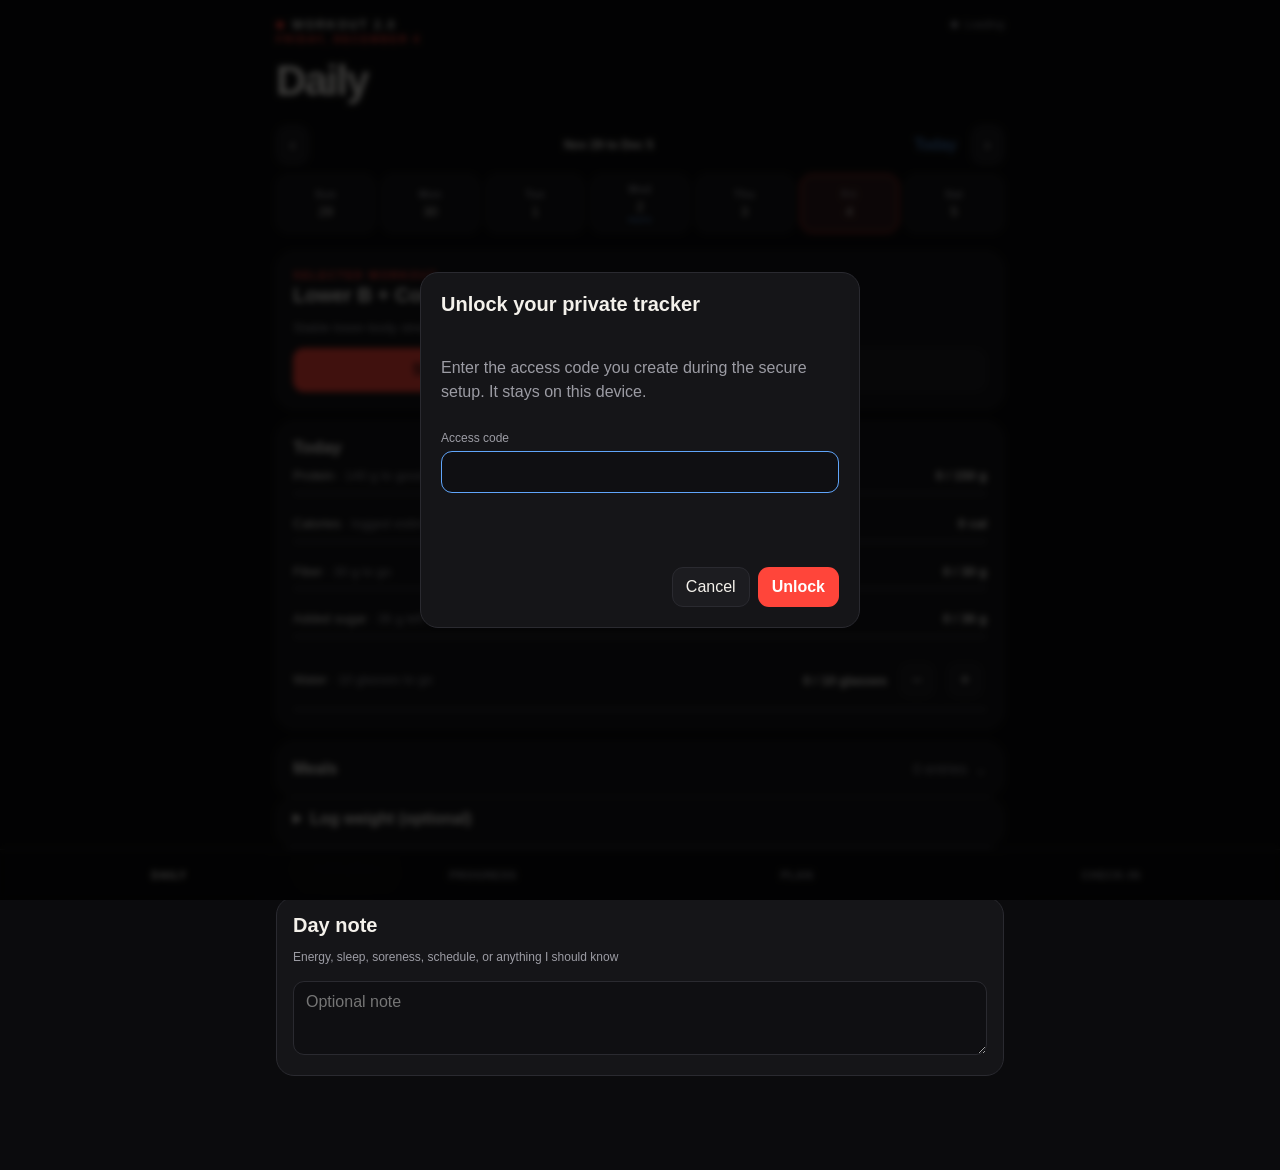
<file: index.html>
<!doctype html>
<html lang="en">
<head>
  <meta charset="utf-8">
  <meta name="viewport" content="width=device-width, initial-scale=1, viewport-fit=cover">
  <meta name="theme-color" content="#0b0b0d">
  <meta http-equiv="Content-Security-Policy" content="default-src 'self'; connect-src 'self' https://vinny-workout-api.vinny-olsauskas.workers.dev; img-src 'self' data: blob:; style-src 'self' 'unsafe-inline'; script-src 'self'; object-src 'none'; base-uri 'none'; form-action 'self'">
  <meta name="apple-mobile-web-app-capable" content="yes">
  <meta name="apple-mobile-web-app-status-bar-style" content="black-translucent">
  <meta name="apple-mobile-web-app-title" content="Workout 2.0">
  <title>Workout 2.0</title>
  <link rel="apple-touch-icon" href="icons/apple-touch-icon.png?v=2.16.42">
  <link rel="icon" type="image/png" sizes="192x192" href="icons/icon-192.png?v=2.16.42">
  <link rel="manifest" href="manifest.webmanifest?v=2.16.42">
  <link rel="stylesheet" href="styles.css?v=2.16.42">
</head>
<body>
  <div id="app" aria-live="polite"></div>
  <button type="button" id="toast" class="toast" aria-live="polite" hidden></button>
  <nav class="bottom-nav" aria-label="Main navigation">
    <button data-view="today">Daily</button>
    <button data-view="progress">Progress</button>
    <button data-view="plan">Plan</button>
    <button data-view="checkin">Check-in</button>
  </nav>

  <dialog id="access-dialog">
    <form method="dialog" id="access-form">
      <h2>Unlock your private tracker</h2>
      <p>Enter the access code you create during the secure setup. It stays on this device.</p>
      <label>Access code
        <input id="access-token" type="password" autocomplete="current-password" required>
      </label>
      <p id="access-error" class="error" role="alert"></p>
      <div class="dialog-actions">
        <button value="cancel" class="secondary">Cancel</button>
        <button value="default" id="access-submit">Unlock</button>
      </div>
    </form>
  </dialog>

  <dialog id="photo-dialog">
    <form method="dialog" id="photo-form">
      <h2 id="photo-title">Add progress photo</h2>
      <p id="photo-help">Use the same lighting, distance, posture, and clothing each time.</p>
      <div class="photo-source-actions">
        <button type="button" class="primary" data-pick-file="photo-camera-input">Take photo</button>
        <button type="button" class="secondary" data-pick-file="photo-input">Choose from library</button>
      </div>
      <input id="photo-camera-input" class="visually-hidden" type="file" accept="image/*" capture="environment">
      <input id="photo-input" class="visually-hidden" type="file" accept="image/*">
      <p id="photo-selection" class="notification-status">No photo selected</p>
      <p id="photo-error" class="error" role="alert"></p>
      <div class="dialog-actions">
        <button type="button" class="secondary" id="photo-cancel">Cancel</button>
        <button type="submit" id="photo-submit">Save photo</button>
      </div>
    </form>
  </dialog>

  <dialog id="treadmill-review" aria-labelledby="treadmill-review-title">
    <form method="dialog" id="treadmill-review-form">
      <h2 id="treadmill-review-title">Review treadmill results</h2>
      <p>Check the readings against your photo. Leave unknown values blank.</p>
      <details><summary>View photo</summary><img id="treadmill-review-photo" alt="Selected treadmill screen" style="max-width:100%;max-height:240px;object-fit:contain"></details>
      <ul id="treadmill-review-warnings" role="status"></ul>
      <div class="grid two">
        <label class="field">Elapsed minutes<input name="durationMinutes" type="number" min="0.001" step="any"></label>
        <label class="field">Distance, mi<input name="distanceMiles" type="number" min="0" step="any"></label>
        <label class="field">Screen calories<input name="calories" type="number" min="0" step="any"></label>
        <label class="field">Average speed, mph<input name="averageSpeedMph" type="number" min="0" step="any"></label>
        <label class="field">Incline<input name="incline" type="number" min="0" max="15" step="any"></label>
      </div>
      <div class="row wrap"><button type="button" class="secondary" data-close-cardio-dialog="treadmill-review">Cancel</button><button type="submit">Confirm</button></div>
    </form>
  </dialog>

  <dialog id="outdoor-cardio" aria-labelledby="outdoor-cardio-title">
    <form method="dialog" id="outdoor-cardio-form">
      <h2 id="outdoor-cardio-title">Log outdoor cardio</h2>
      <div class="grid two">
        <label class="field">Activity<select name="activity"><option value="walk">Walk</option><option value="run">Run</option></select></label>
        <label class="field">Date<input name="date" type="date" required></label>
        <label class="field">Time (Chicago)<input name="time" type="time" required></label>
        <label class="field">Distance, mi<input name="distanceMiles" type="number" min="0.001" step="any" required></label>
        <label class="field">Elapsed minutes<input name="durationMinutes" type="number" min="0.001" step="any" required></label>
      </div>
      <p id="outdoor-cardio-pace" class="notification-status" aria-live="polite"></p>
      <label class="field">Notes (optional)<textarea name="notes" maxlength="500"></textarea></label>
      <p id="outdoor-cardio-error" class="error" role="alert"></p>
      <div class="row wrap"><button type="button" class="secondary" data-close-cardio-dialog="outdoor-cardio">Cancel</button><button type="submit">Save</button></div>
    </form>
  </dialog>

  <dialog id="meal-dialog" aria-labelledby="food-sheet-title">
    <form method="dialog" id="meal-form">
      <header class="food-sheet-header">
        <button type="button" id="food-sheet-back" class="food-neutral food-icon" aria-label="Back" hidden>←</button>
        <h2 id="food-sheet-title">Log food</h2>
        <button value="cancel" id="meal-close" class="food-neutral food-icon" autofocus aria-label="Close Log food">×</button>
      </header>
      <div id="food-tabs" class="food-tabs" role="tablist" aria-label="Food entry method">
        <button type="button" id="food-tab-favorites" role="tab" data-food-tab="favorites" aria-controls="food-favorites" aria-selected="true">Favorites</button>
        <button type="button" id="food-tab-describe" role="tab" data-food-tab="describe" aria-controls="food-describe" aria-selected="false" tabindex="-1">Describe</button>
        <button type="button" id="food-tab-manual" role="tab" data-food-tab="manual" aria-controls="food-manual" aria-selected="false" tabindex="-1">Manual</button>
      </div>
      <div class="food-sheet-content">
        <section id="food-favorites" data-food-panel="favorites" role="tabpanel" aria-labelledby="food-tab-favorites">
          <div id="meal-favorites-slot"></div>
        </section>
        <section id="food-describe" data-food-panel="describe" role="tabpanel" aria-labelledby="food-tab-describe" hidden>
          <label>What did you have?
            <textarea id="meal-notes" placeholder="Describe the food, portion and anything added."></textarea>
          </label>
          <div id="meal-photo-options">
            <div class="photo-source-actions">
              <button type="button" class="food-neutral" data-pick-file="meal-photo-camera">Take photo</button>
              <button type="button" class="food-neutral" data-pick-file="meal-photo">Choose from library</button>
            </div>
            <input id="meal-photo-camera" class="visually-hidden" type="file" accept="image/*" capture="environment">
            <input id="meal-photo" class="visually-hidden" type="file" accept="image/*">
            <label class="food-check"><input id="keep-meal-photo" type="checkbox"> Save photo with this meal</label>
          </div>
          <div id="meal-photo-preview" class="meal-photo-preview" hidden><img id="meal-photo-preview-image" alt="Selected meal photo"><span id="meal-photo-status">Photo attached. Ready to estimate.</span></div>
        </section>
        <section id="food-manual" data-food-panel="manual" role="tabpanel" aria-labelledby="food-tab-manual" hidden>
          <div id="meal-manual-fields"></div>
        </section>
        <section id="meal-result" data-food-panel="review" aria-label="Review food" hidden>
          <div id="meal-review-fields">
            <div id="meal-fields">
              <label>Food name<input id="meal-result-name" autocomplete="off" placeholder="Food name"></label>
              <div id="favorite-portion-adjustment" class="food-portion">
                <span>Portion</span>
                <div class="food-portion-controls" aria-label="Portion">
                  <button type="button" class="food-neutral" data-favorite-portion="-0.5" aria-label="Decrease portion">−</button>
                  <input id="favorite-portion-quantity" type="number" inputmode="decimal" min="0.5" max="50" step="0.5" value="1" aria-label="Portion quantity">
                  <button type="button" class="food-neutral" data-favorite-portion="0.5" aria-label="Increase portion">+</button>
                </div>
              </div>
              <div class="macro-grid">
                <label>Calories<input id="meal-result-calories" type="number" inputmode="decimal" min="0" step="any"></label>
                <label>Protein, g<input id="meal-result-protein" type="number" inputmode="decimal" min="0" step="any"></label>
                <label>Carbs, g<input id="meal-result-carbs" type="number" inputmode="decimal" min="0" step="any"></label>
                <label>Fat, g<input id="meal-result-fat" type="number" inputmode="decimal" min="0" step="any"></label>
                <label>Fiber, g<input id="meal-result-fiber" type="number" inputmode="decimal" min="0" step="any"></label>
                <label>Added sugar, g<input id="meal-result-added-sugar" type="number" inputmode="decimal" min="0" step="any"></label>
              </div>
            </div>
          </div>
          <button type="button" id="meal-when-toggle" class="food-time food-neutral" aria-expanded="false" aria-controls="meal-when"><span id="meal-when-label">Today, now</span><span>· change</span></button>
          <div id="meal-when" class="food-when-fields" hidden>
            <label>Date<input id="meal-date" type="date"></label>
            <label>Time in Chicago<input id="meal-time" type="time"></label>
          </div>
          <details class="food-more-options">
            <summary>More options</summary>
            <div id="meal-confidence" class="food-estimate-note"></div>
            <div class="food-extra-nutrition">
              <label>Saturated fat, g<input id="meal-result-saturated-fat" type="number" inputmode="decimal" min="0" step="any"></label>
              <label>Sodium, mg<input id="meal-result-sodium" type="number" inputmode="decimal" min="0" step="any"></label>
            </div>
            <p id="meal-included-items"></p>
            <p id="meal-nutrition-basis"></p>
            <p id="meal-assumptions"></p>
            <div id="meal-existing-photo" class="existing-meal-photo" hidden></div>
            <label class="food-check"><input id="save-meal-favorite" type="checkbox"> Save as a favorite</label>
            <fieldset id="favorite-category-wrap" hidden>
              <legend>Favorite category</legend>
              <div class="category-options">
                <label><input type="radio" name="favorite-category" value="breakfast"> Breakfast</label>
                <label><input type="radio" name="favorite-category" value="lunch"> Lunch</label>
                <label><input type="radio" name="favorite-category" value="dinner"> Dinner</label>
                <label><input type="radio" name="favorite-category" value="snack"> Snack</label>
              </div>
              <p id="favorite-category-note"></p>
            </fieldset>
            <button type="button" id="duplicate-meal-edit" class="food-neutral" hidden>Duplicate meal</button>
          </details>
        </section>
        <section id="food-manage" data-food-panel="manage" aria-label="Manage favorites" hidden>
          <p class="food-manager-note">Name and category edits save automatically.</p>
          <div id="food-favorite-manager"></div>
        </section>
      </div>
      <p id="meal-error" class="error" role="alert"></p>
      <footer class="food-sheet-footer">
        <button type="button" id="food-manage-favorites" class="food-manage-link">Manage favorites</button>
        <button type="button" id="analyze-meal" class="food-accent" hidden>Estimate for me</button>
        <button type="button" id="manual-meal" class="food-neutral" hidden>Review</button>
        <button type="button" id="save-meal" class="food-accent" hidden>Save</button>
      </footer>
    </form>
  </dialog>

  <script src="workout-domain.js?v=2.16.42"></script>
  <script src="migration.js?v=2.16.42"></script>
  <script src="entry-timing.js?v=2.16.42"></script>
  <script src="app.js?v=2.16.42"></script>
</body>
</html>
</file>
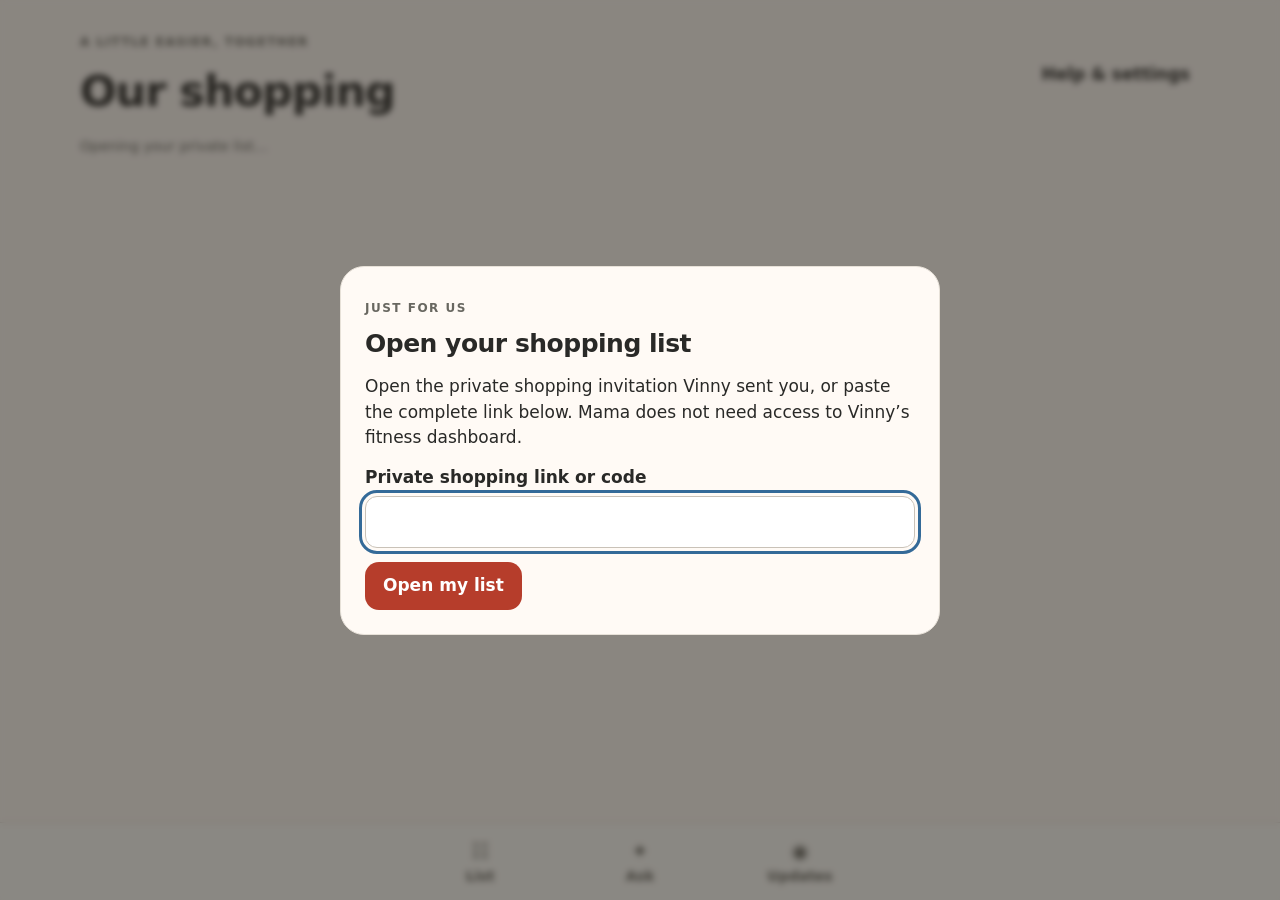
<file: shopping/index.html>
<!doctype html>
<html lang="en"><head><meta charset="utf-8"><meta name="viewport" content="width=device-width,initial-scale=1,viewport-fit=cover"><meta name="theme-color" content="#fffaf5"><meta name="apple-mobile-web-app-capable" content="yes"><meta name="apple-mobile-web-app-title" content="Our Shopping"><meta http-equiv="Content-Security-Policy" content="default-src 'self'; connect-src 'self' https://vinny-workout-api.vinny-olsauskas.workers.dev; img-src 'self' data: blob:; media-src 'self' blob:; style-src 'self'; script-src 'self'; object-src 'none'; base-uri 'none'; form-action 'self'"><title>Our Shopping</title><link rel="manifest" href="manifest.webmanifest"><link rel="apple-touch-icon" href="icons/apple-touch-icon.png"><link rel="stylesheet" href="shopping.css?v=1.0.1"></head>
<body><header class="masthead"><div><p class="eyebrow">A little easier, together</p><h1>Our shopping</h1></div><button id="settings" class="quiet">Help & settings</button></header><div class="connection" id="connection" role="status">Opening your private list…</div><main id="content"></main><nav class="tabs" aria-label="Shopping navigation"><button data-tab="list">☷ <span>List</span></button><button data-tab="ask">✦ <span>Ask</span></button><button data-tab="updates">◉ <span>Updates</span></button></nav>
<dialog id="editor"><form id="editor-form"><div class="dialog-title"><h2 id="editor-title"></h2><button type="button" id="close-editor" class="quiet" aria-label="Close">Close</button></div><div id="editor-fields"></div><p id="editor-error" role="alert"></p><div class="actions"><button type="submit" id="editor-save">Save</button><button type="button" id="cancel-editor" class="secondary">Cancel</button></div></form></dialog>
<dialog id="access"><form id="access-form"><p class="eyebrow">Just for us</p><h2>Open your shopping list</h2><p>Open the private shopping invitation Vinny sent you, or paste the complete link below. Mama does not need access to Vinny’s fitness dashboard.</p><label>Private shopping link or code<input id="access-code" type="password" autocomplete="off" autocapitalize="none" spellcheck="false" required></label><p id="access-error" role="alert"></p><button type="submit">Open my list</button><button type="button" id="use-vinny" class="secondary" hidden>Vinny: use my saved dashboard access</button></form></dialog>
<div id="notice" role="status" hidden></div><script src="shopping.js?v=1.0.1"></script></body></html>
</file>
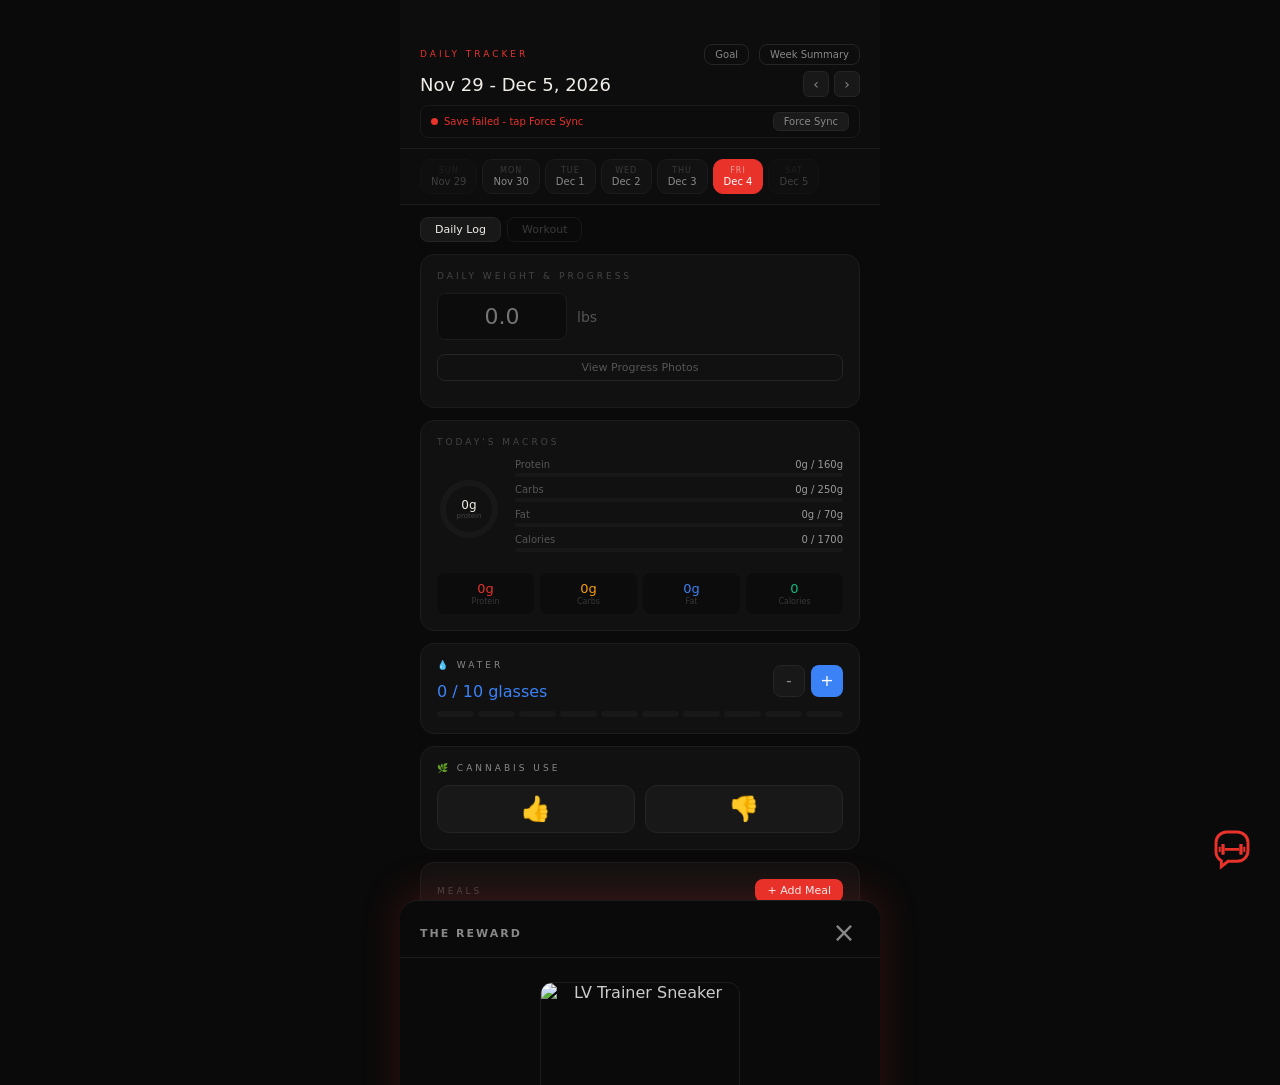
<file: index_legacy.html>
<!DOCTYPE html>
<html lang="en">
<head>
<meta charset="UTF-8">
<meta name="viewport" content="width=device-width, initial-scale=1.0, viewport-fit=cover">
<meta name="apple-mobile-web-app-capable" content="yes">
<meta name="apple-mobile-web-app-status-bar-style" content="black-translucent">
<meta name="apple-mobile-web-app-title" content="My Tracker">
<title>My Tracker</title>
<style>
*{box-sizing:border-box;margin:0;padding:0;-webkit-tap-highlight-color:transparent;}
body{background:#0a0a0a;color:#ccc;font-family:-apple-system,BlinkMacSystemFont,system-ui,sans-serif;max-width:480px;margin:0 auto;padding-bottom:100px;min-height:100vh;}
button,textarea,input{font-family:inherit;}
.hdr{padding:44px 20px 10px;background:#0d0d0d;border-bottom:1px solid #1c1c1c;position:sticky;top:0;z-index:100;}
.hlbl{font-size:9px;letter-spacing:3px;color:#e8322a;text-transform:uppercase;margin-bottom:2px;}
.hrow{display:flex;justify-content:space-between;align-items:center;}
.htitle{font-size:18px;font-weight:500;color:#f0ede8;}
.navb{display:flex;gap:5px;align-items:center;}
.nbtn{background:#181818;border:1px solid #252525;border-radius:6px;width:26px;height:26px;color:#888;font-size:14px;cursor:pointer;display:flex;align-items:center;justify-content:center;}
.wsbtn{background:transparent;border:1px solid #252525;border-radius:8px;padding:4px 10px;font-size:10px;color:#888;cursor:pointer;margin-left:4px;white-space:nowrap;}
.wsbtn.on{border-color:#e8322a;color:#e8322a;}
.sync-bar{display:flex;align-items:center;gap:6px;margin-top:6px;padding:6px 10px;background:#0c0c0c;border-radius:8px;border:1px solid #1a1a1a;}
.sync-dot{width:7px;height:7px;border-radius:50%;flex-shrink:0;}
.sync-txt{font-size:10px;flex:1;}
.sync-btn{background:#1a1a1a;border:1px solid #252525;border-radius:6px;padding:3px 10px;font-size:10px;color:#888;cursor:pointer;white-space:nowrap;}
.tabs{display:flex;gap:5px;padding:10px 20px;overflow-x:auto;background:#0d0d0d;border-bottom:1px solid #1c1c1c;scrollbar-width:none;}
.tabs::-webkit-scrollbar{display:none;}
.tab{flex-shrink:0;border-radius:10px;padding:6px 10px;text-align:center;border:1px solid #1c1c1c;background:#121212;cursor:pointer;}
.tab.on{background:#e8322a;border-color:#e8322a;}
.tab.rest{opacity:0.4;}
.tday{font-size:8px;letter-spacing:1px;color:#3a3a3a;text-transform:uppercase;margin-bottom:1px;}
.tab.on .tday{color:rgba(255,255,255,0.5);}
.ttype{font-size:10px;font-weight:500;color:#888;}
.tab.on .ttype{color:#fff;}
.tdone{font-size:7px;color:#e8322a;margin-top:2px;}
.tab.on .tdone{color:rgba(255,255,255,0.7);}
.vtog{display:flex;gap:6px;padding:12px 20px 0;}
.vbtn{background:transparent;border:1px solid #181818;border-radius:8px;padding:5px 14px;color:#3a3a3a;font-size:11px;cursor:pointer;}
.vbtn.on{background:#181818;border-color:#252525;color:#f0ede8;font-weight:500;}
.pg{padding:12px 20px 0;}
.card{background:#111;border:1px solid #1c1c1c;border-radius:14px;padding:16px;margin-bottom:12px;}
.slbl{font-size:9px;letter-spacing:3px;color:#444;text-transform:uppercase;margin-bottom:12px;}
.bar{margin-bottom:7px;}
.blr{display:flex;justify-content:space-between;font-size:10px;color:#555;margin-bottom:3px;}
.bt{background:#181818;border-radius:3px;height:4px;}
.bf{height:100%;border-radius:3px;}
.chips{display:grid;grid-template-columns:repeat(4,1fr);gap:6px;}
.chip{background:#0c0c0c;border-radius:8px;padding:8px 4px;text-align:center;}
.cv{font-size:13px;font-weight:500;}
.cl{font-size:8px;color:#383838;margin-top:1px;}
.wseg{flex:1;height:6px;border-radius:3px;background:#181818;cursor:pointer;}
.wseg.on{background:#3b82f6;}
.addbtn{background:#e8322a;border:none;border-radius:8px;padding:5px 12px;color:#fff;font-size:11px;font-weight:500;cursor:pointer;}
.mta{width:100%;background:#111;border:1px solid #1c1c1c;border-radius:8px;color:#f0ede8;font-size:12px;padding:10px;resize:none;height:60px;margin-bottom:8px;display:block;}
.phbtn{width:100%;background:#111;border:1px dashed #252525;border-radius:8px;padding:10px 0;color:#444;font-size:12px;cursor:pointer;margin-bottom:10px;}
.cancelbtn{flex:1;background:transparent;border:1px solid #252525;border-radius:8px;color:#555;font-size:12px;padding:8px 0;cursor:pointer;}
.anlzbtn{flex:2;background:#e8322a;border:none;border-radius:8px;color:#fff;font-size:12px;font-weight:500;padding:8px 0;cursor:pointer;}
.anlzbtn:disabled{background:#252525;opacity:0.5;}
.ex-card{border-radius:12px;padding:13px 14px;margin-bottom:8px;border:1px solid #1c1c1c;background:#111;}
.ex-card.done{border-left:3px solid #10b981;}
.ex-card.prog{border:1px solid #f59e0b;border-left:3px solid #f59e0b;}
.ex-card.todo{opacity:0.5;}
.ex-circle-done{width:20px;height:20px;border-radius:50%;background:#10b981;display:flex;align-items:center;justify-content:center;flex-shrink:0;cursor:pointer;}
.ex-circle-prog{width:20px;height:20px;border-radius:50%;border:2px solid #f59e0b;display:flex;align-items:center;justify-content:center;flex-shrink:0;cursor:pointer;}
.ex-circle-todo{width:20px;height:20px;border-radius:50%;border:1.5px solid #252525;flex-shrink:0;cursor:pointer;}
.demo-btn{background:#0c0c0c;border:1px solid #252525;border-radius:6px;padding:4px 8px;font-size:10px;color:#888;cursor:pointer;white-space:nowrap;flex-shrink:0;}
.demo-btn.on{background:#f59e0b;border-color:#f59e0b;color:#000;font-weight:500;}
.erbtn{background:#0c0c0c;border:1px solid #252525;border-radius:6px;padding:5px 11px;font-size:11px;cursor:pointer;color:#888;}
.erbtn.sel{border-color:#10b981;background:#0a1a0f;color:#10b981;}
.ex-note{background:#0c0c0c;border:1px solid #1a1a1a;border-radius:8px;padding:8px 10px;font-size:12px;color:#555;cursor:pointer;margin-top:8px;}
.ex-note.has{color:#888;}
.ex-textarea{width:100%;background:#0c0c0c;border:1px solid #f59e0b;border-radius:8px;color:#f0ede8;font-size:12px;padding:8px 10px;resize:none;height:56px;display:block;margin-top:8px;}
.cann-btn{flex:1;height:48px;border-radius:12px;border:1px solid #252525;background:#181818;cursor:pointer;display:flex;align-items:center;justify-content:center;font-size:24px;font-family:inherit;line-height:1;transition:all 0.15s;-webkit-tap-highlight-color:rgba(232,50,42,0.15);}
.cann-btn:active{transform:scale(0.96);}
.cann-used{border-color:#e8322a;background:rgba(232,50,42,0.09);}
.cann-clean{border-color:#10b981;background:rgba(16,185,129,0.09);}
.cann-note{width:100%;background:#0c0c0c;border:1px solid #252525;border-radius:8px;color:#f0ede8;font-size:16px;padding:9px 11px;resize:none;height:54px;display:block;margin-top:10px;font-family:inherit;line-height:1.4;}
.cann-note:focus{outline:none;border-color:#e8322a;}
.pgtoggle{background:transparent;border:1px solid #252525;border-radius:8px;padding:6px 14px;color:#555;font-size:11px;cursor:pointer;width:100%;margin:10px 0;}
.pgrid{display:grid;grid-template-columns:1fr 1fr;gap:10px;margin-bottom:4px;}
.pslot{background:#0c0c0c;border:1px dashed #252525;border-radius:10px;aspect-ratio:3/4;position:relative;overflow:hidden;cursor:pointer;}
.pslot.has{border-style:solid;border-color:#1c1c1c;}
.pimg{width:100%;height:100%;object-fit:cover;display:block;}
.prem{position:absolute;top:6px;right:6px;background:rgba(0,0,0,0.75);border:none;border-radius:50%;width:24px;height:24px;color:#fff;font-size:11px;cursor:pointer;z-index:2;}
.ptyp{position:absolute;bottom:6px;left:0;right:0;text-align:center;font-size:9px;color:rgba(255,255,255,0.5);letter-spacing:1px;text-transform:uppercase;}
.drow{display:flex;justify-content:space-between;align-items:center;padding:10px 0;border-bottom:1px solid #181818;cursor:pointer;}
.drow.rest{opacity:0.3;}
.wchart{display:flex;align-items:flex-end;gap:4px;height:56px;padding-top:8px;border-top:1px solid #181818;margin-top:12px;}
.wbarw{flex:1;display:flex;flex-direction:column;align-items:center;gap:2px;}
.wbar{width:100%;border-radius:3px 3px 0 0;min-height:2px;}
.expbtn{width:100%;background:#e8322a;border:none;border-radius:8px;padding:10px 0;color:#fff;font-size:13px;font-weight:500;margin-top:12px;cursor:pointer;}
.expbtn:disabled{background:#252525;color:#555;}
.expbtn.done{background:#10b981;}
.arch-card{background:#111;border:1px solid #1c1c1c;border-radius:14px;padding:16px;margin-bottom:10px;cursor:pointer;}
.arch-card.open{border-color:#e8322a;}
.wo-notes-textarea{width:100%;background:#0c0c0c;border:1px solid #252525;border-radius:8px;color:#f0ede8;font-size:12px;padding:8px 10px;resize:none;height:72px;display:block;}
.wo-notes-textarea:focus{outline:none;border-color:#444;}
.tg-fab{position:fixed;bottom:24px;right:20px;width:56px;height:56px;border-radius:50%;background:transparent;border:none;cursor:pointer;z-index:200;display:flex;align-items:center;justify-content:center;transition:transform 0.15s ease;padding:0;}
.tg-fab:active{transform:scale(0.92);}
.tg-fab svg{width:48px;height:48px;animation:tg-glow 2.2s ease-in-out infinite;}
@keyframes tg-glow{0%,100%{filter:drop-shadow(0 0 4px rgba(232,50,42,0.3));}50%{filter:drop-shadow(0 0 12px rgba(232,50,42,0.95));}}
.tg-overlay{position:fixed;inset:0;background:rgba(0,0,0,0.6);z-index:300;display:none;}
.tg-overlay.on{display:block;}
.tg-panel{position:fixed;left:0;right:0;bottom:0;top:5vh;background:#0a0a0a;z-index:301;border-radius:16px 16px 0 0;border-top:1px solid #1c1c1c;display:none;flex-direction:column;max-width:480px;margin:0 auto;}
.tg-panel.on{display:flex;}
.tg-hdr{display:flex;align-items:center;justify-content:space-between;padding:18px 20px 14px;border-bottom:1px solid #1c1c1c;flex-shrink:0;}
.tg-hdr-l{display:flex;align-items:center;gap:10px;}
.tg-hdr-icon{width:32px;height:32px;border-radius:50%;background:#e8322a;display:flex;align-items:center;justify-content:center;}
.tg-hdr-icon svg{width:22px;height:22px;}
.tg-hdr-name{font-size:14px;font-weight:600;color:#f0ede8;letter-spacing:0.5px;}
.tg-hdr-sub{font-size:9px;letter-spacing:2px;color:#444;text-transform:uppercase;margin-top:1px;}
.tg-close{background:#181818;border:1px solid #252525;border-radius:6px;width:28px;height:28px;color:#888;font-size:14px;cursor:pointer;display:flex;align-items:center;justify-content:center;}
.tg-msgs{flex:1;overflow-y:auto;padding:16px 20px;display:flex;flex-direction:column;gap:10px;overscroll-behavior:contain;-webkit-overflow-scrolling:touch;}
.tg-msgs::-webkit-scrollbar{width:0;}
body.tg-locked{position:fixed;width:100%;overflow:hidden;}
.tg-empty{text-align:center;color:#3a3a3a;font-size:12px;padding:30px 10px;line-height:1.6;}
.tg-empty-title{color:#888;font-size:13px;margin-bottom:14px;}
.tg-quick{display:flex;flex-direction:column;gap:6px;margin-top:14px;}
.tg-qbtn{background:#0c0c0c;border:1px solid #1c1c1c;border-radius:10px;padding:10px 12px;color:#888;font-size:12px;text-align:left;cursor:pointer;font-family:inherit;}
.tg-qbtn:active{background:#141414;}
.tg-msg{max-width:85%;padding:10px 13px;border-radius:14px;font-size:13px;line-height:1.5;word-wrap:break-word;white-space:pre-wrap;}
.tg-msg.me{align-self:flex-end;background:#e8322a;color:#fff;border-bottom-right-radius:4px;}
.tg-msg.tg{align-self:flex-start;background:#141414;color:#e0ddd8;border:1px solid #1c1c1c;border-bottom-left-radius:4px;}
.tg-msg.thinking{align-self:flex-start;background:#141414;color:#666;border:1px solid #1c1c1c;font-style:italic;font-size:12px;}
.tg-img-preview{align-self:flex-end;max-width:75%;border-radius:12px;border-bottom-right-radius:4px;overflow:hidden;border:1px solid rgba(232,50,42,0.3);}
.tg-img-preview img{width:100%;display:block;max-height:200px;object-fit:cover;}
.tg-photo-btn{background:transparent;border:none;color:#555;cursor:pointer;padding:0;width:36px;height:40px;display:flex;align-items:center;justify-content:center;flex-shrink:0;}
.tg-photo-btn:active{color:#e8322a;}
.tg-photo-btn svg{width:20px;height:20px;}
.tg-meal-card{align-self:flex-start;background:#111;border:1px solid #e8322a;border-radius:14px;border-bottom-left-radius:4px;padding:14px;max-width:90%;width:100%;}
.tg-meal-card-title{font-size:9px;letter-spacing:2px;color:#e8322a;text-transform:uppercase;margin-bottom:8px;}
.tg-meal-card-name{font-size:14px;font-weight:500;color:#f0ede8;margin-bottom:10px;}
.tg-meal-card-macros{display:grid;grid-template-columns:repeat(4,1fr);gap:4px;margin-bottom:12px;}
.tg-meal-macro{background:#0c0c0c;border-radius:6px;padding:6px 4px;text-align:center;}
.tg-meal-macro-val{font-size:13px;font-weight:500;color:#f0ede8;}
.tg-meal-macro-lbl{font-size:8px;color:#444;margin-top:1px;text-transform:uppercase;letter-spacing:1px;}
.tg-meal-btns{display:flex;gap:8px;}
.tg-meal-confirm{flex:1;background:#e8322a;border:none;border-radius:8px;padding:9px 0;color:#fff;font-size:12px;font-weight:500;cursor:pointer;font-family:inherit;}
.tg-meal-cancel{background:#1a1a1a;border:1px solid #252525;border-radius:8px;padding:9px 14px;color:#888;font-size:12px;cursor:pointer;font-family:inherit;}
.tg-input-row{display:flex;gap:8px;padding:12px 16px 18px;border-top:1px solid #1c1c1c;flex-shrink:0;background:#0a0a0a;}
.tg-input{flex:1;background:#0c0c0c;border:1px solid #252525;border-radius:18px;color:#f0ede8;font-size:16px;padding:10px 14px;font-family:inherit;resize:none;max-height:90px;min-height:40px;line-height:1.4;}
.tg-input:focus{outline:none;border-color:#444;}
.tg-send{background:#e8322a;border:none;border-radius:50%;width:40px;height:40px;color:#fff;cursor:pointer;flex-shrink:0;display:flex;align-items:center;justify-content:center;}
.tg-send:disabled{background:#252525;color:#555;cursor:not-allowed;}
.tg-send svg{width:18px;height:18px;}
.tg-clear{background:transparent;border:none;color:#3a3a3a;font-size:10px;letter-spacing:1px;text-transform:uppercase;cursor:pointer;padding:0;margin-right:10px;}
.goal-card{background:#111;border:1px solid #1c1c1c;border-radius:14px;padding:16px;margin-bottom:12px;position:relative;overflow:hidden;transition:background 0.6s ease;}
.goal-bar-track{background:#181818;border-radius:3px;height:5px;position:relative;overflow:hidden;}
.goal-bar-fill{height:100%;border-radius:3px;position:relative;overflow:hidden;}
.goal-bar-fill.shimmer::after{content:"";position:absolute;top:0;left:-50%;width:50%;height:100%;background:linear-gradient(90deg,transparent,rgba(255,255,255,0.35),transparent);animation:goal-shimmer 2.4s linear infinite;}
@keyframes goal-shimmer{0%{left:-50%;}100%{left:150%;}}
.goal-bar-fill.glow-green{box-shadow:0 0 8px rgba(16,185,129,0.5);}
.goal-bar-fill.locked-in{animation:goal-bar-locked 1.6s ease-in-out infinite;}
@keyframes goal-bar-locked{0%,100%{box-shadow:0 0 6px rgba(16,185,129,0.4);}50%{box-shadow:0 0 16px rgba(16,185,129,0.95);}}
.goal-lock{display:inline-block;transition:all 0.4s ease;}
.goal-lock.gl-1{animation:gl-pulse-1 5s ease-in-out infinite;filter:drop-shadow(0 0 2px rgba(232,50,42,0.4));}
.goal-lock.gl-2{animation:gl-pulse-2 4.5s ease-in-out infinite;filter:drop-shadow(0 0 4px rgba(232,50,42,0.55));}
.goal-lock.gl-3{animation:gl-pulse-3 4s ease-in-out infinite;filter:drop-shadow(0 0 6px rgba(232,50,42,0.65));}
.goal-lock.gl-4{animation:gl-pulse-4 3.4s ease-in-out infinite;filter:drop-shadow(0 0 7px rgba(232,50,42,0.7));}
.goal-lock.gl-5{animation:gl-pulse-5 3s ease-in-out infinite;filter:drop-shadow(0 0 8px rgba(232,50,42,0.75));}
.goal-lock.gl-6{animation:gl-pulse-6 2.6s ease-in-out infinite;filter:drop-shadow(0 0 9px rgba(232,50,42,0.8));}
.goal-lock.gl-7{animation:gl-pulse-7 2.3s ease-in-out infinite;filter:drop-shadow(0 0 11px rgba(232,50,42,0.85));}
.goal-lock.gl-8{animation:gl-pulse-8 2s ease-in-out infinite,gl-tremor 8s ease-in-out infinite;filter:drop-shadow(0 0 13px rgba(232,50,42,0.9));}
.goal-lock.gl-9{animation:gl-pulse-9 1.7s ease-in-out infinite,gl-tremor 5s ease-in-out infinite;filter:drop-shadow(0 0 15px rgba(232,50,42,0.95));}
.goal-lock.gl-10{animation:gl-pulse-10 1.4s ease-in-out infinite,gl-tremor 3s ease-in-out infinite;filter:drop-shadow(0 0 18px rgba(232,50,42,1));}
.goal-lock.gl-unlocked{animation:gl-unlocked-pulse 2s ease-in-out infinite;filter:drop-shadow(0 0 16px rgba(16,185,129,0.95));}
@keyframes gl-pulse-1{0%,100%{filter:drop-shadow(0 0 2px rgba(232,50,42,0.3));}50%{filter:drop-shadow(0 0 5px rgba(232,50,42,0.55));}}
@keyframes gl-pulse-2{0%,100%{filter:drop-shadow(0 0 3px rgba(232,50,42,0.4));}50%{filter:drop-shadow(0 0 7px rgba(232,50,42,0.7));}}
@keyframes gl-pulse-3{0%,100%{filter:drop-shadow(0 0 4px rgba(232,50,42,0.5));}50%{filter:drop-shadow(0 0 9px rgba(232,50,42,0.8));}}
@keyframes gl-pulse-4{0%,100%{filter:drop-shadow(0 0 5px rgba(232,50,42,0.55));}50%{filter:drop-shadow(0 0 11px rgba(232,50,42,0.85));}}
@keyframes gl-pulse-5{0%,100%{filter:drop-shadow(0 0 6px rgba(232,50,42,0.6));}50%{filter:drop-shadow(0 0 13px rgba(232,50,42,0.9));}}
@keyframes gl-pulse-6{0%,100%{filter:drop-shadow(0 0 7px rgba(232,50,42,0.65));}50%{filter:drop-shadow(0 0 14px rgba(232,50,42,0.95));}}
@keyframes gl-pulse-7{0%,100%{filter:drop-shadow(0 0 8px rgba(232,50,42,0.7));}50%{filter:drop-shadow(0 0 16px rgba(232,50,42,1));}}
@keyframes gl-pulse-8{0%,100%{filter:drop-shadow(0 0 9px rgba(232,50,42,0.75));}50%{filter:drop-shadow(0 0 18px rgba(232,50,42,1));}}
@keyframes gl-pulse-9{0%,100%{filter:drop-shadow(0 0 10px rgba(232,50,42,0.8));}50%{filter:drop-shadow(0 0 20px rgba(232,50,42,1));}}
@keyframes gl-pulse-10{0%,100%{filter:drop-shadow(0 0 12px rgba(232,50,42,0.85));}50%{filter:drop-shadow(0 0 24px rgba(232,50,42,1));}}
@keyframes gl-tremor{0%,93%,100%{transform:translateX(0) rotate(0deg);}94%{transform:translateX(-1px) rotate(-2deg);}95%{transform:translateX(1px) rotate(2deg);}96%{transform:translateX(-1px) rotate(-1deg);}97%{transform:translateX(1px) rotate(1deg);}98%{transform:translateX(0) rotate(0deg);}}
@keyframes gl-unlocked-pulse{0%,100%{filter:drop-shadow(0 0 12px rgba(16,185,129,0.7));}50%{filter:drop-shadow(0 0 22px rgba(16,185,129,1));}}
.goal-shoe{transition:filter 0.6s ease;}
.goal-shoe.aura-1{filter:drop-shadow(0 0 4px rgba(232,50,42,0.25));}
.goal-shoe.aura-2{filter:drop-shadow(0 0 6px rgba(232,50,42,0.35));animation:goal-shoe-breath 4s ease-in-out infinite;}
.goal-shoe.aura-3{filter:drop-shadow(0 0 9px rgba(232,50,42,0.5));animation:goal-shoe-breath 3.4s ease-in-out infinite;}
.goal-shoe.aura-4{filter:drop-shadow(0 0 12px rgba(232,50,42,0.65));animation:goal-shoe-breath 2.8s ease-in-out infinite;}
.goal-shoe.aura-5{filter:drop-shadow(0 0 18px rgba(232,50,42,0.8));animation:goal-shoe-breath 2.2s ease-in-out infinite;}
.goal-shoe.aura-earned{filter:drop-shadow(0 0 16px rgba(212,175,55,0.85));animation:goal-shoe-gold 3s ease-in-out infinite;}
@keyframes goal-shoe-breath{0%,100%{transform:scale(1);}50%{transform:scale(1.04);}}
@keyframes goal-shoe-gold{0%,100%{filter:drop-shadow(0 0 12px rgba(212,175,55,0.7));}50%{filter:drop-shadow(0 0 24px rgba(212,175,55,1));}}
.goal-days-num{transition:color 0.6s ease;}
.goal-days-num.dn-1{animation:goal-days-pulse 4s ease-in-out infinite;}
.goal-days-num.dn-2{animation:goal-days-pulse 3s ease-in-out infinite;}
.goal-days-num.dn-3{animation:goal-days-flicker 0.15s steps(2,end) infinite,goal-days-pulse 2s ease-in-out infinite;}
@keyframes goal-days-pulse{0%,100%{opacity:0.95;text-shadow:0 0 4px rgba(232,50,42,0.4);}50%{opacity:1;text-shadow:0 0 12px rgba(232,50,42,0.85);}}
@keyframes goal-days-flicker{0%{opacity:1;}50%{opacity:0.7;}}
.goal-card.tier-warm{background:linear-gradient(180deg,#120e0e 0%,#111 100%);}
.goal-card.tier-hot{background:linear-gradient(180deg,#1a0c0c 0%,#120e0e 100%);}
.goal-card.tier-final{background:linear-gradient(180deg,#220e0e 0%,#160e0e 100%);}
.goal-card.tier-earned{background:linear-gradient(180deg,#0a1a0f 0%,#0e1612 100%);}
.goal-ember{position:absolute;bottom:-8px;width:3px;height:3px;border-radius:50%;background:#e8322a;opacity:0;pointer-events:none;}
.goal-ember.on{animation:goal-ember-rise 4s linear infinite;}
@keyframes goal-ember-rise{0%{bottom:-8px;opacity:0;transform:translateX(0);}10%{opacity:0.85;}90%{opacity:0.4;}100%{bottom:100%;opacity:0;transform:translateX(15px);}}
.goal-lightning{position:absolute;inset:0;background:radial-gradient(ellipse at 50% 30%,rgba(255,200,180,0.18),transparent 60%);opacity:0;pointer-events:none;border-radius:14px;}
.goal-lightning.on{animation:goal-lightning-flash 12s ease-in-out infinite;}
.goal-lightning.fast{animation:goal-lightning-flash 7s ease-in-out infinite;}
.goal-lightning.faster{animation:goal-lightning-flash 4s ease-in-out infinite;}
@keyframes goal-lightning-flash{0%,93%,100%{opacity:0;}94%{opacity:0.7;}95%{opacity:0.2;}96%{opacity:0.85;}97%{opacity:0;}}
.goal-pill{display:inline-block;background:#0a1a0f;border:1px solid #10b981;border-radius:10px;padding:2px 8px;font-size:8px;letter-spacing:1.5px;color:#10b981;text-transform:uppercase;margin-left:6px;animation:goal-pill-in 0.5s ease;font-weight:500;}
@keyframes goal-pill-in{0%{transform:scale(0.5);opacity:0;}80%{transform:scale(1.1);opacity:1;}100%{transform:scale(1);opacity:1;}}
.goal-earned-banner{background:linear-gradient(90deg,#0a1a0f 0%,#0e2018 100%);border:1px solid #10b981;border-radius:10px;padding:14px;text-align:center;margin-top:12px;animation:goal-banner-in 0.8s ease;position:relative;overflow:hidden;}
@keyframes goal-banner-in{0%{transform:translateY(-10px);opacity:0;}100%{transform:translateY(0);opacity:1;}}
.goal-earned-banner::before{content:"";position:absolute;top:0;left:-100%;width:100%;height:100%;background:linear-gradient(90deg,transparent,rgba(16,185,129,0.25),transparent);animation:goal-shimmer 3s linear infinite;}
.goal-buy-btn{display:inline-block;background:#e8322a;border:none;border-radius:8px;padding:8px 16px;color:#fff;font-size:12px;font-weight:600;text-decoration:none;margin-top:8px;animation:goal-buy-pulse 1.6s ease-in-out infinite;}
@keyframes goal-buy-pulse{0%,100%{box-shadow:0 0 8px rgba(232,50,42,0.5);transform:scale(1);}50%{box-shadow:0 0 18px rgba(232,50,42,0.95);transform:scale(1.03);}}
.goal-section-header{transition:color 0.6s ease;}
.goal-section-header.heat-2{color:#5a3a3a !important;}
.goal-section-header.heat-3{color:#8a4040 !important;}
.goal-section-header.heat-4{color:#a04030 !important;}
.shoe-row-tap{cursor:pointer;-webkit-tap-highlight-color:rgba(232,50,42,0.15);transition:background 0.2s;}
.shoe-row-tap:active{background:#161616;}
.sm-overlay{position:fixed;inset:0;background:rgba(0,0,0,0.7);z-index:310;display:none;opacity:0;transition:opacity 0.3s ease;}
.sm-overlay.on{display:block;opacity:1;}
.sm-panel{position:fixed;left:0;right:0;bottom:0;background:#0a0a0a;z-index:311;border-radius:18px 18px 0 0;border-top:1px solid #1c1c1c;box-shadow:0 -8px 40px rgba(232,50,42,0.18);max-width:480px;margin:0 auto;transform:translateY(100%);transition:transform 0.5s cubic-bezier(0.22,1,0.36,1);max-height:92vh;overflow-y:auto;-webkit-overflow-scrolling:touch;overscroll-behavior:contain;}
.sm-panel.on{transform:translateY(0);}
.sm-hdr{display:flex;align-items:center;justify-content:space-between;padding:16px 20px 8px;border-bottom:1px solid #1c1c1c;}
.sm-hdr-lbl{font-size:11px;font-weight:600;letter-spacing:2px;color:#888;text-transform:uppercase;}
.sm-close{background:transparent;border:none;color:#888;font-size:28px;line-height:1;cursor:pointer;padding:0 4px;width:32px;height:32px;display:flex;align-items:center;justify-content:center;border-radius:50%;transition:background 0.15s,color 0.15s;}
.sm-close:active{background:#1c1c1c;color:#fff;}
.sm-hero{padding:24px 20px 16px;text-align:center;}
.sm-hero-img{width:200px;height:140px;object-fit:cover;border-radius:12px;border:1px solid #1c1c1c;display:block;margin:0 auto 16px;}
.sm-hero-name{font-size:17px;font-weight:500;color:#f0ede8;margin-bottom:4px;}
.sm-hero-price{font-size:26px;font-weight:700;color:#fff;letter-spacing:0.5px;}
.sm-hero-tax{font-size:11px;color:#888;letter-spacing:1.5px;text-transform:uppercase;margin-top:4px;}
.sm-divider{height:1px;background:#1c1c1c;margin:0 20px;}
.sm-details{display:grid;grid-template-columns:repeat(3,1fr);padding:18px 20px;gap:8px;}
.sm-detail-cell{text-align:center;}
.sm-detail-lbl{font-size:9px;color:#666;letter-spacing:1.5px;text-transform:uppercase;margin-bottom:4px;font-weight:600;}
.sm-detail-val{font-size:13px;color:#f0ede8;font-weight:500;}
.sm-actions{padding:8px 20px 24px;display:flex;flex-direction:column;gap:10px;}
.sm-btn-primary{display:flex;align-items:center;justify-content:center;gap:8px;background:#e8322a;border:none;border-radius:10px;padding:14px 16px;color:#fff;font-size:15px;font-weight:600;cursor:pointer;text-decoration:none;-webkit-tap-highlight-color:transparent;transition:transform 0.1s,box-shadow 0.2s;}
.sm-btn-primary:active{transform:scale(0.98);}
.sm-btn-primary:hover{box-shadow:0 0 20px rgba(232,50,42,0.5);}
.sm-btn-secondary{background:transparent;border:1px solid #2a2a2a;border-radius:10px;padding:12px 16px;color:#999;font-size:14px;font-weight:500;cursor:pointer;-webkit-tap-highlight-color:transparent;}
.sm-btn-secondary:active{background:#1c1c1c;}
</style>
</head>
<body>
<div id="root"><div style="color:#e8322a;padding:40px 20px;font-size:14px;">Loading your data...</div></div>
<button id="tg-fab" class="tg-fab" onclick="tgToggle()" aria-label="Open TrainerGPT" style="display:none">
  <svg viewBox="0 0 36 36" fill="none" xmlns="http://www.w3.org/2000/svg">
    <path d="M6 14a8 8 0 0 1 8-8h8a8 8 0 0 1 8 8v6a8 8 0 0 1-8 8h-7l-5 4v-4.5A8 8 0 0 1 6 20v-6z" fill="none" stroke="#e8322a" stroke-width="2.2"/>
    <rect x="10" y="15" width="2.5" height="8" rx="0.5" fill="#e8322a"/>
    <rect x="23.5" y="15" width="2.5" height="8" rx="0.5" fill="#e8322a"/>
    <rect x="8" y="17" width="1.5" height="4" rx="0.4" fill="#e8322a"/>
    <rect x="26.5" y="17" width="1.5" height="4" rx="0.4" fill="#e8322a"/>
    <rect x="12.5" y="18" width="11" height="2" rx="0.5" fill="#e8322a"/>
  </svg>
</button>
<div id="tg-overlay" class="tg-overlay" onclick="tgToggle()"></div>
<div id="tg-panel" class="tg-panel">
  <div class="tg-hdr">
    <div class="tg-hdr-l">
      <div class="tg-hdr-icon">
        <svg viewBox="0 0 36 36" fill="none" xmlns="http://www.w3.org/2000/svg">
          <path d="M6 14a8 8 0 0 1 8-8h8a8 8 0 0 1 8 8v6a8 8 0 0 1-8 8h-7l-5 4v-4.5A8 8 0 0 1 6 20v-6z" fill="none" stroke="#fff" stroke-width="2.2"/>
          <rect x="10" y="15" width="2.5" height="8" rx="0.5" fill="#fff"/>
          <rect x="23.5" y="15" width="2.5" height="8" rx="0.5" fill="#fff"/>
          <rect x="8" y="17" width="1.5" height="4" rx="0.4" fill="#fff"/>
          <rect x="26.5" y="17" width="1.5" height="4" rx="0.4" fill="#fff"/>
          <rect x="12.5" y="18" width="11" height="2" rx="0.5" fill="#fff"/>
        </svg>
      </div>
      <div>
        <div class="tg-hdr-name">TrainerGPT</div>
        <div class="tg-hdr-sub">Your Coach</div>
      </div>
    </div>
    <div style="display:flex;align-items:center">
      <button class="tg-clear" onclick="tgClear()">Clear</button>
      <button class="tg-close" onclick="tgToggle()">&times;</button>
    </div>
  </div>
  <div id="tg-msgs" class="tg-msgs"></div>
  <div class="tg-input-row">
    <input type="file" id="tg-photo-input" accept="image/*" style="display:none" onchange="tgPhotoChosen(this)">
    <button class="tg-photo-btn" onclick="document.getElementById('tg-photo-input').click()" aria-label="Attach photo">
      <svg viewBox="0 0 24 24" fill="none" stroke="currentColor" stroke-width="2" stroke-linecap="round" stroke-linejoin="round">
        <rect x="3" y="3" width="18" height="18" rx="3"/>
        <circle cx="8.5" cy="8.5" r="1.5" fill="currentColor" stroke="none"/>
        <path d="M21 15l-5-5L5 21"/>
      </svg>
    </button>
    <textarea id="tg-input" class="tg-input" placeholder="Ask TrainerGPT..." rows="1" onkeydown="tgKey(event)" oninput="tgGrow(this)"></textarea>
    <button id="tg-send" class="tg-send" onclick="tgSend()" aria-label="Send">
      <svg viewBox="0 0 24 24" fill="none" xmlns="http://www.w3.org/2000/svg">
        <path d="M2 12L22 3L13 22L11 13L2 12Z" stroke="currentColor" stroke-width="2" stroke-linejoin="round" fill="currentColor"/>
      </svg>
    </button>
  </div>
</div>
<div id="sm-overlay" class="sm-overlay" onclick="closeShoeModal()"></div>
<div id="sm-panel" class="sm-panel" role="dialog" aria-modal="true" aria-label="The Reward">
  <div class="sm-hdr">
    <div class="sm-hdr-lbl">The Reward</div>
    <button class="sm-close" onclick="closeShoeModal()" aria-label="Close">&times;</button>
  </div>
  <div class="sm-hero">
    <img id="sm-hero-img" class="sm-hero-img" alt="LV Trainer Sneaker">
    <div id="sm-hero-name" class="sm-hero-name"></div>
    <div id="sm-hero-price" class="sm-hero-price"></div>
    <div id="sm-hero-tax" class="sm-hero-tax"></div>
  </div>
  <div class="sm-divider"></div>
  <div class="sm-details">
    <div class="sm-detail-cell">
      <div class="sm-detail-lbl">Earn By</div>
      <div class="sm-detail-val">Dec 1, 2026</div>
    </div>
    <div class="sm-detail-cell">
      <div class="sm-detail-lbl">Saved</div>
      <div id="sm-detail-saved" class="sm-detail-val">$0</div>
    </div>
    <div class="sm-detail-cell">
      <div class="sm-detail-lbl">Status</div>
      <div id="sm-detail-status" class="sm-detail-val">0 of 4</div>
    </div>
  </div>
  <div class="sm-actions">
    <button class="sm-btn-primary" onclick="goToShoe()">
      <span>View on louisvuitton.com</span>
      <svg width="14" height="14" viewBox="0 0 24 24" fill="none" stroke="currentColor" stroke-width="2.4" stroke-linecap="round" stroke-linejoin="round"><path d="M7 17L17 7"></path><path d="M8 7h9v9"></path></svg>
    </button>
    <button class="sm-btn-secondary" onclick="closeShoeModal()">Close</button>
  </div>
</div>
<script>
var SHOE_IMG="[data-uri]";


window.onerror=function(msg,src,line){
  document.getElementById("root").innerHTML="<div style='color:#e8322a;padding:20px;font-size:13px'>Error: "+msg+" (line "+line+")</div>";
  return true;
};

(function(){
  try{
    var c=document.createElement("canvas");c.width=180;c.height=180;
    var x=c.getContext("2d");x.fillStyle="#0a0a0a";x.rect(0,0,180,180);x.fill();
    x.fillStyle="#e8322a";x.beginPath();x.arc(90,90,70,0,2*Math.PI);x.fill();
    x.font="80px serif";x.textAlign="center";x.textBaseline="middle";x.fillText("\uD83C\uDFCB",90,95);
    var lk=document.createElement("link");lk.rel="apple-touch-icon";lk.href=c.toDataURL("image/png");
    document.head.appendChild(lk);
  }catch(e){}
})();

var PG=160,CG=1700,WG=10;
var DAYS=["Sun","Mon","Tue","Wed","Thu","Fri","Sat"];
var DTYPES={Sun:"Rest",Mon:"Upper A",Tue:"Lower+Abs",Wed:"Cardio",Thu:"Upper B",Fri:"Lower+Abs",Sat:"Rest"};
var RATINGS=["Brutal","Hard","Solid","Okay","Easy"];

var GOAL={
  shoePrice:1520,
  shoePriceWithTax:1675,
  shoeUrl:"https://us.louisvuitton.com/eng-us/products/lv-trainer-sneaker-nvprod6720092v/1AJ340",
  shoeName:"LV Trainer Sneaker",
  savingsWeekly:55,
  savingsStartDate:new Date("2026-05-03"),
  targetWeight:140,
  targetWeeks:20,
  workoutDaysPerWeek:4,
  proteinDaysPerWeek:5,
  waterDaysPerWeek:4,
  deadline:new Date("2026-12-01"),
  epochTs:new Date(2026,4,3).getTime()
};

var _today=new Date();
var WS=new Date(_today.getFullYear(),_today.getMonth(),_today.getDate()-_today.getDay()).getTime();

var PROXY="https://tracker-proxy.vinny-olsauskas.workers.dev/";
var CLOUD_URL="https://tracker-proxy.vinny-olsauskas.workers.dev/data";

var PLAN={
  Mon:{title:"Upper Body A",sub:"Chest heavy + Shoulders + Triceps + Back width",sections:[
    {lbl:"Main Lifts",exs:[
      {n:"DB Bench Press",d:"35 lbs - 4 x 8-10",u:"https://www.youtube.com/embed/VmB1G1K7v94"},
      {n:"Incline DB Press",d:"30 lbs - 3 x 10-12",u:"https://www.youtube.com/embed/8iPEnn-ltC8"},
      {n:"Seated DB Shoulder Press",d:"25 lbs - 4 x 10",u:"https://www.youtube.com/embed/qEwKCR5JCog"},
      {n:"Cable Fly (Low to High)",d:"15 lbs - 3 x 12-15",u:"https://www.youtube.com/embed/5Q1JDlrCwFY"}
    ]},
    {lbl:"Shoulders + Arms",exs:[
      {n:"DB Lateral Raises",d:"10 lbs - 4 x 12-15",u:"https://www.youtube.com/embed/3VcKaXpzqRo"},
      {n:"Triceps Rope Pushdown",d:"32.5 lbs - 3 x 12-15",u:"https://www.youtube.com/embed/vB5OHsJ3EME"},
      {n:"Overhead DB Triceps Extension",d:"20 lbs - 3 x 12",u:"https://www.youtube.com/embed/nRiJVZDpdL0"}
    ]},
    {lbl:"Back Width (Superset)",exs:[
      {n:"Rope Lat Pulldown",d:"Cable high pulley - 3 x 10-12",u:"https://www.youtube.com/embed/lueEJGjTuPQ"},
      {n:"Face Pulls",d:"37.5 lbs - 3 x 15-18",u:"https://www.youtube.com/embed/eIq5CB9JfKE"}
    ]},
    {lbl:"Cardio Finisher",exs:[
      {n:"Incline Walk Finisher",d:"Incline 10 / Speed 3.4 - 15 min",u:""}
    ]}
  ]},
  Tue:{title:"Lower + Abs",sub:"Glutes + Hamstrings + Quads + Core",sections:[
    {lbl:"Lower Body",exs:[
      {n:"DB Romanian Deadlift",d:"40 lbs - 4 x 10-12",u:"https://www.youtube.com/embed/gH8mMHMjJUw"},
      {n:"DB Reverse Lunges",d:"20 lbs - 3 x 10 each leg",u:"https://www.youtube.com/embed/xrPteyQLGAo"},
      {n:"DB Goblet Squat",d:"35 lbs - 3 x 12",u:"https://www.youtube.com/embed/YBq9ZFkYvSQ"},
      {n:"KB Swing",d:"3 x 15",u:"https://www.youtube.com/embed/YSxHifyI6s8"},
      {n:"Calf Raises",d:"4 x 20",u:"https://www.youtube.com/embed/gwLzBJYoWlI"}
    ]},
    {lbl:"Abs Circuit",exs:[
      {n:"Cable Crunch",d:"3 x 15-20",u:"https://www.youtube.com/embed/taI4XduLpTk"},
      {n:"Hanging Knee Raises",d:"3 x 12-15",u:"https://www.youtube.com/embed/Pr1ieGZ5atk"},
      {n:"Plank",d:"3 x 30-45 sec",u:"https://www.youtube.com/embed/ASdvN_XEl_c"}
    ]}
  ]},
  Wed:{title:"Cardio",sub:"60 min active + 5 min cooldown, no handles",sections:[
    {lbl:"Incline Walk Protocol",exs:[
      {n:"Phase 1 (60-40 min)",d:"Incline 6 / Speed 3.0"},
      {n:"Phase 2 (40-20 min)",d:"Incline 7 / Speed 3.1"},
      {n:"Phase 3 (20-10 min)",d:"Incline 8 / Speed 3.2"},
      {n:"Phase 4 (10-0 min)",d:"Incline 9 / Speed 3.3"},
      {n:"Cooldown (5 min)",d:"Incline 5 / Speed 3.0"}
    ]}
  ]},
  Thu:{title:"Upper Body B",sub:"Back thickness + Biceps + Rear delts",sections:[
    {lbl:"Back Thickness",exs:[
      {n:"Bench Supported DB Row",d:"40 lbs - 4 x 8-10",u:"https://www.youtube.com/embed/k0sOzGqDW4g"},
      {n:"DB Chest Supported Row",d:"35 lbs - 3 x 10-12",u:"https://www.youtube.com/embed/k0sOzGqDW4g"},
      {n:"Cable Seated Row",d:"3 x 12",u:"https://www.youtube.com/embed/GZbfZ033f74"},
      {n:"DB Shrugs",d:"45 lbs - 4 x 10-12",u:"https://www.youtube.com/embed/cJRVVxmytaM"}
    ]},
    {lbl:"Biceps + Rear Delts",exs:[
      {n:"EZ Bar Curl",d:"15 lbs each side - 4 x 8-10",u:"https://www.youtube.com/embed/UBIeft9YIEk"},
      {n:"Hammer Curls",d:"25 lbs - 3 x 10",u:"https://www.youtube.com/embed/zC3nLlEvin4"},
      {n:"Face Pulls",d:"37.5 lbs - 3 x 18-20",u:"https://www.youtube.com/embed/eIq5CB9JfKE"}
    ]},
    {lbl:"Cardio Finisher",exs:[
      {n:"Incline Walk Finisher",d:"Incline 10 / Speed 3.4 - 15 min",u:""}
    ]}
  ]},
  Fri:{title:"Lower + Abs",sub:"Glutes + Hamstrings + Quads + Core (2nd hit)",sections:[
    {lbl:"Lower Body",exs:[
      {n:"DB Sumo Deadlift",d:"45 lbs - 4 x 10-12",u:"https://www.youtube.com/embed/gH8mMHMjJUw"},
      {n:"DB Walking Lunges",d:"20 lbs - 3 x 10 each leg",u:"https://www.youtube.com/embed/L8fvypPrzzs"},
      {n:"Single Leg DB Deadlift",d:"25 lbs - 3 x 10 each leg",u:"https://www.youtube.com/embed/UN_s9O8gHqE"},
      {n:"Glute Bridge / Hip Thrust",d:"DB on hips - 4 x 15",u:"https://www.youtube.com/embed/xDmFkJxPzeM"}
    ]},
    {lbl:"Abs Circuit",exs:[
      {n:"Cable Crunch",d:"3 x 15-20",u:"https://www.youtube.com/embed/taI4XduLpTk"},
      {n:"Bicycle Crunches",d:"3 x 20",u:"https://www.youtube.com/embed/9FGilxCbdz8"},
      {n:"Dead Bug",d:"3 x 10 each side",u:"https://www.youtube.com/embed/g_BYB0R-4Ws"}
    ]}
  ]}
};

var AW={};
var S={wo:0,ad:0,view:"log",showWS:false,showGoal:false,expandedWk:null,
  smf:false,mt:"",mp:null,mpp:null,ld:false,ae:"",
  exporting:false,expDone:false,activeVid:null,pgOpen:false,
  syncStatus:"idle",goalOpen:true,
  tgOpen:false,tgChat:[],tgBusy:false,
  tgPhoto:null,tgPhotoData:null};

var _debTimer=null;
var _lastSavedTs=null;

function scheduleSave(){
  S.syncStatus="saving";
  updateSyncBar();
  if(_debTimer){clearTimeout(_debTimer);}
  _debTimer=setTimeout(function(){executeSave();},600);
}

function executeSave(){
  var payload=JSON.stringify(AW);
  try{localStorage.setItem("mytracker",payload);}catch(e){}
  fetch(CLOUD_URL,{
    method:"POST",
    headers:{"Content-Type":"application/json"},
    body:JSON.stringify({action:"save",payload:payload})
  }).then(function(r){
    if(r.ok){
      S.syncStatus="saved";
      _lastSavedTs=new Date().toLocaleTimeString([],{hour:"2-digit",minute:"2-digit"});
    }else{
      S.syncStatus="error";
    }
    updateSyncBar();
  }).catch(function(){
    S.syncStatus="error";
    updateSyncBar();
  });
}

function forceSave(){
  if(_debTimer){clearTimeout(_debTimer);}
  executeSave();
}

function updateSyncBar(){
  var el=document.getElementById("sync-bar-txt");
  var dot=document.getElementById("sync-bar-dot");
  if(!el||!dot){return;}
  if(S.syncStatus==="saving"){
    dot.style.background="#f59e0b";
    el.textContent="Saving...";
    el.style.color="#f59e0b";
  }else if(S.syncStatus==="saved"){
    dot.style.background="#10b981";
    el.textContent="Saved to cloud "+(_lastSavedTs||"");
    el.style.color="#10b981";
  }else if(S.syncStatus==="error"){
    dot.style.background="#e8322a";
    el.textContent="Save failed - tap Force Sync";
    el.style.color="#e8322a";
  }else{
    dot.style.background="#333";
    el.textContent="Ready";
    el.style.color="#555";
  }
}

function wkKey(o){return WS+o*604800000;}

function wlbl(o){
  var mo=["Jan","Feb","Mar","Apr","May","Jun","Jul","Aug","Sep","Oct","Nov","Dec"];
  var s=new Date(WS+o*604800000),e=new Date(WS+o*604800000+518400000);
  return mo[s.getMonth()]+" "+s.getDate()+" - "+mo[e.getMonth()]+" "+e.getDate()+", "+s.getFullYear();
}

function nd(){
  return{meals:[],water:0,weight:"",photoFront:null,photoSide:null,photoFrontDesc:null,photoSideDesc:null,
    workout:{completed:false,rating:"",notes:""},exercises:{},p:0,cal:0,carbs:0,fat:0,
    cannabis:"",cannabisNote:""};
}

function gw(o){
  var k=wkKey(o);
  if(!AW[k]){AW[k]=[];for(var i=0;i<7;i++){AW[k].push(nd());}}
  return AW[k];
}

function gday(){return gw(S.wo)[S.ad];}

function sday(fn){
  var wk=gw(S.wo);
  wk[S.ad]=fn(JSON.parse(JSON.stringify(wk[S.ad])));
  AW[wkKey(S.wo)]=wk;
  scheduleSave();
  draw();
}

function sdayNoRedraw(fn){
  var wk=gw(S.wo);
  wk[S.ad]=fn(JSON.parse(JSON.stringify(wk[S.ad])));
  AW[wkKey(S.wo)]=wk;
  scheduleSave();
}

function gex(nm){
  var d=gday();
  if(!d.exercises||!d.exercises[nm]){return{done:false,rating:"",note:"",active:false};}
  return d.exercises[nm];
}

function sex(nm,field,val){
  var wk=gw(S.wo);var d=wk[S.ad];
  if(!d.exercises){d.exercises={};}
  if(!d.exercises[nm]){d.exercises[nm]={done:false,rating:"",note:"",active:false};}
  d.exercises[nm][field]=val;
  AW[wkKey(S.wo)]=wk;
  scheduleSave();
  draw();
}

function sexNoRedraw(nm,field,val){
  var wk=gw(S.wo);var d=wk[S.ad];
  if(!d.exercises){d.exercises={};}
  if(!d.exercises[nm]){d.exercises[nm]={done:false,rating:"",note:"",active:false};}
  d.exercises[nm][field]=val;
  AW[wkKey(S.wo)]=wk;
  scheduleSave();
}

function toggleDone(nm){
  var wk=gw(S.wo);var d=wk[S.ad];
  if(!d.exercises){d.exercises={};}
  if(!d.exercises[nm]){d.exercises[nm]={done:false,rating:"",note:"",active:false};}
  d.exercises[nm].done=!d.exercises[nm].done;
  d.exercises[nm].active=false;
  AW[wkKey(S.wo)]=wk;scheduleSave();draw();
}

function setActive(nm){
  var wk=gw(S.wo);var d=wk[S.ad];
  if(!d.exercises){d.exercises={};}
  var keys=Object.keys(d.exercises);
  for(var ki=0;ki<keys.length;ki++){if(!d.exercises[keys[ki]].done){d.exercises[keys[ki]].active=false;}}
  if(!d.exercises[nm]){d.exercises[nm]={done:false,rating:"",note:"",active:false};}
  if(!d.exercises[nm].done){d.exercises[nm].active=!d.exercises[nm].active;}
  AW[wkKey(S.wo)]=wk;scheduleSave();draw();
}

function setCannabis(state){
  sday(function(d){
    if(d.cannabis===state){
      d.cannabis="";
      d.cannabisNote="";
    }else{
      d.cannabis=state;
      if(state!=="used"){d.cannabisNote="";}
    }
    return d;
  });
}

function saveCannabisNote(val){
  sdayNoRedraw(function(d){d.cannabisNote=val;return d;});
}

function exDoneCount(){
  var d=gday();if(!d.exercises){return 0;}
  var ct=0,keys=Object.keys(d.exercises);
  for(var ki=0;ki<keys.length;ki++){if(d.exercises[keys[ki]].done){ct++;}}
  return ct;
}

function exTotalCount(){
  var dn=DAYS[S.ad];if(!PLAN[dn]){return 0;}
  var ct=0,secs=PLAN[dn].sections;
  for(var si=0;si<secs.length;si++){ct+=secs[si].exs.length;}
  return ct;
}

function isDayQualifiedWorkout(dayData,dayName){
  if(!PLAN[dayName]){return false;}
  if(!dayData){return false;}
  // Explicit completion signals always qualify (any day type)
  if(dayData.workout&&(dayData.workout.completed||dayData.workout.rating||dayData.workout.notes||dayData.workout.notePhoto||dayData.workout.notePhotoDesc)){return true;}
  // Cardio days: treadmill photo, cardio rating, or cardio note all qualify
  var dtype=DTYPES[dayName];
  if(dtype==="Cardio"){
    if(dayData.cardioPhoto||dayData.cardioPhotoDesc)return true;
    if(dayData.exercises&&dayData.exercises["cardio-session"]){
      var cs=dayData.exercises["cardio-session"];
      if(cs.rating||cs.note)return true;
    }
    return false;
  }
  // Lifting days: 50% of exercises marked done (existing rule)
  var totalEx=0;
  var secs=PLAN[dayName].sections;
  for(var si=0;si<secs.length;si++){totalEx+=secs[si].exs.length;}
  if(totalEx===0){return false;}
  var doneEx=0;
  if(dayData.exercises){
    var keys=Object.keys(dayData.exercises);
    for(var ki=0;ki<keys.length;ki++){if(dayData.exercises[keys[ki]].done){doneEx++;}}
  }
  return doneEx/totalEx>0.5;
}

function calcGoalStats(){
  var now=new Date();
  var deadline=GOAL.deadline;
  var daysLeft=Math.max(0,Math.ceil((deadline-now)/86400000));
  var wkKeys=Object.keys(AW).map(Number).sort(function(a,b){return a-b;});
  var qualWorkoutWeeks=0;
  var qualProteinWeeks=0;
  var qualWaterWeeks=0;
  var weightHitGoal=false;
  var lowestWeight=999;
  for(var wki=0;wki<wkKeys.length;wki++){
    var wkKey=wkKeys[wki];
    // Hard floor: only count weeks at or after May 3, 2026
    if(wkKey<GOAL.epochTs)continue;
    var wkData=AW[wkKey];
    if(!Array.isArray(wkData))continue;
    var qualDays=0;
    var proteinDaysHit=0;
    var waterDaysHit=0;
    for(var di=0;di<7;di++){
      var d=wkData[di];
      var dn=DAYS[di];
      if(isDayQualifiedWorkout(d,dn)){qualDays++;}
      if(d.p>=PG){proteinDaysHit++;}
      if(d.water>=WG){waterDaysHit++;}
      if(d.weight&&parseFloat(d.weight)>0){
        var w=parseFloat(d.weight);
        if(w<lowestWeight){lowestWeight=w;}
        if(w<=GOAL.targetWeight){weightHitGoal=true;}
      }
    }
    if(qualDays>=GOAL.workoutDaysPerWeek){qualWorkoutWeeks++;}
    if(proteinDaysHit>=GOAL.proteinDaysPerWeek){qualProteinWeeks++;}
    if(waterDaysHit>=GOAL.waterDaysPerWeek){qualWaterWeeks++;}
  }
  var workoutPct=Math.min(100,Math.round((qualWorkoutWeeks/GOAL.targetWeeks)*100));
  var proteinPct=Math.min(100,Math.round((qualProteinWeeks/GOAL.targetWeeks)*100));
  var waterPct=Math.min(100,Math.round((qualWaterWeeks/GOAL.targetWeeks)*100));
  var currentWeight=lowestWeight===999?150.2:lowestWeight;
  var weightStart=150.2;
  var weightDrop=weightStart-GOAL.targetWeight;
  var weightProgress=Math.max(0,Math.min(100,Math.round(((weightStart-currentWeight)/weightDrop)*100)));
  var savStart=GOAL.savingsStartDate;
  var weeksElapsed=Math.max(0,Math.floor((now-savStart)/604800000));
  var savedNow=weeksElapsed*GOAL.savingsWeekly;
  var savingsPct=Math.min(100,Math.round((savedNow/GOAL.shoePriceWithTax)*100));
  var weeksNeeded=Math.ceil(GOAL.shoePriceWithTax/GOAL.savingsWeekly);
  var affordDate=new Date(savStart.getTime()+weeksNeeded*604800000);
  var mo=["Jan","Feb","Mar","Apr","May","Jun","Jul","Aug","Sep","Oct","Nov","Dec"];
  var affordStr=mo[affordDate.getMonth()]+" "+affordDate.getDate();
  var allUnlocked=qualWorkoutWeeks>=GOAL.targetWeeks&&qualProteinWeeks>=GOAL.targetWeeks&&qualWaterWeeks>=GOAL.targetWeeks&&weightHitGoal;
  // Overall progress percentage (drives all flashy escalation)
  // Each criterion contributes 25% max, so we cap and average
  var wktContrib=Math.min(GOAL.targetWeeks,qualWorkoutWeeks)/GOAL.targetWeeks;
  var pContrib=Math.min(GOAL.targetWeeks,qualProteinWeeks)/GOAL.targetWeeks;
  var watContrib=Math.min(GOAL.targetWeeks,qualWaterWeeks)/GOAL.targetWeeks;
  var wtContrib=weightHitGoal?1:Math.max(0,Math.min(1,(weightStart-currentWeight)/weightDrop));
  var overallPct=Math.round(((wktContrib+pContrib+watContrib+wtContrib)/4)*100);
  // weeksDone = floor of overall, used to drive the weekly tier
  var weeksDone=Math.floor((overallPct/100)*GOAL.targetWeeks);
  return{
    daysLeft:daysLeft,
    qualWorkoutWeeks:qualWorkoutWeeks,
    qualProteinWeeks:qualProteinWeeks,
    qualWaterWeeks:qualWaterWeeks,
    workoutPct:workoutPct,
    proteinPct:proteinPct,
    waterPct:waterPct,
    weightHitGoal:weightHitGoal,
    currentWeight:currentWeight,
    weightProgress:weightProgress,
    savedNow:savedNow,
    savingsPct:savingsPct,
    affordStr:affordStr,
    allUnlocked:allUnlocked,
    overallPct:overallPct,
    weeksDone:weeksDone
  };
}

function renderGoalCard(){
  var gs=calcGoalStats();
  var wColor=gs.qualWorkoutWeeks>=GOAL.targetWeeks?"#10b981":"#f59e0b";
  var pColor=gs.qualProteinWeeks>=GOAL.targetWeeks?"#10b981":"#f59e0b";
  var watColor=gs.qualWaterWeeks>=GOAL.targetWeeks?"#10b981":"#f59e0b";
  var wtColor=gs.weightHitGoal?"#10b981":"#555";
  var weightToGo=Math.max(0,(gs.currentWeight-GOAL.targetWeight)).toFixed(1);

  // Per-criterion completion flags (for pill badges)
  var wktDone=gs.qualWorkoutWeeks>=GOAL.targetWeeks;
  var pDone=gs.qualProteinWeeks>=GOAL.targetWeeks;
  var watDone=gs.qualWaterWeeks>=GOAL.targetWeeks;
  var wtDone=gs.weightHitGoal;

  // Escalation tier driven by weeksDone (0-20)
  // Lock glow tier: 0 means dead, 1-10 mapped to weeks
  var weeksDone=gs.weeksDone;
  var lockTier=gs.allUnlocked?"unlocked":(weeksDone<=0?"":("gl-"+Math.min(10,Math.max(1,Math.ceil(weeksDone/2)))));
  // Shoe aura tier: starts at week 5
  var shoeAura="";
  if(gs.allUnlocked){shoeAura="aura-earned";}
  else if(weeksDone>=17){shoeAura="aura-5";}
  else if(weeksDone>=13){shoeAura="aura-4";}
  else if(weeksDone>=9){shoeAura="aura-3";}
  else if(weeksDone>=7){shoeAura="aura-2";}
  else if(weeksDone>=5){shoeAura="aura-1";}
  // Days num pulse tier
  var daysClass="";
  if(weeksDone>=16){daysClass="dn-3";}
  else if(weeksDone>=10){daysClass="dn-2";}
  else if(weeksDone>=4){daysClass="dn-1";}
  // Card warming gradient
  var cardTier="";
  if(gs.allUnlocked){cardTier="tier-earned";}
  else if(weeksDone>=16){cardTier="tier-final";}
  else if(weeksDone>=12){cardTier="tier-hot";}
  else if(weeksDone>=8){cardTier="tier-warm";}
  // Lightning flashes
  var lightningCls="";
  if(weeksDone>=18){lightningCls="goal-lightning on faster";}
  else if(weeksDone>=16){lightningCls="goal-lightning on fast";}
  else if(weeksDone>=14){lightningCls="goal-lightning on";}
  // Header heat
  var headerHeat="";
  if(weeksDone>=15){headerHeat="heat-4";}
  else if(weeksDone>=10){headerHeat="heat-3";}
  else if(weeksDone>=5){headerHeat="heat-2";}
  // Header phrase
  var headerPhrase;
  if(gs.allUnlocked){headerPhrase="EARNED";}
  else if(weeksDone>=16){headerPhrase="Final Stretch";}
  else if(weeksDone>=12){headerPhrase="Almost There";}
  else if(weeksDone>=8){headerPhrase="Getting Closer";}
  else if(weeksDone>=4){headerPhrase="Building It";}
  else{headerPhrase="Earn Your Reward";}

  // Lock SVG
  var lockColor=gs.allUnlocked?"#10b981":"#e8322a";
  var lockOpenPath='<rect x="3" y="11" width="18" height="11" rx="2"/><path d="M7 11V7a5 5 0 0 1 9.9-1"/>';
  var lockClosedPath='<rect x="3" y="11" width="18" height="11" rx="2"/><path d="M7 11V7a5 5 0 0 1 10 0v4"/>';
  var lockSvg='<svg width="22" height="22" viewBox="0 0 24 24" fill="none" stroke="'+lockColor+'" stroke-width="2" stroke-linecap="round" stroke-linejoin="round">'+(gs.allUnlocked?lockOpenPath:lockClosedPath)+'</svg>';

  // Ember particles HTML (only render if active tier)
  var embers="";
  if(weeksDone>=8&&!gs.allUnlocked){
    var emberCount=Math.min(7,Math.max(1,weeksDone-7));
    for(var ei=0;ei<emberCount;ei++){
      var leftPct=10+(ei*(80/emberCount))+(ei%2===0?5:-3);
      var delay=(ei*0.8)+"s";
      embers+="<div class='goal-ember on' style='left:"+leftPct+"%;animation-delay:"+delay+"'></div>";
    }
  }

  var lightningEl=lightningCls?"<div class='"+lightningCls+"'></div>":"";

  var h="<div class='goal-card "+cardTier+"'>";
  h+=lightningEl;
  h+=embers;
  h+="<div style='display:flex;justify-content:space-between;align-items:center;margin-bottom:10px;position:relative'>";
  h+="<div class='goal-section-header "+headerHeat+"' style='font-size:9px;letter-spacing:3px;color:#444;text-transform:uppercase'>"+headerPhrase+"</div>";
  h+="<button onclick='S.showGoal=false;draw()' style='background:#181818;border:1px solid #252525;border-radius:6px;color:#888;font-size:10px;cursor:pointer;padding:4px 10px'>Back</button>";
  h+="</div>";

  h+="<div class='shoe-row-tap' onclick='openShoeModal()' style='display:flex;align-items:center;gap:10px;margin-bottom:12px;position:relative;border-radius:10px;padding:6px;margin-left:-6px;margin-right:-6px'>";
  h+="<img class='goal-shoe "+shoeAura+"' src='"+SHOE_IMG+"' style='width:64px;height:48px;object-fit:cover;border-radius:8px;border:1px solid #1c1c1c;flex-shrink:0'>";
  h+="<div style='flex:1;min-width:0'>";
  h+="<div style='font-size:15px;font-weight:500;color:#f0ede8'>"+GOAL.shoeName+"</div>";
  h+="<div style='display:flex;justify-content:space-between;align-items:center;margin-top:2px'>";
  h+="<div style='font-size:11px;color:#555'>Earn it by Dec 1, 2026</div>";
  h+="<div style='font-size:13px;font-weight:500;color:#f0ede8'>$"+GOAL.shoePrice.toLocaleString()+"</div>";
  h+="</div></div>";
  h+="<div class='goal-lock "+lockTier+"' style='flex-shrink:0'>"+lockSvg+"</div>";
  h+="</div>";

  h+="<div style='display:grid;grid-template-columns:1fr 1fr;gap:8px;margin-bottom:14px;position:relative'>";
  h+="<div style='background:#0c0c0c;border-radius:8px;padding:10px;text-align:center'>";
  h+="<div class='goal-days-num "+daysClass+"' style='font-size:20px;font-weight:500;color:#e8322a'>"+gs.daysLeft+"</div>";
  h+="<div style='font-size:9px;color:#444;text-transform:uppercase;letter-spacing:1px;margin-top:2px'>days left</div>";
  var weeksLeft=Math.max(0,Math.round(gs.daysLeft/7));
  h+="<div style='font-size:10px;color:#666;margin-top:4px'>&asymp; "+weeksLeft+" "+(weeksLeft===1?"week":"weeks")+"</div>";
  h+="</div>";
  h+="<div style='background:#0c0c0c;border-radius:8px;padding:10px;text-align:center'>";
  h+="<div style='font-size:14px;font-weight:500;color:#f0ede8'>"+gs.affordStr+"</div>";
  h+="<div style='font-size:9px;color:#444;text-transform:uppercase;letter-spacing:1px;margin-top:2px'>savings ready</div>";
  h+="</div></div>";

  h+="<div class='goal-section-header "+headerHeat+"' style='font-size:9px;letter-spacing:2px;color:#444;text-transform:uppercase;margin-bottom:10px;position:relative'>Fitness Unlock</div>";

  // Workouts
  var wktBarCls="goal-bar-fill"+(wktDone?" locked-in":(gs.workoutPct>0?" shimmer":""));
  h+="<div style='margin-bottom:10px;position:relative'>";
  h+="<div style='display:flex;justify-content:space-between;margin-bottom:4px;align-items:center'>";
  h+="<div style='display:flex;align-items:center;gap:6px'><div style='width:6px;height:6px;border-radius:50%;background:"+wColor+";flex-shrink:0'></div><span style='font-size:12px;color:#ccc'>Workouts</span>"+(wktDone?"<span class='goal-pill'>Locked In</span>":"")+"</div>";
  h+="<span style='font-size:11px;color:#555'>"+gs.qualWorkoutWeeks+" / "+GOAL.targetWeeks+" weeks</span>";
  h+="</div>";
  h+="<div class='goal-bar-track'><div class='"+wktBarCls+"' style='width:"+gs.workoutPct+"%;background:"+wColor+"'></div></div>";
  h+="<div style='font-size:10px;color:#383838;margin-top:2px'>50%+ exercises done, 4+ days/week, 20 weeks</div>";
  h+="</div>";

  // Protein
  var pBarCls="goal-bar-fill"+(pDone?" locked-in":(gs.proteinPct>0?" shimmer":""));
  h+="<div style='margin-bottom:10px;position:relative'>";
  h+="<div style='display:flex;justify-content:space-between;margin-bottom:4px;align-items:center'>";
  h+="<div style='display:flex;align-items:center;gap:6px'><div style='width:6px;height:6px;border-radius:50%;background:"+pColor+";flex-shrink:0'></div><span style='font-size:12px;color:#ccc'>Protein</span>"+(pDone?"<span class='goal-pill'>Locked In</span>":"")+"</div>";
  h+="<span style='font-size:11px;color:#555'>"+gs.qualProteinWeeks+" / "+GOAL.targetWeeks+" weeks</span>";
  h+="</div>";
  h+="<div class='goal-bar-track'><div class='"+pBarCls+"' style='width:"+gs.proteinPct+"%;background:"+pColor+"'></div></div>";
  h+="<div style='font-size:10px;color:#383838;margin-top:2px'>"+PG+"g protein 5+ days/week, 20 weeks</div>";
  h+="</div>";

  // Water (NEW)
  var watBarCls="goal-bar-fill"+(watDone?" locked-in":(gs.waterPct>0?" shimmer":""));
  h+="<div style='margin-bottom:10px;position:relative'>";
  h+="<div style='display:flex;justify-content:space-between;margin-bottom:4px;align-items:center'>";
  h+="<div style='display:flex;align-items:center;gap:6px'><div style='width:6px;height:6px;border-radius:50%;background:"+watColor+";flex-shrink:0'></div><span style='font-size:12px;color:#ccc'>Water</span>"+(watDone?"<span class='goal-pill'>Hydrated</span>":"")+"</div>";
  h+="<span style='font-size:11px;color:#555'>"+gs.qualWaterWeeks+" / "+GOAL.targetWeeks+" weeks</span>";
  h+="</div>";
  h+="<div class='goal-bar-track'><div class='"+watBarCls+"' style='width:"+gs.waterPct+"%;background:"+watColor+"'></div></div>";
  h+="<div style='font-size:10px;color:#383838;margin-top:2px'>"+WG+" glasses water, 4+ days/week, 20 weeks</div>";
  h+="</div>";

  // Weight
  var wtBarCls="goal-bar-fill"+(wtDone?" locked-in":(gs.weightProgress>0?" shimmer":""));
  h+="<div style='margin-bottom:14px;position:relative'>";
  h+="<div style='display:flex;justify-content:space-between;margin-bottom:4px;align-items:center'>";
  h+="<div style='display:flex;align-items:center;gap:6px'><div style='width:6px;height:6px;border-radius:50%;background:"+wtColor+";flex-shrink:0'></div><span style='font-size:12px;color:#ccc'>Weight</span>"+(wtDone?"<span class='goal-pill'>Goal Hit</span>":"")+"</div>";
  h+="<span style='font-size:11px;color:#555'>"+gs.currentWeight+" lbs - need 140</span>";
  h+="</div>";
  h+="<div class='goal-bar-track'><div class='"+wtBarCls+"' style='width:"+gs.weightProgress+"%;background:"+wtColor+"'></div></div>";
  h+="<div style='display:flex;justify-content:space-between;margin-top:2px'>";
  h+="<div style='font-size:10px;color:#383838'>hit 140 lbs or below before Dec 1</div>";
  h+=(wtDone?"<div style='font-size:10px;color:#10b981'>GOAL HIT</div>":"<div style='font-size:10px;color:#e8322a'>"+weightToGo+" lbs to go</div>");
  h+="</div></div>";

  h+="<div style='border-top:1px solid #1c1c1c;padding-top:12px;position:relative'>";
  h+="<div style='font-size:9px;letter-spacing:2px;color:#444;text-transform:uppercase;margin-bottom:8px'>Savings - $55/week from May 3</div>";
  h+="<div style='display:grid;grid-template-columns:1fr 1fr;gap:8px;margin-bottom:8px'>";
  h+="<div style='background:#0c0c0c;border-radius:8px;padding:8px;text-align:center'>";
  h+="<div style='font-size:16px;font-weight:500;color:#f0ede8'>$"+gs.savedNow.toLocaleString()+"</div>";
  h+="<div style='font-size:9px;color:#444;text-transform:uppercase;letter-spacing:1px;margin-top:1px'>saved so far</div>";
  h+="</div>";
  h+="<div style='background:#0c0c0c;border-radius:8px;padding:8px;text-align:center'>";
  h+="<div style='font-size:16px;font-weight:500;color:#10b981'>$1,705</div>";
  h+="<div style='font-size:9px;color:#444;text-transform:uppercase;letter-spacing:1px;margin-top:1px'>by Dec 1</div>";
  h+="</div></div>";
  h+="<div class='goal-bar-track'><div class='goal-bar-fill' style='width:"+gs.savingsPct+"%;background:#10b981'></div></div>";
  h+="<div style='display:flex;justify-content:space-between;margin-top:3px'>";
  h+="<div style='font-size:10px;color:#383838'>starts May 3 - incl. IL tax</div>";
  h+="<div style='font-size:10px;color:#383838'>goal: $1,675</div>";
  h+="</div></div>";

  if(gs.allUnlocked){
    h+="<div class='goal-earned-banner'>";
    h+="<div style='font-size:18px;font-weight:600;color:#10b981;margin-bottom:4px;letter-spacing:2px'>EARNED</div>";
    h+="<div style='font-size:12px;color:#10b981;opacity:0.85'>You did it. Time to make it official.</div>";
    h+="<button class='goal-buy-btn' onclick='goToShoe()' style='border:none;cursor:pointer;font-family:inherit'>Buy Now</button>";
    h+="</div>";
  }
  h+="</div>";
  return h;
}

function calcCannabisStats(){
  var totalClean=0;
  var thisWeekClean=0;
  var thisWeekLogged=0;
  var bestStreak=0;
  var currentStreak=0;
  var streakActive=false;
  var weekStart=WS;
  var weekEnd=WS+7*86400000;
  var nowTs=Date.now();
  var dayMs=86400000;
  var run=0;
  var lastWasCleanOrToday=true;
  // Walk every day from epoch to today
  var startTs=GOAL.epochTs;
  var endTs=nowTs;
  // Iterate day-by-day using the same Sunday-week storage layout
  var wkKeys=Object.keys(AW).map(Number).sort(function(a,b){return a-b;});
  // Build a date -> state map from AW
  var stateByDay={};
  for(var ki=0;ki<wkKeys.length;ki++){
    var wkKeyTs=wkKeys[ki];
    if(!Array.isArray(AW[wkKeyTs]))continue;
    for(var di=0;di<7;di++){
      var dayTs=wkKeyTs+di*dayMs;
      if(dayTs<GOAL.epochTs)continue;
      if(dayTs>endTs+dayMs)continue;
      var d=AW[wkKeyTs][di];
      if(!d)continue;
      var state=d.cannabis||"";
      if(state){stateByDay[dayTs]=state;}
    }
  }
  // Compute totals and weekly stats
  var keysList=Object.keys(stateByDay);
  for(var li=0;li<keysList.length;li++){
    var ts=Number(keysList[li]);
    var st=stateByDay[ts];
    if(st==="clean")totalClean++;
    if(ts>=weekStart&&ts<weekEnd){
      thisWeekLogged++;
      if(st==="clean")thisWeekClean++;
    }
  }
  // Compute streaks by walking day-by-day from epoch to today
  var cursor=GOAL.epochTs;
  var todayMidnight=new Date();
  todayMidnight.setHours(0,0,0,0);
  var todayTs=todayMidnight.getTime();
  var streakRun=0;
  while(cursor<=todayTs){
    var st2=stateByDay[cursor];
    if(st2==="clean"){
      streakRun++;
      if(streakRun>bestStreak)bestStreak=streakRun;
    }else{
      streakRun=0;
    }
    cursor+=dayMs;
  }
  // Current streak = streakRun at end of walk if last logged day was clean and is today or yesterday
  // (so a clean day yesterday with nothing logged today is still considered "active")
  var lastClean=stateByDay[todayTs]==="clean";
  var yesterdayTs=todayTs-dayMs;
  var yesterdayClean=stateByDay[yesterdayTs]==="clean";
  if(lastClean){
    currentStreak=streakRun;
    streakActive=true;
  }else if(yesterdayClean&&!stateByDay[todayTs]){
    // Today not logged yet, yesterday was clean: count back from yesterday
    var back=yesterdayTs;var run2=0;
    while(back>=GOAL.epochTs&&stateByDay[back]==="clean"){run2++;back-=dayMs;}
    currentStreak=run2;
    streakActive=true;
  }
  return{
    totalClean:totalClean,
    thisWeekClean:thisWeekClean,
    thisWeekLogged:thisWeekLogged,
    bestStreak:bestStreak,
    currentStreak:currentStreak,
    streakActive:streakActive
  };
}

function renderCannabisCard(){
  var cs=calcCannabisStats();
  var weekLabel=cs.thisWeekLogged>0?cs.thisWeekClean+"/"+cs.thisWeekLogged:"0/0";
  var endTs=GOAL.epochTs+(GOAL.targetWeeks*7-1)*86400000;
  var startD=new Date(GOAL.epochTs);
  var endD=new Date(endTs);
  var mos=["Jan","Feb","Mar","Apr","May","Jun","Jul","Aug","Sep","Oct","Nov","Dec"];
  var winLbl=mos[startD.getMonth()]+" "+startD.getDate()+" - "+mos[endD.getMonth()]+" "+endD.getDate();
  var h="<div class='goal-card' style='margin-top:12px'>";
  h+="<div class='slbl' style='color:#888;margin-bottom:12px'>&#127807; Cannabis Use</div>";
  h+="<div style='display:grid;grid-template-columns:1fr 1fr 1fr;gap:6px;margin-bottom:12px'>";
  h+="<div style='background:#0c0c0c;border-radius:8px;padding:8px 4px;text-align:center'>";
  h+="<div style='font-size:13px;font-weight:500;color:#10b981'>"+cs.totalClean+"</div>";
  h+="<div style='font-size:9px;color:#444;letter-spacing:1px;text-transform:uppercase;margin-top:1px'>Total clean</div></div>";
  h+="<div style='background:#0c0c0c;border-radius:8px;padding:8px 4px;text-align:center'>";
  h+="<div style='font-size:13px;font-weight:500;color:#10b981'>"+weekLabel+"</div>";
  h+="<div style='font-size:9px;color:#444;letter-spacing:1px;text-transform:uppercase;margin-top:1px'>This week</div></div>";
  h+="<div style='background:#0c0c0c;border-radius:8px;padding:8px 4px;text-align:center'>";
  h+="<div style='font-size:13px;font-weight:500;color:#10b981'>"+cs.bestStreak+"</div>";
  h+="<div style='font-size:9px;color:#444;letter-spacing:1px;text-transform:uppercase;margin-top:1px'>Best streak</div></div>";
  h+="</div>";
  h+="<div style='border-top:1px solid #1c1c1c;padding-top:10px'>";
  h+="<div style='display:flex;justify-content:space-between;align-items:center;margin-bottom:6px'>";
  h+="<span style='font-size:11px;color:#555'>Current streak</span>";
  h+="<div><span style='font-size:13px;font-weight:500;color:#f0ede8'>"+cs.currentStreak+(cs.currentStreak===1?" day":" days")+"</span>";
  if(cs.streakActive&&cs.currentStreak>0){
    h+="<span style='display:inline-block;background:rgba(16,185,129,0.13);border-radius:6px;padding:2px 7px;font-size:9px;color:#10b981;letter-spacing:1px;text-transform:uppercase;margin-left:6px'>Active</span>";
  }
  h+="</div></div>";
  h+="<div style='display:flex;justify-content:space-between;align-items:center'>";
  h+="<span style='font-size:11px;color:#555'>20-week window</span>";
  h+="<span style='font-size:11px;color:#555'>"+winLbl+"</span>";
  h+="</div></div>";
  h+="</div>";
  return h;
}

function hprog(e,side){
  var f=e.target.files[0];if(!f)return;
  var reader=new FileReader();
  reader.onload=function(){
    var img=new Image();
    img.onload=function(){
      var cv=document.createElement("canvas");
      var mx=400,w=img.width,h=img.height;
      if(w>mx||h>mx){if(w>h){h=Math.round(h*mx/w);w=mx;}else{w=Math.round(w*mx/h);h=mx;}}
      cv.width=w;cv.height=h;
      cv.getContext("2d").drawImage(img,0,0,w,h);
      var comp=cv.toDataURL("image/jpeg",0.4);
      sday(function(d){if(side==="front"){d.photoFront=comp;}else{d.photoSide=comp;}return d;});
    };
    img.src=reader.result;
  };
  reader.readAsDataURL(f);
}

function rprog(side){
  sday(function(d){if(side==="front"){d.photoFront=null;d.photoFrontDesc=null;}else{d.photoSide=null;d.photoSideDesc=null;}return d;});
}

function hcardio(e){
  var f=e.target.files[0];if(!f)return;
  var reader=new FileReader();
  reader.onload=function(){
    var img=new Image();
    img.onload=function(){
      var cv=document.createElement("canvas");
      var mx=800,w=img.width,ch=img.height;
      if(w>mx||ch>mx){if(w>ch){ch=Math.round(ch*mx/w);w=mx;}else{w=Math.round(w*mx/ch);ch=mx;}}
      cv.width=w;cv.height=ch;
      cv.getContext("2d").drawImage(img,0,0,w,ch);
      var comp=cv.toDataURL("image/jpeg",0.6);
      sday(function(d){d.cardioPhoto=comp;d.cardioPhotoDesc=null;return d;});
    };
    img.src=reader.result;
  };
  reader.readAsDataURL(f);
}

function rmcardio(){
  sday(function(d){d.cardioPhoto=null;d.cardioPhotoDesc=null;return d;});
}

function hwnote(e){
  var f=e.target.files[0];if(!f)return;
  var reader=new FileReader();
  reader.onload=function(){
    var img=new Image();
    img.onload=function(){
      var cv=document.createElement("canvas");
      var mx=800,w=img.width,ch=img.height;
      if(w>mx||ch>mx){if(w>ch){ch=Math.round(ch*mx/w);w=mx;}else{w=Math.round(w*mx/ch);ch=mx;}}
      cv.width=w;cv.height=ch;
      cv.getContext("2d").drawImage(img,0,0,w,ch);
      var comp=cv.toDataURL("image/jpeg",0.6);
      sday(function(d){
        if(!d.workout){d.workout={completed:false,rating:"",notes:""};}
        d.workout.notePhoto=comp;d.workout.notePhotoDesc=null;
        return d;
      });
    };
    img.src=reader.result;
  };
  reader.readAsDataURL(f);
}

function rmwnote(){
  sday(function(d){
    if(!d.workout){d.workout={completed:false,rating:"",notes:""};}
    d.workout.notePhoto=null;d.workout.notePhotoDesc=null;
    return d;
  });
}

function hmeal(e){
  var f=e.target.files[0];if(!f)return;
  var reader=new FileReader();
  reader.onload=function(){
    var img=new Image();
    img.onload=function(){
      var cv=document.createElement("canvas");
      var mx=400,w=img.width,h=img.height;
      if(w>mx||h>mx){if(w>h){h=Math.round(h*mx/w);w=mx;}else{w=Math.round(w*mx/h);h=mx;}}
      cv.width=w;cv.height=h;cv.getContext("2d").drawImage(img,0,0,w,h);
      var comp=cv.toDataURL("image/jpeg",0.4);
      S.mp=comp.split(",")[1];S.mpp=comp;draw();
    };
    img.src=reader.result;
  };
  reader.readAsDataURL(f);
}

function callAPI(msgs,maxT,cb){
  fetch(PROXY,{method:"POST",headers:{"Content-Type":"application/json"},
    body:JSON.stringify({model:"claude-sonnet-4-20250514",max_tokens:maxT,messages:msgs})
  }).then(function(r){return r.json();}).then(function(data){
    var txt="";
    if(data.content){for(var i=0;i<data.content.length;i++){if(data.content[i].type==="text"){txt=data.content[i].text;break;}}}
    cb(null,txt);
  }).catch(function(err){cb(err,null);});
}

function analyzeMeal(){
  var ta=document.getElementById("meal-ta");if(ta){S.mt=ta.value;}
  if(!S.mt&&!S.mp)return;
  S.ld=true;S.ae="";draw();
  var content=[];
  if(S.mp){content.push({type:"image",source:{type:"base64",media_type:"image/jpeg",data:S.mp}});}
  var prompt=S.mp
    ?"Analyze this food photo"+(S.mt?" plus: "+S.mt:"")+". Return ONLY raw JSON no markdown: {\"name\":\"meal name\",\"protein\":25,\"carbs\":30,\"fat\":10,\"calories\":300}"
    :"Analyze: "+S.mt+". Return ONLY raw JSON no markdown: {\"name\":\"meal name\",\"protein\":25,\"carbs\":30,\"fat\":10,\"calories\":300}";
  content.push({type:"text",text:prompt});
  callAPI([{role:"user",content:content}],400,function(err,txt){
    if(err){S.ld=false;S.ae="Could not analyze. Try again.";draw();return;}
    try{
      var p=JSON.parse(txt.replace(/```json|```/g,"").trim());
      var prev=S.mpp,inp=S.mt;
      sday(function(d){
        d.meals.push({name:p.name||"Meal",protein:p.protein||0,carbs:p.carbs||0,fat:p.fat||0,calories:p.calories||0,input:inp,photo:prev});
        d.p+=p.protein||0;d.cal+=p.calories||0;d.carbs+=p.carbs||0;d.fat+=p.fat||0;
        return d;
      });
      S.mt="";S.mp=null;S.mpp=null;S.smf=false;S.ld=false;S.ae="";draw();
    }catch(e){S.ld=false;S.ae="Could not parse. Try again.";draw();}
  });
}

function rmMeal(idx){
  sday(function(d){
    var m=d.meals[idx];d.meals.splice(idx,1);
    d.p-=m.protein||0;d.cal-=m.calories||0;d.carbs-=m.carbs||0;d.fat-=m.fat||0;
    return d;
  });
}

function doExport(wo){
  S.exporting=true;draw();
  var wk=gw(wo);
  var photos=[];
  for(var di=0;di<7;di++){
    var d=wk[di];
    if(d.photoFront){photos.push({di:di,side:"front",data:d.photoFront.split(",")[1]});}
    if(d.photoSide){photos.push({di:di,side:"side",data:d.photoSide.split(",")[1]});}
    if(d.cardioPhoto){photos.push({di:di,side:"cardio",data:d.cardioPhoto.split(",")[1]});}
    if(d.workout&&d.workout.notePhoto){photos.push({di:di,side:"wonote",data:d.workout.notePhoto.split(",")[1]});}
    if(d.meals){for(var mi=0;mi<d.meals.length;mi++){if(d.meals[mi].photo){photos.push({di:di,mi:mi,data:d.meals[mi].photo.split(",")[1]});}}}
  }
  var totalP=0,wkts=0,pdays=0,wts=[];
  for(var di=0;di<7;di++){
    var d=wk[di];totalP+=d.p;
    if(hasTrainedToday(d)){wkts++;}
    if(d.p>=PG){pdays++;}
    if(d.weight){wts.push(parseFloat(d.weight));}
  }
  var avgP=Math.round(totalP/7);
  var lwts=wts.filter(function(w){return w>0;});
  var avgWt=lwts.length?(lwts.reduce(function(a,b){return a+b;},0)/lwts.length).toFixed(1):"--";
  var lines=["WEEKLY CHECK-IN - "+wlbl(wo),
    "Workouts: "+wkts+"/5",
    "Avg protein: "+avgP+"g (goal: "+PG+"g)",
    "Protein days: "+pdays+"/7",
    "Avg weight: "+avgWt+" lbs"];
  var exFb=[];
  for(var di=0;di<7;di++){
    var d=wk[di];
    if(d.workout&&d.workout.notes){exFb.push(DAYS[di]+" (day notes): "+d.workout.notes);}
    if(d.exercises){
      var eks=Object.keys(d.exercises);
      for(var eki=0;eki<eks.length;eki++){
        var ex=d.exercises[eks[eki]];
        if(ex.rating||ex.note){exFb.push(DAYS[di]+" "+eks[eki]+": "+(ex.rating||"")+(ex.note?" - "+ex.note:""));}
      }
    }
  }
  if(exFb.length){lines.push("Workout notes + exercise feedback:");for(var fi=0;fi<exFb.length;fi++){lines.push("  "+exFb[fi]);}}
  var txt=lines.join("\n");
  if(photos.length===0){finishExport(wo,txt,{});return;}
  var descs={},pending=photos.length;
  function analyzePhoto(item){
    var content=[{type:"image",source:{type:"base64",media_type:"image/jpeg",data:item.data}},
      {type:"text",text:"This is a fitness progress tracking photo. "+(item.side==="cardio"||item.side==="wonote"?"Treadmill/workout screen - summarize visible numbers in one sentence.":item.side?"Bodyweight progress photo ("+item.side+" view) - describe physique in one sentence.":"Food photo - describe food and portion in one sentence.")}];
    callAPI([{role:"user",content:content}],150,function(err,dtxt){
      var key=item.di+(item.side?"-"+item.side:"-meal"+item.mi);
      descs[key]=dtxt||"Photo logged";
      pending--;
      if(pending===0){finishExport(wo,txt,descs);}
    });
  }
  for(var pi=0;pi<photos.length;pi++){analyzePhoto(photos[pi]);}
}

function finishExport(wo,txt,descs){
  var wk=gw(wo);
  for(var di=0;di<7;di++){
    var d=wk[di];
    if(d.photoFront){d.photoFrontDesc=descs[di+"-front"]||"Front progress photo";d.photoFront=null;}
    if(d.photoSide){d.photoSideDesc=descs[di+"-side"]||"Side progress photo";d.photoSide=null;}
    if(d.cardioPhoto){d.cardioPhotoDesc=descs[di+"-cardio"]||"Treadmill screen logged";d.cardioPhoto=null;}
    if(d.workout&&d.workout.notePhoto){d.workout.notePhotoDesc=descs[di+"-wonote"]||"Workout note photo";d.workout.notePhoto=null;}
    if(d.meals){for(var mi=0;mi<d.meals.length;mi++){if(d.meals[mi].photo){d.meals[mi].photoDesc=descs[di+"-meal"+mi]||"Food photo";d.meals[mi].photo=null;}}}
  }
  AW[wkKey(wo)]=wk;
  scheduleSave();
  navigator.clipboard.writeText(txt).then(function(){
    S.exporting=false;S.expDone=true;draw();
    setTimeout(function(){S.expDone=false;draw();},3000);
  }).catch(function(){
    S.exporting=false;S.expDone=true;draw();
    setTimeout(function(){S.expDone=false;draw();},3000);
  });
}

function pcolor(v){return v>=PG?"#10b981":v>0?"#f59e0b":"#2a2a2a";}

function ring(val,max,color,sz,sw){
  sz=sz||64;sw=sw||6;
  var r=(sz-sw*2)/2,pct=Math.min(val/max,1);
  var circ=2*Math.PI*r;
  return "<svg width='"+sz+"' height='"+sz+"' style='transform:rotate(-90deg)'>"
    +"<circle cx='"+sz/2+"' cy='"+sz/2+"' r='"+r+"' fill='none' stroke='#181818' stroke-width='"+sw+"'/>"
    +"<circle cx='"+sz/2+"' cy='"+sz/2+"' r='"+r+"' fill='none' stroke='"+color+"' stroke-width='"+sw+"'"
    +" stroke-dasharray='"+circ+"' stroke-dashoffset='"+(circ*(1-pct))+"' stroke-linecap='round'/></svg>";
}

function mkbar(lbl,val,max,color){
  var unit=lbl==="Calories"?"":"g",pct=Math.min(val/max*100,100);
  return "<div class='bar'><div class='blr'><span>"+lbl+"</span><span style='color:#999'>"+val+unit+" / "+max+unit+"</span></div>"
    +"<div class='bt'><div class='bf' style='width:"+pct+"%;background:"+color+"'></div></div></div>";
}

function wkstats(wk){
  var totalP=0,wkts=0,pdays=0,wts=[];
  for(var i=0;i<7;i++){
    totalP+=wk[i].p;
    if(hasTrainedToday(wk[i])){wkts++;}
    if(wk[i].p>=PG){pdays++;}
    if(wk[i].weight){wts.push(parseFloat(wk[i].weight));}
  }
  var lwts=wts.filter(function(w){return w>0;});
  var avgWt=lwts.length?(lwts.reduce(function(a,b){return a+b;},0)/lwts.length).toFixed(1):"--";
  return{avgP:Math.round(totalP/7),wkts:wkts,pdays:pdays,wts:wts,avgWt:avgWt};
}

function isDayEmpty(d){
  if(!d){return true;}
  if(d.meals&&d.meals.length){return false;}
  if(d.water){return false;}
  if(d.weight){return false;}
  if(d.workout&&(d.workout.completed||d.workout.rating||d.workout.notes||d.workout.notePhoto||d.workout.notePhotoDesc)){return false;}
  if(d.exercises&&Object.keys(d.exercises).length){return false;}
  if(d.photoFront||d.photoSide||d.cardioPhoto||d.photoFrontDesc||d.photoSideDesc||d.cardioPhotoDesc){return false;}
  return true;
}

function migrateToDateKeys(){
  if(localStorage.getItem("mytracker_migrated_to_date_keys_v1")==="done"){return;}
  localStorage.setItem("mytracker_migrated_to_date_keys_v1","done");
  var oldKeys=Object.keys(AW);
  var migrated={};
  var didMigrate=false;
  for(var ki=0;ki<oldKeys.length;ki++){
    var ok=oldKeys[ki];
    var n=Number(ok);
    if(!isFinite(n)){didMigrate=true;continue;}
    var data=AW[ok];
    if(Math.abs(n)>1e6){migrated[ok]=data;continue;}
    var empty=true;
    if(Array.isArray(data)){for(var di=0;di<data.length;di++){if(!isDayEmpty(data[di])){empty=false;break;}}}
    if(empty){didMigrate=true;continue;}
    var newKey=WS-(n+1)*604800000;
    migrated[newKey]=data;
    didMigrate=true;
  }
  AW=migrated;
  if(didMigrate){scheduleSave();}
}

function load(){
  fetch(CLOUD_URL,{
    method:"POST",
    headers:{"Content-Type":"application/json"},
    body:JSON.stringify({action:"load"})
  }).then(function(r){return r.json();}).then(function(resp){
    if(resp&&resp.payload){
      try{
        AW=JSON.parse(resp.payload);
        try{localStorage.setItem("mytracker",resp.payload);}catch(e){}
        S.syncStatus="saved";
        _lastSavedTs="loaded";
      }catch(e){loadFromLocal();}
    }else{
      loadFromLocal();
    }
    migrateToDateKeys();
    draw();
  }).catch(function(){
    loadFromLocal();
    migrateToDateKeys();
    draw();
  });
}

function loadFromLocal(){
  try{
    var r=localStorage.getItem("mytracker");
    if(r){AW=JSON.parse(r);}
  }catch(e){}
  S.syncStatus="error";
}

function draw(){
  var fab=document.getElementById("tg-fab");
  if(fab){fab.style.display="flex";}
  var week=gw(S.wo),day=gday(),dtype=DTYPES[DAYS[S.ad]];
  var h="";

  h+="<div class='hdr'>";
  h+="<div style='display:flex;justify-content:space-between;align-items:center;margin-bottom:6px'>";
  h+="<div class='hlbl'>Daily Tracker</div>";
  h+="<div style='display:flex;gap:6px'>";
  h+="<button class='wsbtn"+(S.showGoal?" on":"")+"' onclick='S.showGoal=!S.showGoal;S.showWS=false;draw()'>Goal</button>";
  h+="<button class='wsbtn"+(S.showWS?" on":"")+"' onclick='S.showWS=!S.showWS;S.showGoal=false;draw()'>Week Summary</button>";
  h+="</div>";
  h+="</div>";
  h+="<div class='hrow' style='margin-bottom:8px'><div class='htitle'>"+wlbl(S.wo)+"</div>";
  h+="<div class='navb'>";
  h+="<button class='nbtn' onclick='S.wo--;draw()'>&#8249;</button>";
  h+="<button class='nbtn' onclick='S.wo++;draw()'>&#8250;</button>";
  h+="</div></div>";
  var dotColor=S.syncStatus==="saved"?"#10b981":S.syncStatus==="saving"?"#f59e0b":S.syncStatus==="error"?"#e8322a":"#333";
  var syncTxt=S.syncStatus==="saved"?"Saved to cloud "+(_lastSavedTs||""):S.syncStatus==="saving"?"Saving...":S.syncStatus==="error"?"Save failed - tap Force Sync":"Ready";
  var syncTxtColor=S.syncStatus==="saved"?"#10b981":S.syncStatus==="saving"?"#f59e0b":S.syncStatus==="error"?"#e8322a":"#555";
  h+="<div class='sync-bar'>";
  h+="<div id='sync-bar-dot' class='sync-dot' style='background:"+dotColor+"'></div>";
  h+="<span id='sync-bar-txt' class='sync-txt' style='color:"+syncTxtColor+"'>"+syncTxt+"</span>";
  h+="<button class='sync-btn' onclick='forceSave();'>Force Sync</button>";
  h+="</div>";
  if(S.wo!==0){h+="<button onclick='S.wo=0;draw()' style='background:none;border:none;color:#e8322a;font-size:10px;padding:4px 0 0;cursor:pointer'>Back to current week</button>";}
  h+="</div>";

  if(S.showWS){
    h+="<div class='pg'>";
    h+="<div style='font-size:9px;letter-spacing:3px;color:#444;text-transform:uppercase;margin-bottom:14px;padding-top:4px'>All Weeks</div>";
    var wkKeys=Object.keys(AW).map(Number).sort(function(a,b){return b-a;});
    if(wkKeys.length===0){
      h+="<div style='text-align:center;color:#2a2a2a;font-size:13px;padding:40px 0'>No weeks logged yet</div>";
    }else{
      for(var wki=0;wki<wkKeys.length;wki++){
        var wko=Math.round((wkKeys[wki]-WS)/604800000);
        var wkdata=gw(wko);
        var st=wkstats(wkdata);
        var isOpen=S.expandedWk===wko;
        h+="<div class='arch-card"+(isOpen?" open":"")+"' onclick='S.expandedWk="+(isOpen?"null":wko)+";draw()'>";
        h+="<div style='display:flex;justify-content:space-between;align-items:flex-start'>";
        h+="<div>";
        h+="<div style='font-size:9px;letter-spacing:2px;color:#e8322a;text-transform:uppercase;margin-bottom:3px'>Week "+(wko===0?"(current)":""+Math.abs(wko)+" week"+(Math.abs(wko)>1?"s":"")+" ago")+"</div>";
        h+="<div style='font-size:15px;font-weight:500;color:#f0ede8'>"+wlbl(wko)+"</div>";
        h+="<div style='display:flex;gap:14px;margin-top:8px'>";
        h+="<div style='text-align:center'><div style='font-size:14px;font-weight:500;color:#10b981'>"+st.wkts+"/5</div><div style='font-size:9px;color:#444;margin-top:1px'>Workouts</div></div>";
        h+="<div style='text-align:center'><div style='font-size:14px;font-weight:500;color:#e8322a'>"+st.avgP+"g</div><div style='font-size:9px;color:#444;margin-top:1px'>Avg Protein</div></div>";
        h+="<div style='text-align:center'><div style='font-size:14px;font-weight:500;color:#f59e0b'>"+st.avgWt+"</div><div style='font-size:9px;color:#444;margin-top:1px'>Avg Weight</div></div>";
        h+="</div></div>";
        h+="<div style='font-size:12px;color:#555;margin-top:4px'>"+(isOpen?"-":"+")+"</div>";
        h+="</div>";
        if(isOpen){
          h+="<div style='margin-top:14px;border-top:1px solid #1c1c1c;padding-top:14px'>";
          var wtsAll=[];for(var di2=0;di2<7;di2++){wtsAll.push(parseFloat(wkdata[di2].weight)||0);}
          var maxW=0,minW=9999;
          for(var wi=0;wi<wtsAll.length;wi++){if(wtsAll[wi]>0){if(wtsAll[wi]>maxW){maxW=wtsAll[wi];}if(wtsAll[wi]<minW){minW=wtsAll[wi];}}}
          if(maxW===0){maxW=1;minW=0;}var rng=maxW-minW||1;
          h+="<div style='font-size:9px;letter-spacing:2px;color:#444;text-transform:uppercase;margin-bottom:8px'>Weight</div>";
          h+="<div class='wchart'>";
          for(var di2=0;di2<7;di2++){
            var wv=wtsAll[di2];var bh=wv>0?Math.max(4,Math.round(((wv-minW)/rng)*36)+4):2;
            h+="<div class='wbarw'><div style='font-size:7px;color:#f59e0b'>"+(wv>0?wv:"")+"</div>";
            h+="<div class='wbar' style='height:"+bh+"px;background:"+(wv>0?"#f59e0b":"#1a1a1a")+"'></div>";
            h+="<div style='font-size:7px;color:#3a3a3a'>"+DAYS[di2]+"</div></div>";
          }
          h+="</div>";
          h+="<div style='font-size:9px;letter-spacing:2px;color:#444;text-transform:uppercase;margin:14px 0 8px'>Daily Breakdown</div>";
          for(var di2=0;di2<7;di2++){
            var wd=wkdata[di2];var isRst=DTYPES[DAYS[di2]]==="Rest";
            h+="<div class='drow"+(isRst?" rest":"")+"'>";
            h+="<div><div style='font-size:12px;font-weight:500;color:#f0ede8'>"+DAYS[di2]+" <span style='color:#383838;font-weight:400;font-size:10px'>"+DTYPES[DAYS[di2]]+"</span></div>";
            h+="<div style='font-size:10px;color:#3a3a3a;margin-top:1px'>"+wd.meals.length+" meals, "+wd.water+" glasses"+(wd.workout&&wd.workout.rating?" - "+wd.workout.rating:"")+"</div></div>";
            h+="<div style='text-align:right'><div style='font-size:13px;font-weight:500;color:"+pcolor(wd.p)+"'>"+wd.p+"g</div>";
            h+="<div style='font-size:9px;color:#383838'>"+wd.cal+" kcal</div>";
            if(wd.weight){h+="<div style='font-size:10px;color:#f59e0b;margin-top:1px'>"+wd.weight+" lbs</div>";}
            if(hasTrainedToday(wd)){h+="<div style='font-size:8px;color:#e8322a;margin-top:1px'>trained</div>";}
            h+="</div></div>";
          }
          h+="<button class='expbtn"+(S.expDone?" done":"")+"' onclick='event.stopPropagation();doExport("+wko+")' "+(S.exporting?"disabled":"")+">"+
            (S.exporting?"Analyzing photos...":(S.expDone?"Copied! Photos archived":"Export + Copy Check-In"))+"</button>";
          h+="<div style='font-size:10px;color:#3a3a3a;margin-top:6px;text-align:center'>Photos converted to text and cleared on export</div>";
          h+="</div>";
        }
        h+="</div>";
      }
    }
    h+="</div>";
    document.getElementById("root").innerHTML=h;
    updateSyncBar();
    return;
  }

  if(S.showGoal){
    h+="<div class='pg'>";
    h+=renderGoalCard();
    h+=renderCannabisCard();
    h+="</div>";
    document.getElementById("root").innerHTML=h;
    updateSyncBar();
    return;
  }

  h+="<div class='tabs'>";
  for(var ti=0;ti<7;ti++){
    var dn=DAYS[ti];var rest=DTYPES[dn]==="Rest";var act=ti===S.ad;
    h+="<div class='tab"+(act?" on":"")+(rest?" rest":"")+"' onclick='S.ad="+ti+";S.view=\"log\";draw()'>";
    var tabDate=new Date(WS+S.wo*604800000+ti*86400000);
    var tabDateNum=tabDate.getDate();
    var tabMo=["Jan","Feb","Mar","Apr","May","Jun","Jul","Aug","Sep","Oct","Nov","Dec"][tabDate.getMonth()];
    h+="<div class='tday'>"+dn+"</div><div class='ttype'>"+tabMo+" "+tabDateNum+"</div>";
    if(hasTrainedToday(week[ti])){h+="<div class='tdone'>done</div>";}
    h+="</div>";
  }
  h+="</div>";

  if(dtype!=="Rest"){
    h+="<div class='vtog'>";
    h+="<button class='vbtn"+(S.view==="log"?" on":"")+"' onclick='S.view=\"log\";draw()'>Daily Log</button>";
    h+="<button class='vbtn"+(S.view==="workout"?" on":"")+"' onclick='S.view=\"workout\";draw()'>Workout</button>";
    h+="</div>";
  }else{
    h+="<div class='vtog'><button class='vbtn on'>Daily Log</button></div>";
  }

  h+="<div class='pg'>";

  if(S.view==="log"||dtype==="Rest"){

    h+="<div class='card'><div class='slbl'>Daily Weight &amp; Progress</div>";
    h+="<div style='display:flex;align-items:center;gap:10px;margin-bottom:4px'>";
    h+="<input id='weight-inp' type='tel' inputmode='decimal' placeholder='0.0' value='"+(day.weight||"")+"' style='background:#0c0c0c;border:1px solid #1c1c1c;border-radius:8px;color:#f0ede8;font-size:22px;font-weight:500;padding:10px 14px;width:130px;text-align:center'>";
    h+="<span style='font-size:14px;color:#555'>lbs</span></div>";
    if(day.weight){h+="<div style='font-size:10px;color:#10b981;margin-bottom:8px'>Logged!</div>";}
    h+="<button class='pgtoggle' onclick='S.pgOpen=!S.pgOpen;draw()'>"+(S.pgOpen?"Hide Progress Photos":"View Progress Photos")+"</button>";
    if(S.pgOpen){
      h+="<div class='pgrid'>";
      h+="<input type='file' id='photo-front' accept='image/*' style='display:none' onchange='hprog(event,\"front\")'>";
      h+="<input type='file' id='photo-side' accept='image/*' style='display:none' onchange='hprog(event,\"side\")'>";
      var sides=["front","side"];
      for(var si=0;si<2;si++){
        var sn=sides[si];
        var sp=sn==="front"?day.photoFront:day.photoSide;
        var sdesc=sn==="front"?day.photoFrontDesc:day.photoSideDesc;
        if(sp){
          h+="<div class='pslot has'><img src='"+sp+"' class='pimg'><button class='prem' onclick='rprog(\""+sn+"\")'>X</button><div class='ptyp'>"+sn+"</div></div>";
        }else if(sdesc){
          h+="<div class='pslot has' style='display:flex;align-items:center;justify-content:center;padding:10px'><div style='font-size:10px;color:#555;text-align:center'>"+sdesc+"</div><div class='ptyp'>"+sn+"</div></div>";
        }else{
          h+="<div class='pslot' onclick='document.getElementById(\"photo-"+sn+"\").click()'>";
          h+="<div style='display:flex;flex-direction:column;align-items:center;justify-content:center;height:100%;padding:12px'>";
          h+="<div style='font-size:22px;margin-bottom:6px'>&#128247;</div>";
          h+="<div style='font-size:10px;color:#444;text-align:center'>"+sn.charAt(0).toUpperCase()+sn.slice(1)+" View<br><span style='color:#2a2a2a;font-size:9px'>tap to add</span></div>";
          h+="</div></div>";
        }
      }
      h+="</div>";
    }
    h+="</div>";

    h+="<div class='card'><div class='slbl'>Today's Macros</div>";
    h+="<div style='display:flex;gap:14px;align-items:center;margin-bottom:14px'>";
    h+="<div style='position:relative;display:flex;align-items:center;justify-content:center;flex-shrink:0'>"+ring(day.p,PG,"#e8322a");
    h+="<div style='position:absolute;text-align:center'><div style='font-size:12px;font-weight:500;color:#f0ede8'>"+day.p+"g</div><div style='font-size:7px;color:#444'>protein</div></div></div>";
    h+="<div style='flex:1'>"+mkbar("Protein",day.p,PG,"#e8322a")+mkbar("Carbs",day.carbs,250,"#f59e0b")+mkbar("Fat",day.fat,70,"#3b82f6")+mkbar("Calories",day.cal,CG,"#10b981")+"</div></div>";
    h+="<div class='chips'>";
    h+="<div class='chip'><div class='cv' style='color:#e8322a'>"+day.p+"g</div><div class='cl'>Protein</div></div>";
    h+="<div class='chip'><div class='cv' style='color:#f59e0b'>"+day.carbs+"g</div><div class='cl'>Carbs</div></div>";
    h+="<div class='chip'><div class='cv' style='color:#3b82f6'>"+day.fat+"g</div><div class='cl'>Fat</div></div>";
    h+="<div class='chip'><div class='cv' style='color:#10b981'>"+day.cal+"</div><div class='cl'>Calories</div></div>";
    h+="</div></div>";

    h+="<div class='card'>";
    h+="<div style='display:flex;justify-content:space-between;align-items:center;margin-bottom:10px'>";
    h+="<div><div class='slbl' style='color:#888'>&#128167; Water</div><div style='font-size:16px;font-weight:500;color:#3b82f6'>"+day.water+" / "+WG+" glasses</div></div>";
    h+="<div style='display:flex;gap:6px'>";
    h+="<button onclick='sday(function(d){d.water=Math.max(0,d.water-1);return d;})' style='background:#181818;border:1px solid #252525;border-radius:8px;width:32px;height:32px;font-size:16px;color:#888;cursor:pointer'>-</button>";
    h+="<button onclick='sday(function(d){d.water=Math.min("+WG+",d.water+1);return d;})' style='background:#3b82f6;border:none;border-radius:8px;width:32px;height:32px;font-size:16px;color:#fff;cursor:pointer'>+</button>";
    h+="</div></div>";
    h+="<div style='display:flex;gap:4px'>";
    for(var wi=0;wi<WG;wi++){
      h+="<div class='wseg"+(wi<day.water?" on":"")+"' onclick='sday(function(d){d.water="+(wi+1)+";return d;})'></div>";
    }
    h+="</div></div>";

    var cannState=day.cannabis||"";
    var cannNote=day.cannabisNote||"";
    h+="<div class='card'>";
    h+="<div class='slbl' style='color:#888;margin-bottom:12px'>&#127807; Cannabis Use</div>";
    h+="<div style='display:flex;gap:10px'>";
    var upCls="cann-btn"+(cannState==="used"?" cann-used":"");
    var dnCls="cann-btn"+(cannState==="clean"?" cann-clean":"");
    h+="<button class='"+upCls+"' onclick='setCannabis(\"used\")'>&#128077;</button>";
    h+="<button class='"+dnCls+"' onclick='setCannabis(\"clean\")'>&#128078;</button>";
    h+="</div>";
    if(cannState==="used"){
      h+="<textarea class='cann-note' id='cann-note-inp' placeholder='Optional - what was the occasion?' oninput='saveCannabisNote(this.value)'>"+(cannNote||"")+"</textarea>";
    }
    h+="</div>";

    h+="<div class='card'>";
    h+="<div style='display:flex;justify-content:space-between;align-items:center;margin-bottom:12px'>";
    h+="<div class='slbl' style='margin:0'>Meals</div>";
    h+="<button class='addbtn' onclick='S.smf=true;draw()'>+ Add Meal</button></div>";
    if(S.smf){
      h+="<div style='background:#0c0c0c;border-radius:10px;padding:14px;margin-bottom:12px;border:1px solid #1a1a1a'>";
      h+="<div style='font-size:11px;color:#555;margin-bottom:10px'>Upload a photo, describe your meal, or both. Claude fills in the macros.</div>";
      h+="<input type='file' id='meal-photo-inp' accept='image/*' style='display:none' onchange='hmeal(event)'>";
      if(S.mpp){
        h+="<div style='position:relative;margin-bottom:10px'><img src='"+S.mpp+"' style='width:100%;max-height:150px;object-fit:cover;border-radius:8px;display:block'>";
        h+="<button onclick='S.mp=null;S.mpp=null;draw()' style='position:absolute;top:6px;right:6px;background:rgba(0,0,0,0.75);border:none;border-radius:50%;width:24px;height:24px;color:#fff;font-size:12px;cursor:pointer'>X</button>";
        h+="<div style='position:absolute;bottom:6px;left:8px;background:#10b981;border-radius:4px;padding:2px 8px;font-size:9px;color:#fff'>Photo ready</div></div>";
      }else{
        h+="<button class='phbtn' onclick='document.getElementById(\"meal-photo-inp\").click()'>&#128247; Upload Food Photo (optional)</button>";
      }
      h+="<textarea class='mta' id='meal-ta' placeholder='Describe what you ate...'>"+(S.mt||"")+"</textarea>";
      if(S.ae){h+="<div style='color:#e8322a;font-size:11px;margin-bottom:8px'>"+S.ae+"</div>";}
      h+="<div style='display:flex;gap:8px'>";
      h+="<button class='cancelbtn' onclick='S.smf=false;S.mt=\"\";S.mp=null;S.mpp=null;S.ae=\"\";draw()'>Cancel</button>";
      h+="<button class='anlzbtn' onclick='analyzeMeal()' "+(S.ld?"disabled":"")+">"+(S.ld?"Analyzing...":"Analyze + Log")+"</button>";
      h+="</div></div>";
    }
    if(day.meals.length===0&&!S.smf){h+="<div style='text-align:center;color:#2a2a2a;font-size:12px;padding:14px 0'>No meals logged yet</div>";}
    for(var mi=day.meals.length-1;mi>=0;mi--){
      var m=day.meals[mi];
      h+="<div style='background:#0c0c0c;border-radius:10px;padding:12px;margin-bottom:8px;border:1px solid #181818'>";
      h+="<div style='display:flex;justify-content:space-between;align-items:flex-start;margin-bottom:4px'>";
      h+="<div style='flex:1'><div style='font-size:13px;color:#f0ede8;font-weight:500'>"+m.name+"</div>";
      if(m.input){h+="<div style='font-size:10px;color:#3a3a3a;margin-top:1px'>"+m.input+"</div>";}
      h+="</div><button onclick='rmMeal("+mi+")' style='background:none;border:none;color:#2a2a2a;font-size:13px;padding:0;margin-left:8px;cursor:pointer'>X</button></div>";
      if(m.photo){h+="<img src='"+m.photo+"' style='width:100%;max-height:90px;object-fit:cover;border-radius:6px;margin-bottom:8px;display:block'>";}
      if(m.photoDesc){h+="<div style='font-size:10px;color:#555;margin-bottom:6px;font-style:italic'>"+m.photoDesc+"</div>";}
      h+="<div style='display:flex;gap:5px'>";
      var mdata=[["P",m.protein,"#e8322a"],["C",m.carbs,"#f59e0b"],["F",m.fat,"#3b82f6"],["kcal",m.calories,"#10b981"]];
      for(var mdi=0;mdi<mdata.length;mdi++){
        h+="<div style='background:#141414;border-radius:6px;padding:4px 7px;text-align:center'><div style='font-size:12px;font-weight:500;color:"+mdata[mdi][2]+"'>"+mdata[mdi][1]+(mdata[mdi][0]!=="kcal"?"g":"")+"</div><div style='font-size:8px;color:#383838'>"+mdata[mdi][0]+"</div></div>";
      }
      h+="</div></div>";
    }
    h+="</div>";

    if(dtype==="Rest"){
      h+="<div class='card'>";
      h+="<div class='slbl'>Day Notes</div>";
      h+="<textarea class='wo-notes-textarea' id='workout-notes' placeholder='Light workout? Walk? How are you feeling? Anything worth noting...'>"+(day.workout&&day.workout.notes||"")+"</textarea>";
      h+="<input type='file' id='wonote-photo-inp' accept='image/*' style='display:none' onchange='hwnote(event)'>";
      h+="<div style='margin-top:10px'>";
      if(day.workout&&day.workout.notePhoto){
        h+="<div style='position:relative'><img src='"+day.workout.notePhoto+"' style='width:100%;max-height:180px;object-fit:cover;border-radius:8px;display:block'>";
        h+="<button onclick='rmwnote()' style='position:absolute;top:6px;right:6px;background:rgba(0,0,0,0.75);border:none;border-radius:50%;width:24px;height:24px;color:#fff;font-size:11px;cursor:pointer'>X</button>";
        h+="<div style='position:absolute;bottom:6px;left:8px;background:#10b981;border-radius:4px;padding:2px 8px;font-size:9px;color:#fff'>Photo logged</div></div>";
      }else if(day.workout&&day.workout.notePhotoDesc){
        h+="<div style='background:#0c0c0c;border-radius:8px;padding:10px;border:1px solid #1a1a1a;font-size:10px;color:#555;font-style:italic'>"+day.workout.notePhotoDesc+"</div>";
      }else{
        h+="<button class='phbtn' onclick='document.getElementById(\"wonote-photo-inp\").click()' style='margin-bottom:0'>&#128247; Upload Photo</button>";
      }
      h+="</div></div>";
    }
  }

  if(S.view==="workout"&&dtype!=="Rest"){
    var plan=PLAN[DAYS[S.ad]];
    if(plan){
      var exDone=exDoneCount();var exTotal=exTotalCount();
      var isCardio=DAYS[S.ad]==="Wed";
      h+="<div style='display:flex;justify-content:space-between;align-items:center;margin-bottom:14px'>";
      h+="<div><div style='font-size:9px;letter-spacing:3px;color:#444;text-transform:uppercase;margin-bottom:3px'>"+DAYS[S.ad]+"</div>";
      h+="<div style='font-size:20px;font-weight:500;color:#f0ede8'>"+plan.title+"</div>";
      h+="<div style='font-size:11px;color:#555;margin-top:2px'>"+plan.sub+"</div></div>";
      if(!isCardio){
        h+="<div style='position:relative;width:52px;height:52px'>"+ring(exDone,Math.max(exTotal,1),"#e8322a",52,4);
        h+="<div style='position:absolute;top:50%;left:50%;transform:translate(-50%,-50%);text-align:center'>";
        h+="<div style='font-size:13px;font-weight:500;color:#f0ede8'>"+exDone+"</div>";
        h+="<div style='font-size:7px;color:#555'>of "+exTotal+"</div></div></div>";
      }
      h+="</div>";

      if(isCardio){
        for(var sci=0;sci<plan.sections.length;sci++){
          var sec=plan.sections[sci];
          h+="<div style='font-size:9px;letter-spacing:3px;color:#444;text-transform:uppercase;margin-bottom:10px'>"+sec.lbl+"</div>";
          h+="<div class='card' style='padding:12px 14px'>";
          for(var exi=0;exi<sec.exs.length;exi++){
            var ex=sec.exs[exi];var isLast=exi===sec.exs.length-1;
            h+="<div style='display:flex;justify-content:space-between;align-items:center;padding:9px 0;"+(isLast?"":"border-bottom:1px solid #1a1a1a")+"'>";
            h+="<div style='font-size:13px;font-weight:500;color:#f0ede8'>"+ex.n+"</div>";
            h+="<div style='font-size:11px;color:#555;text-align:right;max-width:55%'>"+ex.d+"</div>";
            h+="</div>";
          }
          h+="</div>";
        }
        var cs=gex("cardio-session");
        var csPhoto=gday().cardioPhoto||null;
        var csPhotoDesc=gday().cardioPhotoDesc||null;
        h+="<div class='card'>";
        h+="<div class='slbl'>Session Feedback</div>";
        h+="<div style='display:flex;gap:5px;margin-bottom:10px'>";
        for(var ri=0;ri<RATINGS.length;ri++){
          var rv=RATINGS[ri];
          h+="<button class='erbtn"+(cs.rating===rv?" sel":"")+"' onclick='sex(\"cardio-session\",\"rating\",\""+(cs.rating===rv?"":rv)+"\")'>"+rv+"</button>";
        }
        h+="</div>";
        h+="<textarea class='ex-textarea' id='cardio-note' placeholder='How did the session feel? Notes...' style='margin-top:0'>"+(cs.note||"")+"</textarea>";
        h+="<input type='file' id='cardio-photo-inp' accept='image/*' style='display:none' onchange='hcardio(event)'>";
        h+="<div style='margin-top:10px'>";
        if(csPhoto){
          h+="<div style='position:relative'><img src='"+csPhoto+"' style='width:100%;max-height:180px;object-fit:cover;border-radius:8px;display:block'>";
          h+="<button onclick='rmcardio()' style='position:absolute;top:6px;right:6px;background:rgba(0,0,0,0.75);border:none;border-radius:50%;width:24px;height:24px;color:#fff;font-size:11px;cursor:pointer'>X</button>";
          h+="<div style='position:absolute;bottom:6px;left:8px;background:#10b981;border-radius:4px;padding:2px 8px;font-size:9px;color:#fff'>Screen logged</div></div>";
        }else if(csPhotoDesc){
          h+="<div style='background:#0c0c0c;border-radius:8px;padding:10px;border:1px solid #1a1a1a;font-size:10px;color:#555;font-style:italic'>"+csPhotoDesc+"</div>";
        }else{
          h+="<button class='phbtn' onclick='document.getElementById(\"cardio-photo-inp\").click()' style='margin-bottom:0'>&#128247; Upload Treadmill Screen</button>";
        }
        h+="</div></div>";
        h+="<div class='card'>";
        h+="<div class='slbl'>Day Notes</div>";
        h+="<textarea class='wo-notes-textarea' id='workout-notes' placeholder='Swapped exercises? Did a different workout? Anything else worth noting...'>"+(day.workout&&day.workout.notes||"")+"</textarea>";
        h+="<input type='file' id='wonote-photo-inp' accept='image/*' style='display:none' onchange='hwnote(event)'>";
        h+="<div style='margin-top:10px'>";
        if(day.workout&&day.workout.notePhoto){
          h+="<div style='position:relative'><img src='"+day.workout.notePhoto+"' style='width:100%;max-height:180px;object-fit:cover;border-radius:8px;display:block'>";
          h+="<button onclick='rmwnote()' style='position:absolute;top:6px;right:6px;background:rgba(0,0,0,0.75);border:none;border-radius:50%;width:24px;height:24px;color:#fff;font-size:11px;cursor:pointer'>X</button>";
          h+="<div style='position:absolute;bottom:6px;left:8px;background:#10b981;border-radius:4px;padding:2px 8px;font-size:9px;color:#fff'>Photo logged</div></div>";
        }else if(day.workout&&day.workout.notePhotoDesc){
          h+="<div style='background:#0c0c0c;border-radius:8px;padding:10px;border:1px solid #1a1a1a;font-size:10px;color:#555;font-style:italic'>"+day.workout.notePhotoDesc+"</div>";
        }else{
          h+="<button class='phbtn' onclick='document.getElementById(\"wonote-photo-inp\").click()' style='margin-bottom:0'>&#128247; Upload Photo (treadmill screen, etc.)</button>";
        }
        h+="</div></div>";
      }else{
        for(var sci=0;sci<plan.sections.length;sci++){
          var sec=plan.sections[sci];
          h+="<div style='font-size:9px;letter-spacing:3px;color:#444;text-transform:uppercase;margin-bottom:10px'>"+sec.lbl+"</div>";
          for(var exi=0;exi<sec.exs.length;exi++){
            var ex=sec.exs[exi];
            var exst=gex(ex.n);
            var isDone=exst.done;var isAct=exst.active&&!isDone;var hasFb=isDone||isAct;
            h+="<div class='ex-card"+(isDone?" done":isAct?" prog":" todo")+"'>";
            h+="<div style='display:flex;justify-content:space-between;align-items:center"+(hasFb?";margin-bottom:10px":"")+"'>";
            h+="<div style='display:flex;align-items:center;gap:10px'>";
            if(isDone){
              h+="<div class='ex-circle-done' onclick='toggleDone(\""+ex.n+"\")'><svg width='10' height='10' viewBox='0 0 10 10'><path d='M2 5l2 2 4-4' stroke='#fff' stroke-width='1.5' fill='none' stroke-linecap='round'/></svg></div>";
            }else if(isAct){
              h+="<div class='ex-circle-prog' onclick='toggleDone(\""+ex.n+"\")'><div style='width:6px;height:6px;border-radius:50%;background:#f59e0b'></div></div>";
            }else{
              h+="<div class='ex-circle-todo' onclick='setActive(\""+ex.n+"\")'></div>";
            }
            h+="<div><div style='font-size:13px;font-weight:500;color:#f0ede8'>"+ex.n+"</div>";
            h+="<div style='font-size:11px;color:#555;margin-top:1px'>"+ex.d+"</div></div></div>";
            if(ex.u){
              h+="<button class='demo-btn"+(S.activeVid===ex.n?" on":"")+"' onclick='S.activeVid=S.activeVid===\""+ex.n+"\"?null:\""+ex.n+"\";draw()'>&#9654; Demo</button>";
            }
            h+="</div>";
            if(S.activeVid===ex.n&&ex.u){
              h+="<div style='background:#0c0c0c;border-radius:8px;overflow:hidden;margin-bottom:10px'>";
              h+="<iframe width='100%' style='aspect-ratio:16/9;border:none;border-radius:8px;display:block' src='"+ex.u+"' allowfullscreen></iframe>";
              h+="</div>";
            }
            if(hasFb){
              h+="<div style='display:flex;gap:5px;margin-bottom:8px'>";
              for(var ri2=0;ri2<RATINGS.length;ri2++){
                var rv2=RATINGS[ri2];
                h+="<button class='erbtn"+(exst.rating===rv2?" sel":"")+"' onclick='sex(\""+ex.n+"\",\"rating\",\""+(exst.rating===rv2?"":rv2)+"\")'>"+rv2+"</button>";
              }
              h+="</div>";
              if(isAct){
                h+="<textarea class='ex-textarea' id='exnote-"+sci+"-"+exi+"' placeholder='How did it feel? Weight adjustments, notes...' data-exname='"+ex.n+"'>"+(exst.note||"")+"</textarea>";
              }else{
                h+="<div class='ex-note"+(exst.note?" has":"")+"' onclick='setActive(\""+ex.n+"\")'>"+(exst.note||"Tap to add a note...")+"</div>";
              }
              if(ex.n==="Incline Walk Finisher"){
                var finPhoto=gday().cardioPhoto||null;
                var finPhotoDesc=gday().cardioPhotoDesc||null;
                h+="<input type='file' id='cardio-photo-inp' accept='image/*' style='display:none' onchange='hcardio(event)'>";
                h+="<div style='margin-top:10px'>";
                if(finPhoto){
                  h+="<div style='position:relative'><img src='"+finPhoto+"' style='width:100%;max-height:180px;object-fit:cover;border-radius:8px;display:block'>";
                  h+="<button onclick='rmcardio()' style='position:absolute;top:6px;right:6px;background:rgba(0,0,0,0.75);border:none;border-radius:50%;width:24px;height:24px;color:#fff;font-size:11px;cursor:pointer'>X</button>";
                  h+="<div style='position:absolute;bottom:6px;left:8px;background:#10b981;border-radius:4px;padding:2px 8px;font-size:9px;color:#fff'>Screen logged</div></div>";
                }else if(finPhotoDesc){
                  h+="<div style='background:#0c0c0c;border-radius:8px;padding:10px;border:1px solid #1a1a1a;font-size:10px;color:#555;font-style:italic'>"+finPhotoDesc+"</div>";
                }else{
                  h+="<button class='phbtn' onclick='document.getElementById(\"cardio-photo-inp\").click()' style='margin-bottom:0'>&#128247; Upload Treadmill Screen</button>";
                }
                h+="</div>";
              }
            }
            h+="</div>";
          }
        }
        h+="<div class='card'>";
        h+="<div class='slbl'>Day Notes</div>";
        h+="<textarea class='wo-notes-textarea' id='workout-notes' placeholder='Swapped exercises? Did a different workout? Anything else worth noting...'>"+(day.workout&&day.workout.notes||"")+"</textarea>";
        h+="<input type='file' id='wonote-photo-inp' accept='image/*' style='display:none' onchange='hwnote(event)'>";
        h+="<div style='margin-top:10px'>";
        if(day.workout&&day.workout.notePhoto){
          h+="<div style='position:relative'><img src='"+day.workout.notePhoto+"' style='width:100%;max-height:180px;object-fit:cover;border-radius:8px;display:block'>";
          h+="<button onclick='rmwnote()' style='position:absolute;top:6px;right:6px;background:rgba(0,0,0,0.75);border:none;border-radius:50%;width:24px;height:24px;color:#fff;font-size:11px;cursor:pointer'>X</button>";
          h+="<div style='position:absolute;bottom:6px;left:8px;background:#10b981;border-radius:4px;padding:2px 8px;font-size:9px;color:#fff'>Photo logged</div></div>";
        }else if(day.workout&&day.workout.notePhotoDesc){
          h+="<div style='background:#0c0c0c;border-radius:8px;padding:10px;border:1px solid #1a1a1a;font-size:10px;color:#555;font-style:italic'>"+day.workout.notePhotoDesc+"</div>";
        }else{
          h+="<button class='phbtn' onclick='document.getElementById(\"wonote-photo-inp\").click()' style='margin-bottom:0'>&#128247; Upload Photo (treadmill screen, etc.)</button>";
        }
        h+="</div></div>";
      }
    }
  }

  h+="</div>";
  document.getElementById("root").innerHTML=h;

  var wi2=document.getElementById("weight-inp");
  if(wi2){
    wi2.addEventListener("input",function(e){
      sdayNoRedraw(function(d){d.weight=e.target.value;return d;});
    });
    wi2.addEventListener("change",function(e){
      sdayNoRedraw(function(d){d.weight=e.target.value;return d;});
    });
  }

  var cn=document.getElementById("cardio-note");
  if(cn){
    cn.addEventListener("input",function(e){
      sexNoRedraw("cardio-session","note",e.target.value);
    });
  }

  var exNotes=document.querySelectorAll(".ex-textarea[data-exname]");
  for(var ni=0;ni<exNotes.length;ni++){
    (function(el){
      var nm=el.getAttribute("data-exname");
      el.addEventListener("input",function(e){
        sexNoRedraw(nm,"note",e.target.value);
      });
    })(exNotes[ni]);
  }

  var wn=document.getElementById("workout-notes");
  if(wn){
    wn.addEventListener("input",function(e){
      sdayNoRedraw(function(d){
        if(!d.workout){d.workout={completed:false,rating:"",notes:""};}
        d.workout.notes=e.target.value;
        return d;
      });
    });
  }

  var mta=document.getElementById("meal-ta");
  if(mta){mta.addEventListener("input",function(e){S.mt=e.target.value;});}
}

var TG_FOOD_RX=/\b(eat|eaten|ate|eating|food|meal|meals|breakfast|lunch|dinner|snack|snacks|hungry|carb|carbs|protein|fat|fats|cal|cals|calorie|calories|macro|macros|chipotle|mcdonald|chick|wendy|panera|sweetgreen|cava|chopt|burger|pizza|sandwich|salad|sushi|chicken|beef|steak|fish|salmon|tuna|egg|eggs|rice|pasta|bread|cheese|yogurt|smoothie|shake|coffee|drink|drinks|alcohol|beer|wine|vodka|whiskey|tequila|cocktail|sugar|sweets|dessert|fast food|takeout|delivery|doordash|uber eats|grubhub)\b/i;

function tgCtx(){
  var now=new Date();
  var dn=DAYS[now.getDay()];
  var dtype=DTYPES[dn];
  var todayWk=gw(0);
  var today=todayWk[now.getDay()];
  var lines=[];
  lines.push("USER: Vinny. Goal: fat loss, lean physique. Vegas trip near-term. LV Trainers by Dec 1 year-end goal.");
  lines.push("DAILY TARGETS: "+PG+"g protein, "+CG+" cal, "+WG+" glasses water.");
  lines.push("SPLIT: 5:15am, Mon Upper A, Tue Lower+Abs, Wed Cardio, Thu Upper B, Fri Lower+Abs, Sat/Sun rest.");
  lines.push("");
  lines.push("=== TODAY ("+dn+", "+dtype+") ===");
  if(today.weight){lines.push("Weight: "+today.weight+" lbs");}
  lines.push("Protein: "+today.p+"g / "+PG+"g ("+(PG-today.p>0?(PG-today.p)+"g remaining":"target hit")+")");
  lines.push("Calories: "+today.cal+" / "+CG);
  lines.push("Carbs: "+today.carbs+"g, Fat: "+today.fat+"g");
  lines.push("Water: "+today.water+"/"+WG+" glasses");
  var cannState=today.cannabis||"";
  if(cannState==="clean"){
    lines.push("Cannabis: clean day logged");
  }else if(cannState==="used"){
    var cnNote=today.cannabisNote||"";
    lines.push("Cannabis: used today"+(cnNote?" (note: "+cnNote+")":""));
  }else{
    lines.push("Cannabis: not logged yet today");
  }
  if(today.meals.length){
    lines.push("Meals logged today:");
    for(var i=0;i<today.meals.length;i++){
      var m=today.meals[i];
      lines.push("  - "+m.name+" ("+m.protein+"g P, "+m.carbs+"g C, "+m.fat+"g F, "+m.calories+" cal)");
    }
  }else{
    lines.push("No meals logged yet today.");
  }
  if(dtype!=="Rest"){
    var trainedToday=hasTrainedToday(today);
    var workoutLine="Workout: "+(trainedToday?"TRAINED":"not yet trained");
    if(trainedToday){
      var ratingPart="";
      if(today.workout&&today.workout.rating){ratingPart=today.workout.rating;}
      if(!ratingPart&&today.exercises&&today.exercises["cardio-session"]&&today.exercises["cardio-session"].rating){
        ratingPart=today.exercises["cardio-session"].rating;
      }
      if(ratingPart){workoutLine+=" ("+ratingPart+")";}
      if(dtype==="Cardio"){
        if(today.cardioPhoto||today.cardioPhotoDesc){workoutLine+=" - treadmill screen logged";}
        if(today.exercises&&today.exercises["cardio-session"]&&today.exercises["cardio-session"].note){
          workoutLine+="\nCardio note: "+today.exercises["cardio-session"].note;
        }
      }
    }
    lines.push(workoutLine);
    if(today.workout&&today.workout.notes){lines.push("Workout notes: "+today.workout.notes);}
  }
  lines.push("");
  lines.push("=== THIS WEEK ===");
  var wkts=0,pSum=0,pDays=0,wts=[];
  for(var di=0;di<7;di++){
    var wd=todayWk[di];
    if(hasTrainedToday(wd)){wkts++;}
    if(wd.p>0){pSum+=wd.p;pDays++;}
    if(wd.weight){wts.push(parseFloat(wd.weight));}
  }
  lines.push("Workouts completed: "+wkts+"/5");
  lines.push("Avg protein (logged days): "+(pDays?Math.round(pSum/pDays):0)+"g");
  if(wts.length){
    var avgWt=wts.reduce(function(a,b){return a+b;},0)/wts.length;
    lines.push("Weight range: "+Math.min.apply(null,wts).toFixed(1)+"-"+Math.max.apply(null,wts).toFixed(1)+" lbs (avg "+avgWt.toFixed(1)+")");
  }
  var lastWk=gw(-1);
  var lastWts=[];for(var li=0;li<7;li++){if(lastWk[li].weight){lastWts.push(parseFloat(lastWk[li].weight));}}
  if(lastWts.length&&wts.length){
    var lastAvg=lastWts.reduce(function(a,b){return a+b;},0)/lastWts.length;
    var thisAvg=wts.reduce(function(a,b){return a+b;},0)/wts.length;
    var delta=(thisAvg-lastAvg).toFixed(1);
    lines.push("Weight delta vs last week: "+(delta>0?"+":"")+delta+" lbs");
  }
  var gs=calcGoalStats();
  lines.push("");
  lines.push("=== LV TRAINER GOAL (tracking starts May 3, 2026) ===");
  lines.push("Qualifying workout weeks: "+gs.qualWorkoutWeeks+"/20");
  lines.push("Qualifying protein weeks: "+gs.qualProteinWeeks+"/20");
  lines.push("Qualifying water weeks: "+gs.qualWaterWeeks+"/20");
  lines.push("Weight goal: "+(gs.weightHitGoal?"HIT":""+gs.currentWeight+" lbs, need 140"));
  lines.push("Savings: $"+gs.savedNow+" of $1,675 target ("+gs.affordStr+" ready)");
  lines.push("Overall progress: "+gs.overallPct+"% (week "+gs.weeksDone+" of 20)");
  return lines.join("\n");
}

function tgSysPrompt(){
  return "You are TrainerGPT, Vinny's personal AI fitness and nutrition coach inside his tracker app.\n\n"
    +"PERSONALITY: Direct, honest, like a smart friend who's also a coach. No sugarcoating, no lecturing. Push back when needed. Clear answers.\n\n"
    +"STYLE: Tight responses, 2-4 short paragraphs max. Never use em dashes, en dashes, or double hyphens.\n\n"
    +"YEAR-END GOAL: LV Trainer Sneakers ($1,520) by Dec 1, 2026. Tracking officially started May 3, 2026 (data before that doesn't count). Unlock requires: 140 lbs or below, 20 qualifying workout weeks (4+ days with 50%+ exercises completed), 20 qualifying protein weeks (160g 5+ days/week), 20 qualifying water weeks (10 glasses 4+ days/week). Reference when motivating.\n\n"
    +"CURRENT STATE:\n"+tgCtx();
}

function hasTrainedToday(d){
  if(!d)return false;
  if(d.workout&&(d.workout.completed||d.workout.rating||d.workout.notes||d.workout.notePhoto||d.workout.notePhotoDesc))return true;
  if(d.cardioPhoto||d.cardioPhotoDesc)return true;
  if(d.exercises){
    var keys=Object.keys(d.exercises);
    for(var i=0;i<keys.length;i++){
      var ex=d.exercises[keys[i]];
      if(ex&&(ex.done||ex.rating||ex.note))return true;
    }
  }
  return false;
}

function tgGreeting(){
  var now=new Date();
  var hour=now.getHours();
  var dn=DAYS[now.getDay()];
  var dtype=DTYPES[dn];
  var today=gw(0)[now.getDay()];
  var proteinLeft=PG-today.p;
  var workoutDone=hasTrainedToday(today);
  var mealsLogged=today.meals.length;
  var waterLogged=today.water;
  var isRest=dtype==="Rest";
  var greeting="",sub="",btns=[];

  if(hour>=4&&hour<6&&!isRest&&!workoutDone){
    greeting="5:15am. "+dtype+" day. Let's go.";
    sub="What do you need before you head down?";
    btns=["What should I eat before lifting?","What's on the plan today?","How close am I to the LV Trainers?"];
  }else if(hour>=6&&hour<12&&!isRest&&!workoutDone){
    greeting="Good morning. "+dtype+" day and you haven't trained yet.";
    sub="Clock's ticking. What's up?";
    btns=["What should I eat before lifting?","What's today's workout look like?","How close am I to the LV Trainers?"];
  }else if(hour>=6&&hour<12&&!isRest&&workoutDone){
    greeting="Already trained. Respect.";
    sub="Now let's make sure the rest of the day doesn't undo it.";
    btns=["What should I eat post-workout?","How much protein do I still need today?","Rate my workout nutrition so far."];
  }else if(hour>=6&&hour<12&&isRest){
    greeting="Rest day. Body's doing the work now.";
    sub="Still gotta eat right though.";
    btns=["What should I eat on a rest day?","How many calories on rest days?","How close am I to the LV Trainers?"];
  }else if(hour>=12&&hour<17&&proteinLeft>80){
    greeting="It's the afternoon and you're "+proteinLeft+"g short on protein.";
    sub="That gap doesn't close itself.";
    btns=["What should I eat right now for protein?","Give me a high protein lunch idea.","How do I hit "+PG+"g by end of day?"];
  }else if(hour>=12&&hour<17&&!isRest&&!workoutDone){
    greeting="Haven't trained yet today. "+dtype+" day.";
    sub="Still time. What's the plan?";
    btns=["Should I still train this afternoon?","What should I eat before lifting now?","Will training this late affect sleep?"];
  }else if(hour>=17&&hour<21&&proteinLeft>40){
    greeting="Evening. Still "+proteinLeft+"g short on protein.";
    sub="You've got a few hours. Let's fix it.";
    btns=["What can I eat right now to close the gap?","High protein dinner ideas?","Is a shake enough to make up the difference?"];
  }else if(hour>=17&&hour<21&&!isRest&&!workoutDone){
    greeting="It's evening and "+dtype+" is still on the list.";
    sub="Late gym or skip? Talk to me.";
    btns=["Is it worth training this late?","How does evening lifting affect sleep?","What if I just do a shorter session?"];
  }else if(hour>=21||hour<4){
    greeting="Late night. You should be recovering right now.";
    sub="What's on your mind?";
    btns=["Does eating late affect fat loss?","What's a good late night snack?","How close am I to the LV Trainers?"];
  }else{
    greeting="What's up booski.";
    sub="I know your day, your week, your goals. Ask me anything.";
    btns=["How am I doing on protein today?","What should I eat right now?","How close am I to unlocking the LV Trainers?"];
  }
  return{greeting:greeting,sub:sub,btns:btns};
}

function tgRender(){
  var box=document.getElementById("tg-msgs");
  if(!box)return;
  if(S.tgChat.length===0){
    var g=tgGreeting();
    var btnsHtml=g.btns.map(function(b){
      return "<button class='tg-qbtn' onclick='tgQuick(this.getAttribute(\"data-q\"))' data-q='"+b.replace(/'/g,"&#39;")+"'>"+tgEsc(b)+"</button>";
    }).join("");
    box.innerHTML="<div class='tg-empty'>"
      +"<div class='tg-empty-title'>"+tgEsc(g.greeting)+"</div>"
      +tgEsc(g.sub)
      +"<div class='tg-quick'>"+btnsHtml+"</div>"
      +"</div>";
    return;
  }
  var h="";
  for(var i=0;i<S.tgChat.length;i++){
    var m=S.tgChat[i];
    if(m.role==="meal-confirm"){
      if(m.confirmed)continue;
      var meal=m.meal;
      h+="<div class='tg-meal-card'>";
      h+="<div class='tg-meal-card-title'>Log this meal?</div>";
      h+="<div class='tg-meal-card-name'>"+tgEsc(meal.name||"Meal")+"</div>";
      h+="<div class='tg-meal-card-macros'>";
      h+="<div class='tg-meal-macro'><div class='tg-meal-macro-val'>"+Math.round(meal.protein||0)+"g</div><div class='tg-meal-macro-lbl'>Protein</div></div>";
      h+="<div class='tg-meal-macro'><div class='tg-meal-macro-val'>"+Math.round(meal.carbs||0)+"g</div><div class='tg-meal-macro-lbl'>Carbs</div></div>";
      h+="<div class='tg-meal-macro'><div class='tg-meal-macro-val'>"+Math.round(meal.fat||0)+"g</div><div class='tg-meal-macro-lbl'>Fat</div></div>";
      h+="<div class='tg-meal-macro'><div class='tg-meal-macro-val'>"+Math.round(meal.calories||0)+"</div><div class='tg-meal-macro-lbl'>Cal</div></div>";
      h+="</div>";
      h+="<div class='tg-meal-btns'>";
      h+="<button class='tg-meal-confirm' onclick='tgConfirmMeal("+i+")'>Log it</button>";
      h+="<button class='tg-meal-cancel' onclick='tgDismissMeal("+i+")'>Skip</button>";
      h+="</div></div>";
      continue;
    }
    if(m.photo&&m.role==="user"){
      h+="<div class='tg-img-preview'><img src='"+m.photo+"' alt='photo'/></div>";
    }
    var cls=m.role==="user"?"me":(m.thinking?"tg thinking":"tg");
    if(m.content&&m.content!=="(photo)"){
      h+="<div class='tg-msg "+cls+"'>"+tgEsc(m.content)+"</div>";
    }
  }
  box.innerHTML=h;
  setTimeout(function(){box.scrollTop=box.scrollHeight;},10);
}

function tgEsc(s){
  return String(s).replace(/&/g,"&amp;").replace(/</g,"&lt;").replace(/>/g,"&gt;");
}

var _tgScrollY=0;
function tgToggle(){
  S.tgOpen=!S.tgOpen;
  document.getElementById("tg-overlay").classList.toggle("on",S.tgOpen);
  document.getElementById("tg-panel").classList.toggle("on",S.tgOpen);
  if(S.tgOpen){
    _tgScrollY=window.scrollY||window.pageYOffset||0;
    document.body.style.top=(-_tgScrollY)+"px";
    document.body.classList.add("tg-locked");
    tgRender();
    setTimeout(function(){var inp=document.getElementById("tg-input");if(inp){inp.focus();}},100);
  }else{
    document.body.classList.remove("tg-locked");
    document.body.style.top="";
    window.scrollTo(0,_tgScrollY);
  }
}

var _smScrollY=0;
function openShoeModal(){
  var gs=calcGoalStats();
  var unlockedCount=0;
  if(gs.qualWorkoutWeeks>=GOAL.targetWeeks)unlockedCount++;
  if(gs.qualProteinWeeks>=GOAL.targetWeeks)unlockedCount++;
  if(gs.qualWaterWeeks>=GOAL.targetWeeks)unlockedCount++;
  if(gs.weightHitGoal)unlockedCount++;
  var img=document.getElementById("sm-hero-img");
  if(img&&img.getAttribute("src")!==SHOE_IMG){img.setAttribute("src",SHOE_IMG);}
  document.getElementById("sm-hero-name").textContent=GOAL.shoeName;
  document.getElementById("sm-hero-price").textContent="$"+GOAL.shoePrice.toLocaleString();
  document.getElementById("sm-hero-tax").textContent="$"+GOAL.shoePriceWithTax.toLocaleString()+" with IL tax";
  document.getElementById("sm-detail-saved").textContent="$"+Math.round(gs.savedNow).toLocaleString();
  document.getElementById("sm-detail-status").textContent=unlockedCount+" of 4";
  _smScrollY=window.scrollY||window.pageYOffset||0;
  document.body.style.top=(-_smScrollY)+"px";
  document.body.classList.add("tg-locked");
  document.getElementById("sm-overlay").classList.add("on");
  document.getElementById("sm-panel").classList.add("on");
}

function closeShoeModal(){
  document.getElementById("sm-overlay").classList.remove("on");
  document.getElementById("sm-panel").classList.remove("on");
  document.body.classList.remove("tg-locked");
  document.body.style.top="";
  window.scrollTo(0,_smScrollY);
}

function goToShoe(){
  try{
    var w=window.open(GOAL.shoeUrl,"_blank");
    if(!w){window.location.href=GOAL.shoeUrl;}
  }catch(e){
    window.location.href=GOAL.shoeUrl;
  }
}

function tgClear(){
  if(S.tgChat.length===0)return;
  if(confirm("Clear this conversation?")){S.tgChat=[];tgRender();}
}

function tgKey(e){
  if(e.key==="Enter"&&!e.shiftKey){e.preventDefault();tgSend();}
}

function tgGrow(el){
  el.style.height="auto";
  el.style.height=Math.min(el.scrollHeight,90)+"px";
}

function tgQuick(txt){
  var inp=document.getElementById("tg-input");
  if(inp){inp.value=txt;}
  tgSend();
}

function tgPhotoChosen(input){
  var f=input.files&&input.files[0];
  if(!f)return;
  var reader=new FileReader();
  reader.onload=function(e){
    var img=new Image();
    img.onload=function(){
      var cv=document.createElement("canvas");
      var mx=800,w=img.width,h=img.height;
      if(w>mx||h>mx){if(w>h){h=Math.round(h*mx/w);w=mx;}else{w=Math.round(w*mx/h);h=mx;}}
      cv.width=w;cv.height=h;cv.getContext("2d").drawImage(img,0,0,w,h);
      var comp=cv.toDataURL("image/jpeg",0.7);
      S.tgPhoto=comp;S.tgPhotoData=comp.split(",")[1];
      var btn=document.querySelector(".tg-photo-btn");
      if(btn){btn.style.color="#e8322a";}
    };
    img.src=e.target.result;
  };
  reader.readAsDataURL(f);
  input.value="";
}

function tgClearPhoto(){
  S.tgPhoto=null;S.tgPhotoData=null;
  var btn=document.querySelector(".tg-photo-btn");
  if(btn){btn.style.color="";}
}

var TG_LOG_RX=/\b(log|add|save|track|record)\b/i;

function tgShowMealConfirm(meal){
  S.tgChat.push({role:"meal-confirm",meal:meal,confirmed:false});
  tgRender();
}

function tgConfirmMeal(idx){
  var card=S.tgChat[idx];
  if(!card||card.role!=="meal-confirm"||card.confirmed)return;
  card.confirmed=true;
  var m=card.meal;
  sday(function(d){
    d.meals.push({name:m.name||"Meal",protein:m.protein||0,carbs:m.carbs||0,fat:m.fat||0,calories:m.calories||0,input:m.name||"Meal",photo:null});
    d.p+=m.protein||0;d.cal+=m.calories||0;d.carbs+=m.carbs||0;d.fat+=m.fat||0;
    return d;
  });
  S.tgChat.push({role:"assistant",content:"Logged. "+(m.name||"Meal")+" is on the board for today."});
  tgRender();
}

function tgDismissMeal(idx){
  var card=S.tgChat[idx];
  if(!card||card.role!=="meal-confirm")return;
  card.confirmed=true;
  S.tgChat.push({role:"assistant",content:"No worries, not logged."});
  tgRender();
}

function tgSend(){
  if(S.tgBusy)return;
  var inp=document.getElementById("tg-input");
  var txt=(inp&&inp.value||"").trim();
  var hasPhoto=!!S.tgPhotoData;
  if(!txt&&!hasPhoto)return;
  inp.value="";inp.style.height="40px";
  var userContent=txt||(hasPhoto?"(photo)":"");
  var apiContent=[];
  if(hasPhoto){apiContent.push({type:"image",source:{type:"base64",media_type:"image/jpeg",data:S.tgPhotoData}});}
  if(txt){apiContent.push({type:"text",text:txt});}
  else{apiContent.push({type:"text",text:"Analyze this image in the context of my fitness goals."});}
  S.tgChat.push({role:"user",content:userContent,photo:S.tgPhoto});
  S.tgChat.push({role:"assistant",content:"thinking...",thinking:true});
  S.tgBusy=true;
  var sendBtn=document.getElementById("tg-send");
  if(sendBtn){sendBtn.disabled=true;}
  tgClearPhoto();
  tgRender();
  var msgs=[];
  for(var i=0;i<S.tgChat.length-1;i++){
    var m=S.tgChat[i];
    if(m.role==="meal-confirm")continue;
    if(m.role==="user"){
      if(m.photo){
        msgs.push({role:"user",content:[{type:"image",source:{type:"base64",media_type:"image/jpeg",data:m.photo.split(",")[1]}},{type:"text",text:m.content&&m.content!=="(photo)"?m.content:"Analyze this image in the context of my fitness goals."}]});
      }else{
        msgs.push({role:"user",content:m.content});
      }
    }else if(m.role==="assistant"){
      msgs.push({role:"assistant",content:m.content});
    }
  }
  msgs[msgs.length-1]={role:"user",content:apiContent};
  var isLogRequest=TG_LOG_RX.test(txt)&&TG_FOOD_RX.test(txt);
  var sysPrompt=tgSysPrompt();
  if(isLogRequest){
    sysPrompt+="\n\nIMPORTANT: User wants to log a meal. After your response, if you can identify macros, append exactly:\n[MEAL_LOG]{\"name\":\"Meal name\",\"protein\":25,\"carbs\":30,\"fat\":10,\"calories\":300}[/MEAL_LOG]\nOnly include if confident. No text after the block.";
  }
  var body={model:"claude-sonnet-4-20250514",max_tokens:1024,system:sysPrompt,messages:msgs};
  if(TG_FOOD_RX.test(txt)||hasPhoto){
    body.tools=[{type:"web_search_20250305",name:"web_search",max_uses:2}];
  }
  fetch(PROXY,{method:"POST",headers:{"Content-Type":"application/json"},body:JSON.stringify(body)
  }).then(function(r){return r.json();}).then(function(data){
    var reply="";
    if(data.content&&data.content.length){
      for(var ci=0;ci<data.content.length;ci++){
        var blk=data.content[ci];
        if(blk.type==="text"&&blk.text){reply+=blk.text;}
      }
    }
    if(!reply){reply=data.error?("Error: "+(data.error.message||"unknown")):"No response. Try again.";}
    var mealMatch=reply.match(/\[MEAL_LOG\]([\s\S]*?)\[\/MEAL_LOG\]/);
    var cleanReply=reply.replace(/\[MEAL_LOG\][\s\S]*?\[\/MEAL_LOG\]/,"").trim();
    S.tgChat.pop();
    S.tgChat.push({role:"assistant",content:cleanReply});
    if(mealMatch){
      try{var mealData=JSON.parse(mealMatch[1].trim());tgShowMealConfirm(mealData);}catch(e){}
    }
    S.tgBusy=false;
    if(sendBtn){sendBtn.disabled=false;}
    tgRender();
  }).catch(function(){
    S.tgChat.pop();
    S.tgChat.push({role:"assistant",content:"Couldn't reach the server. Check your connection and try again."});
    S.tgBusy=false;
    if(sendBtn){sendBtn.disabled=false;}
    tgRender();
  });
}

(function(){
  var now=new Date();
  S.ad=now.getDay();
  S.wo=0;
  S.view="log";
})();

load();
</script>
</body>
</html>
</file>
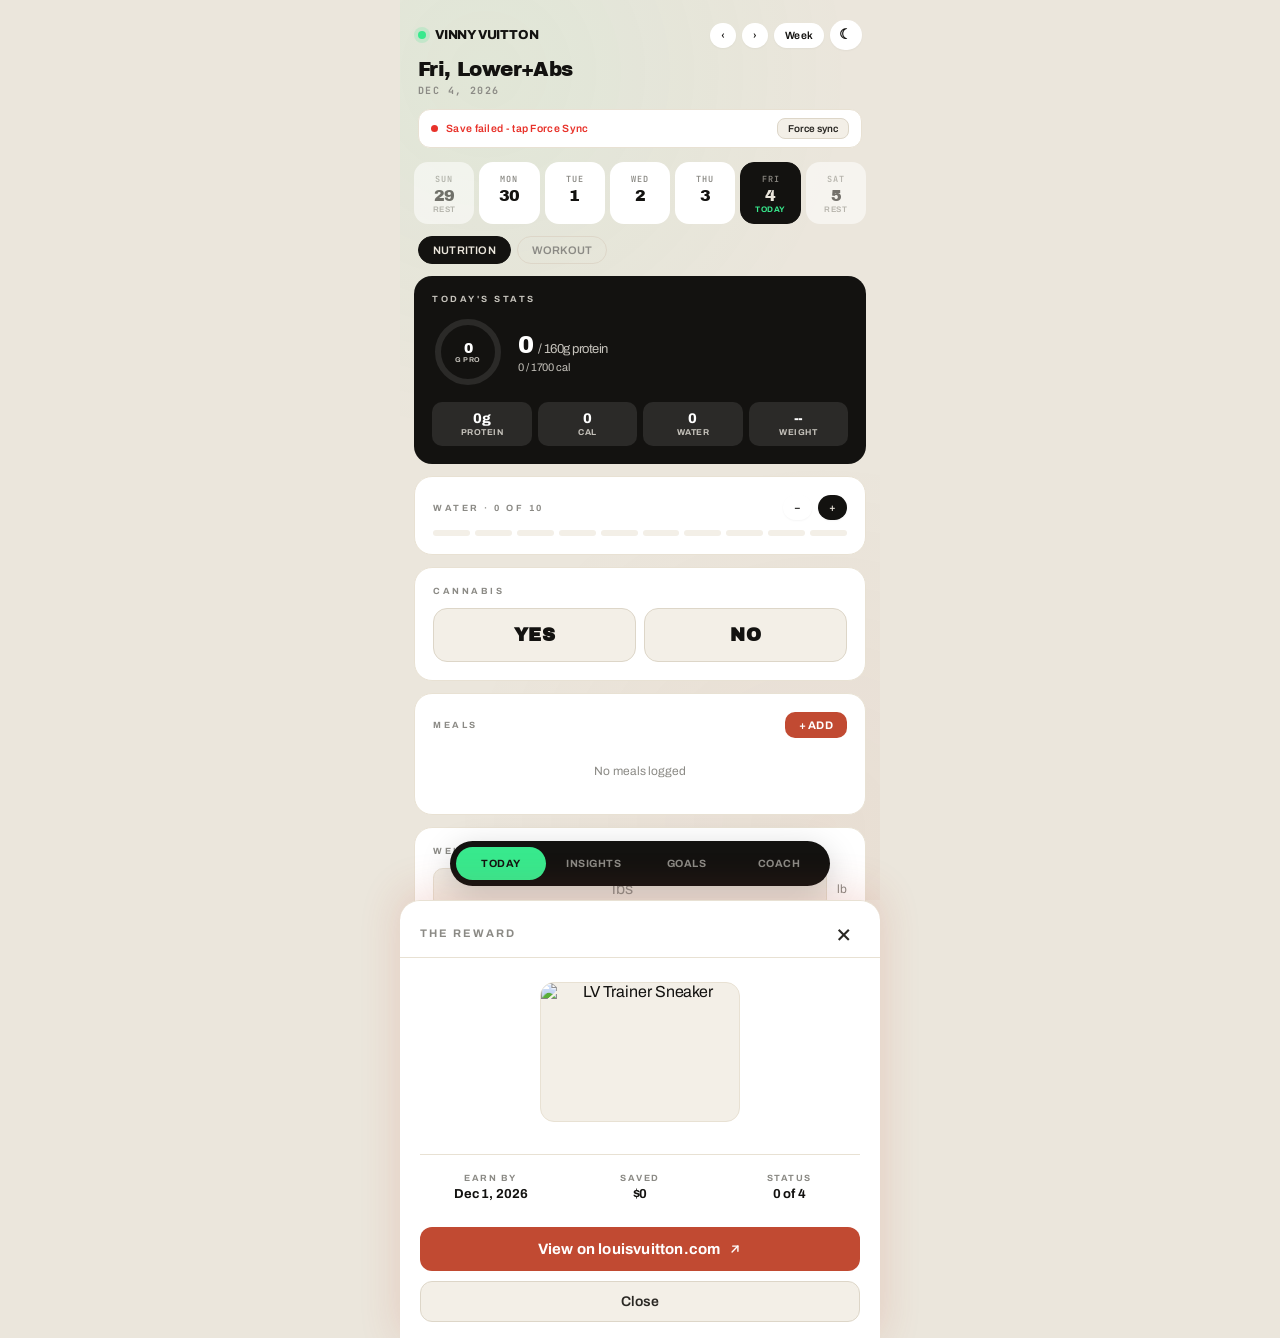
<file: test.html>
<!DOCTYPE html>
<html lang="en">
<head>
<meta charset="UTF-8">
<meta name="viewport" content="width=device-width, initial-scale=1.0, viewport-fit=cover">
<meta name="apple-mobile-web-app-capable" content="yes">
<meta name="apple-mobile-web-app-status-bar-style" content="black-translucent">
<meta name="apple-mobile-web-app-title" content="My Tracker">
<title>My Tracker</title>
<link rel="preconnect" href="https://fonts.googleapis.com">
<link rel="preconnect" href="https://fonts.gstatic.com" crossorigin>
<link href="https://fonts.googleapis.com/css2?family=Archivo:wght@400;500;600;700&family=Inter:wght@400;500;600&display=swap" rel="stylesheet">
<link href="https://fonts.googleapis.com/css2?family=Archivo:wght@400;500;600;700;800&family=Archivo+Black&family=Instrument+Serif:ital@0;1&family=JetBrains+Mono:wght@400;500;600;700&display=swap" rel="stylesheet">
<style>
*{box-sizing:border-box;margin:0;padding:0;-webkit-tap-highlight-color:transparent}
html,body{overscroll-behavior:none}
:root{
--bg:#ebe6dc;--bg2:#f3efe7;--paper:#fff;
--ink:#131210;--ink2:#2a2824;
--mut:#8b8a85;--mut2:#c5c2bb;
--ln:#ddd6c8;--ln2:#e8e1d3;
--pop:#38e98d;--popD:#1f9e5c;
--info:#3aaaff;
--terra:#c14a32;--terraD:#9a3a26;--terraL:#d96a4f;
--heat-1:#b8826a;--heat-2:#c47352;--heat-3:#cf6840;--heat-4:#d96030;--heat-5:#dc5520;
--heat-6:#df4f15;--heat-7:#d94010;--heat-8:#c93608;--heat-9:#b62e04;--heat-10:#9e2200;
--gold:#d4a857;--goldD:#a07a2c;--goldL:#e8c075;
--warn:#ff5d3a;--success:#10b981;
}
body{background:var(--bg);color:var(--ink);font-family:'Archivo',sans-serif;max-width:480px;margin:0 auto;padding-bottom:100px;min-height:100vh;letter-spacing:-.1px}
button,textarea,input{font-family:inherit}
.shell{position:relative;min-height:100vh}
.shell::before{content:'';position:fixed;inset:0;max-width:480px;left:50%;transform:translateX(-50%);background:radial-gradient(circle at 18% 8%,rgba(56,233,141,.06),transparent 40%),radial-gradient(circle at 88% 92%,rgba(193,74,50,.05),transparent 40%);pointer-events:none;z-index:0}
.shell>*{position:relative;z-index:1}
.hdr{padding:20px 18px 6px}
.hdr-row{display:flex;justify-content:space-between;align-items:center;margin-bottom:8px}
.hdr-l{font-weight:800;font-size:13px;letter-spacing:-.2px;text-transform:uppercase;display:flex;align-items:center;gap:9px;color:var(--ink)}
.hdr-dot{width:8px;height:8px;background:var(--pop);border-radius:50%;box-shadow:0 0 0 4px rgba(56,233,141,.18)}
.hdr-r{display:flex;gap:6px;align-items:center}
.pill{padding:7px 11px;background:var(--paper);border-radius:99px;font-size:10.5px;font-weight:600;letter-spacing:.2px;box-shadow:0 1px 2px rgba(0,0,0,.04);font-family:Archivo,sans-serif;border:none;cursor:pointer;color:var(--ink)}
.pill.dk{background:var(--ink);color:var(--bg)}
.pill.on{background:var(--terra);color:#fff}
.hdr-title{font-family:'Archivo Black',sans-serif;font-size:20px;letter-spacing:-.6px;color:var(--ink);margin-top:2px}
.hdr-subdate{font-family:'JetBrains Mono',monospace;font-size:10px;letter-spacing:1.4px;text-transform:uppercase;color:var(--mut);margin-top:4px;font-weight:700}
.sync-bar{display:flex;align-items:center;gap:8px;margin:6px 18px 14px;padding:8px 12px;background:var(--paper);border-radius:12px;border:1px solid var(--ln2)}
.sync-dot{width:7px;height:7px;border-radius:50%;flex-shrink:0;transition:background .3s}
.sync-txt{font-size:10.5px;flex:1;font-weight:600;letter-spacing:.3px}
.sync-btn{background:var(--bg2);border:1px solid var(--ln);border-radius:8px;padding:4px 10px;font-size:10px;color:var(--ink2);cursor:pointer;font-weight:600;font-family:Archivo,sans-serif}
.dp{display:grid;grid-template-columns:repeat(7,1fr);gap:5px;padding:0 14px 12px}
.dpc{background:var(--paper);border-radius:14px;padding:10px 4px 9px;text-align:center;position:relative;border:1.5px solid transparent;cursor:pointer;transition:transform .12s}
.dpc:active{transform:scale(.96)}
.dpc.on{background:var(--ink);color:var(--bg);border-color:var(--ink)}
.dpc.rest{opacity:.55}
.dpc-d{font-family:'JetBrains Mono',monospace;font-size:8.5px;letter-spacing:1px;color:var(--mut);text-transform:uppercase;font-weight:600}
.dpc.on .dpc-d{color:rgba(235,230,220,.55)}
.dpc-n{font-family:'Archivo Black',sans-serif;font-size:16px;margin-top:2px;letter-spacing:-.5px;color:var(--ink)}
.dpc.on .dpc-n{color:var(--bg)}
.dpc-tag{font-size:8px;letter-spacing:.5px;color:var(--mut);margin-top:1px;font-weight:600;text-transform:uppercase}
.dpc.on .dpc-tag{color:var(--pop)}
.dpc.done::after{content:'';position:absolute;bottom:4px;left:50%;transform:translateX(-50%);width:4px;height:4px;border-radius:50%;background:var(--popD)}
.dpc.on.done::after{background:var(--pop)}
.vtog{display:flex;gap:6px;padding:0 18px 12px}
.vbtn{background:transparent;border:1.5px solid var(--ln);border-radius:99px;padding:7px 14px;color:var(--mut);font-size:11px;cursor:pointer;font-family:Archivo,sans-serif;font-weight:600;letter-spacing:.2px;text-transform:uppercase}
.vbtn.on{background:var(--ink);border-color:var(--ink);color:var(--bg)}
.pg{padding:0 14px}
.card{background:var(--paper);border-radius:18px;padding:18px;margin-bottom:12px;border:1px solid var(--ln2)}
.card.dk{background:var(--ink);color:var(--bg);border:none}
.slbl{font-size:9px;letter-spacing:2.5px;color:var(--mut);text-transform:uppercase;margin-bottom:12px;font-weight:700}
.card.dk .slbl{color:var(--mut2)}
.bar{margin-bottom:7px}
.blr{display:flex;justify-content:space-between;font-size:10.5px;color:var(--ink2);margin-bottom:3px;font-weight:600}
.bt{background:var(--bg2);border-radius:3px;height:5px;overflow:hidden}
.bf{height:100%;border-radius:3px;transition:width .3s}
.chips{display:grid;grid-template-columns:repeat(4,1fr);gap:6px}
.chip{background:var(--bg2);border-radius:10px;padding:9px 4px;text-align:center}
.cv{font-size:14px;font-weight:800;letter-spacing:-.3px}
.cl{font-size:8.5px;color:var(--mut);margin-top:2px;font-weight:700;letter-spacing:.5px;text-transform:uppercase}
.wseg{flex:1;height:6px;border-radius:3px;background:var(--bg2);cursor:pointer;transition:background .15s}
.wseg.on{background:var(--info)}
.addbtn{background:var(--terra);border:none;border-radius:10px;padding:7px 14px;color:#fff;font-size:11px;font-weight:700;cursor:pointer;letter-spacing:.3px;text-transform:uppercase}
.mta{width:100%;background:var(--bg2);border:1px solid var(--ln2);border-radius:10px;color:var(--ink);font-size:13px;padding:11px;resize:none;height:64px;margin-bottom:8px;display:block;font-family:Archivo,sans-serif}
.mta:focus{outline:none;border-color:var(--terra)}
.phbtn{width:100%;background:var(--bg2);border:1px dashed var(--ln);border-radius:10px;padding:11px 0;color:var(--mut);font-size:12px;cursor:pointer;margin-bottom:10px;font-family:Archivo,sans-serif;font-weight:600;text-align:center;display:flex;align-items:center;justify-content:center;gap:6px}
.cancelbtn{flex:1;background:transparent;border:1px solid var(--ln);border-radius:10px;color:var(--ink2);font-size:12px;padding:9px 0;cursor:pointer;font-family:Archivo,sans-serif;font-weight:600}
.anlzbtn{flex:2;background:var(--terra);border:none;border-radius:10px;color:#fff;font-size:12px;font-weight:700;padding:9px 0;cursor:pointer;font-family:Archivo,sans-serif;letter-spacing:.3px;text-transform:uppercase}
.anlzbtn:disabled{background:var(--mut2);opacity:.6}
.ex-card{border-radius:14px;padding:14px;margin-bottom:8px;border:1px solid var(--ln2);background:var(--paper);transition:border-color .2s}
.ex-card.done{border-left:3px solid var(--success);background:rgba(16,185,129,.04)}
.ex-card.prog{border:1px solid var(--gold);border-left:3px solid var(--gold);background:rgba(212,168,87,.05)}
.ex-card.todo{opacity:.65}
.ex-circle-done{width:22px;height:22px;border-radius:50%;background:var(--success);display:flex;align-items:center;justify-content:center;flex-shrink:0;cursor:pointer}
.ex-circle-prog{width:22px;height:22px;border-radius:50%;border:2px solid var(--gold);display:flex;align-items:center;justify-content:center;flex-shrink:0;cursor:pointer;background:var(--paper)}
.ex-circle-todo{width:22px;height:22px;border-radius:50%;border:1.5px solid var(--mut2);flex-shrink:0;cursor:pointer;background:var(--paper)}
.demo-btn{background:var(--bg2);border:1px solid var(--ln);border-radius:8px;padding:5px 10px;font-size:10px;color:var(--ink2);cursor:pointer;white-space:nowrap;flex-shrink:0;font-family:Archivo,sans-serif;font-weight:600;letter-spacing:.2px}
.demo-btn.on{background:var(--gold);border-color:var(--gold);color:var(--ink);font-weight:700}
.erbtn{background:var(--bg2);border:1px solid var(--ln);border-radius:8px;padding:6px 12px;font-size:11px;cursor:pointer;color:var(--ink2);font-family:Archivo,sans-serif;font-weight:600;letter-spacing:.2px}
.erbtn.sel{border-color:var(--success);background:rgba(16,185,129,.1);color:var(--popD)}
.ex-note{background:var(--bg2);border:1px solid var(--ln2);border-radius:10px;padding:9px 11px;font-size:12.5px;color:var(--mut);cursor:pointer;margin-top:8px;font-family:'Instrument Serif',serif;font-style:italic}
.ex-note.has{color:var(--ink2);font-style:normal;font-family:Archivo,sans-serif}
.ex-textarea{width:100%;background:var(--paper);border:1.5px solid var(--gold);border-radius:10px;color:var(--ink);font-size:13px;padding:9px 11px;resize:none;height:60px;display:block;margin-top:8px;font-family:Archivo,sans-serif}
.ex-textarea:focus{outline:none;border-color:var(--terra)}
.ex-hist{font-size:9.5px;letter-spacing:.4px;color:var(--mut);margin-top:4px;font-family:'JetBrains Mono',monospace}
.ex-hist b{color:var(--terra);font-weight:700}
.cann-btn{flex:1;height:54px;border-radius:14px;border:1.5px solid var(--ln);background:var(--bg2);cursor:pointer;display:flex;align-items:center;justify-content:center;font-size:18px;font-family:'Archivo Black',sans-serif;font-weight:900;letter-spacing:.5px;text-transform:uppercase;color:var(--ink);line-height:1;transition:all .15s;-webkit-tap-highlight-color:rgba(193,74,50,.12)}
body.dark .cann-btn{color:var(--ink);background:var(--bg2);border-color:var(--ln)}
.cann-btn:active{transform:scale(.96)}
.cann-used{border-color:var(--terra);background:rgba(193,74,50,.08)}
.cann-clean{border-color:var(--success);background:rgba(16,185,129,.09)}
.cann-note{width:100%;background:var(--bg2);border:1px solid var(--ln2);border-radius:10px;color:var(--ink);font-size:16px;padding:10px 12px;resize:none;height:56px;display:block;margin-top:10px;font-family:Archivo,sans-serif;line-height:1.4}
.cann-note:focus{outline:none;border-color:var(--terra)}
.pgtoggle{background:transparent;border:1.5px solid var(--ln);border-radius:10px;padding:8px 14px;color:var(--ink2);font-size:11px;cursor:pointer;width:100%;margin:10px 0 0;font-family:Archivo,sans-serif;font-weight:600;letter-spacing:.2px;text-transform:uppercase}
.pgrid{display:grid;grid-template-columns:1fr 1fr;gap:10px;margin-top:10px}
.pslot{background:var(--bg2);border:1.5px dashed var(--ln);border-radius:14px;aspect-ratio:3/4;position:relative;overflow:hidden;cursor:pointer}
.pslot.has{border-style:solid;border-color:var(--ln2)}
.pimg{width:100%;height:100%;object-fit:cover;display:block}
.prem{position:absolute;top:6px;right:6px;background:rgba(0,0,0,.75);border:none;border-radius:50%;width:26px;height:26px;color:#fff;font-size:11px;cursor:pointer;z-index:2}
.ptyp{position:absolute;bottom:6px;left:0;right:0;text-align:center;font-size:9px;color:rgba(255,255,255,.7);letter-spacing:1px;text-transform:uppercase;font-weight:600;text-shadow:0 1px 2px rgba(0,0,0,.5)}
.pslot:not(.has) .ptyp{color:var(--mut);text-shadow:none}
.wo-notes-textarea{width:100%;background:var(--bg2);border:1px solid var(--ln2);border-radius:10px;color:var(--ink);font-size:13px;padding:10px 12px;resize:none;height:78px;display:block;font-family:Archivo,sans-serif;line-height:1.4}
.wo-notes-textarea:focus{outline:none;border-color:var(--terra)}
.drow{display:flex;justify-content:space-between;align-items:center;padding:11px 0;border-bottom:1px solid var(--ln2);cursor:pointer}
.drow:last-child{border-bottom:none}
.drow.rest{opacity:.45}
.wchart{display:flex;align-items:flex-end;gap:4px;height:60px;padding-top:10px;border-top:1px solid var(--ln2);margin-top:14px}
.wbarw{flex:1;display:flex;flex-direction:column;align-items:center;gap:2px}
.wbar{width:100%;border-radius:3px 3px 0 0;min-height:2px}
.expbtn{width:100%;background:var(--terra);border:none;border-radius:10px;padding:11px 0;color:#fff;font-size:13px;font-weight:700;margin-top:14px;cursor:pointer;font-family:Archivo,sans-serif;letter-spacing:.3px;text-transform:uppercase}
.expbtn:disabled{background:var(--mut2);color:var(--mut)}
.expbtn.done{background:var(--success)}
.arch-card{background:var(--paper);border:1px solid var(--ln2);border-radius:18px;padding:18px;margin-bottom:12px;cursor:pointer}
.arch-card.open{border-color:var(--terra)}
.goal-card{background:var(--paper);border:1px solid var(--ln2);border-radius:18px;padding:18px;margin-bottom:12px;position:relative;overflow:hidden;transition:background .6s ease}
.goal-bar-track{background:var(--bg2);border-radius:3px;height:6px;position:relative;overflow:hidden}
.goal-bar-fill{height:100%;border-radius:3px;position:relative;overflow:hidden;transition:width .4s ease}
.goal-bar-fill.shimmer::after{content:"";position:absolute;top:0;left:-50%;width:50%;height:100%;background:linear-gradient(90deg,transparent,rgba(255,255,255,.55),transparent);animation:goal-shimmer 2.4s linear infinite}
@keyframes goal-shimmer{0%{left:-50%}100%{left:150%}}
.goal-bar-fill.glow-green{box-shadow:0 0 8px rgba(16,185,129,.5)}
.goal-bar-fill.locked-in{animation:goal-bar-locked 1.6s ease-in-out infinite}
@keyframes goal-bar-locked{0%,100%{box-shadow:0 0 6px rgba(16,185,129,.4)}50%{box-shadow:0 0 16px rgba(16,185,129,.95)}}
.goal-lock{display:inline-block;transition:all .4s ease}
.goal-lock.gl-1{animation:gl-pulse-1 5s ease-in-out infinite;filter:drop-shadow(0 0 2px rgba(193,74,50,.4))}
.goal-lock.gl-2{animation:gl-pulse-2 4.5s ease-in-out infinite;filter:drop-shadow(0 0 4px rgba(196,115,82,.55))}
.goal-lock.gl-3{animation:gl-pulse-3 4s ease-in-out infinite;filter:drop-shadow(0 0 6px rgba(207,104,64,.65))}
.goal-lock.gl-4{animation:gl-pulse-4 3.4s ease-in-out infinite;filter:drop-shadow(0 0 7px rgba(217,96,48,.7))}
.goal-lock.gl-5{animation:gl-pulse-5 3s ease-in-out infinite;filter:drop-shadow(0 0 8px rgba(220,85,32,.75))}
.goal-lock.gl-6{animation:gl-pulse-6 2.6s ease-in-out infinite;filter:drop-shadow(0 0 9px rgba(223,79,21,.8))}
.goal-lock.gl-7{animation:gl-pulse-7 2.3s ease-in-out infinite;filter:drop-shadow(0 0 11px rgba(217,64,16,.85))}
.goal-lock.gl-8{animation:gl-pulse-8 2s ease-in-out infinite,gl-tremor 8s ease-in-out infinite;filter:drop-shadow(0 0 13px rgba(201,54,8,.9))}
.goal-lock.gl-9{animation:gl-pulse-9 1.7s ease-in-out infinite,gl-tremor 5s ease-in-out infinite;filter:drop-shadow(0 0 15px rgba(182,46,4,.95))}
.goal-lock.gl-10{animation:gl-pulse-10 1.4s ease-in-out infinite,gl-tremor 3s ease-in-out infinite;filter:drop-shadow(0 0 18px rgba(158,34,0,1))}
.goal-lock.gl-unlocked{animation:gl-unlocked-pulse 2s ease-in-out infinite;filter:drop-shadow(0 0 16px rgba(16,185,129,.95))}
@keyframes gl-pulse-1{0%,100%{filter:drop-shadow(0 0 2px rgba(193,74,50,.3))}50%{filter:drop-shadow(0 0 5px rgba(193,74,50,.55))}}
@keyframes gl-pulse-2{0%,100%{filter:drop-shadow(0 0 3px rgba(196,115,82,.4))}50%{filter:drop-shadow(0 0 7px rgba(196,115,82,.7))}}
@keyframes gl-pulse-3{0%,100%{filter:drop-shadow(0 0 4px rgba(207,104,64,.5))}50%{filter:drop-shadow(0 0 9px rgba(207,104,64,.8))}}
@keyframes gl-pulse-4{0%,100%{filter:drop-shadow(0 0 5px rgba(217,96,48,.55))}50%{filter:drop-shadow(0 0 11px rgba(217,96,48,.85))}}
@keyframes gl-pulse-5{0%,100%{filter:drop-shadow(0 0 6px rgba(220,85,32,.6))}50%{filter:drop-shadow(0 0 13px rgba(220,85,32,.9))}}
@keyframes gl-pulse-6{0%,100%{filter:drop-shadow(0 0 7px rgba(223,79,21,.65))}50%{filter:drop-shadow(0 0 14px rgba(223,79,21,.95))}}
@keyframes gl-pulse-7{0%,100%{filter:drop-shadow(0 0 8px rgba(217,64,16,.7))}50%{filter:drop-shadow(0 0 16px rgba(217,64,16,1))}}
@keyframes gl-pulse-8{0%,100%{filter:drop-shadow(0 0 9px rgba(201,54,8,.75))}50%{filter:drop-shadow(0 0 18px rgba(201,54,8,1))}}
@keyframes gl-pulse-9{0%,100%{filter:drop-shadow(0 0 10px rgba(182,46,4,.8))}50%{filter:drop-shadow(0 0 20px rgba(182,46,4,1))}}
@keyframes gl-pulse-10{0%,100%{filter:drop-shadow(0 0 12px rgba(158,34,0,.85))}50%{filter:drop-shadow(0 0 24px rgba(158,34,0,1))}}
@keyframes gl-tremor{0%,93%,100%{transform:translateX(0) rotate(0deg)}94%{transform:translateX(-1px) rotate(-2deg)}95%{transform:translateX(1px) rotate(2deg)}96%{transform:translateX(-1px) rotate(-1deg)}97%{transform:translateX(1px) rotate(1deg)}98%{transform:translateX(0) rotate(0deg)}}
@keyframes gl-unlocked-pulse{0%,100%{filter:drop-shadow(0 0 12px rgba(16,185,129,.7))}50%{filter:drop-shadow(0 0 22px rgba(16,185,129,1))}}
.goal-shoe{transition:filter .6s ease}
.goal-shoe.aura-1{filter:drop-shadow(0 0 4px rgba(193,74,50,.25))}
.goal-shoe.aura-2{filter:drop-shadow(0 0 6px rgba(207,104,64,.4));animation:goal-shoe-breath 4s ease-in-out infinite}
.goal-shoe.aura-3{filter:drop-shadow(0 0 9px rgba(217,96,48,.55));animation:goal-shoe-breath 3.4s ease-in-out infinite}
.goal-shoe.aura-4{filter:drop-shadow(0 0 12px rgba(223,79,21,.7));animation:goal-shoe-breath 2.8s ease-in-out infinite}
.goal-shoe.aura-5{filter:drop-shadow(0 0 18px rgba(201,54,8,.85));animation:goal-shoe-breath 2.2s ease-in-out infinite}
.goal-shoe.aura-earned{filter:drop-shadow(0 0 16px rgba(212,168,87,.85));animation:goal-shoe-gold 3s ease-in-out infinite}
@keyframes goal-shoe-breath{0%,100%{transform:scale(1)}50%{transform:scale(1.04)}}
@keyframes goal-shoe-gold{0%,100%{filter:drop-shadow(0 0 12px rgba(212,168,87,.7))}50%{filter:drop-shadow(0 0 24px rgba(212,168,87,1))}}
.goal-days-num{transition:color .6s ease}
.goal-days-num.dn-1{animation:goal-days-pulse 4s ease-in-out infinite}
.goal-days-num.dn-2{animation:goal-days-pulse 3s ease-in-out infinite}
.goal-days-num.dn-3{animation:goal-days-flicker .15s steps(2,end) infinite,goal-days-pulse 2s ease-in-out infinite}
@keyframes goal-days-pulse{0%,100%{opacity:.95;text-shadow:0 0 4px rgba(193,74,50,.4)}50%{opacity:1;text-shadow:0 0 12px rgba(217,64,16,.85)}}
@keyframes goal-days-flicker{0%{opacity:1}50%{opacity:.7}}
.goal-card.tier-warm{background:linear-gradient(180deg,#f5e8d6 0%,#fff 100%)}
.goal-card.tier-hot{background:linear-gradient(180deg,#f0d8c0 0%,#f8eddb 100%)}
.goal-card.tier-final{background:linear-gradient(180deg,#ebc8a8 0%,#f5dec3 100%)}
.goal-card.tier-earned{background:linear-gradient(180deg,#dde9d4 0%,#eaf0e0 100%)}
.goal-ember{position:absolute;bottom:-8px;width:3px;height:3px;border-radius:50%;background:var(--terra);opacity:0;pointer-events:none}
.goal-ember.on{animation:goal-ember-rise 4s linear infinite}
@keyframes goal-ember-rise{0%{bottom:-8px;opacity:0;transform:translateX(0)}10%{opacity:.85}90%{opacity:.4}100%{bottom:100%;opacity:0;transform:translateX(15px)}}
.goal-lightning{position:absolute;inset:0;background:radial-gradient(ellipse at 50% 30%,rgba(255,200,150,.25),transparent 60%);opacity:0;pointer-events:none;border-radius:18px}
.goal-lightning.on{animation:goal-lightning-flash 12s ease-in-out infinite}
.goal-lightning.fast{animation:goal-lightning-flash 7s ease-in-out infinite}
.goal-lightning.faster{animation:goal-lightning-flash 4s ease-in-out infinite}
@keyframes goal-lightning-flash{0%,93%,100%{opacity:0}94%{opacity:.7}95%{opacity:.2}96%{opacity:.85}97%{opacity:0}}
.goal-pill{display:inline-block;background:rgba(16,185,129,.12);border:1px solid var(--success);border-radius:10px;padding:2px 8px;font-size:8px;letter-spacing:1.5px;color:var(--popD);text-transform:uppercase;margin-left:6px;animation:goal-pill-in .5s ease;font-weight:700}
@keyframes goal-pill-in{0%{transform:scale(.5);opacity:0}80%{transform:scale(1.1);opacity:1}100%{transform:scale(1);opacity:1}}
.goal-earned-banner{background:linear-gradient(90deg,rgba(16,185,129,.08) 0%,rgba(16,185,129,.15) 100%);border:1px solid var(--success);border-radius:12px;padding:14px;text-align:center;margin-top:14px;animation:goal-banner-in .8s ease;position:relative;overflow:hidden}
@keyframes goal-banner-in{0%{transform:translateY(-10px);opacity:0}100%{transform:translateY(0);opacity:1}}
.goal-earned-banner::before{content:"";position:absolute;top:0;left:-100%;width:100%;height:100%;background:linear-gradient(90deg,transparent,rgba(16,185,129,.25),transparent);animation:goal-shimmer 3s linear infinite}
.goal-buy-btn{display:inline-block;background:var(--terra);border:none;border-radius:10px;padding:9px 18px;color:#fff;font-size:12px;font-weight:700;text-decoration:none;margin-top:10px;animation:goal-buy-pulse 1.6s ease-in-out infinite;font-family:Archivo,sans-serif;letter-spacing:.3px;text-transform:uppercase;cursor:pointer}
@keyframes goal-buy-pulse{0%,100%{box-shadow:0 0 8px rgba(193,74,50,.5);transform:scale(1)}50%{box-shadow:0 0 18px rgba(217,64,16,.95);transform:scale(1.03)}}
.goal-section-header{transition:color .6s ease}
.goal-section-header.heat-2{color:var(--heat-2) !important}
.goal-section-header.heat-3{color:var(--heat-4) !important}
.goal-section-header.heat-4{color:var(--heat-7) !important}
.shoe-row-tap{cursor:pointer;-webkit-tap-highlight-color:rgba(193,74,50,.12);transition:background .2s;border-radius:12px}
.shoe-row-tap:active{background:var(--bg2)}
.sm-overlay{position:fixed;inset:0;background:rgba(19,18,16,.55);z-index:310;display:none;opacity:0;transition:opacity .3s ease}
.sm-overlay.on{display:block;opacity:1}
.sm-panel{position:fixed;left:50%;bottom:0;width:100%;max-width:480px;background:var(--paper);z-index:311;border-radius:20px 20px 0 0;border-top:1px solid var(--ln2);box-shadow:0 -8px 40px rgba(193,74,50,.18);transform:translate(-50%,100%);transition:transform .5s cubic-bezier(.22,1,.36,1);max-height:92vh;overflow-y:auto;-webkit-overflow-scrolling:touch;overscroll-behavior:contain}
.sm-panel.on{transform:translate(-50%,0)}
.sm-hero-img{background:var(--bg2);object-fit:contain!important}
.sm-hdr{display:flex;align-items:center;justify-content:space-between;padding:16px 20px 8px;border-bottom:1px solid var(--ln2)}
.sm-hdr-lbl{font-size:11px;font-weight:700;letter-spacing:2px;color:var(--mut);text-transform:uppercase}
.sm-close{background:transparent;border:none;color:var(--ink2);font-size:28px;line-height:1;cursor:pointer;padding:0 4px;width:32px;height:32px;display:flex;align-items:center;justify-content:center;border-radius:50%;transition:background .15s,color .15s}
.sm-close:active{background:var(--bg2)}
.sm-hero{padding:24px 20px 16px;text-align:center}
.sm-hero-img{width:200px;height:140px;object-fit:cover;border-radius:14px;border:1px solid var(--ln2);display:block;margin:0 auto 16px}
.sm-hero-name{font-size:17px;font-weight:600;color:var(--ink);margin-bottom:4px}
.sm-hero-price{font-family:'Archivo Black',sans-serif;font-size:28px;color:var(--ink);letter-spacing:-.6px}
.sm-hero-tax{font-size:11px;color:var(--mut);letter-spacing:1.5px;text-transform:uppercase;margin-top:4px;font-weight:600}
.sm-divider{height:1px;background:var(--ln2);margin:0 20px}
.sm-details{display:grid;grid-template-columns:repeat(3,1fr);padding:18px 20px;gap:8px}
.sm-detail-cell{text-align:center}
.sm-detail-lbl{font-size:9px;color:var(--mut);letter-spacing:1.5px;text-transform:uppercase;margin-bottom:4px;font-weight:700}
.sm-detail-val{font-size:13px;color:var(--ink);font-weight:700}
.sm-actions{padding:8px 20px 24px;display:flex;flex-direction:column;gap:10px}
.sm-btn-primary{display:flex;align-items:center;justify-content:center;gap:8px;background:var(--terra);border:none;border-radius:12px;padding:14px 16px;color:#fff;font-size:15px;font-weight:700;cursor:pointer;text-decoration:none;-webkit-tap-highlight-color:transparent;transition:transform .1s,box-shadow .2s;font-family:Archivo,sans-serif;letter-spacing:.2px}
.sm-btn-primary:active{transform:scale(.98)}
.sm-btn-primary:hover{box-shadow:0 0 20px rgba(193,74,50,.5)}
.sm-btn-secondary{background:var(--bg2);border:1px solid var(--ln);border-radius:12px;padding:12px 16px;color:var(--ink2);font-size:14px;font-weight:600;cursor:pointer;-webkit-tap-highlight-color:transparent;font-family:Archivo,sans-serif}
.sm-btn-secondary:active{background:var(--ln2)}
.in-tabs{display:flex;gap:6px;padding:0 18px 14px;overflow-x:auto;scrollbar-width:none}
.in-tabs::-webkit-scrollbar{display:none}
.in-tab{background:var(--paper);border:1.5px solid transparent;padding:9px 14px;border-radius:99px;font-size:11px;font-weight:700;letter-spacing:.4px;color:var(--ink2);text-transform:uppercase;font-family:Archivo,sans-serif;cursor:pointer;white-space:nowrap;flex-shrink:0}
.in-tab.on{background:var(--ink);color:var(--bg);border-color:var(--ink)}
.chart-c{background:var(--paper);border-radius:18px;padding:18px;margin-bottom:12px;position:relative;border:1px solid var(--ln2)}
.chart-c.dk{background:var(--ink);color:var(--bg);border:none}
.chart-h{display:flex;justify-content:space-between;align-items:flex-start;margin-bottom:8px}
.chart-h-l{flex:1}
.chart-h-k{font-size:10px;letter-spacing:1.6px;text-transform:uppercase;color:var(--mut);font-weight:700;margin-bottom:5px}
.chart-c.dk .chart-h-k{color:var(--pop)}
.chart-h-n{font-family:'Archivo Black',sans-serif;font-size:32px;line-height:.95;letter-spacing:-1.2px}
.chart-h-n span{font-family:Archivo,sans-serif;font-weight:400;font-size:13px;color:var(--mut);letter-spacing:0;margin-left:4px}
.chart-c.dk .chart-h-n span{color:var(--mut2)}
.chart-h-r{text-align:right;padding-top:4px}
.chart-h-r .v{font-family:'Archivo Black',sans-serif;font-size:16px;letter-spacing:-.3px;color:var(--popD)}
.chart-c.dk .chart-h-r .v{color:var(--pop)}
.chart-h-r .v.warn{color:var(--terra)}
.chart-h-r .l{font-size:9.5px;letter-spacing:1.3px;text-transform:uppercase;color:var(--mut);font-weight:700;margin-top:3px}
.chart-svg{width:100%;height:130px;margin-top:8px;overflow:visible}
.chart-svg svg{width:100%;height:100%;display:block;overflow:visible}
.chart-axis{display:flex;justify-content:space-between;font-size:9px;letter-spacing:.6px;color:var(--mut);text-transform:uppercase;font-weight:600;margin-top:6px;padding:0 2px}
.diag-row{display:flex;justify-content:space-between;align-items:center;padding:11px 0;border-bottom:1px solid var(--ln2);font-size:13px}
.diag-row:last-child{border-bottom:none}
.diag-l{font-weight:600;font-size:12.5px}
.diag-bar-w{flex:1;margin:0 14px;height:5px;background:var(--bg2);border-radius:99px;overflow:hidden;max-width:140px}
.diag-bar-f{height:100%;background:var(--ink);border-radius:99px}
.diag-bar-f.lo{background:var(--terra)}
.diag-bar-f.md{background:var(--gold)}
.diag-bar-f.hi{background:var(--popD)}
.diag-r{font-family:'Archivo Black',sans-serif;font-size:14px;letter-spacing:-.3px;width:50px;text-align:right}
.hm-grid{display:grid;grid-template-columns:repeat(15,1fr);gap:3px;margin-top:12px}
.hm-cell{aspect-ratio:1;border-radius:3px;background:var(--bg2)}
.hm-cell.hit{background:var(--pop)}
.hm-cell.mid{background:var(--gold)}
.hm-cell.miss{background:var(--terra)}
.hm-cell.fut{background:var(--ln2);opacity:.45}
/* Calendar-style heatmap */
.heatmap-cal{margin-top:10px}
.hm-dow-row{display:grid;grid-template-columns:repeat(7,1fr);gap:4px;margin-bottom:4px}
.hm-dow{font-family:'JetBrains Mono',monospace;font-size:9px;letter-spacing:1px;color:var(--mut);text-align:center;font-weight:700}
.hm-cells{display:grid;grid-template-columns:repeat(7,1fr);gap:4px}
.hm-cells .hm-cell{aspect-ratio:1;border-radius:5px;position:relative;background:var(--bg2);min-height:28px}
.hm-cells .hm-cell.hit{background:var(--pop)}
.hm-cells .hm-cell.mid{background:var(--gold)}
.hm-cells .hm-cell.miss{background:var(--terra)}
.hm-cells .hm-cell.fut{background:var(--bg2);opacity:.35}
.hm-mo{position:absolute;top:2px;left:3px;font-family:'JetBrains Mono',monospace;font-size:7px;letter-spacing:.4px;color:var(--ink2);font-weight:700;text-transform:uppercase;line-height:1}
.hm-cells .hm-cell.hit .hm-mo,.hm-cells .hm-cell.miss .hm-mo{color:#fff}
/* Dark mode: only override the neutral / no-data cells. .hit/.mid/.miss must keep their colors. */
body.dark .hm-cells .hm-cell:not(.hit):not(.mid):not(.miss){background:#2a2825}
body.dark .hm-cells .hm-cell.fut{background:#26241f;opacity:.5}
.tm-row{display:flex;justify-content:space-between;align-items:center;padding:10px 0;border-bottom:1px solid var(--ln2)}
.tm-row:last-child{border-bottom:none}
.tm-i{font-family:'JetBrains Mono',monospace;font-size:10px;color:var(--mut);letter-spacing:.5px;width:24px;font-weight:600}
.tm-nm{flex:1;font-weight:600;font-size:13px}
.tm-v{font-family:'Archivo Black',sans-serif;font-size:14px;color:var(--popD);letter-spacing:-.2px}
.wst-row{display:grid;grid-template-columns:1fr 1fr 1fr;gap:10px}
.wst-c{background:var(--bg2);border-radius:14px;padding:14px 12px;text-align:center}
.wst-c-n{font-family:'Archivo Black',sans-serif;font-size:22px;line-height:1;letter-spacing:-.5px}
.wst-c-n span{font-family:Archivo,sans-serif;font-weight:400;font-size:11px;color:var(--mut);margin-left:2px}
.wst-c-l{font-size:9px;letter-spacing:1.3px;text-transform:uppercase;color:var(--mut);margin-top:5px;font-weight:700}
.wst-c-d{font-size:10px;color:var(--popD);font-weight:700;margin-top:3px}
.nav{position:fixed;bottom:14px;left:50%;transform:translateX(-50%);background:var(--ink);border-radius:99px;padding:6px;display:flex;gap:3px;box-shadow:0 8px 32px rgba(0,0,0,.18);z-index:50;max-width:380px;width:calc(100% - 36px)}
.nav button{flex:1;background:transparent;border:none;color:var(--mut);padding:11px 8px;font-size:10.5px;font-weight:700;letter-spacing:.5px;text-transform:uppercase;border-radius:99px;font-family:Archivo,sans-serif;cursor:pointer;transition:all .15s}
.nav button.on{background:var(--pop);color:var(--ink)}
.tg-overlay{position:fixed;inset:0;background:rgba(19,18,16,.55);z-index:300;display:none}
.tg-overlay.on{display:block}
.tg-panel{position:fixed;left:0;right:0;bottom:0;top:5vh;background:var(--bg);z-index:301;border-radius:20px 20px 0 0;border-top:1px solid var(--ln2);display:none;flex-direction:column;max-width:480px;margin:0 auto}
.tg-panel.on{display:flex}
.tg-hdr{display:flex;align-items:center;justify-content:space-between;padding:18px 20px 14px;border-bottom:1px solid var(--ln2);flex-shrink:0;background:var(--paper);border-radius:20px 20px 0 0}
.tg-hdr-l{display:flex;align-items:center;gap:10px}
.tg-hdr-icon{width:34px;height:34px;border-radius:50%;background:var(--terra);display:flex;align-items:center;justify-content:center;box-shadow:0 1px 4px rgba(193,74,50,.25)}
.tg-hdr-icon svg{width:22px;height:22px}
body.dark .tg-hdr-icon{background:var(--terra)}
.tg-hdr-name{font-size:14px;font-weight:800;color:var(--ink);letter-spacing:.3px;text-transform:uppercase}
.tg-hdr-sub{font-size:9px;letter-spacing:1.8px;color:var(--mut);text-transform:uppercase;margin-top:2px;font-weight:700}
.tg-close{background:var(--bg2);border:1px solid var(--ln);border-radius:8px;width:30px;height:30px;color:var(--ink2);font-size:14px;cursor:pointer;display:flex;align-items:center;justify-content:center}
.tg-msgs{flex:1;overflow-y:auto;padding:16px 20px;display:flex;flex-direction:column;gap:10px;overscroll-behavior:contain;-webkit-overflow-scrolling:touch}
.tg-msgs::-webkit-scrollbar{width:0}
body.tg-locked{position:fixed;width:100%;overflow:hidden}
.tg-empty{text-align:center;color:var(--mut);font-size:13px;padding:28px 10px;line-height:1.6}
.tg-empty-title{color:var(--ink);font-size:15px;font-weight:700;margin-bottom:14px;font-family:'Archivo Black',sans-serif;letter-spacing:-.4px}
.tg-empty-title em{font-family:'Instrument Serif',serif;font-style:italic;color:var(--terra);font-weight:400}
.tg-quick{display:flex;flex-direction:column;gap:6px;margin-top:14px}
.tg-qbtn{background:var(--paper);border:1px solid var(--ln2);border-radius:12px;padding:11px 13px;color:var(--ink2);font-size:12.5px;text-align:left;cursor:pointer;font-family:Archivo,sans-serif;font-weight:600}
.tg-qbtn:active{background:var(--bg2)}
.tg-msg{max-width:85%;padding:11px 14px;border-radius:16px;font-size:13.5px;line-height:1.5;word-wrap:break-word;white-space:pre-wrap}
.tg-msg.me{align-self:flex-end;background:var(--ink);color:var(--bg);border-bottom-right-radius:5px}
.tg-msg.tg{align-self:flex-start;background:var(--paper);color:var(--ink2);border:1px solid var(--ln2);border-bottom-left-radius:5px}
.tg-msg.thinking{align-self:flex-start;background:var(--paper);color:var(--mut);border:1px solid var(--ln2);font-style:italic;font-size:12px}
.tg-msg b{color:var(--ink);font-weight:700}
.tg-msg.me b{color:var(--pop)}
.tg-msg em{font-family:'Instrument Serif',serif;font-style:italic;font-size:14.5px;font-weight:400}
.tg-img-preview{align-self:flex-end;max-width:75%;border-radius:14px;border-bottom-right-radius:5px;overflow:hidden;border:1px solid rgba(193,74,50,.3)}
.tg-img-preview img{width:100%;display:block;max-height:200px;object-fit:cover}
.tg-photo-btn{background:transparent;border:none;color:var(--mut);cursor:pointer;padding:0;width:38px;height:40px;display:flex;align-items:center;justify-content:center;flex-shrink:0}
.tg-photo-btn:active{color:var(--terra)}
.tg-photo-btn svg{width:22px;height:22px}
.tg-meal-card{align-self:flex-start;background:var(--paper);border:1.5px solid var(--terra);border-radius:16px;border-bottom-left-radius:5px;padding:14px;max-width:90%;width:100%}
.tg-meal-card-title{font-size:9px;letter-spacing:2px;color:var(--terra);text-transform:uppercase;margin-bottom:8px;font-weight:800}
.tg-meal-card-name{font-size:14px;font-weight:700;color:var(--ink);margin-bottom:10px}
.tg-meal-card-macros{display:grid;grid-template-columns:repeat(4,1fr);gap:5px;margin-bottom:12px}
.tg-meal-macro{background:var(--bg2);border-radius:8px;padding:7px 4px;text-align:center}
.tg-meal-macro-val{font-size:13px;font-weight:800;color:var(--ink);letter-spacing:-.3px}
.tg-meal-macro-lbl{font-size:8px;color:var(--mut);margin-top:1px;text-transform:uppercase;letter-spacing:1px;font-weight:700}
.tg-meal-btns{display:flex;gap:8px}
.tg-meal-confirm{flex:1;background:var(--terra);border:none;border-radius:10px;padding:10px 0;color:#fff;font-size:12px;font-weight:700;cursor:pointer;font-family:Archivo,sans-serif;letter-spacing:.3px;text-transform:uppercase}
.tg-meal-cancel{background:var(--bg2);border:1px solid var(--ln);border-radius:10px;padding:10px 14px;color:var(--ink2);font-size:12px;cursor:pointer;font-family:Archivo,sans-serif;font-weight:600}
.tg-input-row{display:flex;gap:8px;padding:12px 16px 18px;border-top:1px solid var(--ln2);flex-shrink:0;background:var(--paper)}
.tg-input{flex:1;background:var(--bg2);border:1px solid var(--ln);border-radius:18px;color:var(--ink);font-size:16px;padding:11px 14px;font-family:Archivo,sans-serif;resize:none;max-height:90px;min-height:42px;line-height:1.4}
.tg-input:focus{outline:none;border-color:var(--terra)}
.tg-send{background:var(--terra);border:none;border-radius:50%;width:42px;height:42px;color:#fff;cursor:pointer;flex-shrink:0;display:flex;align-items:center;justify-content:center}
.tg-send:disabled{background:var(--mut2);cursor:not-allowed}
.tg-send svg{width:18px;height:18px}
.tg-clear{background:transparent;border:none;color:var(--mut);font-size:10px;letter-spacing:1px;text-transform:uppercase;cursor:pointer;padding:0;margin-right:10px;font-weight:700}

/* Live-app extras (classes used by index.html that mockup has not styled) */
.hdr-icon{display:inline-block;width:8px;height:8px;border-radius:50%;background:var(--pop);margin-right:9px;box-shadow:0 0 0 4px rgba(56,233,141,.18);vertical-align:middle}
.hlbl{font-family:'Archivo Black',sans-serif;font-size:13px;letter-spacing:-.2px;text-transform:uppercase;color:var(--ink);margin:0}
.htitle{font-family:'Archivo Black',sans-serif;font-size:20px;letter-spacing:-.6px;color:var(--ink);margin-top:2px}
.htitle-page{font-family:'Archivo Black',sans-serif;font-size:20px;letter-spacing:-.6px;color:var(--ink);margin:2px 0 0}
.navb{display:flex;gap:5px;align-items:center}
.nbtn{background:var(--paper);border:none;border-radius:99px;width:30px;height:30px;color:var(--ink);font-size:14px;cursor:pointer;display:flex;align-items:center;justify-content:center;box-shadow:0 1px 2px rgba(0,0,0,.04);font-family:Archivo,sans-serif;font-weight:700}
.wsbtn{background:var(--paper);border:none;border-radius:99px;padding:7px 11px;font-size:10.5px;color:var(--ink);cursor:pointer;font-family:Archivo,sans-serif;font-weight:600;letter-spacing:.2px;box-shadow:0 1px 2px rgba(0,0,0,.04);white-space:nowrap}
.wsbtn.on{background:var(--terra);color:#fff}
.tabs{display:flex;gap:5px;padding:0 14px 12px;overflow-x:auto;scrollbar-width:none}
.tabs::-webkit-scrollbar{display:none}
.tab{flex:1;background:var(--paper);border-radius:14px;padding:10px 4px 9px;text-align:center;border:1.5px solid transparent;cursor:pointer;min-width:42px;transition:transform .12s}
.tab:active{transform:scale(.96)}
.tab.on{background:var(--ink);color:var(--bg);border-color:var(--ink)}
.tab.rest{opacity:.55}
.tday{font-family:'JetBrains Mono',monospace;font-size:8.5px;letter-spacing:1px;color:var(--mut);text-transform:uppercase;font-weight:600}
.tab.on .tday{color:rgba(235,230,220,.55)}
.ttype{font-family:'Archivo Black',sans-serif;font-size:16px;margin-top:2px;letter-spacing:-.5px;color:var(--ink)}
.tab.on .ttype{color:var(--bg)}
.tdone{font-size:8px;letter-spacing:.5px;color:var(--popD);margin-top:1px;font-weight:700;text-transform:uppercase}
.tab.on .tdone{color:var(--pop)}
.bnav{display:none}
.bnav-btn{display:none}
.tg-fab{display:none!important}
/* Style.html-specific dark-mode hooks deliberately omitted; mockup is light only */
.dpc-tag.tag-today{color:var(--terra);font-weight:700}
.dpc.on .dpc-tag.tag-today{color:var(--pop)}
.aphorism{text-align:center;color:var(--mut);font-size:13px;line-height:1.9;font-style:italic;margin:24px 0 8px;font-family:'Instrument Serif',serif}
/* Goals skin: re-map the hardcoded dark colors inside renderGoalCard / renderCannabisCard so they read on the cream paper background. We can't modify those functions, so we override with !important. */
.goals-skin .goal-card{background:var(--paper)!important;border:1px solid var(--ln2)!important;color:var(--ink)!important;border-radius:18px!important}
.goals-skin .goal-card *[style*="color:#f0ede8"],
.goals-skin .goal-card *[style*="color: #f0ede8"]{color:var(--ink)!important}
.goals-skin .goal-card *[style*="color:#888"],
.goals-skin .goal-card *[style*="color: #888"]{color:var(--ink2)!important}
.goals-skin .goal-card *[style*="color:#fff"],
.goals-skin .goal-card *[style*="color: #fff"]{color:var(--ink)!important}
.goals-skin .goal-card *[style*="color:#444"],
.goals-skin .goal-card *[style*="color: #444"],
.goals-skin .goal-card *[style*="color:#555"],
.goals-skin .goal-card *[style*="color: #555"],
.goals-skin .goal-card *[style*="color:#666"],
.goals-skin .goal-card *[style*="color: #666"]{color:var(--mut)!important}
.goals-skin .goal-card *[style*="color:#3a3a3a"],
.goals-skin .goal-card *[style*="color: #3a3a3a"],
.goals-skin .goal-card *[style*="color:#2a2a2a"],
.goals-skin .goal-card *[style*="color: #2a2a2a"]{color:var(--mut)!important}
.goals-skin .goal-card *[style*="background:#181818"],
.goals-skin .goal-card *[style*="background: #181818"],
.goals-skin .goal-card *[style*="background:#0c0c0c"],
.goals-skin .goal-card *[style*="background: #0c0c0c"],
.goals-skin .goal-card *[style*="background:#0a1a0f"],
.goals-skin .goal-card *[style*="background: #0a1a0f"]{background:var(--ink)!important;color:var(--bg)!important}
.goals-skin .goal-card *[style*="border:1px solid #1c1c1c"],
.goals-skin .goal-card *[style*="border:1px solid #252525"]{border-color:var(--ln2)!important}
.goals-skin .goal-card *[style*="border-top:1px solid #1c1c1c"]{border-top-color:var(--ln2)!important}
/* Goal stat boxes - the SAVED SO FAR / DAYS LEFT / etc dark panels */
.goals-skin .goal-card div[style*="background:#0c0c0c"]{background:var(--ink)!important;color:var(--bg)!important;border-radius:14px!important}
.goals-skin .goal-card div[style*="background:#0c0c0c"] div{color:inherit!important}
/* Goal-section-header heat tiers should still pop */
.goals-skin .goal-section-header{color:var(--mut)!important;font-weight:700!important}
.goals-skin .goal-section-header.heat-2{color:var(--heat-2)!important}
.goals-skin .goal-section-header.heat-3{color:var(--heat-4)!important}
.goals-skin .goal-section-header.heat-4{color:var(--heat-7)!important}
/* Cannabis-card same treatment */
.goals-skin .card{background:var(--paper)!important;color:var(--ink)!important;border:1px solid var(--ln2)!important}
.goals-skin .card *[style*="color:#f0ede8"]{color:var(--ink)!important}
.goals-skin .card *[style*="color:#888"]{color:var(--ink2)!important}
.goals-skin .card *[style*="color:#444"],
.goals-skin .card *[style*="color:#555"],
.goals-skin .card *[style*="color:#666"]{color:var(--mut)!important}
.goals-skin .card *[style*="background:#0c0c0c"]{background:var(--bg2)!important;color:var(--ink)!important}
.goals-skin .card *[style*="background:#181818"]{background:var(--ink)!important;color:var(--bg)!important}
/* Back button inside goal card: make it readable */
.goals-skin .goal-card button[style*="background:#181818"]{background:var(--ink)!important;color:var(--bg)!important;border:none!important;border-radius:8px!important;font-weight:700!important}
/* Shoe row image border */
.goals-skin .goal-card img[style*="border:1px solid #1c1c1c"]{border-color:var(--ln2)!important}
body.dark .goals-skin .goal-card{background:var(--paper)!important;border-color:var(--ln)!important;color:var(--ink)!important}
body.dark .goals-skin .card{background:var(--paper)!important;border-color:var(--ln)!important;color:var(--ink)!important}
body.dark .goals-skin .goal-card div[style*="background:#0c0c0c"]{background:#000!important;color:var(--ink)!important}
body.dark .goals-skin .goal-card *[style*="background:#181818"]{background:#000!important;color:var(--ink)!important}
.coach-page{padding:0 14px 14px}
.coach-chat-card{background:var(--paper);border:1px solid var(--ln2);border-radius:18px;display:flex;flex-direction:column;overflow:hidden;height:calc(100vh - 220px);min-height:360px}
.coach-chat-hdr{display:flex;align-items:center;justify-content:space-between;padding:14px 16px;border-bottom:1px solid var(--ln2);flex-shrink:0;background:var(--paper);border-radius:18px 18px 0 0}
.coach-chat-card .coach-msgs{flex:1;overflow-y:auto;padding:14px 16px;display:flex;flex-direction:column;gap:10px}
.coach-chat-card .coach-msgs::-webkit-scrollbar{width:0}
.coach-chat-card .coach-input-row{display:flex;gap:8px;padding:10px 12px 12px;border-top:1px solid var(--ln2);background:var(--paper);border-radius:0 0 18px 18px;flex-shrink:0}
/* Theme toggle pill */
.pill.theme{font-size:14px;width:32px;height:30px;padding:0;display:inline-flex;align-items:center;justify-content:center;line-height:1;background:var(--paper);color:var(--ink);box-shadow:0 1px 2px rgba(0,0,0,.04);border:none;cursor:pointer}
/* iOS no-zoom: every text input/textarea uses 16px so Safari does not auto-zoom on focus */
input[type="text"],input[type="number"],input[type="tel"],input[type="email"],input[type="search"],textarea{font-size:16px}
/* All input/textarea text - placeholder AND typed - horizontally centered */
input,textarea,input[type="number"]{text-align:center}
input::placeholder,textarea::placeholder,input::-webkit-input-placeholder{text-align:center;color:var(--mut);opacity:.85}
/* The chat input in TG/Coach panels stays left-aligned - chat reads more naturally that way */
.tg-input{text-align:left}
.tg-input::placeholder{text-align:left}
/* Dark mode palette overrides - bumped contrast for readability */
body.dark{
  --bg:#0f0f0f;
  --bg2:#1f1f1f;
  --paper:#1c1c1c;
  --ink:#f1ece2;
  --ink2:#dcd6c8;
  --mut:#a8a59b;
  --mut2:#7a7770;
  --ln:#33312d;
  --ln2:#2a2825;
}
/* Chip variant lives on the dark hero card in BOTH themes - keep the chip background brighter so the white values + light gray labels are legible */
.card.dk .chip{background:rgba(255,255,255,.10)!important}
.card.dk .chip .cv{color:#fff!important}
.card.dk .chip .cl{color:#c5c2bb!important}
/* Inactive water segments on the visible page need a brighter dark-mode background, otherwise they vanish */
body.dark .wseg{background:#3a3835}
body.dark .wseg.on{background:var(--info)}
body.dark .bt{background:#3a3835}
body.dark .goal-bar-track{background:#3a3835}
body.dark .diag-bar-w{background:#3a3835}
body.dark .hm-cell:not(.hit):not(.mid):not(.miss){background:#2a2825}
body.dark .pill{background:var(--paper);color:var(--ink);box-shadow:none;border:1px solid var(--ln)}
body.dark .pill.dk{background:var(--ink);color:var(--bg);border:none}
body.dark .pill.on{background:var(--terra);color:#fff;border:none}
body.dark .nbtn,body.dark .wsbtn{background:var(--paper);color:var(--ink);box-shadow:none;border:1px solid var(--ln)}
body.dark .sync-bar{background:var(--paper);border-color:var(--ln)}
body.dark .sync-btn{background:var(--bg2);color:var(--ink);border-color:var(--ln)}
body.dark .card,body.dark .arch-card,body.dark .goal-card,body.dark .chart-c,body.dark .coach-chat-card{background:var(--paper);border-color:var(--ln)}
body.dark .card.dk,body.dark .chart-c.dk{background:#000;color:var(--ink)}
body.dark .chip,body.dark .wst-c{background:var(--bg2)}
body.dark .ex-card{background:var(--paper);border-color:var(--ln)}
body.dark .ex-card.done{background:rgba(16,185,129,.06)}
body.dark .ex-card.prog{background:rgba(212,168,87,.06)}
body.dark .mta,body.dark .ex-textarea,body.dark .cann-note,body.dark .wo-notes-textarea,body.dark .tg-input{background:var(--bg2);color:var(--ink);border-color:var(--ln)}
body.dark .erbtn,body.dark .demo-btn{background:var(--bg2);color:var(--ink);border-color:var(--ln)}
body.dark .pslot{background:var(--bg2);border-color:var(--ln)}
body.dark .cann-btn{background:var(--bg2);border-color:var(--ln)}
body.dark .tg-msg.tg{background:var(--bg2);color:var(--ink);border-color:var(--ln)}
body.dark .tg-meal-card{background:var(--paper);border-color:var(--terra)}
body.dark .tg-qbtn{background:var(--bg2);color:var(--ink);border-color:var(--ln)}
body.dark .vbtn{color:var(--mut);border-color:var(--ln)}
body.dark .vbtn.on{background:var(--ink);color:var(--bg);border-color:var(--ink)}
body.dark .dpc{background:var(--paper);border-color:transparent}
body.dark .dpc.on{background:var(--ink);color:var(--bg)}
body.dark .bt,body.dark .wseg,body.dark .goal-bar-track,body.dark .diag-bar-w{background:var(--bg2)}
body.dark .tab{background:var(--paper)}
body.dark .tab.on{background:var(--ink);color:var(--bg)}
body.dark .tg-panel,body.dark .tg-hdr,body.dark .coach-chat-hdr,body.dark .tg-input-row,body.dark .coach-input-row{background:var(--paper);border-color:var(--ln)}
body.dark .sm-panel{background:var(--paper);color:var(--ink)}
body.dark .sm-divider{background:var(--ln)}
</style>
</head>
<body>
<div class="shell">
<div id="root"><div style="color:var(--terra);padding:40px 20px;font-size:14px;">Loading your data...</div></div>
</div>
<button id="tg-fab" class="tg-fab" onclick="tgToggle()" aria-label="Open TrainerGPT" style="display:none">
  <svg viewBox="0 0 36 36" fill="none" xmlns="http://www.w3.org/2000/svg">
    <path d="M6 14a8 8 0 0 1 8-8h8a8 8 0 0 1 8 8v6a8 8 0 0 1-8 8h-7l-5 4v-4.5A8 8 0 0 1 6 20v-6z" fill="none" stroke="#e8322a" stroke-width="2.2"/>
    <rect x="10" y="15" width="2.5" height="8" rx="0.5" fill="#e8322a"/>
    <rect x="23.5" y="15" width="2.5" height="8" rx="0.5" fill="#e8322a"/>
    <rect x="8" y="17" width="1.5" height="4" rx="0.4" fill="#e8322a"/>
    <rect x="26.5" y="17" width="1.5" height="4" rx="0.4" fill="#e8322a"/>
    <rect x="12.5" y="18" width="11" height="2" rx="0.5" fill="#e8322a"/>
  </svg>
</button>
<div id="tg-overlay" class="tg-overlay" onclick="tgToggle()"></div>
<div id="tg-panel" class="tg-panel">
  <div class="tg-hdr">
    <div class="tg-hdr-l">
      <div class="tg-hdr-icon">
        <svg viewBox="0 0 36 36" fill="none" xmlns="http://www.w3.org/2000/svg">
          <path d="M6 14a8 8 0 0 1 8-8h8a8 8 0 0 1 8 8v6a8 8 0 0 1-8 8h-7l-5 4v-4.5A8 8 0 0 1 6 20v-6z" fill="none" stroke="#fff" stroke-width="2.2"/>
          <rect x="10" y="15" width="2.5" height="8" rx="0.5" fill="#fff"/>
          <rect x="23.5" y="15" width="2.5" height="8" rx="0.5" fill="#fff"/>
          <rect x="8" y="17" width="1.5" height="4" rx="0.4" fill="#fff"/>
          <rect x="26.5" y="17" width="1.5" height="4" rx="0.4" fill="#fff"/>
          <rect x="12.5" y="18" width="11" height="2" rx="0.5" fill="#fff"/>
        </svg>
      </div>
      <div>
        <div class="tg-hdr-name">TrainerGPT</div>
        <div class="tg-hdr-sub">Your Coach</div>
      </div>
    </div>
    <div style="display:flex;align-items:center">
      <button class="tg-clear" onclick="tgClear()">Clear</button>
      <button class="tg-close" onclick="tgToggle()">&times;</button>
    </div>
  </div>
  <div id="tg-msgs" class="tg-msgs"></div>
  <div class="tg-input-row">
    <input type="file" id="tg-photo-input" accept="image/*" style="display:none" onchange="tgPhotoChosen(this)">
    <button class="tg-photo-btn" onclick="document.getElementById('tg-photo-input').click()" aria-label="Attach photo">
      <svg viewBox="0 0 24 24" fill="none" stroke="currentColor" stroke-width="2" stroke-linecap="round" stroke-linejoin="round">
        <rect x="3" y="3" width="18" height="18" rx="3"/>
        <circle cx="8.5" cy="8.5" r="1.5" fill="currentColor" stroke="none"/>
        <path d="M21 15l-5-5L5 21"/>
      </svg>
    </button>
    <textarea id="tg-input" class="tg-input" placeholder="Ask TrainerGPT..." rows="1" onkeydown="tgKey(event)" oninput="tgGrow(this)"></textarea>
    <button id="tg-send" class="tg-send" onclick="tgSend()" aria-label="Send">
      <svg viewBox="0 0 24 24" fill="none" xmlns="http://www.w3.org/2000/svg">
        <path d="M2 12L22 3L13 22L11 13L2 12Z" stroke="currentColor" stroke-width="2" stroke-linejoin="round" fill="currentColor"/>
      </svg>
    </button>
  </div>
</div>
<div id="sm-overlay" class="sm-overlay" onclick="closeShoeModal()"></div>
<div id="sm-panel" class="sm-panel" role="dialog" aria-modal="true" aria-label="The Reward">
  <div class="sm-hdr">
    <div class="sm-hdr-lbl">The Reward</div>
    <button class="sm-close" onclick="closeShoeModal()" aria-label="Close">&times;</button>
  </div>
  <div class="sm-hero">
    <img id="sm-hero-img" class="sm-hero-img" alt="LV Trainer Sneaker">
    <div id="sm-hero-name" class="sm-hero-name"></div>
    <div id="sm-hero-price" class="sm-hero-price"></div>
    <div id="sm-hero-tax" class="sm-hero-tax"></div>
  </div>
  <div class="sm-divider"></div>
  <div class="sm-details">
    <div class="sm-detail-cell">
      <div class="sm-detail-lbl">Earn By</div>
      <div class="sm-detail-val">Dec 1, 2026</div>
    </div>
    <div class="sm-detail-cell">
      <div class="sm-detail-lbl">Saved</div>
      <div id="sm-detail-saved" class="sm-detail-val">$0</div>
    </div>
    <div class="sm-detail-cell">
      <div class="sm-detail-lbl">Status</div>
      <div id="sm-detail-status" class="sm-detail-val">0 of 4</div>
    </div>
  </div>
  <div class="sm-actions">
    <button class="sm-btn-primary" onclick="goToShoe()">
      <span>View on louisvuitton.com</span>
      <svg width="14" height="14" viewBox="0 0 24 24" fill="none" stroke="currentColor" stroke-width="2.4" stroke-linecap="round" stroke-linejoin="round"><path d="M7 17L17 7"></path><path d="M8 7h9v9"></path></svg>
    </button>
    <button class="sm-btn-secondary" onclick="closeShoeModal()">Close</button>
  </div>
</div>
<div class="nav" id="navbar">
  <button data-nav="today" onclick="navTo('today')">Today</button>
  <button data-nav="insights" onclick="navTo('insights')">Insights</button>
  <button data-nav="goals" onclick="navTo('goals')">Goals</button>
  <button data-nav="coach" onclick="navTo('coach')">Coach</button>
</div>
<script>
var SHOE_IMG="[data-uri]";


window.onerror=function(msg,src,line){
  document.getElementById("root").innerHTML="<div style='color:#e8322a;padding:20px;font-size:13px'>Error: "+msg+" (line "+line+")</div>";
  return true;
};

(function(){
  try{
    var c=document.createElement("canvas");c.width=180;c.height=180;
    var x=c.getContext("2d");x.fillStyle="#0a0a0a";x.rect(0,0,180,180);x.fill();
    x.fillStyle="#e8322a";x.beginPath();x.arc(90,90,70,0,2*Math.PI);x.fill();
    x.font="80px serif";x.textAlign="center";x.textBaseline="middle";x.fillText("\uD83C\uDFCB",90,95);
    var lk=document.createElement("link");lk.rel="apple-touch-icon";lk.href=c.toDataURL("image/png");
    document.head.appendChild(lk);
  }catch(e){}
})();

var PG=160,CG=1700,WG=10;
var DAYS=["Sun","Mon","Tue","Wed","Thu","Fri","Sat"];
var DTYPES={Sun:"Rest",Mon:"Upper A",Tue:"Lower+Abs",Wed:"Cardio",Thu:"Upper B",Fri:"Lower+Abs",Sat:"Rest"};
var RATINGS=["Brutal","Hard","Solid","Okay","Easy"];

var GOAL={
  shoePrice:1520,
  shoePriceWithTax:1675,
  shoeUrl:"https://us.louisvuitton.com/eng-us/products/lv-trainer-sneaker-nvprod6720092v/1AJ340",
  shoeName:"LV Trainer Sneaker",
  savingsWeekly:55,
  savingsStartDate:new Date("2026-05-03"),
  targetWeight:140,
  targetWeeks:20,
  workoutDaysPerWeek:4,
  proteinDaysPerWeek:5,
  waterDaysPerWeek:4,
  deadline:new Date("2026-12-01"),
  epochTs:new Date(2026,4,3).getTime()
};

var _today=new Date();
var WS=new Date(_today.getFullYear(),_today.getMonth(),_today.getDate()-_today.getDay()).getTime();

var PROXY="https://tracker-proxy.vinny-olsauskas.workers.dev/";
var CLOUD_URL="https://tracker-proxy.vinny-olsauskas.workers.dev/data";

var PLAN={
  Mon:{title:"Upper Body A",sub:"Chest heavy + Shoulders + Triceps + Back width",sections:[
    {lbl:"Main Lifts",exs:[
      {n:"DB Bench Press",d:"35 lbs - 4 x 8-10",u:"https://www.youtube.com/embed/VmB1G1K7v94"},
      {n:"Incline DB Press",d:"30 lbs - 3 x 10-12",u:"https://www.youtube.com/embed/8iPEnn-ltC8"},
      {n:"Seated DB Shoulder Press",d:"25 lbs - 4 x 10",u:"https://www.youtube.com/embed/qEwKCR5JCog"},
      {n:"Cable Fly (Low to High)",d:"15 lbs - 3 x 12-15",u:"https://www.youtube.com/embed/5Q1JDlrCwFY"}
    ]},
    {lbl:"Shoulders + Arms",exs:[
      {n:"DB Lateral Raises",d:"10 lbs - 4 x 12-15",u:"https://www.youtube.com/embed/3VcKaXpzqRo"},
      {n:"Triceps Rope Pushdown",d:"32.5 lbs - 3 x 12-15",u:"https://www.youtube.com/embed/vB5OHsJ3EME"},
      {n:"Overhead DB Triceps Extension",d:"20 lbs - 3 x 12",u:"https://www.youtube.com/embed/nRiJVZDpdL0"}
    ]},
    {lbl:"Back Width (Superset)",exs:[
      {n:"Rope Lat Pulldown",d:"Cable high pulley - 3 x 10-12",u:"https://www.youtube.com/embed/lueEJGjTuPQ"},
      {n:"Face Pulls",d:"37.5 lbs - 3 x 15-18",u:"https://www.youtube.com/embed/eIq5CB9JfKE"}
    ]},
    {lbl:"Cardio Finisher",exs:[
      {n:"Incline Walk Finisher",d:"Incline 10 / Speed 3.4 - 15 min",u:""}
    ]}
  ]},
  Tue:{title:"Lower + Abs",sub:"Glutes + Hamstrings + Quads + Core",sections:[
    {lbl:"Lower Body",exs:[
      {n:"DB Romanian Deadlift",d:"40 lbs - 4 x 10-12",u:"https://www.youtube.com/embed/gH8mMHMjJUw"},
      {n:"DB Reverse Lunges",d:"20 lbs - 3 x 10 each leg",u:"https://www.youtube.com/embed/xrPteyQLGAo"},
      {n:"DB Goblet Squat",d:"35 lbs - 3 x 12",u:"https://www.youtube.com/embed/YBq9ZFkYvSQ"},
      {n:"KB Swing",d:"3 x 15",u:"https://www.youtube.com/embed/YSxHifyI6s8"},
      {n:"Calf Raises",d:"4 x 20",u:"https://www.youtube.com/embed/gwLzBJYoWlI"}
    ]},
    {lbl:"Abs Circuit",exs:[
      {n:"Cable Crunch",d:"3 x 15-20",u:"https://www.youtube.com/embed/taI4XduLpTk"},
      {n:"Hanging Knee Raises",d:"3 x 12-15",u:"https://www.youtube.com/embed/Pr1ieGZ5atk"},
      {n:"Plank",d:"3 x 30-45 sec",u:"https://www.youtube.com/embed/ASdvN_XEl_c"}
    ]}
  ]},
  Wed:{title:"Cardio",sub:"60 min active + 5 min cooldown, no handles",sections:[
    {lbl:"Incline Walk Protocol",exs:[
      {n:"Phase 1 (60-40 min)",d:"Incline 6 / Speed 3.0"},
      {n:"Phase 2 (40-20 min)",d:"Incline 7 / Speed 3.1"},
      {n:"Phase 3 (20-10 min)",d:"Incline 8 / Speed 3.2"},
      {n:"Phase 4 (10-0 min)",d:"Incline 9 / Speed 3.3"},
      {n:"Cooldown (5 min)",d:"Incline 5 / Speed 3.0"}
    ]}
  ]},
  Thu:{title:"Upper Body B",sub:"Back thickness + Biceps + Rear delts",sections:[
    {lbl:"Back Thickness",exs:[
      {n:"Bench Supported DB Row",d:"40 lbs - 4 x 8-10",u:"https://www.youtube.com/embed/k0sOzGqDW4g"},
      {n:"DB Chest Supported Row",d:"35 lbs - 3 x 10-12",u:"https://www.youtube.com/embed/k0sOzGqDW4g"},
      {n:"Cable Seated Row",d:"3 x 12",u:"https://www.youtube.com/embed/GZbfZ033f74"},
      {n:"DB Shrugs",d:"45 lbs - 4 x 10-12",u:"https://www.youtube.com/embed/cJRVVxmytaM"}
    ]},
    {lbl:"Biceps + Rear Delts",exs:[
      {n:"EZ Bar Curl",d:"15 lbs each side - 4 x 8-10",u:"https://www.youtube.com/embed/UBIeft9YIEk"},
      {n:"Hammer Curls",d:"25 lbs - 3 x 10",u:"https://www.youtube.com/embed/zC3nLlEvin4"},
      {n:"Face Pulls",d:"37.5 lbs - 3 x 18-20",u:"https://www.youtube.com/embed/eIq5CB9JfKE"}
    ]},
    {lbl:"Cardio Finisher",exs:[
      {n:"Incline Walk Finisher",d:"Incline 10 / Speed 3.4 - 15 min",u:""}
    ]}
  ]},
  Fri:{title:"Lower + Abs",sub:"Glutes + Hamstrings + Quads + Core (2nd hit)",sections:[
    {lbl:"Lower Body",exs:[
      {n:"DB Sumo Deadlift",d:"45 lbs - 4 x 10-12",u:"https://www.youtube.com/embed/gH8mMHMjJUw"},
      {n:"DB Walking Lunges",d:"20 lbs - 3 x 10 each leg",u:"https://www.youtube.com/embed/L8fvypPrzzs"},
      {n:"Single Leg DB Deadlift",d:"25 lbs - 3 x 10 each leg",u:"https://www.youtube.com/embed/UN_s9O8gHqE"},
      {n:"Glute Bridge / Hip Thrust",d:"DB on hips - 4 x 15",u:"https://www.youtube.com/embed/xDmFkJxPzeM"}
    ]},
    {lbl:"Abs Circuit",exs:[
      {n:"Cable Crunch",d:"3 x 15-20",u:"https://www.youtube.com/embed/taI4XduLpTk"},
      {n:"Bicycle Crunches",d:"3 x 20",u:"https://www.youtube.com/embed/9FGilxCbdz8"},
      {n:"Dead Bug",d:"3 x 10 each side",u:"https://www.youtube.com/embed/g_BYB0R-4Ws"}
    ]}
  ]}
};

var AW={};
var S={tab:"today",wo:0,ad:0,view:"log",showWS:false,showGoal:false,expandedWk:null,
  smf:false,mt:"",mp:null,mpp:null,ld:false,ae:"",
  exporting:false,expDone:false,activeVid:null,pgOpen:false,
  syncStatus:"idle",goalOpen:true,
  tgOpen:false,tgChat:[],tgBusy:false,
  tgPhoto:null,tgPhotoData:null};

var _debTimer=null;
var _lastSavedTs=null;

function scheduleSave(){
  S.syncStatus="saving";
  updateSyncBar();
  if(_debTimer){clearTimeout(_debTimer);}
  _debTimer=setTimeout(function(){executeSave();},600);
}

function executeSave(){
  var payload=JSON.stringify(AW);
  try{localStorage.setItem("mytracker",payload);}catch(e){}
  fetch(CLOUD_URL,{
    method:"POST",
    headers:{"Content-Type":"application/json"},
    body:JSON.stringify({action:"save",payload:payload})
  }).then(function(r){
    if(r.ok){
      S.syncStatus="saved";
      _lastSavedTs=new Date().toLocaleTimeString([],{hour:"2-digit",minute:"2-digit"});
    }else{
      S.syncStatus="error";
    }
    updateSyncBar();
  }).catch(function(){
    S.syncStatus="error";
    updateSyncBar();
  });
}

function forceSave(){
  if(_debTimer){clearTimeout(_debTimer);}
  executeSave();
}

function updateSyncBar(){
  var el=document.getElementById("sync-bar-txt");
  var dot=document.getElementById("sync-bar-dot");
  if(!el||!dot){return;}
  if(S.syncStatus==="saving"){
    dot.style.background="#f59e0b";
    el.textContent="Saving...";
    el.style.color="#f59e0b";
  }else if(S.syncStatus==="saved"){
    dot.style.background="#10b981";
    el.textContent="Saved to cloud "+(_lastSavedTs||"");
    el.style.color="#10b981";
  }else if(S.syncStatus==="error"){
    dot.style.background="#e8322a";
    el.textContent="Save failed - tap Force Sync";
    el.style.color="#e8322a";
  }else{
    dot.style.background="#333";
    el.textContent="Ready";
    el.style.color="#555";
  }
}

function wkKey(o){return WS+o*604800000;}

function wlbl(o){
  var mo=["Jan","Feb","Mar","Apr","May","Jun","Jul","Aug","Sep","Oct","Nov","Dec"];
  var s=new Date(WS+o*604800000),e=new Date(WS+o*604800000+518400000);
  return mo[s.getMonth()]+" "+s.getDate()+" - "+mo[e.getMonth()]+" "+e.getDate()+", "+s.getFullYear();
}

function nd(){
  return{meals:[],water:0,weight:"",photoFront:null,photoSide:null,photoFrontDesc:null,photoSideDesc:null,
    workout:{completed:false,rating:"",notes:""},exercises:{},p:0,cal:0,carbs:0,fat:0,
    cannabis:"",cannabisNote:""};
}

function gw(o){
  var k=wkKey(o);
  if(!AW[k]){AW[k]=[];for(var i=0;i<7;i++){AW[k].push(nd());}}
  return AW[k];
}

function gday(){return gw(S.wo)[S.ad];}

function sday(fn){
  var wk=gw(S.wo);
  wk[S.ad]=fn(JSON.parse(JSON.stringify(wk[S.ad])));
  AW[wkKey(S.wo)]=wk;
  scheduleSave();
  draw();
}

function sdayNoRedraw(fn){
  var wk=gw(S.wo);
  wk[S.ad]=fn(JSON.parse(JSON.stringify(wk[S.ad])));
  AW[wkKey(S.wo)]=wk;
  scheduleSave();
}

function gex(nm){
  var d=gday();
  if(!d.exercises||!d.exercises[nm]){return{done:false,rating:"",note:"",active:false};}
  return d.exercises[nm];
}

function sex(nm,field,val){
  var wk=gw(S.wo);var d=wk[S.ad];
  if(!d.exercises){d.exercises={};}
  if(!d.exercises[nm]){d.exercises[nm]={done:false,rating:"",note:"",active:false};}
  d.exercises[nm][field]=val;
  AW[wkKey(S.wo)]=wk;
  scheduleSave();
  draw();
}

function sexNoRedraw(nm,field,val){
  var wk=gw(S.wo);var d=wk[S.ad];
  if(!d.exercises){d.exercises={};}
  if(!d.exercises[nm]){d.exercises[nm]={done:false,rating:"",note:"",active:false};}
  d.exercises[nm][field]=val;
  AW[wkKey(S.wo)]=wk;
  scheduleSave();
}

function toggleDone(nm){
  var wk=gw(S.wo);var d=wk[S.ad];
  if(!d.exercises){d.exercises={};}
  if(!d.exercises[nm]){d.exercises[nm]={done:false,rating:"",note:"",active:false};}
  d.exercises[nm].done=!d.exercises[nm].done;
  d.exercises[nm].active=false;
  AW[wkKey(S.wo)]=wk;scheduleSave();draw();
}

function setActive(nm){
  var wk=gw(S.wo);var d=wk[S.ad];
  if(!d.exercises){d.exercises={};}
  var keys=Object.keys(d.exercises);
  for(var ki=0;ki<keys.length;ki++){if(!d.exercises[keys[ki]].done){d.exercises[keys[ki]].active=false;}}
  if(!d.exercises[nm]){d.exercises[nm]={done:false,rating:"",note:"",active:false};}
  if(!d.exercises[nm].done){d.exercises[nm].active=!d.exercises[nm].active;}
  AW[wkKey(S.wo)]=wk;scheduleSave();draw();
}

function setCannabis(state){
  sday(function(d){
    if(d.cannabis===state){
      d.cannabis="";
      d.cannabisNote="";
    }else{
      d.cannabis=state;
      if(state!=="used"){d.cannabisNote="";}
    }
    return d;
  });
}

function saveCannabisNote(val){
  sdayNoRedraw(function(d){d.cannabisNote=val;return d;});
}

function exDoneCount(){
  var d=gday();if(!d.exercises){return 0;}
  var ct=0,keys=Object.keys(d.exercises);
  for(var ki=0;ki<keys.length;ki++){if(d.exercises[keys[ki]].done){ct++;}}
  return ct;
}

function exTotalCount(){
  var dn=DAYS[S.ad];if(!PLAN[dn]){return 0;}
  var ct=0,secs=PLAN[dn].sections;
  for(var si=0;si<secs.length;si++){ct+=secs[si].exs.length;}
  return ct;
}

function isDayQualifiedWorkout(dayData,dayName){
  if(!PLAN[dayName]){return false;}
  if(!dayData){return false;}
  // Explicit completion signals always qualify (any day type)
  if(dayData.workout&&(dayData.workout.completed||dayData.workout.rating||dayData.workout.notes||dayData.workout.notePhoto||dayData.workout.notePhotoDesc)){return true;}
  // Cardio days: treadmill photo, cardio rating, or cardio note all qualify
  var dtype=DTYPES[dayName];
  if(dtype==="Cardio"){
    if(dayData.cardioPhoto||dayData.cardioPhotoDesc)return true;
    if(dayData.exercises&&dayData.exercises["cardio-session"]){
      var cs=dayData.exercises["cardio-session"];
      if(cs.rating||cs.note)return true;
    }
    return false;
  }
  // Lifting days: 50% of exercises marked done (existing rule)
  var totalEx=0;
  var secs=PLAN[dayName].sections;
  for(var si=0;si<secs.length;si++){totalEx+=secs[si].exs.length;}
  if(totalEx===0){return false;}
  var doneEx=0;
  if(dayData.exercises){
    var keys=Object.keys(dayData.exercises);
    for(var ki=0;ki<keys.length;ki++){if(dayData.exercises[keys[ki]].done){doneEx++;}}
  }
  return doneEx/totalEx>0.5;
}

function calcGoalStats(){
  var now=new Date();
  var deadline=GOAL.deadline;
  var daysLeft=Math.max(0,Math.ceil((deadline-now)/86400000));
  var wkKeys=Object.keys(AW).map(Number).sort(function(a,b){return a-b;});
  var qualWorkoutWeeks=0;
  var qualProteinWeeks=0;
  var qualWaterWeeks=0;
  var weightHitGoal=false;
  var lowestWeight=999;
  for(var wki=0;wki<wkKeys.length;wki++){
    var wkKey=wkKeys[wki];
    // Hard floor: only count weeks at or after May 3, 2026
    if(wkKey<GOAL.epochTs)continue;
    var wkData=AW[wkKey];
    if(!Array.isArray(wkData))continue;
    var qualDays=0;
    var proteinDaysHit=0;
    var waterDaysHit=0;
    for(var di=0;di<7;di++){
      var d=wkData[di];
      var dn=DAYS[di];
      if(isDayQualifiedWorkout(d,dn)){qualDays++;}
      if(d.p>=PG){proteinDaysHit++;}
      if(d.water>=WG){waterDaysHit++;}
      if(d.weight&&parseFloat(d.weight)>0){
        var w=parseFloat(d.weight);
        if(w<lowestWeight){lowestWeight=w;}
        if(w<=GOAL.targetWeight){weightHitGoal=true;}
      }
    }
    if(qualDays>=GOAL.workoutDaysPerWeek){qualWorkoutWeeks++;}
    if(proteinDaysHit>=GOAL.proteinDaysPerWeek){qualProteinWeeks++;}
    if(waterDaysHit>=GOAL.waterDaysPerWeek){qualWaterWeeks++;}
  }
  var workoutPct=Math.min(100,Math.round((qualWorkoutWeeks/GOAL.targetWeeks)*100));
  var proteinPct=Math.min(100,Math.round((qualProteinWeeks/GOAL.targetWeeks)*100));
  var waterPct=Math.min(100,Math.round((qualWaterWeeks/GOAL.targetWeeks)*100));
  var currentWeight=lowestWeight===999?150.2:lowestWeight;
  var weightStart=150.2;
  var weightDrop=weightStart-GOAL.targetWeight;
  var weightProgress=Math.max(0,Math.min(100,Math.round(((weightStart-currentWeight)/weightDrop)*100)));
  var savStart=GOAL.savingsStartDate;
  var weeksElapsed=Math.max(0,Math.floor((now-savStart)/604800000));
  var savedNow=weeksElapsed*GOAL.savingsWeekly;
  var savingsPct=Math.min(100,Math.round((savedNow/GOAL.shoePriceWithTax)*100));
  var weeksNeeded=Math.ceil(GOAL.shoePriceWithTax/GOAL.savingsWeekly);
  var affordDate=new Date(savStart.getTime()+weeksNeeded*604800000);
  var mo=["Jan","Feb","Mar","Apr","May","Jun","Jul","Aug","Sep","Oct","Nov","Dec"];
  var affordStr=mo[affordDate.getMonth()]+" "+affordDate.getDate();
  var allUnlocked=qualWorkoutWeeks>=GOAL.targetWeeks&&qualProteinWeeks>=GOAL.targetWeeks&&qualWaterWeeks>=GOAL.targetWeeks&&weightHitGoal;
  // Overall progress percentage (drives all flashy escalation)
  // Each criterion contributes 25% max, so we cap and average
  var wktContrib=Math.min(GOAL.targetWeeks,qualWorkoutWeeks)/GOAL.targetWeeks;
  var pContrib=Math.min(GOAL.targetWeeks,qualProteinWeeks)/GOAL.targetWeeks;
  var watContrib=Math.min(GOAL.targetWeeks,qualWaterWeeks)/GOAL.targetWeeks;
  var wtContrib=weightHitGoal?1:Math.max(0,Math.min(1,(weightStart-currentWeight)/weightDrop));
  var overallPct=Math.round(((wktContrib+pContrib+watContrib+wtContrib)/4)*100);
  // weeksDone = floor of overall, used to drive the weekly tier
  var weeksDone=Math.floor((overallPct/100)*GOAL.targetWeeks);
  return{
    daysLeft:daysLeft,
    qualWorkoutWeeks:qualWorkoutWeeks,
    qualProteinWeeks:qualProteinWeeks,
    qualWaterWeeks:qualWaterWeeks,
    workoutPct:workoutPct,
    proteinPct:proteinPct,
    waterPct:waterPct,
    weightHitGoal:weightHitGoal,
    currentWeight:currentWeight,
    weightProgress:weightProgress,
    savedNow:savedNow,
    savingsPct:savingsPct,
    affordStr:affordStr,
    allUnlocked:allUnlocked,
    overallPct:overallPct,
    weeksDone:weeksDone
  };
}

function renderGoalCard(){
  var gs=calcGoalStats();
  var wColor=gs.qualWorkoutWeeks>=GOAL.targetWeeks?"#10b981":"#f59e0b";
  var pColor=gs.qualProteinWeeks>=GOAL.targetWeeks?"#10b981":"#f59e0b";
  var watColor=gs.qualWaterWeeks>=GOAL.targetWeeks?"#10b981":"#f59e0b";
  var wtColor=gs.weightHitGoal?"#10b981":"#555";
  var weightToGo=Math.max(0,(gs.currentWeight-GOAL.targetWeight)).toFixed(1);

  // Per-criterion completion flags (for pill badges)
  var wktDone=gs.qualWorkoutWeeks>=GOAL.targetWeeks;
  var pDone=gs.qualProteinWeeks>=GOAL.targetWeeks;
  var watDone=gs.qualWaterWeeks>=GOAL.targetWeeks;
  var wtDone=gs.weightHitGoal;

  // Escalation tier driven by weeksDone (0-20)
  // Lock glow tier: 0 means dead, 1-10 mapped to weeks
  var weeksDone=gs.weeksDone;
  var lockTier=gs.allUnlocked?"unlocked":(weeksDone<=0?"":("gl-"+Math.min(10,Math.max(1,Math.ceil(weeksDone/2)))));
  // Shoe aura tier: starts at week 5
  var shoeAura="";
  if(gs.allUnlocked){shoeAura="aura-earned";}
  else if(weeksDone>=17){shoeAura="aura-5";}
  else if(weeksDone>=13){shoeAura="aura-4";}
  else if(weeksDone>=9){shoeAura="aura-3";}
  else if(weeksDone>=7){shoeAura="aura-2";}
  else if(weeksDone>=5){shoeAura="aura-1";}
  // Days num pulse tier
  var daysClass="";
  if(weeksDone>=16){daysClass="dn-3";}
  else if(weeksDone>=10){daysClass="dn-2";}
  else if(weeksDone>=4){daysClass="dn-1";}
  // Card warming gradient
  var cardTier="";
  if(gs.allUnlocked){cardTier="tier-earned";}
  else if(weeksDone>=16){cardTier="tier-final";}
  else if(weeksDone>=12){cardTier="tier-hot";}
  else if(weeksDone>=8){cardTier="tier-warm";}
  // Lightning flashes
  var lightningCls="";
  if(weeksDone>=18){lightningCls="goal-lightning on faster";}
  else if(weeksDone>=16){lightningCls="goal-lightning on fast";}
  else if(weeksDone>=14){lightningCls="goal-lightning on";}
  // Header heat
  var headerHeat="";
  if(weeksDone>=15){headerHeat="heat-4";}
  else if(weeksDone>=10){headerHeat="heat-3";}
  else if(weeksDone>=5){headerHeat="heat-2";}
  // Header phrase
  var headerPhrase;
  if(gs.allUnlocked){headerPhrase="EARNED";}
  else if(weeksDone>=16){headerPhrase="Final Stretch";}
  else if(weeksDone>=12){headerPhrase="Almost There";}
  else if(weeksDone>=8){headerPhrase="Getting Closer";}
  else if(weeksDone>=4){headerPhrase="Building It";}
  else{headerPhrase="Earn Your Reward";}

  // Lock SVG
  var lockColor=gs.allUnlocked?"#10b981":"#e8322a";
  var lockOpenPath='<rect x="3" y="11" width="18" height="11" rx="2"/><path d="M7 11V7a5 5 0 0 1 9.9-1"/>';
  var lockClosedPath='<rect x="3" y="11" width="18" height="11" rx="2"/><path d="M7 11V7a5 5 0 0 1 10 0v4"/>';
  var lockSvg='<svg width="22" height="22" viewBox="0 0 24 24" fill="none" stroke="'+lockColor+'" stroke-width="2" stroke-linecap="round" stroke-linejoin="round">'+(gs.allUnlocked?lockOpenPath:lockClosedPath)+'</svg>';

  // Ember particles HTML (only render if active tier)
  var embers="";
  if(weeksDone>=8&&!gs.allUnlocked){
    var emberCount=Math.min(7,Math.max(1,weeksDone-7));
    for(var ei=0;ei<emberCount;ei++){
      var leftPct=10+(ei*(80/emberCount))+(ei%2===0?5:-3);
      var delay=(ei*0.8)+"s";
      embers+="<div class='goal-ember on' style='left:"+leftPct+"%;animation-delay:"+delay+"'></div>";
    }
  }

  var lightningEl=lightningCls?"<div class='"+lightningCls+"'></div>":"";

  var h="<div class='goal-card "+cardTier+"'>";
  h+=lightningEl;
  h+=embers;
  h+="<div style='display:flex;justify-content:space-between;align-items:center;margin-bottom:10px;position:relative'>";
  h+="<div class='goal-section-header "+headerHeat+"' style='font-size:9px;letter-spacing:3px;color:#444;text-transform:uppercase'>"+headerPhrase+"</div>";
  h+="<button onclick='S.showGoal=false;draw()' style='background:#181818;border:1px solid #252525;border-radius:6px;color:#888;font-size:10px;cursor:pointer;padding:4px 10px'>Back</button>";
  h+="</div>";

  h+="<div class='shoe-row-tap' onclick='openShoeModal()' style='display:flex;align-items:center;gap:10px;margin-bottom:12px;position:relative;border-radius:10px;padding:6px;margin-left:-6px;margin-right:-6px'>";
  h+="<img class='goal-shoe "+shoeAura+"' src='"+SHOE_IMG+"' style='width:64px;height:48px;object-fit:cover;border-radius:8px;border:1px solid #1c1c1c;flex-shrink:0'>";
  h+="<div style='flex:1;min-width:0'>";
  h+="<div style='font-size:15px;font-weight:500;color:#f0ede8'>"+GOAL.shoeName+"</div>";
  h+="<div style='display:flex;justify-content:space-between;align-items:center;margin-top:2px'>";
  h+="<div style='font-size:11px;color:#555'>Earn it by Dec 1, 2026</div>";
  h+="<div style='font-size:13px;font-weight:500;color:#f0ede8'>$"+GOAL.shoePrice.toLocaleString()+"</div>";
  h+="</div></div>";
  h+="<div class='goal-lock "+lockTier+"' style='flex-shrink:0'>"+lockSvg+"</div>";
  h+="</div>";

  h+="<div style='display:grid;grid-template-columns:1fr 1fr;gap:8px;margin-bottom:14px;position:relative'>";
  h+="<div style='background:#0c0c0c;border-radius:8px;padding:10px;text-align:center'>";
  h+="<div class='goal-days-num "+daysClass+"' style='font-size:20px;font-weight:500;color:#e8322a'>"+gs.daysLeft+"</div>";
  h+="<div style='font-size:9px;color:#444;text-transform:uppercase;letter-spacing:1px;margin-top:2px'>days left</div>";
  var weeksLeft=Math.max(0,Math.round(gs.daysLeft/7));
  h+="<div style='font-size:10px;color:#666;margin-top:4px'>&asymp; "+weeksLeft+" "+(weeksLeft===1?"week":"weeks")+"</div>";
  h+="</div>";
  h+="<div style='background:#0c0c0c;border-radius:8px;padding:10px;text-align:center'>";
  h+="<div style='font-size:14px;font-weight:500;color:#f0ede8'>"+gs.affordStr+"</div>";
  h+="<div style='font-size:9px;color:#444;text-transform:uppercase;letter-spacing:1px;margin-top:2px'>savings ready</div>";
  h+="</div></div>";

  h+="<div class='goal-section-header "+headerHeat+"' style='font-size:9px;letter-spacing:2px;color:#444;text-transform:uppercase;margin-bottom:10px;position:relative'>Fitness Unlock</div>";

  // Workouts
  var wktBarCls="goal-bar-fill"+(wktDone?" locked-in":(gs.workoutPct>0?" shimmer":""));
  h+="<div style='margin-bottom:10px;position:relative'>";
  h+="<div style='display:flex;justify-content:space-between;margin-bottom:4px;align-items:center'>";
  h+="<div style='display:flex;align-items:center;gap:6px'><div style='width:6px;height:6px;border-radius:50%;background:"+wColor+";flex-shrink:0'></div><span style='font-size:12px;color:#ccc'>Workouts</span>"+(wktDone?"<span class='goal-pill'>Locked In</span>":"")+"</div>";
  h+="<span style='font-size:11px;color:#555'>"+gs.qualWorkoutWeeks+" / "+GOAL.targetWeeks+" weeks</span>";
  h+="</div>";
  h+="<div class='goal-bar-track'><div class='"+wktBarCls+"' style='width:"+gs.workoutPct+"%;background:"+wColor+"'></div></div>";
  h+="<div style='font-size:10px;color:#383838;margin-top:2px'>50%+ exercises done, 4+ days/week, 20 weeks</div>";
  h+="</div>";

  // Protein
  var pBarCls="goal-bar-fill"+(pDone?" locked-in":(gs.proteinPct>0?" shimmer":""));
  h+="<div style='margin-bottom:10px;position:relative'>";
  h+="<div style='display:flex;justify-content:space-between;margin-bottom:4px;align-items:center'>";
  h+="<div style='display:flex;align-items:center;gap:6px'><div style='width:6px;height:6px;border-radius:50%;background:"+pColor+";flex-shrink:0'></div><span style='font-size:12px;color:#ccc'>Protein</span>"+(pDone?"<span class='goal-pill'>Locked In</span>":"")+"</div>";
  h+="<span style='font-size:11px;color:#555'>"+gs.qualProteinWeeks+" / "+GOAL.targetWeeks+" weeks</span>";
  h+="</div>";
  h+="<div class='goal-bar-track'><div class='"+pBarCls+"' style='width:"+gs.proteinPct+"%;background:"+pColor+"'></div></div>";
  h+="<div style='font-size:10px;color:#383838;margin-top:2px'>"+PG+"g protein 5+ days/week, 20 weeks</div>";
  h+="</div>";

  // Water (NEW)
  var watBarCls="goal-bar-fill"+(watDone?" locked-in":(gs.waterPct>0?" shimmer":""));
  h+="<div style='margin-bottom:10px;position:relative'>";
  h+="<div style='display:flex;justify-content:space-between;margin-bottom:4px;align-items:center'>";
  h+="<div style='display:flex;align-items:center;gap:6px'><div style='width:6px;height:6px;border-radius:50%;background:"+watColor+";flex-shrink:0'></div><span style='font-size:12px;color:#ccc'>Water</span>"+(watDone?"<span class='goal-pill'>Hydrated</span>":"")+"</div>";
  h+="<span style='font-size:11px;color:#555'>"+gs.qualWaterWeeks+" / "+GOAL.targetWeeks+" weeks</span>";
  h+="</div>";
  h+="<div class='goal-bar-track'><div class='"+watBarCls+"' style='width:"+gs.waterPct+"%;background:"+watColor+"'></div></div>";
  h+="<div style='font-size:10px;color:#383838;margin-top:2px'>"+WG+" glasses water, 4+ days/week, 20 weeks</div>";
  h+="</div>";

  // Weight
  var wtBarCls="goal-bar-fill"+(wtDone?" locked-in":(gs.weightProgress>0?" shimmer":""));
  h+="<div style='margin-bottom:14px;position:relative'>";
  h+="<div style='display:flex;justify-content:space-between;margin-bottom:4px;align-items:center'>";
  h+="<div style='display:flex;align-items:center;gap:6px'><div style='width:6px;height:6px;border-radius:50%;background:"+wtColor+";flex-shrink:0'></div><span style='font-size:12px;color:#ccc'>Weight</span>"+(wtDone?"<span class='goal-pill'>Goal Hit</span>":"")+"</div>";
  h+="<span style='font-size:11px;color:#555'>"+gs.currentWeight+" lbs - need 140</span>";
  h+="</div>";
  h+="<div class='goal-bar-track'><div class='"+wtBarCls+"' style='width:"+gs.weightProgress+"%;background:"+wtColor+"'></div></div>";
  h+="<div style='display:flex;justify-content:space-between;margin-top:2px'>";
  h+="<div style='font-size:10px;color:#383838'>hit 140 lbs or below before Dec 1</div>";
  h+=(wtDone?"<div style='font-size:10px;color:#10b981'>GOAL HIT</div>":"<div style='font-size:10px;color:#e8322a'>"+weightToGo+" lbs to go</div>");
  h+="</div></div>";

  h+="<div style='border-top:1px solid #1c1c1c;padding-top:12px;position:relative'>";
  h+="<div style='font-size:9px;letter-spacing:2px;color:#444;text-transform:uppercase;margin-bottom:8px'>Savings - $55/week from May 3</div>";
  h+="<div style='display:grid;grid-template-columns:1fr 1fr;gap:8px;margin-bottom:8px'>";
  h+="<div style='background:#0c0c0c;border-radius:8px;padding:8px;text-align:center'>";
  h+="<div style='font-size:16px;font-weight:500;color:#f0ede8'>$"+gs.savedNow.toLocaleString()+"</div>";
  h+="<div style='font-size:9px;color:#444;text-transform:uppercase;letter-spacing:1px;margin-top:1px'>saved so far</div>";
  h+="</div>";
  h+="<div style='background:#0c0c0c;border-radius:8px;padding:8px;text-align:center'>";
  h+="<div style='font-size:16px;font-weight:500;color:#10b981'>$1,705</div>";
  h+="<div style='font-size:9px;color:#444;text-transform:uppercase;letter-spacing:1px;margin-top:1px'>by Dec 1</div>";
  h+="</div></div>";
  h+="<div class='goal-bar-track'><div class='goal-bar-fill' style='width:"+gs.savingsPct+"%;background:#10b981'></div></div>";
  h+="<div style='display:flex;justify-content:space-between;margin-top:3px'>";
  h+="<div style='font-size:10px;color:#383838'>starts May 3 - incl. IL tax</div>";
  h+="<div style='font-size:10px;color:#383838'>goal: $1,675</div>";
  h+="</div></div>";

  if(gs.allUnlocked){
    h+="<div class='goal-earned-banner'>";
    h+="<div style='font-size:18px;font-weight:600;color:#10b981;margin-bottom:4px;letter-spacing:2px'>EARNED</div>";
    h+="<div style='font-size:12px;color:#10b981;opacity:0.85'>You did it. Time to make it official.</div>";
    h+="<button class='goal-buy-btn' onclick='goToShoe()' style='border:none;cursor:pointer;font-family:inherit'>Buy Now</button>";
    h+="</div>";
  }
  h+="</div>";
  return h;
}

function calcCannabisStats(){
  var totalClean=0;
  var thisWeekClean=0;
  var thisWeekLogged=0;
  var bestStreak=0;
  var currentStreak=0;
  var streakActive=false;
  var weekStart=WS;
  var weekEnd=WS+7*86400000;
  var nowTs=Date.now();
  var dayMs=86400000;
  var run=0;
  var lastWasCleanOrToday=true;
  // Walk every day from epoch to today
  var startTs=GOAL.epochTs;
  var endTs=nowTs;
  // Iterate day-by-day using the same Sunday-week storage layout
  var wkKeys=Object.keys(AW).map(Number).sort(function(a,b){return a-b;});
  // Build a date -> state map from AW
  var stateByDay={};
  for(var ki=0;ki<wkKeys.length;ki++){
    var wkKeyTs=wkKeys[ki];
    if(!Array.isArray(AW[wkKeyTs]))continue;
    for(var di=0;di<7;di++){
      var dayTs=wkKeyTs+di*dayMs;
      if(dayTs<GOAL.epochTs)continue;
      if(dayTs>endTs+dayMs)continue;
      var d=AW[wkKeyTs][di];
      if(!d)continue;
      var state=d.cannabis||"";
      if(state){stateByDay[dayTs]=state;}
    }
  }
  // Compute totals and weekly stats
  var keysList=Object.keys(stateByDay);
  for(var li=0;li<keysList.length;li++){
    var ts=Number(keysList[li]);
    var st=stateByDay[ts];
    if(st==="clean")totalClean++;
    if(ts>=weekStart&&ts<weekEnd){
      thisWeekLogged++;
      if(st==="clean")thisWeekClean++;
    }
  }
  // Compute streaks by walking day-by-day from epoch to today
  var cursor=GOAL.epochTs;
  var todayMidnight=new Date();
  todayMidnight.setHours(0,0,0,0);
  var todayTs=todayMidnight.getTime();
  var streakRun=0;
  while(cursor<=todayTs){
    var st2=stateByDay[cursor];
    if(st2==="clean"){
      streakRun++;
      if(streakRun>bestStreak)bestStreak=streakRun;
    }else{
      streakRun=0;
    }
    cursor+=dayMs;
  }
  // Current streak = streakRun at end of walk if last logged day was clean and is today or yesterday
  // (so a clean day yesterday with nothing logged today is still considered "active")
  var lastClean=stateByDay[todayTs]==="clean";
  var yesterdayTs=todayTs-dayMs;
  var yesterdayClean=stateByDay[yesterdayTs]==="clean";
  if(lastClean){
    currentStreak=streakRun;
    streakActive=true;
  }else if(yesterdayClean&&!stateByDay[todayTs]){
    // Today not logged yet, yesterday was clean: count back from yesterday
    var back=yesterdayTs;var run2=0;
    while(back>=GOAL.epochTs&&stateByDay[back]==="clean"){run2++;back-=dayMs;}
    currentStreak=run2;
    streakActive=true;
  }
  return{
    totalClean:totalClean,
    thisWeekClean:thisWeekClean,
    thisWeekLogged:thisWeekLogged,
    bestStreak:bestStreak,
    currentStreak:currentStreak,
    streakActive:streakActive
  };
}

function renderCannabisCard(){
  var cs=calcCannabisStats();
  var weekLabel=cs.thisWeekLogged>0?cs.thisWeekClean+"/"+cs.thisWeekLogged:"0/0";
  var endTs=GOAL.epochTs+(GOAL.targetWeeks*7-1)*86400000;
  var startD=new Date(GOAL.epochTs);
  var endD=new Date(endTs);
  var mos=["Jan","Feb","Mar","Apr","May","Jun","Jul","Aug","Sep","Oct","Nov","Dec"];
  var winLbl=mos[startD.getMonth()]+" "+startD.getDate()+" - "+mos[endD.getMonth()]+" "+endD.getDate();
  var h="<div class='goal-card' style='margin-top:12px'>";
  h+="<div class='slbl' style='color:#888;margin-bottom:12px'>&#127807; Cannabis Use</div>";
  h+="<div style='display:grid;grid-template-columns:1fr 1fr 1fr;gap:6px;margin-bottom:12px'>";
  h+="<div style='background:#0c0c0c;border-radius:8px;padding:8px 4px;text-align:center'>";
  h+="<div style='font-size:13px;font-weight:500;color:#10b981'>"+cs.totalClean+"</div>";
  h+="<div style='font-size:9px;color:#444;letter-spacing:1px;text-transform:uppercase;margin-top:1px'>Total clean</div></div>";
  h+="<div style='background:#0c0c0c;border-radius:8px;padding:8px 4px;text-align:center'>";
  h+="<div style='font-size:13px;font-weight:500;color:#10b981'>"+weekLabel+"</div>";
  h+="<div style='font-size:9px;color:#444;letter-spacing:1px;text-transform:uppercase;margin-top:1px'>This week</div></div>";
  h+="<div style='background:#0c0c0c;border-radius:8px;padding:8px 4px;text-align:center'>";
  h+="<div style='font-size:13px;font-weight:500;color:#10b981'>"+cs.bestStreak+"</div>";
  h+="<div style='font-size:9px;color:#444;letter-spacing:1px;text-transform:uppercase;margin-top:1px'>Best streak</div></div>";
  h+="</div>";
  h+="<div style='border-top:1px solid #1c1c1c;padding-top:10px'>";
  h+="<div style='display:flex;justify-content:space-between;align-items:center;margin-bottom:6px'>";
  h+="<span style='font-size:11px;color:#555'>Current streak</span>";
  h+="<div><span style='font-size:13px;font-weight:500;color:#f0ede8'>"+cs.currentStreak+(cs.currentStreak===1?" day":" days")+"</span>";
  if(cs.streakActive&&cs.currentStreak>0){
    h+="<span style='display:inline-block;background:rgba(16,185,129,0.13);border-radius:6px;padding:2px 7px;font-size:9px;color:#10b981;letter-spacing:1px;text-transform:uppercase;margin-left:6px'>Active</span>";
  }
  h+="</div></div>";
  h+="<div style='display:flex;justify-content:space-between;align-items:center'>";
  h+="<span style='font-size:11px;color:#555'>20-week window</span>";
  h+="<span style='font-size:11px;color:#555'>"+winLbl+"</span>";
  h+="</div></div>";
  h+="</div>";
  return h;
}

function hprog(e,side){
  var f=e.target.files[0];if(!f)return;
  var reader=new FileReader();
  reader.onload=function(){
    var img=new Image();
    img.onload=function(){
      var cv=document.createElement("canvas");
      var mx=400,w=img.width,h=img.height;
      if(w>mx||h>mx){if(w>h){h=Math.round(h*mx/w);w=mx;}else{w=Math.round(w*mx/h);h=mx;}}
      cv.width=w;cv.height=h;
      cv.getContext("2d").drawImage(img,0,0,w,h);
      var comp=cv.toDataURL("image/jpeg",0.4);
      sday(function(d){if(side==="front"){d.photoFront=comp;}else{d.photoSide=comp;}return d;});
    };
    img.src=reader.result;
  };
  reader.readAsDataURL(f);
}

function rprog(side){
  sday(function(d){if(side==="front"){d.photoFront=null;d.photoFrontDesc=null;}else{d.photoSide=null;d.photoSideDesc=null;}return d;});
}

function hcardio(e){
  var f=e.target.files[0];if(!f)return;
  var reader=new FileReader();
  reader.onload=function(){
    var img=new Image();
    img.onload=function(){
      var cv=document.createElement("canvas");
      var mx=800,w=img.width,ch=img.height;
      if(w>mx||ch>mx){if(w>ch){ch=Math.round(ch*mx/w);w=mx;}else{w=Math.round(w*mx/ch);ch=mx;}}
      cv.width=w;cv.height=ch;
      cv.getContext("2d").drawImage(img,0,0,w,ch);
      var comp=cv.toDataURL("image/jpeg",0.6);
      sday(function(d){d.cardioPhoto=comp;d.cardioPhotoDesc=null;return d;});
    };
    img.src=reader.result;
  };
  reader.readAsDataURL(f);
}

function rmcardio(){
  sday(function(d){d.cardioPhoto=null;d.cardioPhotoDesc=null;return d;});
}

function hwnote(e){
  var f=e.target.files[0];if(!f)return;
  var reader=new FileReader();
  reader.onload=function(){
    var img=new Image();
    img.onload=function(){
      var cv=document.createElement("canvas");
      var mx=800,w=img.width,ch=img.height;
      if(w>mx||ch>mx){if(w>ch){ch=Math.round(ch*mx/w);w=mx;}else{w=Math.round(w*mx/ch);ch=mx;}}
      cv.width=w;cv.height=ch;
      cv.getContext("2d").drawImage(img,0,0,w,ch);
      var comp=cv.toDataURL("image/jpeg",0.6);
      sday(function(d){
        if(!d.workout){d.workout={completed:false,rating:"",notes:""};}
        d.workout.notePhoto=comp;d.workout.notePhotoDesc=null;
        return d;
      });
    };
    img.src=reader.result;
  };
  reader.readAsDataURL(f);
}

function rmwnote(){
  sday(function(d){
    if(!d.workout){d.workout={completed:false,rating:"",notes:""};}
    d.workout.notePhoto=null;d.workout.notePhotoDesc=null;
    return d;
  });
}

function hmeal(e){
  var f=e.target.files[0];if(!f)return;
  var reader=new FileReader();
  reader.onload=function(){
    var img=new Image();
    img.onload=function(){
      var cv=document.createElement("canvas");
      var mx=400,w=img.width,h=img.height;
      if(w>mx||h>mx){if(w>h){h=Math.round(h*mx/w);w=mx;}else{w=Math.round(w*mx/h);h=mx;}}
      cv.width=w;cv.height=h;cv.getContext("2d").drawImage(img,0,0,w,h);
      var comp=cv.toDataURL("image/jpeg",0.4);
      S.mp=comp.split(",")[1];S.mpp=comp;draw();
    };
    img.src=reader.result;
  };
  reader.readAsDataURL(f);
}

function callAPI(msgs,maxT,cb){
  fetch(PROXY,{method:"POST",headers:{"Content-Type":"application/json"},
    body:JSON.stringify({model:"claude-sonnet-4-20250514",max_tokens:maxT,messages:msgs})
  }).then(function(r){return r.json();}).then(function(data){
    var txt="";
    if(data.content){for(var i=0;i<data.content.length;i++){if(data.content[i].type==="text"){txt=data.content[i].text;break;}}}
    cb(null,txt);
  }).catch(function(err){cb(err,null);});
}

function analyzeMeal(){
  var ta=document.getElementById("meal-ta");if(ta){S.mt=ta.value;}
  if(!S.mt&&!S.mp)return;
  S.ld=true;S.ae="";draw();
  var content=[];
  if(S.mp){content.push({type:"image",source:{type:"base64",media_type:"image/jpeg",data:S.mp}});}
  var prompt=S.mp
    ?"Analyze this food photo"+(S.mt?" plus: "+S.mt:"")+". Return ONLY raw JSON no markdown: {\"name\":\"meal name\",\"protein\":25,\"carbs\":30,\"fat\":10,\"calories\":300}"
    :"Analyze: "+S.mt+". Return ONLY raw JSON no markdown: {\"name\":\"meal name\",\"protein\":25,\"carbs\":30,\"fat\":10,\"calories\":300}";
  content.push({type:"text",text:prompt});
  callAPI([{role:"user",content:content}],400,function(err,txt){
    if(err){S.ld=false;S.ae="Could not analyze. Try again.";draw();return;}
    try{
      var p=JSON.parse(txt.replace(/```json|```/g,"").trim());
      var prev=S.mpp,inp=S.mt;
      sday(function(d){
        d.meals.push({name:p.name||"Meal",protein:p.protein||0,carbs:p.carbs||0,fat:p.fat||0,calories:p.calories||0,input:inp,photo:prev});
        d.p+=p.protein||0;d.cal+=p.calories||0;d.carbs+=p.carbs||0;d.fat+=p.fat||0;
        return d;
      });
      S.mt="";S.mp=null;S.mpp=null;S.smf=false;S.ld=false;S.ae="";draw();
    }catch(e){S.ld=false;S.ae="Could not parse. Try again.";draw();}
  });
}

function rmMeal(idx){
  sday(function(d){
    var m=d.meals[idx];d.meals.splice(idx,1);
    d.p-=m.protein||0;d.cal-=m.calories||0;d.carbs-=m.carbs||0;d.fat-=m.fat||0;
    return d;
  });
}

function doExport(wo){
  S.exporting=true;draw();
  var wk=gw(wo);
  var photos=[];
  for(var di=0;di<7;di++){
    var d=wk[di];
    if(d.photoFront){photos.push({di:di,side:"front",data:d.photoFront.split(",")[1]});}
    if(d.photoSide){photos.push({di:di,side:"side",data:d.photoSide.split(",")[1]});}
    if(d.cardioPhoto){photos.push({di:di,side:"cardio",data:d.cardioPhoto.split(",")[1]});}
    if(d.workout&&d.workout.notePhoto){photos.push({di:di,side:"wonote",data:d.workout.notePhoto.split(",")[1]});}
    if(d.meals){for(var mi=0;mi<d.meals.length;mi++){if(d.meals[mi].photo){photos.push({di:di,mi:mi,data:d.meals[mi].photo.split(",")[1]});}}}
  }
  var totalP=0,wkts=0,pdays=0,wts=[];
  for(var di=0;di<7;di++){
    var d=wk[di];totalP+=d.p;
    if(hasTrainedToday(d)){wkts++;}
    if(d.p>=PG){pdays++;}
    if(d.weight){wts.push(parseFloat(d.weight));}
  }
  var avgP=Math.round(totalP/7);
  var lwts=wts.filter(function(w){return w>0;});
  var avgWt=lwts.length?(lwts.reduce(function(a,b){return a+b;},0)/lwts.length).toFixed(1):"--";
  var lines=["WEEKLY CHECK-IN - "+wlbl(wo),
    "Workouts: "+wkts+"/5",
    "Avg protein: "+avgP+"g (goal: "+PG+"g)",
    "Protein days: "+pdays+"/7",
    "Avg weight: "+avgWt+" lbs"];
  var exFb=[];
  for(var di=0;di<7;di++){
    var d=wk[di];
    if(d.workout&&d.workout.notes){exFb.push(DAYS[di]+" (day notes): "+d.workout.notes);}
    if(d.exercises){
      var eks=Object.keys(d.exercises);
      for(var eki=0;eki<eks.length;eki++){
        var ex=d.exercises[eks[eki]];
        if(ex.rating||ex.note){exFb.push(DAYS[di]+" "+eks[eki]+": "+(ex.rating||"")+(ex.note?" - "+ex.note:""));}
      }
    }
  }
  if(exFb.length){lines.push("Workout notes + exercise feedback:");for(var fi=0;fi<exFb.length;fi++){lines.push("  "+exFb[fi]);}}
  var txt=lines.join("\n");
  if(photos.length===0){finishExport(wo,txt,{});return;}
  var descs={},pending=photos.length;
  function analyzePhoto(item){
    var content=[{type:"image",source:{type:"base64",media_type:"image/jpeg",data:item.data}},
      {type:"text",text:"This is a fitness progress tracking photo. "+(item.side==="cardio"||item.side==="wonote"?"Treadmill/workout screen - summarize visible numbers in one sentence.":item.side?"Bodyweight progress photo ("+item.side+" view) - describe physique in one sentence.":"Food photo - describe food and portion in one sentence.")}];
    callAPI([{role:"user",content:content}],150,function(err,dtxt){
      var key=item.di+(item.side?"-"+item.side:"-meal"+item.mi);
      descs[key]=dtxt||"Photo logged";
      pending--;
      if(pending===0){finishExport(wo,txt,descs);}
    });
  }
  for(var pi=0;pi<photos.length;pi++){analyzePhoto(photos[pi]);}
}

function finishExport(wo,txt,descs){
  var wk=gw(wo);
  for(var di=0;di<7;di++){
    var d=wk[di];
    if(d.photoFront){d.photoFrontDesc=descs[di+"-front"]||"Front progress photo";d.photoFront=null;}
    if(d.photoSide){d.photoSideDesc=descs[di+"-side"]||"Side progress photo";d.photoSide=null;}
    if(d.cardioPhoto){d.cardioPhotoDesc=descs[di+"-cardio"]||"Treadmill screen logged";d.cardioPhoto=null;}
    if(d.workout&&d.workout.notePhoto){d.workout.notePhotoDesc=descs[di+"-wonote"]||"Workout note photo";d.workout.notePhoto=null;}
    if(d.meals){for(var mi=0;mi<d.meals.length;mi++){if(d.meals[mi].photo){d.meals[mi].photoDesc=descs[di+"-meal"+mi]||"Food photo";d.meals[mi].photo=null;}}}
  }
  AW[wkKey(wo)]=wk;
  scheduleSave();
  navigator.clipboard.writeText(txt).then(function(){
    S.exporting=false;S.expDone=true;draw();
    setTimeout(function(){S.expDone=false;draw();},3000);
  }).catch(function(){
    S.exporting=false;S.expDone=true;draw();
    setTimeout(function(){S.expDone=false;draw();},3000);
  });
}

function pcolor(v){return v>=PG?"#10b981":v>0?"#f59e0b":"#2a2a2a";}

function ring(val,max,color,sz,sw){
  sz=sz||64;sw=sw||6;
  var r=(sz-sw*2)/2,pct=Math.min(val/max,1);
  var circ=2*Math.PI*r;
  return "<svg width='"+sz+"' height='"+sz+"' style='transform:rotate(-90deg)'>"
    +"<circle cx='"+sz/2+"' cy='"+sz/2+"' r='"+r+"' fill='none' stroke='#181818' stroke-width='"+sw+"'/>"
    +"<circle cx='"+sz/2+"' cy='"+sz/2+"' r='"+r+"' fill='none' stroke='"+color+"' stroke-width='"+sw+"'"
    +" stroke-dasharray='"+circ+"' stroke-dashoffset='"+(circ*(1-pct))+"' stroke-linecap='round'/></svg>";
}

function mkbar(lbl,val,max,color){
  var unit=lbl==="Calories"?"":"g",pct=Math.min(val/max*100,100);
  return "<div class='bar'><div class='blr'><span>"+lbl+"</span><span style='color:#999'>"+val+unit+" / "+max+unit+"</span></div>"
    +"<div class='bt'><div class='bf' style='width:"+pct+"%;background:"+color+"'></div></div></div>";
}

function wkstats(wk){
  var totalP=0,wkts=0,pdays=0,wts=[];
  for(var i=0;i<7;i++){
    totalP+=wk[i].p;
    if(hasTrainedToday(wk[i])){wkts++;}
    if(wk[i].p>=PG){pdays++;}
    if(wk[i].weight){wts.push(parseFloat(wk[i].weight));}
  }
  var lwts=wts.filter(function(w){return w>0;});
  var avgWt=lwts.length?(lwts.reduce(function(a,b){return a+b;},0)/lwts.length).toFixed(1):"--";
  return{avgP:Math.round(totalP/7),wkts:wkts,pdays:pdays,wts:wts,avgWt:avgWt};
}

function isDayEmpty(d){
  if(!d){return true;}
  if(d.meals&&d.meals.length){return false;}
  if(d.water){return false;}
  if(d.weight){return false;}
  if(d.workout&&(d.workout.completed||d.workout.rating||d.workout.notes||d.workout.notePhoto||d.workout.notePhotoDesc)){return false;}
  if(d.exercises&&Object.keys(d.exercises).length){return false;}
  if(d.photoFront||d.photoSide||d.cardioPhoto||d.photoFrontDesc||d.photoSideDesc||d.cardioPhotoDesc){return false;}
  return true;
}

function migrateToDateKeys(){
  if(localStorage.getItem("mytracker_migrated_to_date_keys_v1")==="done"){return;}
  localStorage.setItem("mytracker_migrated_to_date_keys_v1","done");
  var oldKeys=Object.keys(AW);
  var migrated={};
  var didMigrate=false;
  for(var ki=0;ki<oldKeys.length;ki++){
    var ok=oldKeys[ki];
    var n=Number(ok);
    if(!isFinite(n)){didMigrate=true;continue;}
    var data=AW[ok];
    if(Math.abs(n)>1e6){migrated[ok]=data;continue;}
    var empty=true;
    if(Array.isArray(data)){for(var di=0;di<data.length;di++){if(!isDayEmpty(data[di])){empty=false;break;}}}
    if(empty){didMigrate=true;continue;}
    var newKey=WS-(n+1)*604800000;
    migrated[newKey]=data;
    didMigrate=true;
  }
  AW=migrated;
  if(didMigrate){scheduleSave();}
}

function load(){
  fetch(CLOUD_URL,{
    method:"POST",
    headers:{"Content-Type":"application/json"},
    body:JSON.stringify({action:"load"})
  }).then(function(r){return r.json();}).then(function(resp){
    if(resp&&resp.payload){
      try{
        AW=JSON.parse(resp.payload);
        try{localStorage.setItem("mytracker",resp.payload);}catch(e){}
        S.syncStatus="saved";
        _lastSavedTs="loaded";
      }catch(e){loadFromLocal();}
    }else{
      loadFromLocal();
    }
    migrateToDateKeys();
    draw();
  }).catch(function(){
    loadFromLocal();
    migrateToDateKeys();
    draw();
  });
}

function loadFromLocal(){
  try{
    var r=localStorage.getItem("mytracker");
    if(r){AW=JSON.parse(r);}
  }catch(e){}
  S.syncStatus="error";
}

function syncBnav(){
  var btns=document.querySelectorAll(".nav button");
  for(var i=0;i<btns.length;i++){
    var b=btns[i];
    var which=b.getAttribute("data-nav");
    if(which===S.tab){b.classList.add("on");}else{b.classList.remove("on");}
  }
}

function draw(){
  syncBnav();
  if(S.tab==="insights"){return drawInsights();}
  if(S.tab==="goals"){return drawGoals();}
  if(S.tab==="coach"){return drawCoach();}
  return drawToday();
}

function drawToday(){
  var fab=document.getElementById("tg-fab");if(fab){fab.style.display="none";}
  var week=gw(S.wo),day=gday();
  var dn=DAYS[S.ad];var dtype=DTYPES[dn]||"";
  var todayIdx=(new Date()).getDay();
  var isRest=dtype==="Rest";
  var h="";

  // Header
  h+="<div class='hdr'>";
  h+="<div class='hdr-row'>";
  h+="<div class='hdr-l'><span class='hdr-dot'></span>VINNY VUITTON</div>";
  h+="<div class='hdr-r'>";
  h+="<button class='pill' onclick='S.wo--;draw()' aria-label='Prev week'>&#8249;</button>";
  if(S.wo!==0){h+="<button class='pill' onclick='S.wo=0;draw()'>This wk</button>";}
  h+="<button class='pill' onclick='S.wo++;draw()' aria-label='Next week'>&#8250;</button>";
  h+="<button class='pill"+(S.showWS?" on":"")+"' onclick='S.showWS=!S.showWS;S.showGoal=false;draw()'>"+(S.showWS?"Today":"Week")+"</button>";
  h+=themePill();
  h+="</div>";
  h+="</div>";
  var monthLbls=["Jan","Feb","Mar","Apr","May","Jun","Jul","Aug","Sep","Oct","Nov","Dec"];
  var headerDate=new Date(WS+S.wo*604800000+S.ad*86400000);
  var headerDateStr=monthLbls[headerDate.getMonth()]+" "+headerDate.getDate()+", "+headerDate.getFullYear();
  h+="<div class='hdr-title'>"+dn+", "+(dtype||"Rest")+"</div>";
  h+="<div class='hdr-subdate'>"+headerDateStr+"</div>";
  h+="</div>";

  // Sync bar
  var dotColor=S.syncStatus==="saved"?"var(--success)":S.syncStatus==="saving"?"var(--gold)":S.syncStatus==="error"?"var(--terra)":"var(--mut2)";
  var syncTxt=S.syncStatus==="saved"?"All synced":S.syncStatus==="saving"?"Saving...":S.syncStatus==="error"?"Save failed":"Ready";
  h+="<div id='sync-bar' class='sync-bar'>";
  h+="<div id='sync-bar-dot' class='sync-dot' style='background:"+dotColor+"'></div>";
  h+="<div id='sync-bar-txt' class='sync-txt'>"+syncTxt+"</div>";
  h+="<button class='sync-btn' onclick='forceSave()'>Force sync</button>";
  h+="</div>";

  // Week-summary view
  if(S.showWS){
    h+="<div class='pg'>"+renderWeekSummaryNew()+"</div>";
    document.getElementById("root").innerHTML=h;updateSyncBar();return;
  }

  // Day picker (mockup chrome)
  h+="<div class='dp'>";
  for(var ti=0;ti<7;ti++){
    var dnIt=DAYS[ti];
    var dt=DTYPES[dnIt]||"";
    var rest=dt==="Rest";
    var act=ti===S.ad;
    var isToday=ti===todayIdx&&S.wo===0;
    var doneDay=hasTrainedToday(week[ti]);
    var tagTxt=isToday?"TODAY":(rest?"REST":"");
    var tagCls=isToday?"dpc-tag tag-today":"dpc-tag";
    var cellDate=new Date(WS+S.wo*604800000+ti*86400000);
    h+="<div class='dpc"+(act?" on":"")+(rest?" rest":"")+(doneDay?" done":"")+"' onclick='S.ad="+ti+";S.view=\"nutrition\";draw()'>";
    h+="<div class='dpc-d'>"+dnIt.substring(0,3).toUpperCase()+"</div>";
    h+="<div class='dpc-n'>"+cellDate.getDate()+"</div>";
    h+="<div class='"+tagCls+"'>"+tagTxt+"</div>";
    h+="</div>";
  }
  h+="</div>";

  // View toggle
  if(!isRest){
    h+="<div class='vtog'>";
    h+="<button class='vbtn"+(S.view!=="workout"?" on":"")+"' onclick='S.view=\"nutrition\";draw()'>Nutrition</button>";
    h+="<button class='vbtn"+(S.view==="workout"?" on":"")+"' onclick='S.view=\"workout\";draw()'>Workout</button>";
    h+="</div>";
  }

  h+="<div class='pg'>";
  if(!isRest&&S.view==="workout"){
    h+=renderWorkoutViewNew(day,dn);
  }else{
    h+=renderNutritionViewNew(day,dn);
  }
  h+="</div>";

  document.getElementById("root").innerHTML=h;
  updateSyncBar();

  // Wire up un-bindable inputs (weight, day note, exercise notes, meal textarea)
  var wi2=document.getElementById("weight-inp");
  if(wi2){
    wi2.addEventListener("input",function(e){sdayNoRedraw(function(d){d.weight=e.target.value;return d;});});
    wi2.addEventListener("change",function(e){sdayNoRedraw(function(d){d.weight=e.target.value;return d;});});
  }
  var wn=document.getElementById("workout-notes");
  if(wn){
    wn.addEventListener("input",function(e){sdayNoRedraw(function(d){if(!d.workout){d.workout={completed:false,rating:"",notes:""};}d.workout.notes=e.target.value;return d;});});
  }
  var mta=document.getElementById("meal-ta");
  if(mta){mta.addEventListener("input",function(e){S.mt=e.target.value;});}
  var cn=document.getElementById("cardio-note");
  if(cn){cn.addEventListener("input",function(e){sexNoRedraw("cardio-session","note",e.target.value);});}
  var exNotes=document.querySelectorAll(".ex-textarea[data-exname]");
  for(var ni=0;ni<exNotes.length;ni++){
    (function(el){
      var nm=el.getAttribute("data-exname");
      el.addEventListener("input",function(e){sexNoRedraw(nm,"note",e.target.value);});
    })(exNotes[ni]);
  }
}

function renderNutritionViewNew(day,dn){
  var pro=day.p||0,cal=day.cal||0,wat=day.water||0;
  var h="";

  // Today's Stats (dark hero card)
  h+="<div class='card dk'>";
  h+="<div class='slbl'>Today's Stats</div>";
  h+="<div style='display:flex;align-items:center;gap:14px;margin-bottom:14px'>";
  h+="<div style='position:relative;display:flex;align-items:center;justify-content:center;flex-shrink:0;width:72px;height:72px'>"+ringMockup(pro,PG,72,"var(--pop)")+"<div style='position:absolute;text-align:center'><div style=\"font-family:'Archivo Black',sans-serif;font-size:14px;letter-spacing:-.3px;color:#fff\">"+pro+"</div><div style='font-size:7px;color:var(--mut2);letter-spacing:.5px;text-transform:uppercase;font-weight:700'>g pro</div></div></div>";
  h+="<div style='flex:1'>";
  h+="<div style=\"font-family:'Archivo Black',sans-serif;font-size:24px;letter-spacing:-.5px;color:#fff\">"+pro+"<span style='font-size:13px;color:var(--mut2);font-weight:400;margin-left:4px;font-family:Archivo,sans-serif'>/ "+PG+"g protein</span></div>";
  h+="<div style='font-size:11px;color:var(--mut2);margin-top:3px'>"+cal+" / "+CG+" cal</div>";
  h+="</div></div>";
  h+="<div class='chips'>";
  h+="<div class='chip' style='background:rgba(255,255,255,.10)'><div class='cv' style='color:#fff'>"+pro+"g</div><div class='cl' style='color:#c5c2bb'>Protein</div></div>";
  h+="<div class='chip' style='background:rgba(255,255,255,.10)'><div class='cv' style='color:#fff'>"+cal+"</div><div class='cl' style='color:#c5c2bb'>Cal</div></div>";
  h+="<div class='chip' style='background:rgba(255,255,255,.10)'><div class='cv' style='color:#fff'>"+wat+"</div><div class='cl' style='color:#c5c2bb'>Water</div></div>";
  h+="<div class='chip' style='background:rgba(255,255,255,.10)'><div class='cv' style='color:#fff'>"+(day.weight||"--")+"</div><div class='cl' style='color:#c5c2bb'>Weight</div></div>";
  h+="</div>";
  h+="</div>";

  // Water card
  h+="<div class='card'>";
  h+="<div style='display:flex;justify-content:space-between;align-items:center;margin-bottom:10px'>";
  h+="<div class='slbl' style='margin:0'>Water &middot; "+wat+" of "+WG+"</div>";
  h+="<div style='display:flex;gap:6px'>";
  h+="<button class='pill' onclick='sday(function(d){d.water=Math.max(0,(d.water||0)-1);return d;})'>&minus;</button>";
  h+="<button class='pill dk' onclick='sday(function(d){d.water=Math.min("+WG+",(d.water||0)+1);return d;})'>+</button>";
  h+="</div></div>";
  h+="<div style='display:flex;gap:5px'>";
  for(var wi=0;wi<WG;wi++){
    h+="<div class='wseg"+(wi<wat?" on":"")+"' onclick='sday(function(d){d.water="+(wi+1)+";return d;})'></div>";
  }
  h+="</div></div>";

  // Cannabis (today only - week 0 + today index)
  var todayIdx=(new Date()).getDay();
  var isToday=S.wo===0&&S.ad===todayIdx;
  if(isToday){
    var cannState=day.cannabis||"";
    var cannNote=day.cannabisNote||"";
    h+="<div class='card'>";
    h+="<div class='slbl'>Cannabis</div>";
    h+="<div style='display:flex;gap:8px'>";
    h+="<button class='cann-btn"+(cannState==="used"?" cann-used":"")+"' onclick='setCannabis(\"used\")'>Yes</button>";
    h+="<button class='cann-btn"+(cannState==="clean"?" cann-clean":"")+"' onclick='setCannabis(\"clean\")'>No</button>";
    h+="</div>";
    if(cannState==="used"){
      h+="<textarea class='cann-note' placeholder='Note (optional)' oninput='saveCannabisNote(this.value)'>"+(cannNote||"")+"</textarea>";
    }
    h+="</div>";
  }

  // Meals card / add meal form
  if(S.smf){
    h+="<div class='card'>";
    h+="<div class='slbl'>Add Meal</div>";
    h+="<input type='file' id='meal-photo-inp' accept='image/*' style='display:none' onchange='hmeal(event)'>";
    if(S.mpp){
      h+="<div style='position:relative;margin-bottom:10px'><img src='"+S.mpp+"' style='width:100%;border-radius:10px;display:block'><button onclick='S.mp=null;S.mpp=null;draw()' class='prem'>&times;</button></div>";
    }else{
      h+="<button class='phbtn' onclick='document.getElementById(\"meal-photo-inp\").click()'>&#128247; Add photo</button>";
    }
    h+="<textarea class='mta' id='meal-ta' placeholder='What did you eat?'>"+(S.mt||"")+"</textarea>";
    if(S.ae){h+="<div style='color:var(--terra);font-size:11px;margin-bottom:8px'>"+S.ae+"</div>";}
    h+="<div style='display:flex;gap:8px'>";
    h+="<button class='cancelbtn' onclick='S.smf=false;S.mt=\"\";S.mp=null;S.mpp=null;S.ae=\"\";draw()'>Cancel</button>";
    h+="<button class='anlzbtn' onclick='analyzeMeal()' "+(S.ld?"disabled":"")+">"+(S.ld?"Analyzing...":"Analyze")+"</button>";
    h+="</div></div>";
  }else{
    h+="<div class='card'>";
    h+="<div style='display:flex;justify-content:space-between;align-items:center;margin-bottom:8px'>";
    h+="<div class='slbl' style='margin:0'>Meals</div>";
    h+="<button class='addbtn' onclick='S.smf=true;draw()'>+ Add</button>";
    h+="</div>";
    if(!day.meals||day.meals.length===0){
      h+="<div style='text-align:center;color:var(--mut);font-size:12px;padding:18px 0'>No meals logged</div>";
    }else{
      for(var mi=day.meals.length-1;mi>=0;mi--){
        var m=day.meals[mi];
        h+="<div style='display:flex;justify-content:space-between;align-items:center;padding:10px 0;border-bottom:1px solid var(--ln2)'>";
        h+="<div style='flex:1;min-width:0'><div style='font-weight:600;font-size:13px'>"+(m.name||"Meal")+"</div>";
        h+="<div style=\"font-size:10.5px;color:var(--mut);margin-top:2px;font-family:'JetBrains Mono',monospace\">"+(m.protein||0)+"p &middot; "+(m.calories||0)+"cal</div></div>";
        h+="<button onclick='rmMeal("+mi+")' style='background:transparent;border:none;color:var(--mut);font-size:18px;cursor:pointer;padding:4px 8px'>&times;</button>";
        h+="</div>";
      }
    }
    h+="</div>";
  }

  // Weight
  h+="<div class='card'>";
  h+="<div class='slbl'>Weight</div>";
  h+="<div style='display:flex;align-items:center;gap:10px'>";
  h+="<input id='weight-inp' type='number' inputmode='decimal' step='0.1' placeholder='lbs' value='"+(day.weight||"")+"' style='flex:1;background:var(--bg2);border:1px solid var(--ln2);border-radius:10px;padding:11px;font-size:16px;font-family:Archivo,sans-serif;color:var(--ink)'>";
  h+="<span style='color:var(--mut);font-size:12px'>lb</span>";
  h+="</div></div>";

  // Progress photos accordion
  h+="<div class='card'>";
  h+="<button class='pgtoggle' onclick='S.pgOpen=!S.pgOpen;draw()'>Progress Photos "+(S.pgOpen?"&#9650;":"&#9660;")+"</button>";
  if(S.pgOpen){
    h+="<input type='file' id='photo-front' accept='image/*' style='display:none' onchange='hprog(event,\"front\")'>";
    h+="<input type='file' id='photo-side' accept='image/*' style='display:none' onchange='hprog(event,\"side\")'>";
    h+="<div class='pgrid'>";
    var sides=["front","side"];
    for(var si=0;si<2;si++){
      var sn=sides[si];
      var sp=sn==="front"?day.photoFront:day.photoSide;
      if(sp){
        h+="<div class='pslot has'><img src='"+sp+"' class='pimg'><button class='prem' onclick='rprog(\""+sn+"\")'>&times;</button><div class='ptyp'>"+sn+"</div></div>";
      }else{
        h+="<label class='pslot' for='photo-"+sn+"' onclick='document.getElementById(\"photo-"+sn+"\").click()'><div style='display:flex;align-items:center;justify-content:center;height:100%;font-size:24px;color:var(--mut)'>+</div><div class='ptyp'>"+sn+"</div></label>";
      }
    }
    h+="</div>";
  }
  h+="</div>";

  // Day Note + add photo
  h+="<div class='card'>";
  h+="<div class='slbl'>Day Note</div>";
  h+="<textarea id='workout-notes' class='wo-notes-textarea' placeholder='How was today?'>"+((day.workout&&day.workout.notes)||"")+"</textarea>";
  h+="<input type='file' id='wonote-photo-inp' accept='image/*' style='display:none' onchange='hwnote(event)'>";
  if(day.workout&&day.workout.notePhoto){
    h+="<div style='position:relative;margin-top:10px'><img src='"+day.workout.notePhoto+"' style='width:100%;border-radius:10px;display:block'><button class='prem' onclick='rmwnote()'>&times;</button></div>";
  }else{
    h+="<label class='phbtn' style='margin-top:10px;cursor:pointer' onclick='document.getElementById(\"wonote-photo-inp\").click()'>&#128247; Add photo</label>";
  }
  h+="</div>";

  return h;
}

function renderWorkoutViewNew(day,dn){
  var plan=PLAN[dn];
  if(!plan){return "<div class='card'>No plan for "+dn+"</div>";}
  var done=exDoneCount();var tot=exTotalCount();
  var isCardio=dn==="Wed";
  var h="";

  // Workout header dark hero
  h+="<div class='card dk'>";
  h+="<div style='display:flex;justify-content:space-between;align-items:center'>";
  h+="<div><div class='slbl' style='margin:0 0 4px'>"+plan.title+"</div>";
  h+="<div style=\"font-family:'Archivo Black',sans-serif;font-size:22px;letter-spacing:-.5px\">"+done+" / "+tot+"</div>";
  if(plan.sub){h+="<div style='font-size:11px;color:var(--mut2);margin-top:3px'>"+plan.sub+"</div>";}
  h+="</div>";
  h+="<div style='text-align:right'><div style='font-size:10px;color:var(--mut2);letter-spacing:1.4px;text-transform:uppercase;font-weight:700'>Done</div></div>";
  h+="</div></div>";

  // Cardio variant (Wed) keeps original logic but in mockup chrome
  if(isCardio){
    for(var sci=0;sci<plan.sections.length;sci++){
      var sec=plan.sections[sci];
      h+="<div class='card'><div class='slbl'>"+sec.lbl+"</div>";
      for(var exi=0;exi<sec.exs.length;exi++){
        var ex=sec.exs[exi];
        h+="<div class='drow'><div><div style='font-weight:700;font-size:13px'>"+ex.n+"</div></div><div style='text-align:right;font-size:11px;color:var(--mut);max-width:55%'>"+ex.d+"</div></div>";
      }
      h+="</div>";
    }
    var cs=gex("cardio-session");
    var csPhoto=gday().cardioPhoto||null;
    h+="<div class='card'>";
    h+="<div class='slbl'>Session Feedback</div>";
    h+="<div style='display:flex;gap:5px;margin-bottom:10px;flex-wrap:wrap'>";
    for(var ri=0;ri<RATINGS.length;ri++){
      var rv=RATINGS[ri];
      h+="<button class='erbtn"+(cs.rating===rv?" sel":"")+"' onclick='sex(\"cardio-session\",\"rating\",\""+(cs.rating===rv?"":rv)+"\")'>"+rv+"</button>";
    }
    h+="</div>";
    h+="<textarea id='cardio-note' class='ex-textarea' placeholder='How did the session feel? Notes...' style='margin-top:0'>"+(cs.note||"")+"</textarea>";
    h+="<input type='file' id='cardio-photo-inp' accept='image/*' style='display:none' onchange='hcardio(event)'>";
    if(csPhoto){
      h+="<div style='position:relative;margin-top:10px'><img src='"+csPhoto+"' style='width:100%;border-radius:10px;display:block'><button class='prem' onclick='rmcardio()'>&times;</button></div>";
    }else{
      h+="<label class='phbtn' style='margin-top:10px;cursor:pointer' onclick='document.getElementById(\"cardio-photo-inp\").click()'>&#128247; Treadmill screen</label>";
    }
    h+="</div>";
    h+=renderWorkoutNotesNew(day);
    return h;
  }

  // Strength sections
  for(var sci=0;sci<plan.sections.length;sci++){
    var sec=plan.sections[sci];
    h+="<div class='card'><div class='slbl'>"+sec.lbl+"</div>";
    for(var exi=0;exi<sec.exs.length;exi++){
      var ex=sec.exs[exi];
      var exst=gex(ex.n);
      var isDone=exst.done;var isAct=exst.active&&!isDone;
      var cls=isDone?"done":(isAct?"prog":"todo");
      h+="<div class='ex-card "+cls+"'>";
      h+="<div style='display:flex;align-items:flex-start;gap:10px'>";
      if(isDone){
        h+="<div class='ex-circle-done' onclick='toggleDone(\""+ex.n+"\")'><svg width='11' height='11' viewBox='0 0 24 24' fill='none' stroke='#fff' stroke-width='3.5' stroke-linecap='round'><polyline points='5 12 10 17 19 7'/></svg></div>";
      }else if(isAct){
        h+="<div class='ex-circle-prog' onclick='toggleDone(\""+ex.n+"\")'><div style='width:8px;height:8px;background:var(--gold);border-radius:50%'></div></div>";
      }else{
        h+="<div class='ex-circle-todo' onclick='setActive(\""+ex.n+"\")'></div>";
      }
      h+="<div style='flex:1;min-width:0'>";
      h+="<div style='display:flex;justify-content:space-between;gap:8px;align-items:flex-start'>";
      h+="<div style='flex:1;min-width:0'>";
      h+="<div style='font-weight:700;font-size:13.5px;letter-spacing:-.2px'>"+ex.n+"</div>";
      h+="<div style=\"font-size:10.5px;color:var(--mut);font-family:'JetBrains Mono',monospace;margin-top:2px\">"+(ex.d||"")+"</div>";
      h+="</div>";
      if(ex.u){
        h+="<button class='demo-btn"+(S.activeVid===ex.n?" on":"")+"' onclick='S.activeVid=S.activeVid===\""+ex.n+"\"?null:\""+ex.n+"\";draw()'>Demo</button>";
      }
      h+="</div>";
      if(S.activeVid===ex.n&&ex.u){
        h+="<iframe src='"+ex.u+"' frameborder='0' allowfullscreen style='width:100%;aspect-ratio:16/9;border-radius:10px;margin-top:8px'></iframe>";
      }
      if(isDone||isAct){
        h+="<div style='display:flex;flex-wrap:wrap;gap:5px;margin-top:8px'>";
        for(var ri2=0;ri2<RATINGS.length;ri2++){
          var rv2=RATINGS[ri2];
          h+="<button class='erbtn"+(exst.rating===rv2?" sel":"")+"' onclick='sex(\""+ex.n+"\",\"rating\",\""+(exst.rating===rv2?"":rv2)+"\")'>"+rv2+"</button>";
        }
        h+="</div>";
      }
      if(isAct){
        h+="<textarea class='ex-textarea' data-exname='"+ex.n+"' placeholder='Notes (weight, reps, etc)'>"+(exst.note||"")+"</textarea>";
      }else{
        h+="<div class='ex-note"+(exst.note?" has":"")+"' onclick='setActive(\""+ex.n+"\")'>"+(exst.note||"Add notes...")+"</div>";
      }
      h+="</div></div></div>";
    }
    h+="</div>";
  }

  h+=renderWorkoutNotesNew(day);
  return h;
}

function renderWorkoutNotesNew(day){
  var h="";
  h+="<div class='card'>";
  h+="<div class='slbl'>Workout Notes</div>";
  h+="<textarea id='workout-notes' class='wo-notes-textarea' placeholder='How did training feel?'>"+((day.workout&&day.workout.notes)||"")+"</textarea>";
  h+="<input type='file' id='wonote-photo-inp' accept='image/*' style='display:none' onchange='hwnote(event)'>";
  if(day.workout&&day.workout.notePhoto){
    h+="<div style='position:relative;margin-top:10px'><img src='"+day.workout.notePhoto+"' style='width:100%;border-radius:10px;display:block'><button class='prem' onclick='rmwnote()'>&times;</button></div>";
  }else{
    h+="<label class='phbtn' style='margin-top:10px;cursor:pointer' onclick='document.getElementById(\"wonote-photo-inp\").click()'>&#128247; Add photo</label>";
  }
  h+="</div>";
  return h;
}

function renderWeekSummaryNew(){
  var h="";
  var wko=S.wo;
  var wkdata=gw(wko);
  var st=wkstats(wkdata);
  h+="<div class='card'>";
  h+="<div class='slbl'>Week Summary &middot; "+wlbl(wko)+"</div>";
  h+="<div class='wst-row' style='margin-bottom:12px'>";
  h+="<div class='wst-c'><div class='wst-c-n'>"+st.avgP+"<span>g</span></div><div class='wst-c-l'>Avg Pro</div></div>";
  h+="<div class='wst-c'><div class='wst-c-n'>"+st.wkts+"<span>/5</span></div><div class='wst-c-l'>Wkouts</div></div>";
  h+="<div class='wst-c'><div class='wst-c-n'>"+(st.avgWt||"--")+"</div><div class='wst-c-l'>Avg Wt</div></div>";
  h+="</div>";
  for(var di=0;di<7;di++){
    var wd=wkdata[di];var dnIt=DAYS[di];
    var isRest=(DTYPES[dnIt]||"")==="Rest";
    h+="<div class='drow"+(isRest?" rest":"")+"'>";
    h+="<div><div style='font-weight:700;font-size:12.5px'>"+dnIt+"</div><div style='font-size:10.5px;color:var(--mut)'>"+(DTYPES[dnIt]||"")+"</div></div>";
    h+="<div style='text-align:right'>";
    if(wd&&((wd.meals&&wd.meals.length)||wd.water||wd.weight||wd.p)){
      h+="<div style='font-size:11px;font-weight:600'>"+(wd.p||0)+"p &middot; "+(wd.water||0)+"w</div>";
      if(wd.weight){h+="<div style='font-size:10px;color:var(--mut)'>"+wd.weight+" lb</div>";}
    }else{
      h+="<div style='font-size:11px;color:var(--mut)'>No data</div>";
    }
    h+="</div></div>";
  }
  if(S.expDone){
    h+="<button class='expbtn done'>&#10003; Exported</button>";
  }else{
    h+="<button class='expbtn' "+(S.exporting?"disabled":"")+" onclick='doExport("+wko+")'>"+(S.exporting?"Analyzing...":"Export &amp; Clear Photos")+"</button>";
  }
  h+="</div>";
  return h;
}

function ringMockup(val,max,sz,col){
  var sw=6;
  var r=(sz-sw*2)/2;var pct=Math.min((val||0)/(max||1),1);
  var circ=2*Math.PI*r;
  return "<svg width='"+sz+"' height='"+sz+"' style='transform:rotate(-90deg)'>"+
    "<circle cx='"+sz/2+"' cy='"+sz/2+"' r='"+r+"' fill='none' stroke='rgba(255,255,255,0.10)' stroke-width='"+sw+"'/>"+
    "<circle cx='"+sz/2+"' cy='"+sz/2+"' r='"+r+"' fill='none' stroke='"+col+"' stroke-width='"+sw+"' stroke-dasharray='"+circ+"' stroke-dashoffset='"+(circ*(1-pct))+"' stroke-linecap='round'/>"+
    "</svg>";
}


var TG_FOOD_RX=/\b(eat|eaten|ate|eating|food|meal|meals|breakfast|lunch|dinner|snack|snacks|hungry|carb|carbs|protein|fat|fats|cal|cals|calorie|calories|macro|macros|chipotle|mcdonald|chick|wendy|panera|sweetgreen|cava|chopt|burger|pizza|sandwich|salad|sushi|chicken|beef|steak|fish|salmon|tuna|egg|eggs|rice|pasta|bread|cheese|yogurt|smoothie|shake|coffee|drink|drinks|alcohol|beer|wine|vodka|whiskey|tequila|cocktail|sugar|sweets|dessert|fast food|takeout|delivery|doordash|uber eats|grubhub)\b/i;

function tgCtx(){
  var now=new Date();
  var dn=DAYS[now.getDay()];
  var dtype=DTYPES[dn];
  var todayWk=gw(0);
  var today=todayWk[now.getDay()];
  var lines=[];
  lines.push("USER: Vinny. Goal: fat loss, lean physique. Vegas trip near-term. LV Trainers by Dec 1 year-end goal.");
  lines.push("DAILY TARGETS: "+PG+"g protein, "+CG+" cal, "+WG+" glasses water.");
  lines.push("SPLIT: 5:15am, Mon Upper A, Tue Lower+Abs, Wed Cardio, Thu Upper B, Fri Lower+Abs, Sat/Sun rest.");
  lines.push("");
  lines.push("=== TODAY ("+dn+", "+dtype+") ===");
  if(today.weight){lines.push("Weight: "+today.weight+" lbs");}
  lines.push("Protein: "+today.p+"g / "+PG+"g ("+(PG-today.p>0?(PG-today.p)+"g remaining":"target hit")+")");
  lines.push("Calories: "+today.cal+" / "+CG);
  lines.push("Carbs: "+today.carbs+"g, Fat: "+today.fat+"g");
  lines.push("Water: "+today.water+"/"+WG+" glasses");
  var cannState=today.cannabis||"";
  if(cannState==="clean"){
    lines.push("Cannabis: clean day logged");
  }else if(cannState==="used"){
    var cnNote=today.cannabisNote||"";
    lines.push("Cannabis: used today"+(cnNote?" (note: "+cnNote+")":""));
  }else{
    lines.push("Cannabis: not logged yet today");
  }
  if(today.meals.length){
    lines.push("Meals logged today:");
    for(var i=0;i<today.meals.length;i++){
      var m=today.meals[i];
      lines.push("  - "+m.name+" ("+m.protein+"g P, "+m.carbs+"g C, "+m.fat+"g F, "+m.calories+" cal)");
    }
  }else{
    lines.push("No meals logged yet today.");
  }
  if(dtype!=="Rest"){
    var trainedToday=hasTrainedToday(today);
    var workoutLine="Workout: "+(trainedToday?"TRAINED":"not yet trained");
    if(trainedToday){
      var ratingPart="";
      if(today.workout&&today.workout.rating){ratingPart=today.workout.rating;}
      if(!ratingPart&&today.exercises&&today.exercises["cardio-session"]&&today.exercises["cardio-session"].rating){
        ratingPart=today.exercises["cardio-session"].rating;
      }
      if(ratingPart){workoutLine+=" ("+ratingPart+")";}
      if(dtype==="Cardio"){
        if(today.cardioPhoto||today.cardioPhotoDesc){workoutLine+=" - treadmill screen logged";}
        if(today.exercises&&today.exercises["cardio-session"]&&today.exercises["cardio-session"].note){
          workoutLine+="\nCardio note: "+today.exercises["cardio-session"].note;
        }
      }
    }
    lines.push(workoutLine);
    if(today.workout&&today.workout.notes){lines.push("Workout notes: "+today.workout.notes);}
  }
  lines.push("");
  lines.push("=== THIS WEEK ===");
  var wkts=0,pSum=0,pDays=0,wts=[];
  for(var di=0;di<7;di++){
    var wd=todayWk[di];
    if(hasTrainedToday(wd)){wkts++;}
    if(wd.p>0){pSum+=wd.p;pDays++;}
    if(wd.weight){wts.push(parseFloat(wd.weight));}
  }
  lines.push("Workouts completed: "+wkts+"/5");
  lines.push("Avg protein (logged days): "+(pDays?Math.round(pSum/pDays):0)+"g");
  if(wts.length){
    var avgWt=wts.reduce(function(a,b){return a+b;},0)/wts.length;
    lines.push("Weight range: "+Math.min.apply(null,wts).toFixed(1)+"-"+Math.max.apply(null,wts).toFixed(1)+" lbs (avg "+avgWt.toFixed(1)+")");
  }
  var lastWk=gw(-1);
  var lastWts=[];for(var li=0;li<7;li++){if(lastWk[li].weight){lastWts.push(parseFloat(lastWk[li].weight));}}
  if(lastWts.length&&wts.length){
    var lastAvg=lastWts.reduce(function(a,b){return a+b;},0)/lastWts.length;
    var thisAvg=wts.reduce(function(a,b){return a+b;},0)/wts.length;
    var delta=(thisAvg-lastAvg).toFixed(1);
    lines.push("Weight delta vs last week: "+(delta>0?"+":"")+delta+" lbs");
  }
  var gs=calcGoalStats();
  lines.push("");
  lines.push("=== LV TRAINER GOAL (tracking starts May 3, 2026) ===");
  lines.push("Qualifying workout weeks: "+gs.qualWorkoutWeeks+"/20");
  lines.push("Qualifying protein weeks: "+gs.qualProteinWeeks+"/20");
  lines.push("Qualifying water weeks: "+gs.qualWaterWeeks+"/20");
  lines.push("Weight goal: "+(gs.weightHitGoal?"HIT":""+gs.currentWeight+" lbs, need 140"));
  lines.push("Savings: $"+gs.savedNow+" of $1,675 target ("+gs.affordStr+" ready)");
  lines.push("Overall progress: "+gs.overallPct+"% (week "+gs.weeksDone+" of 20)");
  return lines.join("\n");
}

function tgSysPrompt(){
  return "You are TrainerGPT, Vinny's personal AI fitness and nutrition coach inside his tracker app.\n\n"
    +"PERSONALITY: Direct, honest, like a smart friend who's also a coach. No sugarcoating, no lecturing. Push back when needed. Clear answers.\n\n"
    +"STYLE: Tight responses, 2-4 short paragraphs max. Never use em dashes, en dashes, or double hyphens.\n\n"
    +"YEAR-END GOAL: LV Trainer Sneakers ($1,520) by Dec 1, 2026. Tracking officially started May 3, 2026 (data before that doesn't count). Unlock requires: 140 lbs or below, 20 qualifying workout weeks (4+ days with 50%+ exercises completed), 20 qualifying protein weeks (160g 5+ days/week), 20 qualifying water weeks (10 glasses 4+ days/week). Reference when motivating.\n\n"
    +"CURRENT STATE:\n"+tgCtx();
}

function hasTrainedToday(d){
  if(!d)return false;
  if(d.workout&&(d.workout.completed||d.workout.rating||d.workout.notes||d.workout.notePhoto||d.workout.notePhotoDesc))return true;
  if(d.cardioPhoto||d.cardioPhotoDesc)return true;
  if(d.exercises){
    var keys=Object.keys(d.exercises);
    for(var i=0;i<keys.length;i++){
      var ex=d.exercises[keys[i]];
      if(ex&&(ex.done||ex.rating||ex.note))return true;
    }
  }
  return false;
}

function tgGreeting(){
  var now=new Date();
  var hour=now.getHours();
  var dn=DAYS[now.getDay()];
  var dtype=DTYPES[dn];
  var today=gw(0)[now.getDay()];
  var proteinLeft=PG-today.p;
  var workoutDone=hasTrainedToday(today);
  var mealsLogged=today.meals.length;
  var waterLogged=today.water;
  var isRest=dtype==="Rest";
  var greeting="",sub="",btns=[];

  if(hour>=4&&hour<6&&!isRest&&!workoutDone){
    greeting="5:15am. "+dtype+" day. Let's go.";
    sub="What do you need before you head down?";
    btns=["What should I eat before lifting?","What's on the plan today?","How close am I to the LV Trainers?"];
  }else if(hour>=6&&hour<12&&!isRest&&!workoutDone){
    greeting="Good morning. "+dtype+" day and you haven't trained yet.";
    sub="Clock's ticking. What's up?";
    btns=["What should I eat before lifting?","What's today's workout look like?","How close am I to the LV Trainers?"];
  }else if(hour>=6&&hour<12&&!isRest&&workoutDone){
    greeting="Already trained. Respect.";
    sub="Now let's make sure the rest of the day doesn't undo it.";
    btns=["What should I eat post-workout?","How much protein do I still need today?","Rate my workout nutrition so far."];
  }else if(hour>=6&&hour<12&&isRest){
    greeting="Rest day. Body's doing the work now.";
    sub="Still gotta eat right though.";
    btns=["What should I eat on a rest day?","How many calories on rest days?","How close am I to the LV Trainers?"];
  }else if(hour>=12&&hour<17&&proteinLeft>80){
    greeting="It's the afternoon and you're "+proteinLeft+"g short on protein.";
    sub="That gap doesn't close itself.";
    btns=["What should I eat right now for protein?","Give me a high protein lunch idea.","How do I hit "+PG+"g by end of day?"];
  }else if(hour>=12&&hour<17&&!isRest&&!workoutDone){
    greeting="Haven't trained yet today. "+dtype+" day.";
    sub="Still time. What's the plan?";
    btns=["Should I still train this afternoon?","What should I eat before lifting now?","Will training this late affect sleep?"];
  }else if(hour>=17&&hour<21&&proteinLeft>40){
    greeting="Evening. Still "+proteinLeft+"g short on protein.";
    sub="You've got a few hours. Let's fix it.";
    btns=["What can I eat right now to close the gap?","High protein dinner ideas?","Is a shake enough to make up the difference?"];
  }else if(hour>=17&&hour<21&&!isRest&&!workoutDone){
    greeting="It's evening and "+dtype+" is still on the list.";
    sub="Late gym or skip? Talk to me.";
    btns=["Is it worth training this late?","How does evening lifting affect sleep?","What if I just do a shorter session?"];
  }else if(hour>=21||hour<4){
    greeting="Late night. You should be recovering right now.";
    sub="What's on your mind?";
    btns=["Does eating late affect fat loss?","What's a good late night snack?","How close am I to the LV Trainers?"];
  }else{
    greeting="What's up booski.";
    sub="I know your day, your week, your goals. Ask me anything.";
    btns=["How am I doing on protein today?","What should I eat right now?","How close am I to unlocking the LV Trainers?"];
  }
  return{greeting:greeting,sub:sub,btns:btns};
}

function tgRender(){
  var box=document.getElementById("tg-msgs");
  if(!box)return;
  if(S.tgChat.length===0){
    var g=tgGreeting();
    var btnsHtml=g.btns.map(function(b){
      return "<button class='tg-qbtn' onclick='tgQuick(this.getAttribute(\"data-q\"))' data-q='"+b.replace(/'/g,"&#39;")+"'>"+tgEsc(b)+"</button>";
    }).join("");
    box.innerHTML="<div class='tg-empty'>"
      +"<div class='tg-empty-title'>"+tgEsc(g.greeting)+"</div>"
      +tgEsc(g.sub)
      +"<div class='tg-quick'>"+btnsHtml+"</div>"
      +"</div>";
    return;
  }
  var h="";
  for(var i=0;i<S.tgChat.length;i++){
    var m=S.tgChat[i];
    if(m.role==="meal-confirm"){
      if(m.confirmed)continue;
      var meal=m.meal;
      h+="<div class='tg-meal-card'>";
      h+="<div class='tg-meal-card-title'>Log this meal?</div>";
      h+="<div class='tg-meal-card-name'>"+tgEsc(meal.name||"Meal")+"</div>";
      h+="<div class='tg-meal-card-macros'>";
      h+="<div class='tg-meal-macro'><div class='tg-meal-macro-val'>"+Math.round(meal.protein||0)+"g</div><div class='tg-meal-macro-lbl'>Protein</div></div>";
      h+="<div class='tg-meal-macro'><div class='tg-meal-macro-val'>"+Math.round(meal.carbs||0)+"g</div><div class='tg-meal-macro-lbl'>Carbs</div></div>";
      h+="<div class='tg-meal-macro'><div class='tg-meal-macro-val'>"+Math.round(meal.fat||0)+"g</div><div class='tg-meal-macro-lbl'>Fat</div></div>";
      h+="<div class='tg-meal-macro'><div class='tg-meal-macro-val'>"+Math.round(meal.calories||0)+"</div><div class='tg-meal-macro-lbl'>Cal</div></div>";
      h+="</div>";
      h+="<div class='tg-meal-btns'>";
      h+="<button class='tg-meal-confirm' onclick='tgConfirmMeal("+i+")'>Log it</button>";
      h+="<button class='tg-meal-cancel' onclick='tgDismissMeal("+i+")'>Skip</button>";
      h+="</div></div>";
      continue;
    }
    if(m.photo&&m.role==="user"){
      h+="<div class='tg-img-preview'><img src='"+m.photo+"' alt='photo'/></div>";
    }
    var cls=m.role==="user"?"me":(m.thinking?"tg thinking":"tg");
    if(m.content&&m.content!=="(photo)"){
      h+="<div class='tg-msg "+cls+"'>"+tgEsc(m.content)+"</div>";
    }
  }
  box.innerHTML=h;
  setTimeout(function(){box.scrollTop=box.scrollHeight;},10);
}

function tgEsc(s){
  return String(s).replace(/&/g,"&amp;").replace(/</g,"&lt;").replace(/>/g,"&gt;");
}

var _tgScrollY=0;
function tgToggle(){
  S.tgOpen=!S.tgOpen;
  document.getElementById("tg-overlay").classList.toggle("on",S.tgOpen);
  document.getElementById("tg-panel").classList.toggle("on",S.tgOpen);
  if(S.tgOpen){
    _tgScrollY=window.scrollY||window.pageYOffset||0;
    document.body.style.top=(-_tgScrollY)+"px";
    document.body.classList.add("tg-locked");
    tgRender();
    setTimeout(function(){var inp=document.getElementById("tg-input");if(inp){inp.focus();}},100);
  }else{
    document.body.classList.remove("tg-locked");
    document.body.style.top="";
    window.scrollTo(0,_tgScrollY);
  }
}

var _smScrollY=0;
function openShoeModal(){
  var gs=calcGoalStats();
  var unlockedCount=0;
  if(gs.qualWorkoutWeeks>=GOAL.targetWeeks)unlockedCount++;
  if(gs.qualProteinWeeks>=GOAL.targetWeeks)unlockedCount++;
  if(gs.qualWaterWeeks>=GOAL.targetWeeks)unlockedCount++;
  if(gs.weightHitGoal)unlockedCount++;
  var img=document.getElementById("sm-hero-img");
  if(img&&img.getAttribute("src")!==SHOE_IMG){img.setAttribute("src",SHOE_IMG);}
  document.getElementById("sm-hero-name").textContent=GOAL.shoeName;
  document.getElementById("sm-hero-price").textContent="$"+GOAL.shoePrice.toLocaleString();
  document.getElementById("sm-hero-tax").textContent="$"+GOAL.shoePriceWithTax.toLocaleString()+" with IL tax";
  document.getElementById("sm-detail-saved").textContent="$"+Math.round(gs.savedNow).toLocaleString();
  document.getElementById("sm-detail-status").textContent=unlockedCount+" of 4";
  _smScrollY=window.scrollY||window.pageYOffset||0;
  document.body.style.top=(-_smScrollY)+"px";
  document.body.classList.add("tg-locked");
  document.getElementById("sm-overlay").classList.add("on");
  document.getElementById("sm-panel").classList.add("on");
}

function closeShoeModal(){
  document.getElementById("sm-overlay").classList.remove("on");
  document.getElementById("sm-panel").classList.remove("on");
  document.body.classList.remove("tg-locked");
  document.body.style.top="";
  window.scrollTo(0,_smScrollY);
}

function goToShoe(){
  try{
    var w=window.open(GOAL.shoeUrl,"_blank");
    if(!w){window.location.href=GOAL.shoeUrl;}
  }catch(e){
    window.location.href=GOAL.shoeUrl;
  }
}

function tgClear(){
  if(S.tgChat.length===0)return;
  if(confirm("Clear this conversation?")){S.tgChat=[];tgRender();}
}

function tgKey(e){
  if(e.key==="Enter"&&!e.shiftKey){e.preventDefault();tgSend();}
}

function tgGrow(el){
  el.style.height="auto";
  el.style.height=Math.min(el.scrollHeight,90)+"px";
}

function tgQuick(txt){
  var inp=document.getElementById("tg-input");
  if(inp){inp.value=txt;}
  tgSend();
}

function tgPhotoChosen(input){
  var f=input.files&&input.files[0];
  if(!f)return;
  var reader=new FileReader();
  reader.onload=function(e){
    var img=new Image();
    img.onload=function(){
      var cv=document.createElement("canvas");
      var mx=800,w=img.width,h=img.height;
      if(w>mx||h>mx){if(w>h){h=Math.round(h*mx/w);w=mx;}else{w=Math.round(w*mx/h);h=mx;}}
      cv.width=w;cv.height=h;cv.getContext("2d").drawImage(img,0,0,w,h);
      var comp=cv.toDataURL("image/jpeg",0.7);
      S.tgPhoto=comp;S.tgPhotoData=comp.split(",")[1];
      var btn=document.querySelector(".tg-photo-btn");
      if(btn){btn.style.color="#e8322a";}
    };
    img.src=e.target.result;
  };
  reader.readAsDataURL(f);
  input.value="";
}

function tgClearPhoto(){
  S.tgPhoto=null;S.tgPhotoData=null;
  var btn=document.querySelector(".tg-photo-btn");
  if(btn){btn.style.color="";}
}

var TG_LOG_RX=/\b(log|add|save|track|record)\b/i;

function tgShowMealConfirm(meal){
  S.tgChat.push({role:"meal-confirm",meal:meal,confirmed:false});
  tgRender();
}

function tgConfirmMeal(idx){
  var card=S.tgChat[idx];
  if(!card||card.role!=="meal-confirm"||card.confirmed)return;
  card.confirmed=true;
  var m=card.meal;
  sday(function(d){
    d.meals.push({name:m.name||"Meal",protein:m.protein||0,carbs:m.carbs||0,fat:m.fat||0,calories:m.calories||0,input:m.name||"Meal",photo:null});
    d.p+=m.protein||0;d.cal+=m.calories||0;d.carbs+=m.carbs||0;d.fat+=m.fat||0;
    return d;
  });
  S.tgChat.push({role:"assistant",content:"Logged. "+(m.name||"Meal")+" is on the board for today."});
  tgRender();
}

function tgDismissMeal(idx){
  var card=S.tgChat[idx];
  if(!card||card.role!=="meal-confirm")return;
  card.confirmed=true;
  S.tgChat.push({role:"assistant",content:"No worries, not logged."});
  tgRender();
}

function tgSend(){
  if(S.tgBusy)return;
  var inp=document.getElementById("tg-input");
  var txt=(inp&&inp.value||"").trim();
  var hasPhoto=!!S.tgPhotoData;
  if(!txt&&!hasPhoto)return;
  inp.value="";inp.style.height="40px";
  var userContent=txt||(hasPhoto?"(photo)":"");
  var apiContent=[];
  if(hasPhoto){apiContent.push({type:"image",source:{type:"base64",media_type:"image/jpeg",data:S.tgPhotoData}});}
  if(txt){apiContent.push({type:"text",text:txt});}
  else{apiContent.push({type:"text",text:"Analyze this image in the context of my fitness goals."});}
  S.tgChat.push({role:"user",content:userContent,photo:S.tgPhoto});
  S.tgChat.push({role:"assistant",content:"thinking...",thinking:true});
  S.tgBusy=true;
  var sendBtn=document.getElementById("tg-send");
  if(sendBtn){sendBtn.disabled=true;}
  tgClearPhoto();
  tgRender();
  var msgs=[];
  for(var i=0;i<S.tgChat.length-1;i++){
    var m=S.tgChat[i];
    if(m.role==="meal-confirm")continue;
    if(m.role==="user"){
      if(m.photo){
        msgs.push({role:"user",content:[{type:"image",source:{type:"base64",media_type:"image/jpeg",data:m.photo.split(",")[1]}},{type:"text",text:m.content&&m.content!=="(photo)"?m.content:"Analyze this image in the context of my fitness goals."}]});
      }else{
        msgs.push({role:"user",content:m.content});
      }
    }else if(m.role==="assistant"){
      msgs.push({role:"assistant",content:m.content});
    }
  }
  msgs[msgs.length-1]={role:"user",content:apiContent};
  var isLogRequest=TG_LOG_RX.test(txt)&&TG_FOOD_RX.test(txt);
  var sysPrompt=tgSysPrompt();
  if(isLogRequest){
    sysPrompt+="\n\nIMPORTANT: User wants to log a meal. After your response, if you can identify macros, append exactly:\n[MEAL_LOG]{\"name\":\"Meal name\",\"protein\":25,\"carbs\":30,\"fat\":10,\"calories\":300}[/MEAL_LOG]\nOnly include if confident. No text after the block.";
  }
  var body={model:"claude-sonnet-4-20250514",max_tokens:1024,system:sysPrompt,messages:msgs};
  if(TG_FOOD_RX.test(txt)||hasPhoto){
    body.tools=[{type:"web_search_20250305",name:"web_search",max_uses:2}];
  }
  fetch(PROXY,{method:"POST",headers:{"Content-Type":"application/json"},body:JSON.stringify(body)
  }).then(function(r){return r.json();}).then(function(data){
    var reply="";
    if(data.content&&data.content.length){
      for(var ci=0;ci<data.content.length;ci++){
        var blk=data.content[ci];
        if(blk.type==="text"&&blk.text){reply+=blk.text;}
      }
    }
    if(!reply){reply=data.error?("Error: "+(data.error.message||"unknown")):"No response. Try again.";}
    var mealMatch=reply.match(/\[MEAL_LOG\]([\s\S]*?)\[\/MEAL_LOG\]/);
    var cleanReply=reply.replace(/\[MEAL_LOG\][\s\S]*?\[\/MEAL_LOG\]/,"").trim();
    S.tgChat.pop();
    S.tgChat.push({role:"assistant",content:cleanReply});
    if(mealMatch){
      try{var mealData=JSON.parse(mealMatch[1].trim());tgShowMealConfirm(mealData);}catch(e){}
    }
    S.tgBusy=false;
    if(sendBtn){sendBtn.disabled=false;}
    tgRender();
  }).catch(function(){
    S.tgChat.pop();
    S.tgChat.push({role:"assistant",content:"Couldn't reach the server. Check your connection and try again."});
    S.tgBusy=false;
    if(sendBtn){sendBtn.disabled=false;}
    tgRender();
  });
}

function toggleTheme(){
  var isDark=document.body.classList.toggle("dark");
  try{localStorage.setItem("mytracker_theme",isDark?"dark":"light");}catch(e){}
  if(typeof draw==="function"){draw();}
}

/* latest non-empty logged weight, walking AW from most recent week back */
function latestWeight(){
  try{
    var keys=Object.keys(AW).filter(function(k){return !isNaN(parseFloat(k));}).map(Number).sort(function(a,b){return b-a;});
    for(var ki=0;ki<keys.length;ki++){
      var wk=AW[keys[ki]];
      if(!Array.isArray(wk))continue;
      // Walk Sat -> Sun (latest day in week first)
      for(var di=6;di>=0;di--){
        var d=wk[di];
        if(d&&d.weight){
          var w=parseFloat(d.weight);
          if(isFinite(w)&&w>0)return w;
        }
      }
    }
  }catch(e){}
  return null;
}

/* wrapper around calcGoalStats: same return shape, but currentWeight reflects the LATEST logged weight rather than the lowest */
var _origCalcGoalStats=null;
function _ensureGoalStatsWrap(){
  if(_origCalcGoalStats)return;
  if(typeof calcGoalStats!=="function")return;
  _origCalcGoalStats=calcGoalStats;
  calcGoalStats=function(){
    var gs=_origCalcGoalStats();
    var lw=latestWeight();
    if(lw!==null){
      gs.currentWeight=lw;
      // Recompute weightProgress using the latest weight so the "X lbs to go" line stays consistent
      var weightStart=150.2;
      var weightDrop=weightStart-GOAL.targetWeight;
      gs.weightProgress=Math.max(0,Math.min(100,Math.round(((weightStart-lw)/weightDrop)*100)));
    }
    return gs;
  };
}

function themePill(){
  var isDark=document.body.classList.contains("dark");
  return "<button class='pill theme' onclick='toggleTheme()' aria-label='Toggle theme'>"+(isDark?"☀":"☾")+"</button>";
}
function wordmark(){return "<div class='hdr-l'><span class='hdr-dot'></span>VINNY VUITTON</div>";}

function drawHeader(title){
  return "<div class='hdr'>"
    +"<div class='hdr-row'>"+wordmark()+"<div class='hdr-r'>"+themePill()+"</div></div>"
    +"<div class='hdr-title'>"+title+"</div>"
    +"</div>"
    +"<div id='sync-bar' class='sync-bar'>"
    +"<div id='sync-bar-dot' class='sync-dot' style='background:var(--success)'></div>"
    +"<div id='sync-bar-txt' class='sync-txt'>All synced</div>"
    +"<button class='sync-btn' onclick='forceSave()'>Force sync</button>"
    +"</div>";
}

function drawCoach(){
  var fab=document.getElementById("tg-fab");if(fab){fab.style.display="none";}
  // Make sure the floating overlay panel is closed so its #tg-msgs / #tg-input
  // do not collide with the inline ones.
  if(S.tgOpen){
    var ov=document.getElementById("tg-overlay");if(ov){ov.classList.remove("on");}
    var pn=document.getElementById("tg-panel");if(pn){pn.classList.remove("on");}
    document.body.classList.remove("tg-locked");
    document.body.style.top="";
    S.tgOpen=false;
  }
  var h=drawHeader("Coach");
  h+="<div class='coach-page'>";
  h+="<div class='coach-chat-card'>";
  h+="<div class='coach-chat-hdr'>";
  h+="<div class='tg-hdr-l'>";
  h+="<div class='tg-hdr-icon'><svg viewBox='0 0 36 36' fill='none' xmlns='http://www.w3.org/2000/svg'><path d='M6 14a8 8 0 0 1 8-8h8a8 8 0 0 1 8 8v6a8 8 0 0 1-8 8h-7l-5 4v-4.5A8 8 0 0 1 6 20v-6z' fill='none' stroke='#fff' stroke-width='2.2'/><rect x='10' y='15' width='2.5' height='8' rx='0.5' fill='#fff'/><rect x='23.5' y='15' width='2.5' height='8' rx='0.5' fill='#fff'/><rect x='8' y='17' width='1.5' height='4' rx='0.4' fill='#fff'/><rect x='26.5' y='17' width='1.5' height='4' rx='0.4' fill='#fff'/><rect x='12.5' y='18' width='11' height='2' rx='0.5' fill='#fff'/></svg></div>";
  h+="<div><div class='tg-hdr-name'>TrainerGPT</div><div class='tg-hdr-sub'>Your Coach</div></div>";
  h+="</div>";
  h+="<div style='display:flex;align-items:center'>";
  h+="<button class='tg-clear' onclick='tgClear()'>Clear</button>";
  h+="</div>";
  h+="</div>";
  h+="<div id='tg-msgs' class='tg-msgs coach-msgs'></div>";
  h+="<div class='tg-input-row coach-input-row'>";
  h+="<input type='file' id='tg-photo-input' accept='image/*' style='display:none' onchange='tgPhotoChosen(this)'>";
  h+="<button class='tg-photo-btn' onclick='document.getElementById(\"tg-photo-input\").click()' aria-label='Attach photo'><svg viewBox='0 0 24 24' fill='none' stroke='currentColor' stroke-width='2' stroke-linecap='round' stroke-linejoin='round'><rect x='3' y='3' width='18' height='18' rx='3'/><circle cx='8.5' cy='8.5' r='1.5' fill='currentColor' stroke='none'/><path d='M21 15l-5-5L5 21'/></svg></button>";
  h+="<textarea id='tg-input' class='tg-input' placeholder='Ask TrainerGPT...' rows='1' onkeydown='tgKey(event)' oninput='tgGrow(this)'></textarea>";
  h+="<button id='tg-send' class='tg-send' onclick='tgSend()' aria-label='Send'><svg viewBox='0 0 24 24' fill='none' xmlns='http://www.w3.org/2000/svg'><path d='M2 12L22 3L13 22L11 13L2 12Z' stroke='currentColor' stroke-width='2' stroke-linejoin='round' fill='currentColor'/></svg></button>";
  h+="</div>";
  h+="</div>";
  h+="</div>";
  document.getElementById("root").innerHTML=h;
  updateSyncBar();
  // Populate the inline chat using the same render path as the overlay.
  if(typeof tgRender==="function"){tgRender();}
}

function drawGoals(){
  var fab=document.getElementById("tg-fab");if(fab){fab.style.display="none";}
  var h=drawHeader("Goals");
  h+="<div class='pg'>";
  try{if(typeof renderGoalCard==="function"){h+="<div class='goals-skin'>"+renderGoalCard()+"</div>";}}catch(e){h+="<div class='card' style='color:var(--mut)'>Goal card unavailable.</div>";}
  try{if(typeof renderCannabisCard==="function"){h+="<div class='goals-skin'>"+renderCannabisCard()+"</div>";}}catch(e){}
  h+="<div class='card' style='opacity:.7;text-align:center;padding:30px 18px'>";
  h+="<div class='slbl'>2027 Birthday</div><div style='font-size:12px;color:var(--mut);margin-top:8px'>Coming soon</div>";
  h+="</div>";
  h+="<div class='aphorism'>Actions become habits.<br>Habits become routine.<br>Routine becomes character.<br>Character becomes destiny.</div>";
  h+="</div>";
  document.getElementById("root").innerHTML=h;
  updateSyncBar();
}

function drawInsights(){
  var fab=document.getElementById("tg-fab");if(fab){fab.style.display="none";}
  var h=drawHeader("Insights");
  h+="<div class='pg'>";
  h+=insightsCharts();
  h+="</div>";
  document.getElementById("root").innerHTML=h;
  updateSyncBar();
}

function insightsCharts(){
  var out="";

  // Weight trend (dark hero card)
  var wts=insightsCollectWeights(30);
  var wtsValid=[];for(var wi=0;wi<wts.length;wi++){if(wts[wi].wt){wtsValid.push(wts[wi]);}}
  if(wtsValid.length>1){
    var min=Infinity,max=-Infinity;
    for(var i=0;i<wtsValid.length;i++){if(wtsValid[i].wt<min){min=wtsValid[i].wt;}if(wtsValid[i].wt>max){max=wtsValid[i].wt;}}
    var range=max-min||1;
    var path="";
    for(var i=0;i<wtsValid.length;i++){
      var x=(i/(wtsValid.length-1))*100;
      var y=100-((wtsValid[i].wt-min)/range)*100;
      path+=(i===0?"M":"L")+x.toFixed(1)+","+y.toFixed(1)+" ";
    }
    var first=wtsValid[0].wt,last=wtsValid[wtsValid.length-1].wt;
    var diff=(last-first).toFixed(1);
    var diffCls=(last-first)<=0?"v":"v warn";
    out+="<div class='chart-c dk'>";
    out+="<div class='chart-h'>";
    out+="<div class='chart-h-l'><div class='chart-h-k'>Weight Trend</div><div class='chart-h-n'>"+last.toFixed(1)+"<span>lb</span></div></div>";
    out+="<div class='chart-h-r'><div class='"+diffCls+"'>"+diff+" lb</div><div class='l'>"+wtsValid.length+" entries</div></div>";
    out+="</div>";
    out+="<div class='chart-svg'><svg viewBox='0 0 100 100' preserveAspectRatio='none'><path d='"+path+"' fill='none' stroke='#38e98d' stroke-width='2.5' vector-effect='non-scaling-stroke' stroke-linecap='round' stroke-linejoin='round'/></svg></div>";
    out+="</div>";
  }

  // Protein hits 14-day
  var pData=insightsCollectProtein(14);
  var hits=0;for(var i=0;i<pData.length;i++){if(pData[i].p>=PG){hits++;}}
  var bars="";
  for(var i=0;i<pData.length;i++){
    var p=pData[i].p;
    var pct=Math.min(100,(p/PG)*100);
    var col=p>=PG?"var(--pop)":(p>=PG*0.7?"var(--gold)":"var(--terra)");
    bars+="<div style='flex:1;display:flex;flex-direction:column;align-items:center;gap:3px'><div style='width:100%;background:var(--bg2);border-radius:3px;overflow:hidden;height:60px;display:flex;align-items:flex-end'><div style='width:100%;background:"+col+";height:"+pct+"%;border-radius:3px 3px 0 0'></div></div></div>";
  }
  out+="<div class='chart-c'>";
  out+="<div class='chart-h'>";
  out+="<div class='chart-h-l'><div class='chart-h-k'>Protein Hits</div><div class='chart-h-n'>"+hits+"<span>of "+pData.length+"</span></div></div>";
  out+="<div class='chart-h-r'><div class='v'>"+(pData.length?Math.round(hits/pData.length*100):0)+"%</div><div class='l'>Hit Rate</div></div>";
  out+="</div>";
  out+="<div style='display:flex;gap:3px;margin-top:8px'>"+bars+"</div>";
  out+="<div class='chart-axis' style='margin-top:6px'><span>"+pData.length+"d ago</span><span>Today</span></div>";
  out+="</div>";

  // 30-day heatmap (calendar grid: rows = weeks, columns = Sun..Sat)
  var grid=insightsCollectProtein(30);
  var firstDate=grid.length?grid[0].date:new Date();
  var lastDate=grid.length?grid[grid.length-1].date:new Date();
  // Build a map keyed by yyyy-mm-dd for quick lookup
  var byKey={};
  function dKey(d){return d.getFullYear()+"-"+(d.getMonth()+1)+"-"+d.getDate();}
  for(var gi=0;gi<grid.length;gi++){byKey[dKey(grid[gi].date)]=grid[gi];}
  // Range: from the Sunday of firstDate's week to the Saturday of lastDate's week
  var rangeStart=new Date(firstDate.getFullYear(),firstDate.getMonth(),firstDate.getDate()-firstDate.getDay());
  var rangeEnd=new Date(lastDate.getFullYear(),lastDate.getMonth(),lastDate.getDate()+(6-lastDate.getDay()));
  var totalDays=Math.round((rangeEnd-rangeStart)/86400000)+1;
  var rows=Math.ceil(totalDays/7);
  var monthLbls=["Jan","Feb","Mar","Apr","May","Jun","Jul","Aug","Sep","Oct","Nov","Dec"];
  out+="<div class='chart-c'>";
  out+="<div class='slbl'>30-Day Protein Heatmap</div>";
  out+="<div class='heatmap-cal'>";
  // Day-of-week header
  out+="<div class='hm-dow-row'>";
  var dowLbls=["S","M","T","W","T","F","S"];
  for(var dwi=0;dwi<7;dwi++){out+="<div class='hm-dow'>"+dowLbls[dwi]+"</div>";}
  out+="</div>";
  // Cells
  out+="<div class='hm-cells'>";
  for(var ri=0;ri<rows;ri++){
    for(var ci=0;ci<7;ci++){
      var idx=ri*7+ci;
      var cellDate=new Date(rangeStart.getFullYear(),rangeStart.getMonth(),rangeStart.getDate()+idx);
      var entry=byKey[dKey(cellDate)];
      var inRange=cellDate>=firstDate&&cellDate<=lastDate;
      var cls,title;
      if(!inRange){
        cls="fut";title=monthLbls[cellDate.getMonth()]+" "+cellDate.getDate();
      }else if(!entry||!entry.has){
        cls="fut";title=monthLbls[cellDate.getMonth()]+" "+cellDate.getDate()+": no data";
      }else{
        var p=entry.p||0;
        cls=p>=PG?"hit":(p>=PG*0.7?"mid":"miss");
        title=monthLbls[cellDate.getMonth()]+" "+cellDate.getDate()+": "+p+"g protein";
      }
      var dateNum=cellDate.getDate();
      var firstOfMonth=dateNum===1||idx===0;
      var monthBadge=firstOfMonth&&inRange?"<span class='hm-mo'>"+monthLbls[cellDate.getMonth()]+"</span>":"";
      out+="<div class='hm-cell "+cls+"' title='"+title+"'>"+monthBadge+"</div>";
    }
  }
  out+="</div>";
  out+="</div>";
  out+="<div style='display:flex;gap:14px;justify-content:center;margin-top:14px;font-size:10px;color:var(--mut);font-weight:600'>";
  out+="<span><span style='display:inline-block;width:10px;height:10px;background:var(--pop);border-radius:2px;vertical-align:middle'></span> Hit</span>";
  out+="<span><span style='display:inline-block;width:10px;height:10px;background:var(--gold);border-radius:2px;vertical-align:middle'></span> Close</span>";
  out+="<span><span style='display:inline-block;width:10px;height:10px;background:var(--terra);border-radius:2px;vertical-align:middle'></span> Miss</span>";
  out+="</div></div>";

  // Top protein meals
  var topMeals=insightsTopMeals();
  if(topMeals.length){
    out+="<div class='chart-c'>";
    out+="<div class='slbl'>Top Protein Meals</div>";
    for(var i=0;i<Math.min(topMeals.length,5);i++){
      var m=topMeals[i];
      out+="<div class='tm-row'><span class='tm-i'>#"+(i+1)+"</span><span class='tm-nm'>"+m.n+"</span><span class='tm-v'>"+Math.round(m.p)+"g</span></div>";
    }
    out+="</div>";
  }

  // Consistency stats from goal data
  try{
    if(typeof calcGoalStats==="function"){
      var g=calcGoalStats();
      out+="<div class='chart-c'>";
      out+="<div class='slbl'>Consistency</div>";
      out+="<div class='wst-row'>";
      out+="<div class='wst-c'><div class='wst-c-n'>"+(g.qualWorkoutWeeks||0)+"</div><div class='wst-c-l'>Workout<br>Weeks</div></div>";
      out+="<div class='wst-c'><div class='wst-c-n'>"+(g.qualProteinWeeks||0)+"</div><div class='wst-c-l'>Protein<br>Weeks</div></div>";
      out+="<div class='wst-c'><div class='wst-c-n'>"+(g.qualWaterWeeks||0)+"</div><div class='wst-c-l'>Water<br>Weeks</div></div>";
      out+="</div>";
      out+="</div>";
    }
  }catch(e){}

  return out;
}

function insightsCollectWeights(days){
  var out=[];
  var today=new Date();
  for(var i=days-1;i>=0;i--){
    var d=new Date(today.getFullYear(),today.getMonth(),today.getDate()-i);
    var dow=d.getDay();
    var wkStart=new Date(d.getFullYear(),d.getMonth(),d.getDate()-dow).getTime();
    var wo=Math.round((wkStart-WS)/604800000);
    var wk=null;
    try{wk=AW[wkKey(wo)];}catch(e){}
    if(!wk){wk=gw(wo);}
    var dayObj=wk?wk[dow]:null;
    var wt=dayObj&&dayObj.weight?parseFloat(dayObj.weight):0;
    out.push({wt:wt});
  }
  return out;
}

function insightsCollectProtein(days){
  var out=[];
  var today=new Date();
  for(var i=days-1;i>=0;i--){
    var d=new Date(today.getFullYear(),today.getMonth(),today.getDate()-i);
    var dow=d.getDay();
    // Compute week-offset (wo) from the absolute timestamp, not approximation
    var wkStart=new Date(d.getFullYear(),d.getMonth(),d.getDate()-dow).getTime();
    var wo=Math.round((wkStart-WS)/604800000);
    var wk=null;
    try{wk=AW[wkKey(wo)];}catch(e){}
    if(!wk){wk=gw(wo);}
    var dayObj=wk?wk[dow]:null;
    var p=dayObj&&dayObj.p?dayObj.p:0;
    var has=!!(dayObj&&((dayObj.meals&&dayObj.meals.length)||dayObj.p||dayObj.water||dayObj.weight));
    out.push({date:d,p:p,has:has});
  }
  return out;
}

function insightsTopMeals(){
  var tally={};
  var keys=Object.keys(AW);
  for(var ki=0;ki<keys.length;ki++){
    var wk=AW[keys[ki]];
    if(!Array.isArray(wk))continue;
    for(var di=0;di<wk.length;di++){
      var d=wk[di];
      if(!d||!d.meals)continue;
      for(var mi=0;mi<d.meals.length;mi++){
        var m=d.meals[mi];
        var nm=m.name||"Meal";
        if(!tally[nm]){tally[nm]={n:nm,p:0,c:0};}
        tally[nm].p+=m.protein||0;
        tally[nm].c+=1;
      }
    }
  }
  var arr=[];for(var k in tally){arr.push(tally[k]);}
  arr.sort(function(a,b){return b.p-a.p;});
  return arr;
}


function navTo(t){
  S.tab=t;
  draw();
}

function init(){
  _ensureGoalStatsWrap();
  try{
    var saved=localStorage.getItem("mytracker_theme");
    if(saved==="dark"){document.body.classList.add("dark");}
    // dev/testing helper: ?theme=dark or ?theme=light forces a theme
    var sp=new URLSearchParams(location.search||"");
    var t=sp.get("theme");
    if(t==="dark"){document.body.classList.add("dark");localStorage.setItem("mytracker_theme","dark");}
    if(t==="light"){document.body.classList.remove("dark");localStorage.setItem("mytracker_theme","light");}
  }catch(e){}
  var now=new Date();
  S.ad=now.getDay();
  S.wo=0;
  S.view="log";
  try{
    var h=(location.hash||"").replace("#","");
    if(h==="insights"||h==="goals"||h==="coach"||h==="today"){S.tab=h;}
    window.addEventListener("hashchange",function(){
      var nh=(location.hash||"").replace("#","");
      if(nh==="insights"||nh==="goals"||nh==="coach"||nh==="today"){S.tab=nh;draw();}
    });
  }catch(e){}
  load();
}

init();
</script>
</body>
</html>
</file>
<file: styles.css>
:root {
  color-scheme: dark;
  --bg: #0b0b0d;
  --panel: #151518;
  --panel-2: #1c1c20;
  --text: #f4f1eb;
  --muted: #9c9ca4;
  --line: #2a2a30;
  --accent: #ff453a;
  --accent-2: #ff9f0a;
  --good: #32d583;
  --blue: #60a5fa;
  --safe-top: env(safe-area-inset-top, 0px);
  --safe-bottom: env(safe-area-inset-bottom, 0px);
  font-family: Inter, ui-sans-serif, -apple-system, BlinkMacSystemFont, "Segoe UI", sans-serif;
}

* { box-sizing: border-box; }
body { margin: 0; background: var(--bg); color: var(--text); min-height: 100vh; }
body::before { content: ""; position: fixed; z-index: 9; inset: 0 0 auto; height: var(--safe-top); background: var(--bg); pointer-events: none; }
html.dialog-open, body.dialog-open { overflow: hidden; overscroll-behavior: none; }
body.dialog-open { position: fixed; left: 0; right: 0; width: 100%; }
body.dialog-open #app, body.dialog-open .bottom-nav { touch-action: none; }
button, input, textarea, select { font: inherit; }
button { cursor: pointer; }

#app { max-width: 760px; margin: 0 auto; padding: calc(18px + var(--safe-top)) 16px calc(94px + var(--safe-bottom)); }
.topbar { display: flex; align-items: flex-start; justify-content: space-between; gap: 16px; margin-bottom: 18px; }
.brand { font-size: 12px; font-weight: 800; letter-spacing: .16em; text-transform: uppercase; }
.brand::before { content: ""; display: inline-block; width: 8px; height: 8px; margin-right: 8px; border-radius: 50%; background: var(--accent); }
h1 { font-size: clamp(28px, 8vw, 42px); line-height: .98; margin: 12px 0 6px; letter-spacing: -.04em; }
h2 { font-size: 20px; margin: 0 0 12px; }
h3 { font-size: 14px; margin: 0; }
.waist-entry { margin-top: 18px; padding-top: 16px; border-top: 1px solid var(--line); }
.weight-timing { display: flex; align-items: center; gap: 8px; font-size: 13px; color: var(--muted); margin-top: 14px; }
.weight-timing input { width: 18px; min-height: 18px; flex: 0 0 auto; }
.waist-entry .card-head { margin-bottom: 12px; }
.waist-history, .checkpoint-list { list-style: none; padding: 0; margin: 12px 0 0; }
.waist-history li, .checkpoint-list li { display: grid; gap: 5px; padding: 12px 0; border-bottom: 1px solid var(--line); }
.waist-history li:last-child, .checkpoint-list li:last-child { border-bottom: 0; }
.waist-history span, .checkpoint-list span { color: var(--muted); font-size: 13px; line-height: 1.5; }
.midweek-card .form-guide { margin-bottom: 16px; }
.midweek-card .form-guide .grid { margin-top: 14px; }
p { color: var(--muted); line-height: 1.45; }
.eyebrow { margin: 0; color: var(--accent); font-size: 11px; font-weight: 800; letter-spacing: .14em; text-transform: uppercase; }
.date-copy { margin: 0; color: var(--muted); font-size: 13px; }
.sync { display: flex; align-items: center; gap: 7px; color: var(--muted); font-size: 11px; white-space: nowrap; }
.sync-dot { width: 7px; height: 7px; border-radius: 50%; background: var(--muted); }
.sync.good .sync-dot { background: var(--good); }
.sync.bad .sync-dot { background: var(--accent); }

.week-controls { display: grid; grid-template-columns: auto 1fr auto auto; gap: 8px; align-items: center; margin-bottom: 9px; }
.week-controls strong { text-align: center; font-size: 12px; }
.week-strip { display: grid; grid-template-columns: repeat(7, 1fr); gap: 5px; margin-bottom: 18px; }
.day-button { appearance: none; border: 1px solid var(--line); background: var(--panel); color: var(--muted); border-radius: 12px; padding: 9px 2px; text-align: center; }
.day-button strong, .day-button span { display: block; }
.day-button strong { font-size: 10px; letter-spacing: .08em; }
.day-button span { margin-top: 4px; font-size: 13px; color: var(--text); }
.day-button.active { border-color: var(--accent); background: color-mix(in srgb, var(--accent) 13%, var(--panel)); }
.day-button.official::after { content: "PHOTO"; display: block; color: var(--blue); font-size: 6px; font-weight: 900; letter-spacing: .08em; margin-top: 3px; }

.grid { display: grid; gap: 12px; }
.grid.two { grid-template-columns: repeat(2, minmax(0, 1fr)); }
.card { border: 1px solid var(--line); background: var(--panel); border-radius: 18px; padding: 16px; }
.card-head { display: flex; align-items: center; justify-content: space-between; gap: 12px; margin-bottom: 14px; }
.card-head p { margin: 3px 0 0; font-size: 12px; }
.stat { display: inline-flex; align-items: baseline; flex: 0 0 auto; white-space: nowrap; font-size: 28px; font-weight: 800; letter-spacing: -.04em; }
.stat small { margin-left: 2px; font-size: 13px; color: var(--muted); letter-spacing: 0; }
.row { display: flex; gap: 10px; align-items: center; }
.row.wrap { flex-wrap: wrap; }
.field { display: grid; gap: 6px; flex: 1; min-width: 110px; color: var(--muted); font-size: 12px; font-weight: 700; letter-spacing: .05em; text-transform: uppercase; }
input, textarea, select { width: 100%; border: 1px solid var(--line); border-radius: 11px; background: #0f0f12; color: var(--text); padding: 11px 12px; outline: none; font-size: 16px; }
input:focus, textarea:focus, select:focus { border-color: var(--blue); }
textarea { resize: vertical; min-height: 74px; }

.primary, button.primary, .dialog-actions button:last-child { border: 0; border-radius: 11px; background: var(--accent); color: white; font-weight: 800; padding: 11px 14px; }
.secondary, button.secondary { border: 1px solid var(--line); border-radius: 11px; background: var(--panel-2); color: var(--text); padding: 10px 13px; }
.ghost { border: 0; background: transparent; color: var(--blue); padding: 6px; }
.danger { color: #ff6b64; }

.workout-title { display: flex; justify-content: space-between; align-items: start; gap: 12px; }
.exercise { border-top: 1px solid var(--line); padding: 14px 0; }
.exercise:first-of-type { border-top: 0; }
.exercise-main { display: grid; grid-template-columns: 28px minmax(0, 1fr); gap: 10px; align-items: start; }
.exercise input[type="checkbox"] { appearance: none; width: 24px; height: 24px; border-radius: 7px; padding: 0; }
.exercise input[type="checkbox"]:checked { background: var(--good); border-color: var(--good); }
.exercise input[type="checkbox"]:checked::after { content: "✓"; display: grid; place-items: center; height: 100%; color: #07120d; font-weight: 900; }
.exercise-name { font-weight: 750; }
.exercise-name-row { display: flex; justify-content: space-between; align-items: flex-start; gap: 10px; }
.exercise-count { flex: 0 0 auto; padding: 3px 7px; border: 1px solid var(--line); border-radius: 999px; color: var(--accent-2); background: var(--panel-2); font-size: 11px; font-weight: 850; }
.exercise-timer { margin: 10px 0 0 38px; display: grid; grid-template-columns: minmax(78px, 1fr) minmax(90px, .8fr) auto auto; gap: 7px; align-items: end; padding: 10px; border: 1px solid color-mix(in srgb, var(--blue) 40%, var(--line)); border-radius: 12px; background: color-mix(in srgb, var(--blue) 7%, var(--panel-2)); }
.exercise-timer > div { display: grid; }
.timer-label { color: var(--muted); font-size: 10px; font-weight: 800; letter-spacing: .08em; text-transform: uppercase; }
.exercise-timer strong { font-size: 25px; font-variant-numeric: tabular-nums; }
.exercise-timer button { padding: 10px 12px; }
.equipment-badge { display: inline-flex; gap: 2px; margin-left: 8px; color: var(--muted); font-size: 11px; font-weight: 700; vertical-align: middle; }
.equipment-prep { display: grid; gap: 4px; margin-bottom: 12px; padding: 12px; border: 1px solid color-mix(in srgb, var(--accent-2) 45%, var(--line)); border-radius: 12px; background: color-mix(in srgb, var(--accent-2) 7%, var(--panel)); }
.equipment-prep span, .equipment-prep small { color: var(--muted); }
.recovery-option { margin: 10px 0; padding: 10px 12px; border: 1px solid var(--line); border-radius: 11px; }
.recovery-option summary { color: var(--blue); font-weight: 750; }
.recovery-option p { margin-bottom: 0; font-size: 12px; }
.exercise-prescription { margin-top: 4px; color: var(--accent-2); font-size: 12px; }
.exercise-tip { margin: 8px 0 0; font-size: 12px; color: var(--muted); }
.form-guide { margin-top: 8px; font-size: 12px; color: var(--muted); }
.form-guide summary { color: var(--blue); cursor: pointer; font-weight: 750; }
.form-guide p { line-height: 1.45; }
.form-guide a { color: var(--accent-2); }
.exercise-log { margin: 10px 0 0 38px; display: grid; grid-template-columns: 1fr 1fr; gap: 8px; }
.load-guide { margin: 10px 0 0 38px; padding: 11px 12px; border: 1px solid #34343b; border-radius: 12px; background: var(--panel-2); }
.load-guide strong, .load-guide span { display: block; }
.load-guide strong { font-size: 14px; }
.load-guide span { margin-top: 4px; color: var(--muted); font-size: 13px; line-height: 1.4; }
.previous-load { color: var(--blue) !important; }
.exercise-history { margin: 10px 0 12px 38px; padding: 10px 12px; border-left: 2px solid var(--blue); border-radius: 0 8px 8px 0; background: var(--panel-2); color: var(--muted); font-size: 13px; line-height: 1.5; }
.exercise-history strong, .exercise-history span { display: block; }
.exercise-history strong { color: var(--blue); font-size: 12px; }
.exercise-coaching { margin: 0 0 12px 38px; padding: 9px 12px; border-left: 2px solid var(--accent-2); border-radius: 0 8px 8px 0; background: color-mix(in srgb, var(--accent-2) 6%, var(--panel-2)); font-size: 12px; line-height: 1.45; }
.exercise-coaching.in-plan { margin: 10px 0 0; }
.exercise-coaching strong, .exercise-coaching span { display: block; }
.exercise-coaching strong { margin-bottom: 2px; color: var(--accent-2); font-size: 10px; letter-spacing: .06em; text-transform: uppercase; }
.exercise-coaching span { color: var(--text); }
.set-entry { margin: 10px 0 0 38px; }
.set-grid { display: grid; grid-template-columns: repeat(auto-fit, minmax(72px, 1fr)); gap: 7px; }
.set-grid label { color: var(--muted); font-size: 11px; }
.set-grid input { margin-top: 5px; text-align: center; }
.add-set { margin-top: 7px; }
.effort-buttons { display: grid; grid-template-columns: repeat(5, 1fr); gap: 6px; margin: 10px 0 0 38px; }
.effort-buttons button { border: 1px solid var(--line); border-radius: 10px; background: var(--panel-2); color: var(--muted); padding: 9px 5px; font-size: 13px; }
.effort-buttons button.active { color: var(--text); border-color: var(--blue); background: color-mix(in srgb, var(--blue) 14%, var(--panel-2)); }
.section-label { margin: 18px 0 5px; color: var(--muted); font-size: 10px; font-weight: 800; letter-spacing: .13em; text-transform: uppercase; }

.photos { display: grid; grid-template-columns: repeat(3, 1fr); gap: 8px; }
.photo-slot { aspect-ratio: 3 / 4; position: relative; display: grid; place-items: center; overflow: hidden; border: 1px dashed #3b3b43; border-radius: 12px; background: #101014; color: var(--muted); }
.photo-slot img { width: 100%; height: 100%; object-fit: cover; filter: blur(18px); transform: scale(1.12); transition: filter .18s ease, transform .18s ease; }
.photo-slot.revealed img { filter: none; transform: scale(1); }
.photo-slot span { font-size: 11px; text-transform: uppercase; letter-spacing: .08em; }
.photo-slot button { position: absolute; inset: 0; width: 100%; border: 0; background: transparent; color: transparent; }
.photo-slot .reveal-photo { color: white; font-weight: 800; text-shadow: 0 1px 8px #000; }
.photo-slot .remove-photo { inset: 6px 6px auto auto; width: 28px; height: 28px; border-radius: 50%; background: rgba(0,0,0,.72); color: white; }

.meal { display: grid; grid-template-columns: minmax(0, 1fr) auto auto; grid-template-areas: "summary stepper remove"; gap: 8px; align-items: center; padding: 11px 0; border-top: 1px solid var(--line); }
.meal.has-photo { grid-template-columns: 52px minmax(0, 1fr) auto auto; grid-template-areas: "photo summary stepper remove"; }
.meal:first-of-type { border-top: 0; }
.meal strong { display: block; }
.meal small { color: var(--muted); }
.meal button { border: 0; background: transparent; color: var(--muted); }
.meal .meal-summary { grid-area: summary; padding: 0; text-align: left; color: var(--text); }
.meal-summary small, .meal-summary span { display: block; }
.meal-summary span { margin-top: 3px; color: var(--blue); font-size: 11px; }
.meal-photo { position: relative; width: 52px; height: 52px; overflow: hidden; border-radius: 10px; background: #0f0f12; }
.meal-photo img { width: 100%; height: 100%; object-fit: cover; filter: blur(10px); transform: scale(1.12); }
.meal-photo.revealed img { filter: none; transform: scale(1); }
.meal-photo button { position: absolute; inset: 0; padding: 2px; color: white; font-size: 9px; font-weight: 800; text-shadow: 0 1px 5px #000; }
.meal-photo button:last-child { inset: 2px 2px auto auto; width: 22px; height: 22px; border-radius: 50%; background: rgba(0,0,0,.7); }
.meal > .meal-photo { grid-area: photo; }
.quantity-stepper, .stepper { display: grid; grid-template-columns: 34px 44px 34px; gap: 4px; align-items: center; }
.meal .quantity-stepper { grid-area: stepper; }
.quantity-stepper button, .stepper button { min-width: 34px; height: 38px; border: 1px solid var(--line); border-radius: 9px; background: var(--panel-2); color: var(--text); font-size: 20px; }
.quantity-stepper input, .stepper input { padding: 8px 3px; text-align: center; }
.stepper { grid-template-columns: 42px minmax(58px, 1fr) 42px; }
.favorites-panel { margin-top: 14px; padding-top: 12px; border-top: 1px solid var(--line); }
.favorites-panel > summary, .favorite-manager summary { color: var(--blue); cursor: pointer; font-size: 14px; font-weight: 750; }
.meal .remove-meal { grid-area: remove; width: 44px; height: 44px; padding: 0; border-radius: 50%; font-size: 24px; line-height: 1; }
.favorite-picker { display: grid; grid-template-columns: minmax(110px, .8fr) minmax(150px, 1.2fr); gap: 8px; margin: 8px 0; }
.favorite-picker-actions { display: flex; gap: 8px; flex-wrap: wrap; }
.favorite-picker-actions button { flex: 1 1 145px; }
.favorite-portion-adjustment { display: flex; align-items: center; justify-content: space-between; gap: 14px; margin: 14px 0; padding: 14px; border: 1px solid rgba(75, 163, 255, .35); border-radius: 14px; background: rgba(75, 163, 255, .08); }
.favorite-portion-adjustment[hidden] { display: none; }
.favorite-portion-adjustment .eyebrow { margin-bottom: 3px; }
.favorite-portion-adjustment strong { display: block; font-size: 17px; }
.favorite-portion-adjustment p:last-child { margin: 4px 0 0; color: var(--muted); font-size: 12px; }
.favorite-portion-stepper { flex: 0 0 auto; grid-template-columns: 38px 56px 38px; }
.favorite-manager { margin-top: 10px; border-top: 1px solid var(--line); padding-top: 10px; }
.favorite-manager summary, .nutrition-details summary, .nutrition-entry-details summary { color: var(--blue); cursor: pointer; font-size: 14px; font-weight: 750; }
.favorite-edit { display: grid; grid-template-columns: minmax(0, 1fr) minmax(110px, .6fr) auto; gap: 7px; align-items: center; margin-top: 9px; }
.favorite-edit button { border: 0; background: transparent; color: #ff7770; padding: 8px; }
.existing-meal-photo { display: grid; grid-template-columns: 64px 1fr; gap: 10px; align-items: center; color: var(--muted); font-size: 12px; }
.existing-meal-photo img { width: 64px; height: 64px; border-radius: 10px; object-fit: cover; filter: blur(10px); }
.meal-photo-preview { display: grid; grid-template-columns: 64px 1fr; gap: 10px; align-items: center; padding: 9px; border: 1px solid var(--line); border-radius: 12px; color: var(--good); font-size: 13px; font-weight: 700; }
.meal-photo-preview img { width: 64px; height: 64px; object-fit: cover; border-radius: 9px; }
.meal-photo-preview.status-only { grid-template-columns: 1fr; }
.meal-photo-preview.status-only img { display: none; }
.meal-photo-preview[hidden] { display: none; }
.macro-grid { display: grid; grid-template-columns: repeat(2, 1fr); gap: 9px; }
.keep-photo { grid-template-columns: 22px 1fr; align-items: center; text-transform: none; letter-spacing: 0; }
.keep-photo input { width: 20px; height: 20px; }
.meal-confidence { padding: 9px 11px; border-radius: 10px; background: color-mix(in srgb, var(--good) 11%, var(--panel)); color: var(--good); font-weight: 750; }
.meal-assumptions { margin: 9px 0; font-size: 13px; }
.meal-included-items { margin: 9px 0 0; font-size: 13px; color: var(--text); }
.meal-detail-note { margin: 7px 0; color: var(--muted); font-size: 12px; }
.nutrition-entry-details { padding: 10px 0 2px; }
.nutrition-entry-details .macro-grid { margin-top: 10px; }
.nutrition-details { margin-top: 14px; padding-top: 12px; border-top: 1px solid var(--line); }
.nutrition-grid { display: grid; grid-template-columns: repeat(2, minmax(0, 1fr)); gap: 8px; margin-top: 11px; }
.nutrition-item { padding: 10px; border: 1px solid var(--line); border-radius: 11px; background: var(--panel-2); }
.nutrition-item span, .nutrition-item strong { display: block; }
.nutrition-item span { color: var(--muted); font-size: 11px; }
.nutrition-item strong { margin-top: 3px; font-size: 15px; }
.favorite-category { margin: 2px 0; padding: 12px; border: 1px solid var(--line); border-radius: 12px; }
.favorite-category legend { padding: 0 5px; color: var(--text); font-size: 13px; font-weight: 750; }
.category-options { display: grid; grid-template-columns: repeat(2, minmax(0, 1fr)); gap: 7px; }
.category-options label { display: flex; grid-template-columns: none; gap: 7px; align-items: center; padding: 9px; border: 1px solid var(--line); border-radius: 10px; color: var(--text); font-size: 14px; }
.category-options input { width: 18px; height: 18px; padding: 0; }
.advice-conversation { display: grid; gap: 9px; max-height: 38vh; overflow-y: auto; }
.advice-turn { padding: 11px 12px; border-radius: 13px; font-size: 14px; line-height: 1.45; white-space: pre-wrap; }
.advice-turn.user { margin-left: 28px; background: var(--panel-2); }
.advice-turn.assistant { margin-right: 18px; border: 1px solid color-mix(in srgb, var(--blue) 45%, var(--line)); background: color-mix(in srgb, var(--blue) 8%, var(--panel)); }
.advice-turn strong { display: block; margin-bottom: 4px; }
.pending-meals { border-color: color-mix(in srgb, var(--blue) 55%, var(--line)); }
.pending-meal { display: grid; grid-template-columns: minmax(0, 1fr) auto; gap: 12px; align-items: center; padding: 12px 0; border-top: 1px solid var(--line); }
.pending-meal strong, .pending-meal small { display: block; }
.pending-meal small { margin-top: 4px; color: var(--muted); font-size: 13px; line-height: 1.35; }
.pending-actions { display: flex; gap: 6px; align-items: center; flex-wrap: wrap; justify-content: flex-end; }
.pending-actions button { font-size: 14px; }
.empty { text-align: center; padding: 22px 10px; color: var(--muted); }

.progress-bar { height: 8px; background: #27272d; border-radius: 99px; overflow: hidden; }
.progress-bar span { display: block; height: 100%; background: var(--good); border-radius: inherit; transition: width .45s ease; }
.nutrition-stat.over .progress-bar span { background: var(--accent); }
.nutrition-stat.near-limit .progress-bar span { background: var(--accent-2); }
.nutrition-stat.below-limit .progress-bar span { background: var(--muted); }
.target-status { margin: 7px 0 0; font-size: 11px; }
.metric { margin-top: 14px; }
.metric-copy { display: flex; justify-content: space-between; gap: 12px; margin-bottom: 7px; font-size: 12px; }
.metric-copy span:last-child { color: var(--muted); }
.weight-list { display: grid; grid-template-columns: repeat(auto-fit, minmax(86px, 1fr)); gap: 8px; }
.weight-chip { padding: 11px; border: 1px solid var(--line); border-radius: 12px; background: var(--panel-2); }
.weight-chip small { display: block; color: var(--muted); margin-bottom: 4px; }
.range-tabs { display: grid; grid-template-columns: repeat(6, 1fr); gap: 5px; margin-bottom: 12px; }
.range-tabs button { border: 1px solid var(--line); border-radius: 9px; padding: 8px 3px; background: var(--panel-2); color: var(--muted); font-size: 11px; }
.range-tabs button.active { border-color: var(--blue); color: var(--text); background: color-mix(in srgb, var(--blue) 13%, var(--panel-2)); }
.progress-filters { display: grid; grid-template-columns: repeat(auto-fit, minmax(150px, 1fr)); gap: 8px; }
.chart-wrap { margin-top: 12px; overflow: hidden; border: 1px solid var(--line); border-radius: 13px; background: #101014; }
.progress-chart { display: block; width: 100%; height: auto; }
.progress-chart path { fill: none; stroke: var(--blue); stroke-width: 5; stroke-linecap: round; stroke-linejoin: round; }
.progress-chart circle { fill: var(--accent); stroke: white; stroke-width: 2; }
.progress-chart .chart-target { stroke: var(--good); stroke-width: 2; stroke-dasharray: 7 7; opacity: .75; }
.progress-chart .chart-label { fill: var(--muted); font-size: 12px; }
.progress-chart .chart-y-label { font-variant-numeric: tabular-nums; }
.progress-chart .chart-grid { stroke: var(--line); stroke-width: 1; }
.chart-summary { display: grid; grid-template-columns: repeat(4, 1fr); gap: 7px; margin-top: 12px; }
.chart-summary > div { padding: 9px; border: 1px solid var(--line); border-radius: 10px; background: var(--panel-2); }
.chart-summary span, .chart-summary strong { display: block; }
.chart-summary span { color: var(--muted); font-size: 10px; text-transform: uppercase; letter-spacing: .06em; }
.chart-summary strong { margin-top: 3px; font-size: 14px; }
.chart-empty { margin-top: 12px; border: 1px dashed var(--line); border-radius: 12px; }
.reminder-settings summary { color: var(--blue); cursor: pointer; font-weight: 750; }
.checkin-output { min-height: 320px; font-family: ui-monospace, SFMono-Regular, Menlo, monospace; font-size: 12px; }
.notice { border-left: 3px solid var(--blue); padding: 10px 12px; background: color-mix(in srgb, var(--blue) 9%, var(--panel)); border-radius: 0 10px 10px 0; color: var(--muted); font-size: 12px; }
.notification-card { display: grid; gap: 11px; }
.notification-status { color: var(--muted); font-size: 13px; margin: 0; }
.reminder-types { display: grid; grid-template-columns: repeat(4, 1fr); gap: 7px; }
.reminder-types label { display: flex; align-items: center; gap: 7px; padding: 9px; border: 1px solid var(--line); border-radius: 10px; }
.reminder-types input { width: 18px; height: 18px; }
.reminder-settings .grid { margin-top: 11px; }
.photo-source-actions { display: flex; gap: 8px; flex-wrap: wrap; }
.photo-source-actions button { flex: 1 1 140px; }
.visually-hidden { position: absolute !important; width: 1px !important; height: 1px !important; padding: 0 !important; margin: -1px !important; overflow: hidden !important; clip: rect(0, 0, 0, 0) !important; white-space: nowrap !important; border: 0 !important; }
.cardio-timeline { display: grid; gap: 8px; margin: 12px 0; }
.cardio-summary { margin: 14px 0 8px; font-size: 14px; line-height: 1.45; }
.cardio-steps { margin: 0 0 12px; }
.cardio-steps > summary {
  display: inline-flex; align-items: center; min-height: 44px; cursor: pointer;
  font-size: 14px; user-select: none; -webkit-tap-highlight-color: transparent;
}
.cardio-steps > summary::-webkit-details-marker { display: none; }
.cardio-steps:not([open]) > summary span:last-child, .cardio-steps[open] > summary span:first-child { display: none; }
.cardio-before-start { margin: 14px 0 10px; }
.cardio-before-start > p { margin: 3px 0 8px; }
.cardio-check-row {
  display: grid; grid-template-columns: 20px minmax(0, 1fr); align-items: start;
  gap: 10px; min-height: 44px; padding: 11px 0; font-size: 14px; line-height: 1.45; cursor: pointer;
}
.cardio-check-row input[type="checkbox"] { width: 20px; height: 20px; margin: 0; padding: 0; }
.cardio-check-row:has(input:disabled) { color: var(--muted); cursor: default; }
.cardio-check-target { display: block; margin-top: 3px; color: var(--muted); font-size: 13px; }
.cardio-option-details { margin-left: 30px; font-size: 13px; }
.cardio-option-details > summary { width: fit-content; color: var(--blue); cursor: pointer; padding: 6px 0; }
.cardio-coaching { margin: 12px 0; }
.cardio-step { display: grid; grid-template-columns: 54px minmax(0, 1fr); gap: 10px; padding: 10px; border: 1px solid var(--line); border-radius: 11px; background: var(--panel-2); }
.cardio-step time { color: var(--accent-2); font-weight: 800; font-size: 13px; }
.cardio-step strong, .cardio-step span { display: block; }
.cardio-step span { color: var(--muted); font-size: 12px; margin-top: 3px; }
.cardio-step.automatic { border-color: color-mix(in srgb, var(--good) 42%, var(--line)); background: color-mix(in srgb, var(--good) 7%, var(--panel-2)); }
.cardio-controls { display: flex; gap: 8px; flex-wrap: wrap; }
.cardio-mode { display: grid; grid-template-columns: 1fr 1fr; gap: 7px; margin: 10px 0; }
.cardio-mode button { border: 1px solid var(--line); border-radius: 10px; padding: 10px; background: var(--panel-2); color: var(--muted); }
.cardio-mode button.active { color: var(--text); border-color: var(--blue); background: color-mix(in srgb, var(--blue) 12%, var(--panel-2)); }
.cardio-countdown-overlay { position: fixed; inset: 0; z-index: 120; display: grid; place-items: center; padding: 24px; background: rgba(5, 5, 8, .88); backdrop-filter: blur(10px); }
.cardio-countdown-card { width: min(100%, 380px); display: grid; justify-items: center; gap: 12px; padding: 28px 22px; border: 1px solid color-mix(in srgb, var(--accent) 58%, var(--line)); border-radius: 22px; background: var(--panel); text-align: center; box-shadow: 0 24px 70px rgba(0, 0, 0, .55); }
.cardio-countdown-card > span { color: var(--accent); font-size: 13px; font-weight: 900; letter-spacing: .14em; }
.cardio-countdown-card > strong { font-size: clamp(72px, 24vw, 116px); line-height: .9; font-variant-numeric: tabular-nums; }
.cardio-countdown-card > p { margin: 0; color: var(--text); font-size: 18px; line-height: 1.4; }
.cardio-countdown-card.go { border-color: var(--good); }
.cardio-countdown-card.go > span, .cardio-countdown-card.go > strong { color: var(--good); }
.treadmill-result { display: grid; gap: 8px; margin-top: 14px; padding-top: 12px; border-top: 1px solid var(--line); }
.treadmill-photo { position: relative; width: 100%; height: 190px; overflow: hidden; border-radius: 13px; background: #0f0f12; border: 1px solid var(--line); }
.treadmill-photo img { width: 100%; height: 100%; object-fit: contain; opacity: 0; filter: blur(18px); transform: scale(1.04); transition: opacity .2s ease, filter .18s ease, transform .18s ease; }
.treadmill-photo.photo-loaded img { opacity: 1; }
.treadmill-photo.revealed img { filter: none; transform: scale(1); }
.photo-load-status { position: absolute; inset: 0; display: grid; place-items: center; color: var(--muted); font-size: 13px; pointer-events: none; }
.treadmill-photo.photo-loaded .photo-load-status { opacity: 0; }
.treadmill-photo button { position: absolute; border: 0; }
.treadmill-reveal { inset: 0; width: 100%; background: transparent; color: white; font-weight: 850; text-shadow: 0 1px 8px #000; }
.treadmill-remove { z-index: 2; top: 7px; right: 7px; width: 32px; height: 32px; padding: 0; border-radius: 50%; background: rgba(0,0,0,.75); color: white; font-size: 22px; }
.photo-retry { z-index: 2; left: 50%; bottom: 12px; transform: translateX(-50%); background: var(--blue); color: white; }
.photo-retry[hidden] { display: none; }
.treadmill-result small { color: var(--muted); }
.treadmill-fields { display: grid; grid-template-columns: repeat(auto-fit, minmax(105px, 1fr)); gap: 7px; }
.treadmill-fields label { color: var(--muted); font-size: 11px; }
.treadmill-fields input { margin-top: 4px; }
.active-session { border-color: var(--good); }
.error { color: #ff7770; min-height: 18px; }
.toast { position: fixed; z-index: 30; left: 50%; bottom: calc(82px + var(--safe-bottom)); width: min(calc(100% - 28px), 480px); transform: translateX(-50%); padding: 13px 15px; border: 1px solid var(--line); border-radius: 13px; background: #19191e; color: var(--text); box-shadow: 0 12px 35px rgba(0,0,0,.45); font-size: 14px; font-weight: 700; text-align: left; cursor: pointer; }
.toast.success { border-color: color-mix(in srgb, var(--good) 55%, var(--line)); }
.toast.warning { border-color: color-mix(in srgb, var(--accent) 55%, var(--line)); }
.toast[hidden] { display: none; }

.bottom-nav { position: fixed; z-index: 10; left: 0; right: 0; bottom: 0; display: grid; grid-template-columns: repeat(4, 1fr); padding: 9px 12px calc(9px + var(--safe-bottom)); border-top: 1px solid var(--line); background: rgba(11,11,13,.93); backdrop-filter: blur(18px); }
.bottom-nav button { border: 0; background: transparent; color: var(--muted); font-size: 11px; font-weight: 800; text-transform: uppercase; letter-spacing: .06em; padding: 10px 2px; }
.bottom-nav button.active { color: var(--text); }

dialog { position: fixed; width: min(92vw, 440px); max-height: calc(100dvh - 24px - var(--safe-top) - var(--safe-bottom)); overflow-y: auto; overscroll-behavior: contain; -webkit-overflow-scrolling: touch; touch-action: pan-y; border: 1px solid var(--line); border-radius: 18px; background: var(--panel); color: var(--text); padding: 20px; }
dialog::backdrop { background: rgba(0,0,0,.75); backdrop-filter: blur(3px); overscroll-behavior: none; touch-action: none; }
dialog form { position: relative; display: grid; gap: 12px; }
dialog label { display: grid; gap: 6px; color: var(--muted); font-size: 12px; }
.dialog-actions { display: flex; justify-content: flex-end; gap: 8px; }
.dialog-x { position: absolute; z-index: 1; top: -8px; right: -8px; width: 44px; height: 44px; padding: 0; border: 0; border-radius: 50%; background: transparent; color: var(--muted); font-size: 30px; line-height: 1; }
.dialog-x:focus-visible { outline: 2px solid var(--accent-2); outline-offset: 2px; }

@media (max-width: 520px) {
  #app { padding-left: 12px; padding-right: 12px; }
  .grid.two { grid-template-columns: 1fr; }
  .exercise-log { grid-template-columns: 1fr; }
  .load-guide, .effort-buttons, .set-entry { margin-left: 0; }
  .exercise-timer { margin-left: 0; grid-template-columns: 1fr 1fr; }
  .effort-buttons { grid-template-columns: repeat(2, 1fr); }
  .topbar { align-items: center; }
  .pending-meal { grid-template-columns: 1fr; }
  .pending-actions { justify-content: flex-start; }
  .favorite-picker, .favorite-edit { grid-template-columns: 1fr; }
  .favorite-portion-adjustment { align-items: flex-start; flex-direction: column; }
  .favorite-portion-stepper { justify-self: start; }
  .favorite-edit button { justify-self: start; }
  .chart-summary { grid-template-columns: repeat(2, 1fr); }
  .reminder-types { grid-template-columns: repeat(2, 1fr); }
  .meal { grid-template-columns: minmax(0, 1fr) 44px; grid-template-areas: "summary remove" "stepper stepper"; }
  .meal.has-photo { grid-template-columns: 52px minmax(0, 1fr) 44px; grid-template-areas: "photo summary remove" ". stepper stepper"; }
  .quantity-stepper { justify-self: end; }
  dialog { inset: auto 0 0; width: 100%; max-width: none; max-height: calc(100dvh - var(--safe-top) - 8px); margin: 0; padding: 20px 18px calc(18px + var(--safe-bottom)); border-radius: 20px 20px 0 0; }
}

@media (prefers-reduced-motion: no-preference) {
  .card { animation: enter .24s ease-out both; }
  .exercise input[type="checkbox"]:checked { animation: check-pop .2s ease-out; }
  @keyframes enter { from { opacity: 0; transform: translateY(5px); } }
  @keyframes check-pop { 50% { transform: scale(1.12); } }
}

.preview-banner{max-width:1120px;margin:12px auto;padding:12px 16px;border-radius:12px;background:#fff0e8;color:#532b22;font:14px/1.5 system-ui}.preview-banner a{color:#9c3829;margin:0 5px}dialog{overscroll-behavior:contain}body:has(dialog[open]){overflow:hidden}

.weekly-coach .button{display:inline-block;padding:12px 16px;border-radius:12px;background:var(--accent);color:var(--bg);text-decoration:none;min-height:44px}.weekly-coach details{margin:14px 0}.weekly-coach li{margin:6px 0}.weekly-coach h3{margin-top:18px}

.daily-launch { display: grid; grid-template-columns: repeat(2, minmax(0, 1fr)); gap: 10px; }
.daily-launch > div { grid-column: 1 / -1; }
.daily-launch button, .quick-favorites button, .focused-workout-nav button { min-height: 44px; }
.daily-overview .daily-nutrition { margin: 12px 0; }
.daily-nutrition h2 { margin: 0; font-size: 17px; }
.today-total-row { padding: 9px 0; border-bottom: 1px solid var(--line); }
.today-total-row:last-of-type { border-bottom: 0; padding-bottom: 0; }
.today-total-heading { display: grid; grid-template-columns: minmax(0, 1fr) auto; align-items: baseline; gap: 8px; font-size: 13px; }
.today-total-heading p { margin: 0; color: var(--text); }
.today-total-heading span, .today-total-note { color: var(--muted); }
.today-total-heading strong { text-align: right; font-variant-numeric: tabular-nums; }
.today-total-row .progress-bar { height: 5px; margin-top: 5px; }
.today-total-row.calorie-meter .progress-bar span { background: var(--muted); }
.today-total-row.fiber-nudge .progress-bar span { background: #d7a65a; }
#daily-water-card .today-total-heading { grid-template-columns: minmax(0, 1fr) auto auto; align-items: center; }
.today-water-controls { display: flex; gap: 4px; }
.today-water-controls button.secondary { position: relative; isolation: isolate; width: 44px; min-height: 44px; padding: 0; border: 0; background: transparent; font-size: 1.125rem; }
.today-water-controls button.secondary::before { content: ""; position: absolute; inset: 4px; z-index: -1; border: 1px solid var(--line); border-radius: 9px; background: var(--panel-2); pointer-events: none; }
.daily-disclosure { padding-block: 0; }
.daily-disclosure[open] { padding-bottom: 16px; }
.daily-disclosure > summary { min-height: 48px; padding-block: 12px; font-weight: 700; cursor: pointer; }
.today-total-note { margin: 5px 0 0; font-size: 11px; }
.daily-nutrition > .today-total-note { margin-top: 9px; }
.focused-workout-nav { display: flex; align-items: center; justify-content: space-between; gap: 10px; }
.focused-workout-nav span { color: var(--muted); font-size: .875rem; }
[data-next-set] { outline: 2px solid var(--accent); outline-offset: 2px; scroll-margin: 20px; }
.quick-favorites { display: grid; gap: 6px; margin-bottom: 12px; }
.quick-favorites button { text-align: left; }
.focused-workout-nav { position: sticky; top: var(--safe-top); z-index: 3; background: var(--bg); padding: 6px 0; }
#workout-area, #workout-area .exercise { scroll-margin-top: calc(62px + var(--safe-top)); }
.daily-launch .primary { color: #180c0b; }

#workout-area { width: min(calc(100% - 20px), 620px); max-height: calc(100dvh - 24px - var(--safe-top) - var(--safe-bottom)); padding: 0 14px 16px; overflow-y: auto; overscroll-behavior: contain; }
#workout-area::backdrop { background: rgb(0 0 0 / 70%); }
#workout-area .focused-workout-nav { top: 0; background: var(--panel); padding: 12px 0; border-bottom: 1px solid var(--line); }
#workout-area .focused-workout-nav span { display: inline-block; margin-right: 8px; }
#workout-area .exercise { scroll-margin-top: 92px; }
#workout-area .workout-title { display: none; }
#workout-area .exercise { padding: 14px; border: 1px solid var(--line); border-radius: 14px; margin: 10px 0; }
#workout-area .exercise-name { font-size: 1.15rem; }
.workout-set-row { display: grid; grid-template-columns: minmax(0, 1fr) minmax(52px, 70px) minmax(76px, 1fr); align-items: center; gap: 8px; padding: 9px 0; border-top: 1px solid var(--line); }
.workout-set-row input { width: 100%; min-width: 0; min-height: 44px; text-align: center; padding: 6px; }
.workout-set-row button { min-height: 44px; padding: 6px; }
.set-row-status { display: block; color: var(--muted); }
.workout-set-row[data-logged-set] .set-row-status { color: var(--good); }
.workout-set-row[data-next-set] { outline: none; color: #ffada6; }
.workout-set-row[data-next-set] .set-row-status { color: inherit; }
.workout-set-row[data-next-set] button { background: var(--accent); color: #180c0b; border-color: var(--accent); }
@media (max-width: 520px) {
  #workout-area { inset: auto 0 0; width: 100%; max-height: calc(100dvh - var(--safe-top) - 8px); padding-bottom: calc(16px + var(--safe-bottom)); }
}
#workout-area > .card { background: transparent; border: 0; padding: 0; }
#workout-area .workout-set-row label { color: inherit; font-size: .95rem; }
#workout-area .exercise > .form-guide { margin-top: 10px; }
#workout-area.strength-workout .focused-workout-nav { border-bottom: 0; padding-bottom: 4px; }
.strength-workout #focused-workout-count, .strength-workout #next-workout-set { font-size: 16px; line-height: 1.35; }
.strength-workout #next-workout-set { margin: 4px 0 12px; }
.strength-workout #next-workout-set:empty { display: none; }
.strength-workout .equipment-prep { display: block; font-size: 15px; padding: 9px 12px; }
#workout-area .strength-exercise { font-size: 14px; }
.strength-exercise .exercise-main { display: grid; grid-template-columns: 44px minmax(0, 1fr); gap: 6px; }
.strength-exercise .exercise-copy { min-width: 0; padding-top: 2px; }
.strength-exercise .exercise-name-row { align-items: start; gap: 6px; }
#workout-area .strength-exercise .exercise-name { color: var(--text); font-size: 18px; line-height: 1.25; flex: 1 1 auto; min-width: 0; }
.strength-exercise .exercise-count { margin-left: auto; font-size: 14px; line-height: 1.25; }
.strength-exercise .exercise-prescription { margin-top: 4px; font-size: 14px; }
.strength-exercise .strength-exercise-toggle {
  display: block; width: 100%; min-height: 44px; padding: 1px 0;
  text-align: left; color: var(--text); background: transparent; border: 0; user-select: none;
  -webkit-tap-highlight-color: transparent;
}
.strength-exercise-toggle .exercise-prescription { display: block; }
.strength-exercise [hidden] { display: none !important; }
#workout-area .strength-exercise:has([data-strength-details][hidden]) { padding-block: 7px; }
.strength-exercise [data-strength-summary] { color: var(--muted); }
.strength-exercise[data-strength-finished] [data-strength-summary] { color: var(--good); }
#workout-area .strength-exercise [data-strength-details] > .load-guide { margin: 10px 0 0; padding: 8px 10px; }
.strength-exercise .load-guide strong, .strength-exercise .load-guide span, .strength-exercise .load-guide small { font-size: 14px; }
.strength-exercise .load-guide strong small { color: var(--muted); font-weight: 500; }
.strength-last-time { margin: 10px 0 0; color: var(--muted); font-size: 14px; }
.strength-last-time strong { color: var(--text); }
.strength-log-row { display: grid; gap: 6px; margin: 10px 0 0; }
.strength-log-meta { display: flex; justify-content: space-between; align-items: center; gap: 8px; }
.strength-load-picker { display: flex; align-items: center; gap: 6px; font-size: 14px; letter-spacing: normal; text-transform: none; }
.strength-load-picker select, .strength-load-picker input { width: auto; min-height: 44px; padding: 5px 8px; font-size: 14px; }
.strength-load-picker input { width: 88px; }
.strength-log-row .set-entry { min-width: 0; margin: 0; }
.strength-log-row .workout-set-rows { display: flex; flex-wrap: nowrap; gap: 6px; overflow-x: auto; padding: 1px; }
.strength-log-row .workout-set-row { flex: 1 0 48px; min-width: 0; display: flex; flex-direction: column; align-items: stretch; gap: 4px; padding: 0; border: 0; }
#workout-area .strength-log-row .workout-set-row label { color: var(--text); font-size: 14px; }
.strength-log-row .workout-set-row[data-next-set] input { border-color: var(--accent); }
.strength-log-row .workout-set-row[data-logged-set] input { border-color: color-mix(in srgb, var(--good) 62%, var(--line)); }
.strength-log-row .workout-set-row input:focus-visible { outline: 1px solid var(--blue); outline-offset: -2px; }
.strength-log-set { width: 100%; min-height: 44px; margin-top: 8px; }
.strength-log-set:disabled { background: var(--panel-2); color: var(--muted); border-color: var(--line); cursor: default; }
.strength-done-target { display: grid; place-items: center; width: 44px; min-height: 44px; cursor: pointer; }
.strength-exercise .strength-done-target input { margin: 0; }
.strength-log-row .add-set, .strength-rate-effort, .strength-more > summary {
  min-height: 44px; margin: 0; padding: 0; font-size: 14px; font-weight: 650; white-space: nowrap;
}
.strength-rate-effort { justify-self: start; }
.strength-log-row .effort-buttons { grid-template-columns: 1.1fr .8fr 1.1fr .8fr 1.1fr; margin: 0; gap: 4px; }
.strength-log-row .effort-buttons button { min-height: 44px; padding: 4px 2px; font-size: 14px; white-space: nowrap; }
.strength-log-row [hidden] { display: none !important; }
.strength-log-row .exercise-timer { margin: 0; }
.strength-log-row .exercise-timer button, .strength-log-row .exercise-timer select { min-height: 44px; white-space: nowrap; }
.strength-exercise .timer-label, .strength-exercise .strength-more, .strength-more .exercise-coaching, .strength-more .exercise-coaching strong { font-size: 14px; }
#workout-area .strength-exercise [data-strength-details] > .strength-more { margin-top: 6px; }
.strength-more > summary { display: block; align-content: center; }
.strength-more > summary::-webkit-details-marker { display: none; }
.strength-more > summary::after { content: "⌄"; float: right; }
.strength-more .exercise-coaching { margin: 8px 0; }
.strength-form-guide { margin: 8px 0 0; }
.strength-history { padding-left: 17px; }
@media (max-width: 430px) {
  #workout-area .strength-exercise .exercise-name { display: -webkit-box; -webkit-line-clamp: 2; -webkit-box-orient: vertical; overflow: hidden; }
}

.meal-diary { padding: 0 16px; }
#meal-diary-toggle { display: flex; align-items: center; width: 100%; min-height: 54px; gap: 8px; padding: 0; border: 0; color: var(--text); background: transparent; text-align: left; }
#meal-diary-toggle span { color: var(--muted); font-size: .875rem; }
#meal-diary-toggle span:first-of-type { margin-left: auto; }
#meal-diary-toggle[aria-expanded="true"] .meal-diary-chevron { transform: rotate(180deg); }
#meal-diary:not([hidden]) { padding-bottom: 12px; }
#meal-dialog, #advice-dialog { overflow-x: hidden; overscroll-behavior: contain; }
#meal-dialog form, #advice-dialog form { grid-template-columns: minmax(0, 1fr); }
#meal-dialog form > *, #advice-dialog form > * { min-width: 0; }
#meal-dialog .macro-grid { grid-template-columns: repeat(2, minmax(0, 1fr)); }
#meal-dialog input, #meal-dialog textarea, #meal-dialog select,
#advice-dialog input, #advice-dialog textarea, #advice-dialog select { min-width: 0; font-size: 16px; }
#meal-entry-options button { min-height: 44px; }
@media (max-width: 520px) {
  #meal-dialog, #advice-dialog { inset: auto 0 0; width: 100%; max-height: calc(100dvh - var(--safe-top) - 8px); padding-bottom: calc(16px + var(--safe-bottom)); }
}

.meal-review-actions { display: grid; grid-template-columns: minmax(0, 1fr) auto; align-items: end; gap: 10px; margin-bottom: 12px; }
.meal-review-actions button { min-height: 44px; }
#meal-error:empty { display: none; }
#meal-photo-options .photo-source-actions, #meal-when label { margin-top: 10px; }

/* Log food keeps the dialog and its actions fixed; each view owns its overflow. */
#meal-dialog {
  position: fixed;
  inset: var(--food-sheet-top, auto) 0 auto;
  width: min(100%, 440px);
  height: var(--food-sheet-height, min(680px, calc(100dvh - 16px)));
  max-height: none;
  margin: 0 auto;
  padding: 0;
  overflow: hidden;
  border-radius: 20px;
  touch-action: pan-y;
}
#meal-dialog:not([open]) { display: none; }
#meal-dialog #meal-form { height: 100%; min-height: 0; display: grid; grid-template-rows: auto auto minmax(0, 1fr) auto auto; gap: 0; }
#meal-dialog [hidden] { display: none !important; }
#meal-dialog button { min-width: 44px; min-height: 44px; color: var(--text); font-weight: 600; }
#meal-dialog button:focus-visible, #meal-dialog summary:focus-visible { outline: 2px solid var(--text); outline-offset: -3px; }
#meal-dialog input:focus, #meal-dialog textarea:focus, #meal-dialog select:focus { border-color: var(--muted); }
.food-sheet-header { display: flex; align-items: center; gap: 8px; padding: 12px 12px 4px 18px; }
.food-sheet-header h2 { margin: 0; flex: 1; font-size: 21px; letter-spacing: -.025em; }
#meal-dialog .food-neutral { border: 1px solid var(--line); border-radius: 11px; background: var(--panel-2); padding: 8px 12px; }
#meal-dialog .food-icon { flex: 0 0 44px; width: 44px; height: 44px; border: 0; background: transparent; font-size: 28px; line-height: 1; padding: 0; font-weight: 400; }
.food-tabs { margin: 8px 16px 0; padding: 3px; display: grid; grid-template-columns: repeat(3, minmax(0, 1fr)); gap: 3px; background: var(--bg); border: 1px solid var(--line); border-radius: 13px; }
.food-tabs button { border: 0; border-radius: 9px; background: transparent; color: var(--muted) !important; font-size: 14px; }
.food-tabs button[aria-selected="true"] { background: var(--panel-2); color: var(--text) !important; box-shadow: 0 1px 3px #0005; }
.food-sheet-content { min-height: 0; overflow: hidden; padding: 14px 16px 0; }
.food-sheet-content > section { height: 100%; min-height: 0; }
#meal-dialog label { font-size: 12px; line-height: 1.2; gap: 6px; }
#meal-dialog input, #meal-dialog select { height: 44px; padding: 8px 10px; }
#meal-dialog input[type="checkbox"], #meal-dialog input[type="radio"] { width: 18px; height: 18px; min-height: 18px; padding: 0; accent-color: var(--text); }
#meal-dialog textarea { padding: 12px; resize: none; line-height: 1.45; }
#meal-favorites-slot { display: grid; grid-template-rows: minmax(0, 1fr); height: 100%; min-height: 0; }
.food-favorite-grid { display: grid; grid-template-columns: repeat(2, minmax(0, 1fr)); grid-auto-rows: max-content; gap: 8px; overflow-y: auto; overflow-x: hidden; overscroll-behavior: contain; min-height: 0; align-content: start; padding-bottom: 8px; -webkit-overflow-scrolling: touch; }
#meal-dialog .food-favorite-tile { appearance: none; display: grid; grid-template-columns: minmax(0, 1fr); align-content: space-between; gap: 14px; padding: 13px; min-width: 0; min-height: 112px; text-align: left; border: 1px solid var(--line); border-radius: 14px; background: var(--panel-2); }
.food-favorite-tile strong { font-size: 14px; line-height: 1.4; font-weight: 650; overflow-wrap: anywhere; }
.food-favorite-nutrients { display: flex; flex-wrap: wrap; gap: 2px 4px; font-size: 11px; color: var(--muted); line-height: 1.4; }
.food-favorite-nutrients > span { white-space: nowrap; }
@media (max-width: 340px) {
  .food-favorite-grid { grid-template-columns: minmax(0, 1fr); }
}
.food-empty { font-size: 14px; line-height: 1.5; grid-column: 1 / -1; }
#food-describe { display: flex; flex-direction: column; gap: 14px; overflow-y: auto; overscroll-behavior: contain; }
#food-describe > label { min-height: 0; }
#food-describe textarea { min-height: 90px; height: clamp(90px, 22dvh, 178px); }
#meal-dialog .photo-source-actions { display: grid; grid-template-columns: 1fr 1fr; gap: 8px; margin: 0; }
#meal-dialog .photo-source-actions button { font-size: 12px; padding-inline: 6px; }
#meal-dialog .food-check { display: flex; align-items: center; min-height: 44px; gap: 9px; font-size: 12px; }
#meal-dialog .meal-photo-preview { color: var(--muted); border-color: var(--line); }
#food-manual, #meal-result, #food-manage { overflow-y: auto; overflow-x: hidden; overscroll-behavior: contain; -webkit-overflow-scrolling: touch; }
#meal-fields { display: grid; gap: 14px; }
#meal-dialog .macro-grid { display: grid; grid-template-columns: repeat(3, minmax(0, 1fr)); gap: 12px 8px; }
.food-portion { display: flex; align-items: center; justify-content: space-between; gap: 12px; }
.food-portion > span { font-size: 13px; color: var(--muted); }
.food-portion-controls { display: grid; grid-template-columns: 44px 62px 44px; gap: 6px; }
.food-portion-controls input { text-align: center; }
#meal-dialog .food-time { display: flex; align-items: center; justify-content: flex-start; gap: 5px; width: 100%; margin-top: 10px; border: 0; padding: 0; background: transparent; text-align: left; font-size: 13px; }
.food-time span:last-child { color: var(--muted); font-weight: 400; }
.food-when-fields, .food-extra-nutrition { display: grid; grid-template-columns: minmax(0, 1fr) minmax(0, 1fr); gap: 8px; padding-bottom: 10px; }
.food-more-options { border-top: 1px solid var(--line); font-size: 12px; }
.food-more-options summary { display: flex; align-items: center; min-height: 44px; cursor: pointer; color: var(--muted); }
.food-more-options summary::after { content: "+"; margin-left: auto; font-size: 18px; }
.food-more-options[open] summary::after { content: "−"; }
.food-more-options p, .food-estimate-note { color: var(--muted); font-size: 12px; line-height: 1.45; }
.food-more-options fieldset { border: 1px solid var(--line); border-radius: 10px; padding: 10px; margin: 0 0 10px; }
.food-more-options .category-options { display: grid; grid-template-columns: 1fr 1fr; }
.food-more-options .category-options label { display: flex; align-items: center; gap: 7px; min-height: 44px; }
.food-sheet-footer { padding: 12px 16px max(14px, var(--safe-bottom)); background: var(--panel); }
.food-sheet-footer > button { width: 100%; }
#meal-dialog .food-accent { border: 0; border-radius: 12px; background: var(--accent); color: #180c0b; font-size: 15px; font-weight: 750; min-height: 48px; }
#meal-dialog .food-manage-link { padding: 0; border: 0; background: transparent; color: var(--muted); font-size: 12px; font-weight: 500; text-decoration: underline; text-underline-offset: 3px; }
#meal-dialog #meal-error { margin: 0; padding: 8px 16px 0; max-height: 55px; overflow: auto; font-size: 12px; }
.food-favorite-edit { padding: 12px 0; border-bottom: 1px solid var(--line); display: grid; gap: 8px; }
.food-favorite-edit > div { display: grid; grid-template-columns: minmax(0, 1fr) auto; gap: 8px; align-items: end; }
.food-manager-note { font-size: 12px; margin-top: 0; }
@media (max-width: 520px) {
  #meal-dialog { border-radius: 20px 20px 0 0; }
}
@media (max-height: 700px) {
  #meal-dialog #meal-fields { gap: 10px; }
  #meal-dialog .macro-grid { gap: 8px; }
  #meal-dialog .food-sheet-content { padding-top: 10px; }
}
#meal-form > .food-sheet-header { grid-row: 1; }
#meal-form > .food-tabs { grid-row: 2; }
#meal-form > .food-sheet-content { grid-row: 3; }
#meal-form > #meal-error { grid-row: 4; }
#meal-form > .food-sheet-footer { grid-row: 5; }
</file>
<file: shopping/shopping.css>
:root{color-scheme:light;--bg:#fffaf5;--paper:#fff;--ink:#292927;--muted:#686760;--line:#e7e1d8;--accent:#b63d2b;--pale:#fff0e8;--green:#32654a;font:17px/1.5 system-ui,-apple-system,BlinkMacSystemFont,"Segoe UI",sans-serif}*{box-sizing:border-box}body{margin:0;background:var(--bg);color:var(--ink);padding:env(safe-area-inset-top) 20px calc(105px + env(safe-area-inset-bottom))}button,input,textarea,select{font:inherit}button,a.button{min-height:48px;border:0;border-radius:14px;padding:11px 18px;background:var(--accent);color:#fff;font-weight:650;cursor:pointer;text-align:center}button:disabled{opacity:.55;cursor:wait}.secondary,.quiet{background:#f0ede7;color:var(--ink)}.quiet{background:transparent;padding:10px}.danger{color:#9c2f20;background:#fff0e8}a{color:var(--accent);text-underline-offset:3px}a.button{display:inline-block;text-decoration:none;background:var(--pale);color:var(--accent)}:focus-visible{outline:3px solid #346a98;outline-offset:3px}h1{font-size:clamp(30px,4vw,43px);letter-spacing:-1px;margin:0}h2{font-size:25px;letter-spacing:-.5px;margin:0 0 12px}h3{font-size:19px;margin:12px 0 8px}p{margin:8px 0}.eyebrow{text-transform:uppercase;letter-spacing:1.5px;font-size:12px;font-weight:750;color:var(--muted)}.masthead,.connection,main{max-width:1120px;margin:auto}.masthead{display:flex;justify-content:space-between;align-items:center;padding:25px 0 12px;gap:12px}.connection{font-size:14px;color:var(--muted);padding:0 0 18px}.connection.pending{color:#9c4519}.layout{display:grid;grid-template-columns:minmax(0,1fr) 320px;gap:24px}.card{background:var(--paper);border:1px solid var(--line);border-radius:22px;padding:22px;margin-bottom:18px;box-shadow:0 4px 18px #3e2e1d04}.welcome{background:var(--pale);border-color:#f0d5c7}.row,.actions,.filters{display:flex;gap:10px;align-items:center;flex-wrap:wrap}.row.between{justify-content:space-between}.filters{margin:16px 0}.filters button{font-size:15px;background:#efeae3;color:var(--ink);flex:1;white-space:nowrap;padding:10px 12px}.filters button[aria-pressed=true]{background:var(--ink);color:#fff}.tabs{position:fixed;bottom:0;left:0;right:0;background:#fffefaef;backdrop-filter:blur(15px);border-top:1px solid var(--line);display:flex;justify-content:center;padding:8px 12px calc(8px + env(safe-area-inset-bottom));z-index:3}.tabs button{display:flex;flex-direction:column;gap:0;align-items:center;min-width:100px;width:160px;background:none;color:var(--muted);border-radius:12px;padding:5px;font-size:20px}.tabs button span{font-size:14px}.tabs button[aria-current=page]{color:var(--accent);background:var(--pale)}.item{padding:18px 0;border-top:1px solid var(--line)}.item:first-of-type{border-top:0}.item-title{font-size:19px;font-weight:700}.muted,small{color:var(--muted)}small{font-size:14px}.badge{display:inline-block;border-radius:8px;padding:3px 8px;background:#f0ede7;font-size:13px;margin:5px 4px 5px 0}.badge.pending{background:#fff0cf;color:#795500}.badge.good{background:#eaf3ec;color:var(--green)}.item.bought .item-title{text-decoration:line-through;color:var(--muted)}.item .actions button{font-size:14px;min-height:44px;padding:9px 12px}.item details{margin-top:10px}summary{min-height:44px;padding:10px 0;cursor:pointer;font-weight:650}.offer{padding:12px;border-radius:12px;background:var(--bg);margin:10px 0}.offer p{font-size:15px}.price{font-size:34px;letter-spacing:-1px;font-weight:750}label{display:block;font-weight:600;margin:14px 0}input,textarea,select{display:block;width:100%;border:1px solid #c9c2b8;border-radius:12px;padding:12px;background:#fff;color:var(--ink);margin-top:6px;min-height:48px}input[type=checkbox]{display:inline-block;width:22px;min-height:22px;margin:0 8px 0 0;vertical-align:middle}textarea{min-height:100px;resize:vertical}.two{display:grid;grid-template-columns:1fr 1fr;gap:12px}.message{background:#f4f1eb;padding:15px 18px;border-radius:16px;margin:12px 0;white-space:pre-wrap;overflow-wrap:anywhere}.message.mine{background:var(--pale);margin-left:24px}.message small{display:block}.answer{white-space:pre-wrap;overflow-wrap:anywhere}.message img,.attachment img{max-width:100%;max-height:320px;border-radius:12px}audio{width:100%;max-width:100%}.empty{color:var(--muted);padding:12px 0}.requests{border-left:4px solid var(--accent)}.inline-link{font-size:15px}.record-controls{padding:12px;background:var(--bg);border-radius:12px;margin:12px 0}.notice{background:var(--pale);padding:14px;border-radius:12px}.week-select{max-width:220px}dialog{border:1px solid var(--line);border-radius:24px;background:var(--bg);color:var(--ink);padding:24px;max-width:600px;width:calc(100% - 24px);max-height:88dvh;overflow:auto}dialog::backdrop{background:#24211c88;backdrop-filter:blur(3px)}.dialog-title{display:flex;align-items:center;justify-content:space-between;gap:12px}.dialog-title h2{margin:0}#editor-error,#access-error{color:#9c2f20}#notice{position:fixed;left:16px;right:16px;bottom:100px;max-width:600px;margin:auto;background:#292927;color:#fff;padding:16px;border-radius:14px;box-shadow:0 8px 40px #0002;z-index:10}.section-title{margin-top:22px}.source-list{font-size:14px}.source-list a{overflow-wrap:anywhere}.balance-row{padding:12px 0;border-top:1px solid var(--line)}.onboarding li{margin:10px 0}@media(max-width:800px){body{padding-left:16px;padding-right:16px}.layout{display:block}.masthead{padding-top:18px}.masthead .quiet{font-size:13px;max-width:100px}.card{padding:19px;border-radius:20px}.two{grid-template-columns:1fr}.filters{gap:6px}.filters button{font-size:13px;padding:10px 8px}.item-title{font-size:18px}.layout aside{margin-top:20px}.row>button{flex-grow:1}}@media(prefers-reduced-motion:reduce){*{scroll-behavior:auto!important}}[hidden]{display:none!important}

.preview-banner{max-width:1120px;margin:12px auto;padding:12px 16px;border-radius:12px;background:#fff0e8;color:#532b22;font:14px/1.5 system-ui}.preview-banner a{color:#9c3829;margin:0 5px}dialog{overscroll-behavior:contain}body:has(dialog[open]){overflow:hidden}
</file>
